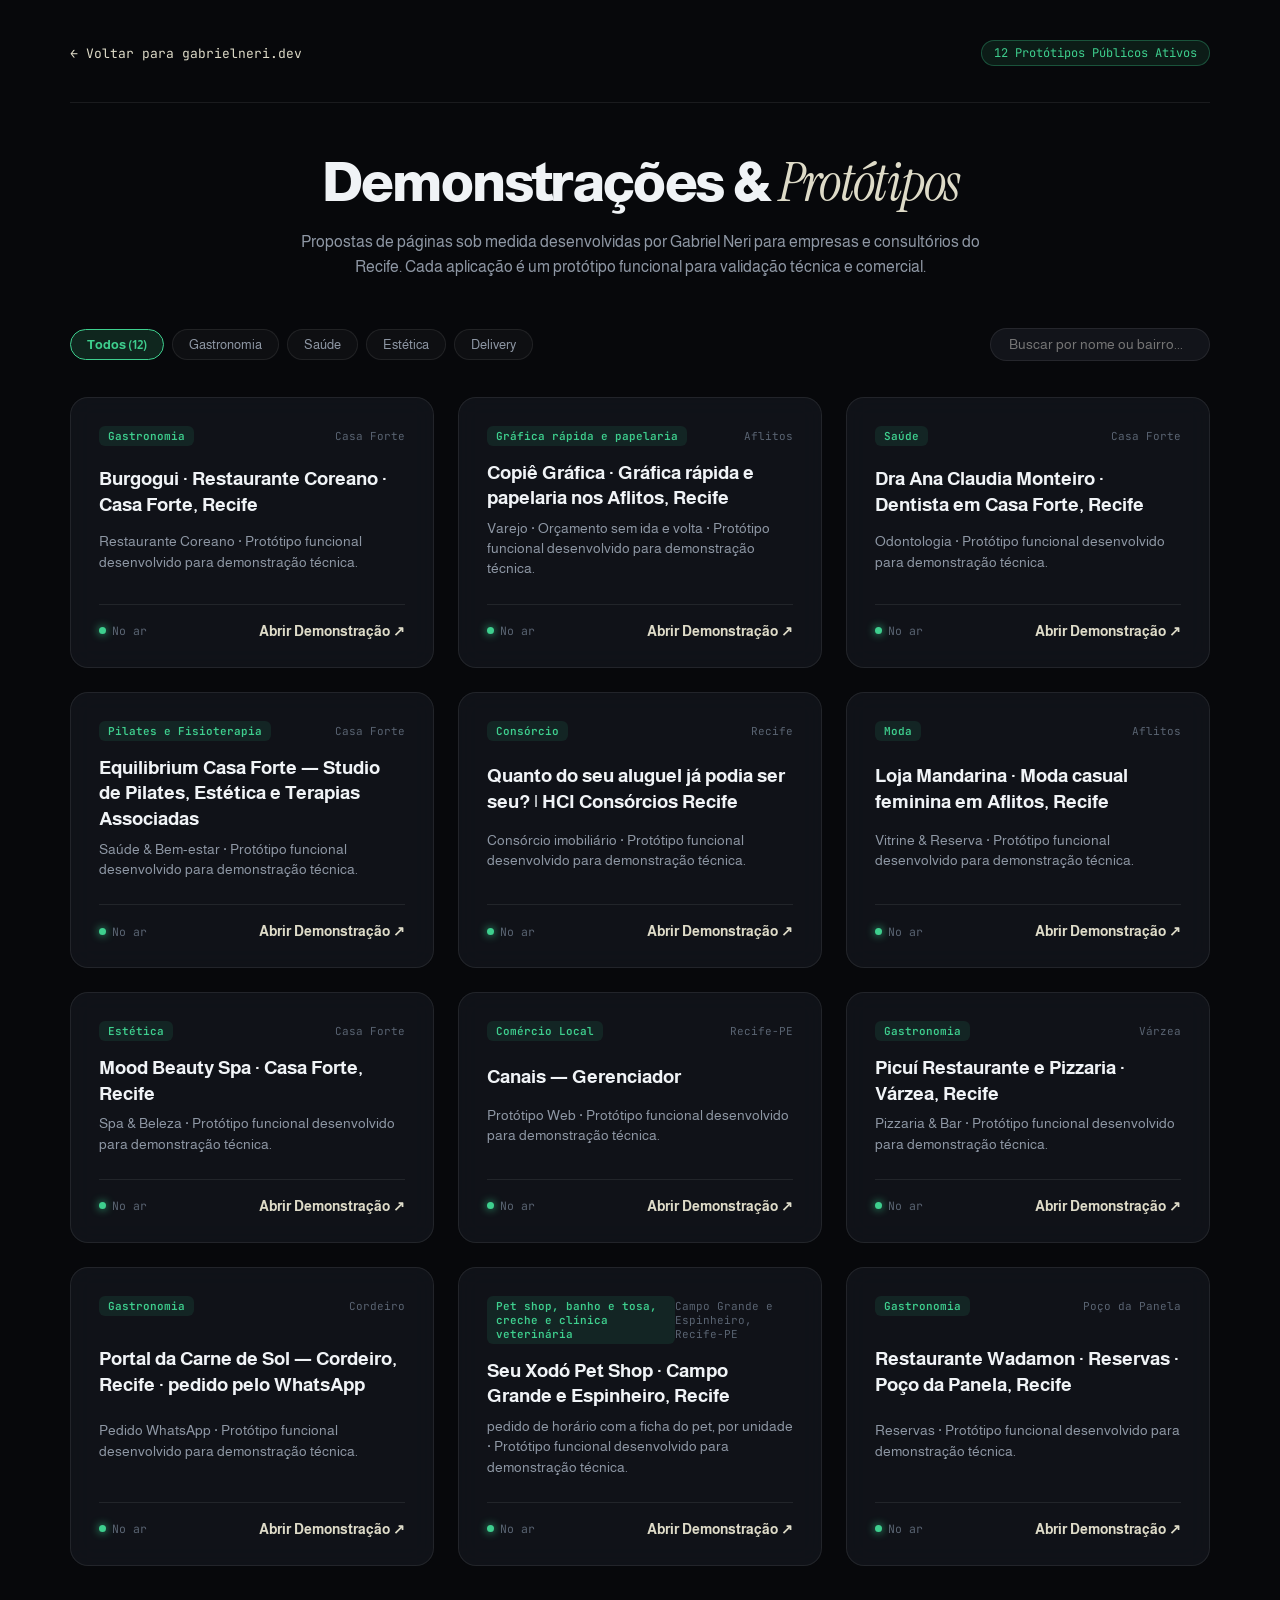
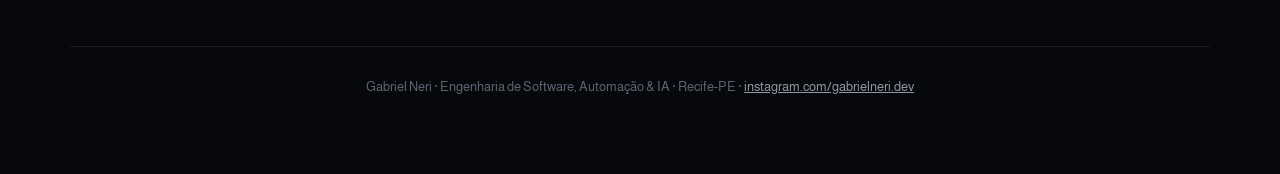
<file: index.html>
<!doctype html>
<html lang="pt-BR">
<head>
  <meta charset="utf-8">
  <meta name="viewport" content="width=device-width, initial-scale=1">
  <title>Demonstrações &amp; Protótipos · Gabriel Neri</title>
  <meta name="description" content="Índice de protótipos de sites e sistemas desenvolvidos por Gabriel Neri para empresas no Recife.">
  <meta name="robots" content="noindex">
  <link rel="preconnect" href="https://fonts.googleapis.com">
  <link rel="preconnect" href="https://fonts.gstatic.com" crossorigin>
  <link href="https://fonts.googleapis.com/css2?family=Almarai:wght@300;400;700;800&family=Instrument+Serif:ital@1&family=JetBrains+Mono:wght@400;500;600&display=swap" rel="stylesheet">
  <style>
    :root {
      --bg: #07080b;
      --bg-card: rgba(18, 21, 28, 0.85);
      --bg-card-hover: rgba(26, 31, 42, 0.95);
      --border: rgba(255, 255, 255, 0.08);
      --border-focus: #3ecf8e;
      --primary: #DEDBC8;
      --emerald: #3ECF8E;
      --emerald-glow: rgba(62, 207, 142, 0.25);
      --text: #f0f3f6;
      --text-muted: #8e97a4;
      --text-dim: #5a6472;
      --font-almarai: 'Almarai', sans-serif;
      --font-serif: 'Instrument Serif', serif;
      --font-mono: 'JetBrains Mono', monospace;
    }
    * { box-sizing: border-box; margin: 0; padding: 0; font-family: var(--font-almarai); }
    body { background-color: var(--bg); color: var(--text); min-height: 100vh; padding: 40px 20px 80px; -webkit-font-smoothing: antialiased; }
    .wrap { max-width: 1140px; margin: 0 auto; }
    
    header { display: flex; flex-wrap: wrap; justify-content: space-between; align-items: center; gap: 20px; padding-bottom: 36px; border-bottom: 1px solid var(--border); margin-bottom: 44px; }
    .back-link { display: inline-flex; align-items: center; gap: 8px; font-family: var(--font-mono); font-size: 13px; color: var(--primary); text-decoration: none; transition: transform 0.2s; }
    .back-link:hover { transform: translateX(-4px); }
    .header-badge { font-family: var(--font-mono); font-size: 12px; color: var(--emerald); background: rgba(62, 207, 142, 0.1); border: 1px solid rgba(62, 207, 142, 0.3); padding: 4px 12px; border-radius: 100px; }
    
    .hero-title-area { text-align: center; max-width: 720px; margin: 0 auto 48px; }
    h1 { font-size: clamp(2rem, 4.5vw, 3.4rem); font-weight: 800; letter-spacing: -0.03em; margin-bottom: 12px; color: var(--text); }
    h1 .serif-accent { font-family: var(--font-serif); font-style: italic; font-weight: 400; color: var(--primary); }
    .hero-desc { color: var(--text-muted); font-size: 15.5px; line-height: 1.6; }

    .search-filter-bar { display: flex; flex-wrap: wrap; gap: 12px; justify-content: space-between; align-items: center; margin-bottom: 36px; }
    .filter-pills { display: flex; flex-wrap: wrap; gap: 8px; }
    .filter-btn { background: rgba(255, 255, 255, 0.03); border: 1px solid var(--border); color: var(--text-muted); padding: 7px 16px; border-radius: 100px; font-size: 13px; cursor: pointer; transition: all 0.2s; }
    .filter-btn:hover { color: var(--text); background: rgba(255, 255, 255, 0.08); }
    .filter-btn.active { background: rgba(62, 207, 142, 0.15); border-color: var(--emerald); color: var(--emerald); font-weight: 700; }
    
    .search-box input { background: #12141a; border: 1px solid var(--border); border-radius: 100px; padding: 8px 18px; color: var(--text); font-size: 13.5px; width: 220px; outline: none; }
    .search-box input:focus { border-color: var(--emerald); }

    .demos-grid { display: grid; grid-template-columns: repeat(auto-fill, minmax(330px, 1fr)); gap: 24px; }
    .demo-card { background: var(--bg-card); border: 1px solid var(--border); border-radius: 18px; padding: 28px; display: flex; flex-direction: column; justify-content: space-between; transition: all 0.25s ease; backdrop-filter: blur(12px); }
    .demo-card:hover { background: var(--bg-card-hover); border-color: var(--border-focus); transform: translateY(-4px); box-shadow: 0 16px 40px rgba(0, 0, 0, 0.6); }
    
    .demo-card-top { display: flex; justify-content: space-between; align-items: center; margin-bottom: 14px; }
    .niche-pill { font-family: var(--font-mono); font-size: 11px; font-weight: 600; color: var(--emerald); background: rgba(62, 207, 142, 0.1); padding: 3px 9px; border-radius: 6px; }
    .local-pill { font-family: var(--font-mono); font-size: 11px; color: var(--text-dim); }
    
    .demo-title { font-size: 19px; font-weight: 700; color: var(--text); line-height: 1.35; margin-bottom: 8px; }
    .demo-sub { font-size: 13.5px; color: var(--text-muted); line-height: 1.5; margin-bottom: 24px; }
    
    .demo-card-foot { display: flex; justify-content: space-between; align-items: center; padding-top: 18px; border-top: 1px solid var(--border); }
    .live-dot-wrap { display: inline-flex; align-items: center; gap: 6px; font-family: var(--font-mono); font-size: 11.5px; color: var(--text-dim); }
    .live-dot { width: 7px; height: 7px; background: var(--emerald); border-radius: 50%; box-shadow: 0 0 8px var(--emerald); }
    .open-btn { color: var(--primary); font-size: 14px; font-weight: 700; text-decoration: none; display: inline-flex; align-items: center; gap: 4px; transition: gap 0.2s; }
    .open-btn:hover { gap: 8px; text-decoration: underline; color: #ffffff; }

    footer { margin-top: 80px; padding-top: 32px; border-top: 1px solid var(--border); text-align: center; font-size: 13px; color: var(--text-dim); }
  </style>
</head>
<body>
  <div class="wrap">
    <header>
      <a class="back-link" href="https://gabrielhenriqueneri.github.io/">← Voltar para gabrielneri.dev</a>
      <span class="header-badge">12 Protótipos Públicos Ativos</span>
    </header>

    <div class="hero-title-area">
      <h1>Demonstrações &amp; <span class="serif-accent font-serif-italic">Protótipos</span></h1>
      <p class="hero-desc">Propostas de páginas sob medida desenvolvidas por Gabriel Neri para empresas e consultórios do Recife. Cada aplicação é um protótipo funcional para validação técnica e comercial.</p>
    </div>

    <div class="search-filter-bar">
      <div class="filter-pills">
        <button class="filter-btn active" data-filter="all">Todos (12)</button>
        <button class="filter-btn" data-filter="gastronomia">Gastronomia</button>
        <button class="filter-btn" data-filter="saúde">Saúde</button>
        <button class="filter-btn" data-filter="estética">Estética</button>
        <button class="filter-btn" data-filter="delivery">Delivery</button>
      </div>
      <div class="search-box">
        <input type="text" id="searchInput" placeholder="Buscar por nome ou bairro...">
      </div>
    </div>

    <div class="demos-grid" id="demosGrid">
      
      <div class="demo-card" data-niche="gastronomia">
        <div class="demo-card-top">
          <span class="niche-pill">Gastronomia</span>
          <span class="local-pill">Casa Forte</span>
        </div>
        <h3 class="demo-title">Burgogui · Restaurante Coreano · Casa Forte, Recife</h3>
        <p class="demo-sub">Restaurante Coreano · Protótipo funcional desenvolvido para demonstração técnica.</p>
        <div class="demo-card-foot">
          <span class="live-dot-wrap"><span class="live-dot"></span> No ar</span>
          <a class="open-btn" href="burgogui/">Abrir Demonstração ↗</a>
        </div>
      </div>

      <div class="demo-card" data-niche="gráfica rápida e papelaria">
        <div class="demo-card-top">
          <span class="niche-pill">Gráfica rápida e papelaria</span>
          <span class="local-pill">Aflitos</span>
        </div>
        <h3 class="demo-title">Copiê Gráfica · Gráfica rápida e papelaria nos Aflitos, Recife</h3>
        <p class="demo-sub">Varejo · Orçamento sem ida e volta · Protótipo funcional desenvolvido para demonstração técnica.</p>
        <div class="demo-card-foot">
          <span class="live-dot-wrap"><span class="live-dot"></span> No ar</span>
          <a class="open-btn" href="copie-grafica/">Abrir Demonstração ↗</a>
        </div>
      </div>

      <div class="demo-card" data-niche="saúde">
        <div class="demo-card-top">
          <span class="niche-pill">Saúde</span>
          <span class="local-pill">Casa Forte</span>
        </div>
        <h3 class="demo-title">Dra Ana Claudia Monteiro · Dentista em Casa Forte, Recife</h3>
        <p class="demo-sub">Odontologia · Protótipo funcional desenvolvido para demonstração técnica.</p>
        <div class="demo-card-foot">
          <span class="live-dot-wrap"><span class="live-dot"></span> No ar</span>
          <a class="open-btn" href="dra-ana-claudia-monteiro/">Abrir Demonstração ↗</a>
        </div>
      </div>

      <div class="demo-card" data-niche="pilates e fisioterapia">
        <div class="demo-card-top">
          <span class="niche-pill">Pilates e Fisioterapia</span>
          <span class="local-pill">Casa Forte</span>
        </div>
        <h3 class="demo-title">Equilibrium Casa Forte — Studio de Pilates, Estética e Terapias Associadas</h3>
        <p class="demo-sub">Saúde & Bem-estar · Protótipo funcional desenvolvido para demonstração técnica.</p>
        <div class="demo-card-foot">
          <span class="live-dot-wrap"><span class="live-dot"></span> No ar</span>
          <a class="open-btn" href="equilibrium-casa-forte/">Abrir Demonstração ↗</a>
        </div>
      </div>

      <div class="demo-card" data-niche="consórcio">
        <div class="demo-card-top">
          <span class="niche-pill">Consórcio</span>
          <span class="local-pill">Recife</span>
        </div>
        <h3 class="demo-title">Quanto do seu aluguel já podia ser seu? | HCI Consórcios Recife</h3>
        <p class="demo-sub">Consórcio imobiliário · Protótipo funcional desenvolvido para demonstração técnica.</p>
        <div class="demo-card-foot">
          <span class="live-dot-wrap"><span class="live-dot"></span> No ar</span>
          <a class="open-btn" href="hci-consorcios/">Abrir Demonstração ↗</a>
        </div>
      </div>

      <div class="demo-card" data-niche="moda">
        <div class="demo-card-top">
          <span class="niche-pill">Moda</span>
          <span class="local-pill">Aflitos</span>
        </div>
        <h3 class="demo-title">Loja Mandarina · Moda casual feminina em Aflitos, Recife</h3>
        <p class="demo-sub">Vitrine & Reserva · Protótipo funcional desenvolvido para demonstração técnica.</p>
        <div class="demo-card-foot">
          <span class="live-dot-wrap"><span class="live-dot"></span> No ar</span>
          <a class="open-btn" href="loja-mandarina/">Abrir Demonstração ↗</a>
        </div>
      </div>

      <div class="demo-card" data-niche="estética">
        <div class="demo-card-top">
          <span class="niche-pill">Estética</span>
          <span class="local-pill">Casa Forte</span>
        </div>
        <h3 class="demo-title">Mood Beauty Spa · Casa Forte, Recife</h3>
        <p class="demo-sub">Spa & Beleza · Protótipo funcional desenvolvido para demonstração técnica.</p>
        <div class="demo-card-foot">
          <span class="live-dot-wrap"><span class="live-dot"></span> No ar</span>
          <a class="open-btn" href="mood-beauty-spa/">Abrir Demonstração ↗</a>
        </div>
      </div>

      <div class="demo-card" data-niche="comércio local">
        <div class="demo-card-top">
          <span class="niche-pill">Comércio Local</span>
          <span class="local-pill">Recife-PE</span>
        </div>
        <h3 class="demo-title">Canais — Gerenciador</h3>
        <p class="demo-sub">Protótipo Web · Protótipo funcional desenvolvido para demonstração técnica.</p>
        <div class="demo-card-foot">
          <span class="live-dot-wrap"><span class="live-dot"></span> No ar</span>
          <a class="open-btn" href="notion-app/">Abrir Demonstração ↗</a>
        </div>
      </div>

      <div class="demo-card" data-niche="gastronomia">
        <div class="demo-card-top">
          <span class="niche-pill">Gastronomia</span>
          <span class="local-pill">Várzea</span>
        </div>
        <h3 class="demo-title">Picuí Restaurante e Pizzaria · Várzea, Recife</h3>
        <p class="demo-sub">Pizzaria & Bar · Protótipo funcional desenvolvido para demonstração técnica.</p>
        <div class="demo-card-foot">
          <span class="live-dot-wrap"><span class="live-dot"></span> No ar</span>
          <a class="open-btn" href="picui/">Abrir Demonstração ↗</a>
        </div>
      </div>

      <div class="demo-card" data-niche="gastronomia">
        <div class="demo-card-top">
          <span class="niche-pill">Gastronomia</span>
          <span class="local-pill">Cordeiro</span>
        </div>
        <h3 class="demo-title">Portal da Carne de Sol — Cordeiro, Recife · pedido pelo WhatsApp</h3>
        <p class="demo-sub">Pedido WhatsApp · Protótipo funcional desenvolvido para demonstração técnica.</p>
        <div class="demo-card-foot">
          <span class="live-dot-wrap"><span class="live-dot"></span> No ar</span>
          <a class="open-btn" href="portal-da-carne-de-sol/">Abrir Demonstração ↗</a>
        </div>
      </div>

      <div class="demo-card" data-niche="pet shop, banho e tosa, creche e clínica veterinária">
        <div class="demo-card-top">
          <span class="niche-pill">Pet shop, banho e tosa, creche e clínica veterinária</span>
          <span class="local-pill">Campo Grande e Espinheiro, Recife-PE</span>
        </div>
        <h3 class="demo-title">Seu Xodó Pet Shop · Campo Grande e Espinheiro, Recife</h3>
        <p class="demo-sub">pedido de horário com a ficha do pet, por unidade · Protótipo funcional desenvolvido para demonstração técnica.</p>
        <div class="demo-card-foot">
          <span class="live-dot-wrap"><span class="live-dot"></span> No ar</span>
          <a class="open-btn" href="seu-xodo-pet-shop/">Abrir Demonstração ↗</a>
        </div>
      </div>

      <div class="demo-card" data-niche="gastronomia">
        <div class="demo-card-top">
          <span class="niche-pill">Gastronomia</span>
          <span class="local-pill">Poço da Panela</span>
        </div>
        <h3 class="demo-title">Restaurante Wadamon · Reservas · Poço da Panela, Recife</h3>
        <p class="demo-sub">Reservas · Protótipo funcional desenvolvido para demonstração técnica.</p>
        <div class="demo-card-foot">
          <span class="live-dot-wrap"><span class="live-dot"></span> No ar</span>
          <a class="open-btn" href="wadamon/">Abrir Demonstração ↗</a>
        </div>
      </div>
    </div>

    <footer>
      Gabriel Neri · Engenharia de Software, Automação &amp; IA · Recife-PE · <a href="https://www.instagram.com/gabrielneri.dev" target="_blank" style="color:var(--text-muted);">instagram.com/gabrielneri.dev</a>
    </footer>
  </div>

  <script>
    const filterBtns = document.querySelectorAll('.filter-btn');
    const cards = document.querySelectorAll('.demo-card');
    const searchInput = document.getElementById('searchInput');

    function filterItems() {
      const activeFilter = document.querySelector('.filter-btn.active').getAttribute('data-filter');
      const searchVal = searchInput.value.toLowerCase().trim();

      cards.forEach(card => {
        const niche = card.getAttribute('data-niche') || '';
        const text = card.textContent.toLowerCase();
        const matchesFilter = activeFilter === 'all' || niche.includes(activeFilter);
        const matchesSearch = text.includes(searchVal);

        if (matchesFilter && matchesSearch) {
          card.style.display = 'flex';
        } else {
          card.style.display = 'none';
        }
      });
    }

    filterBtns.forEach(btn => {
      btn.addEventListener('click', () => {
        filterBtns.forEach(b => b.classList.remove('active'));
        btn.classList.add('active');
        filterItems();
      });
    });

    searchInput.addEventListener('input', filterItems);
  </script>
</body>
</html>
</file>
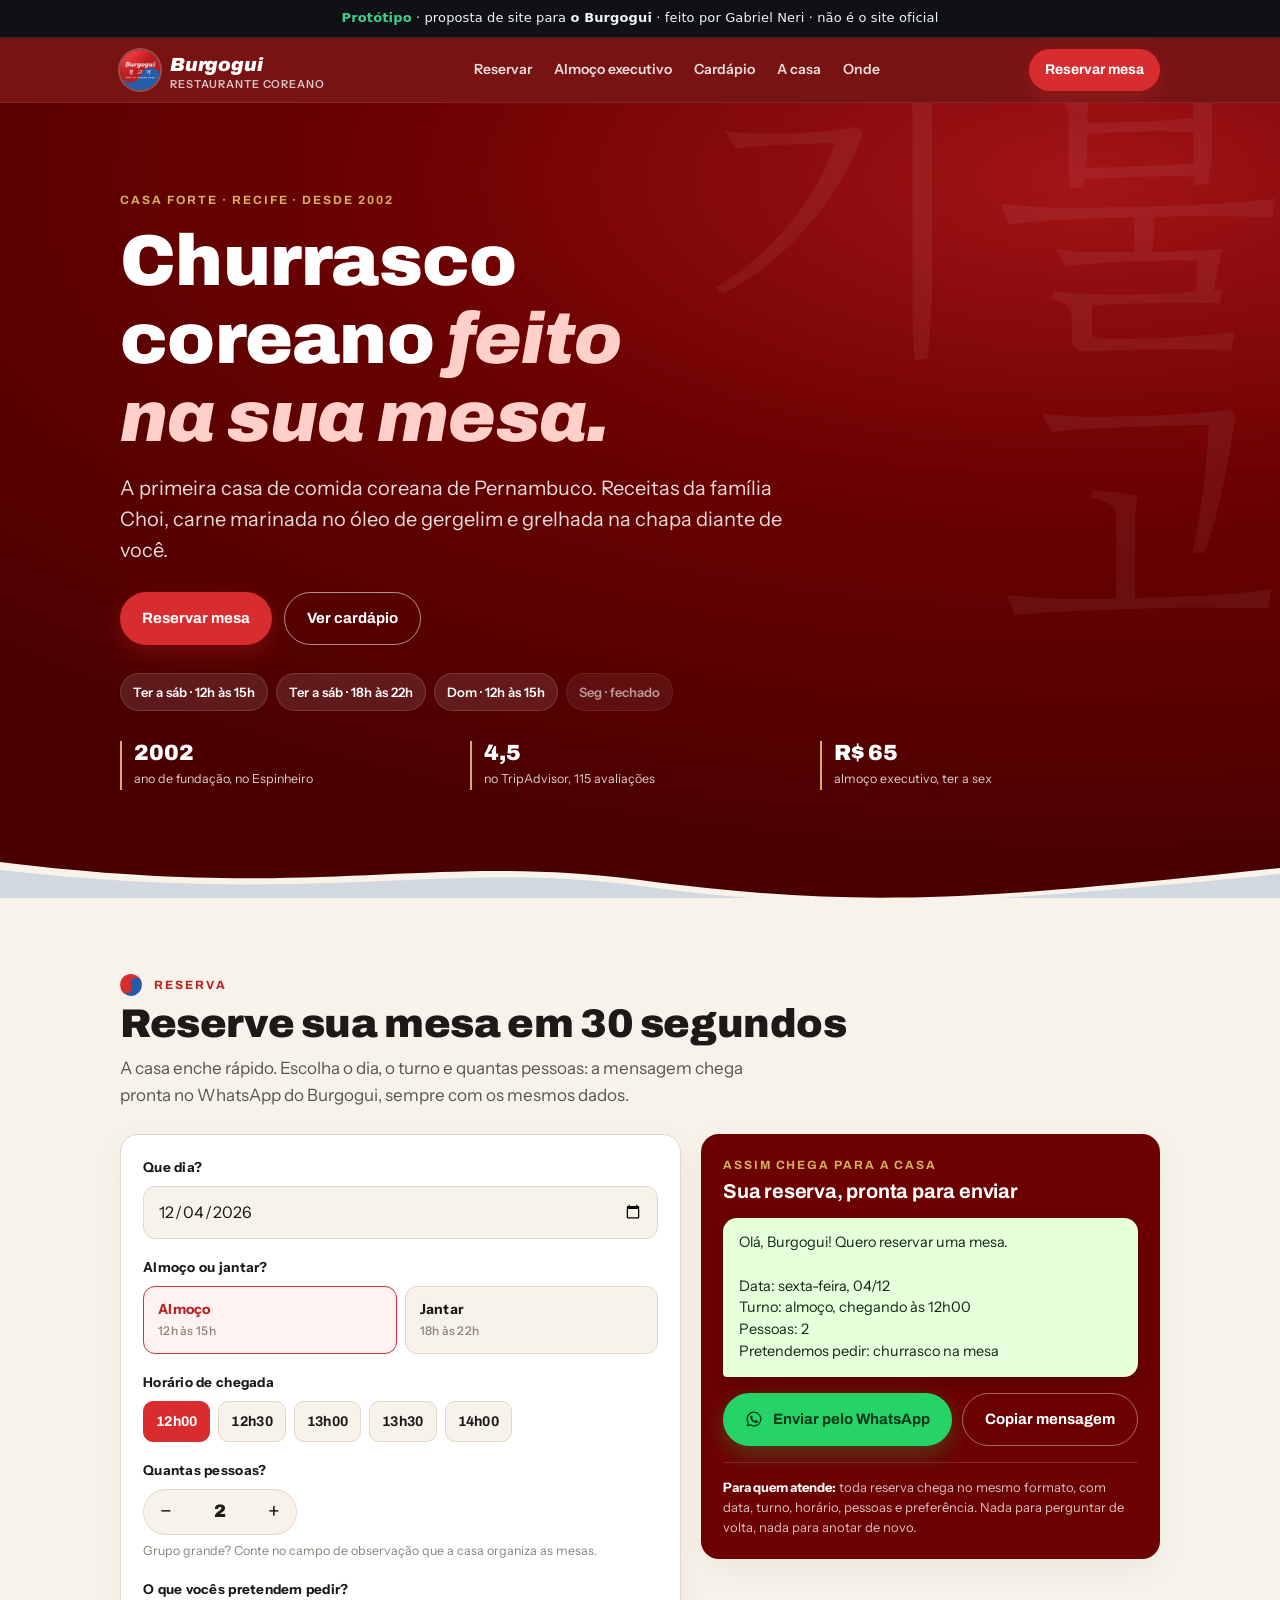
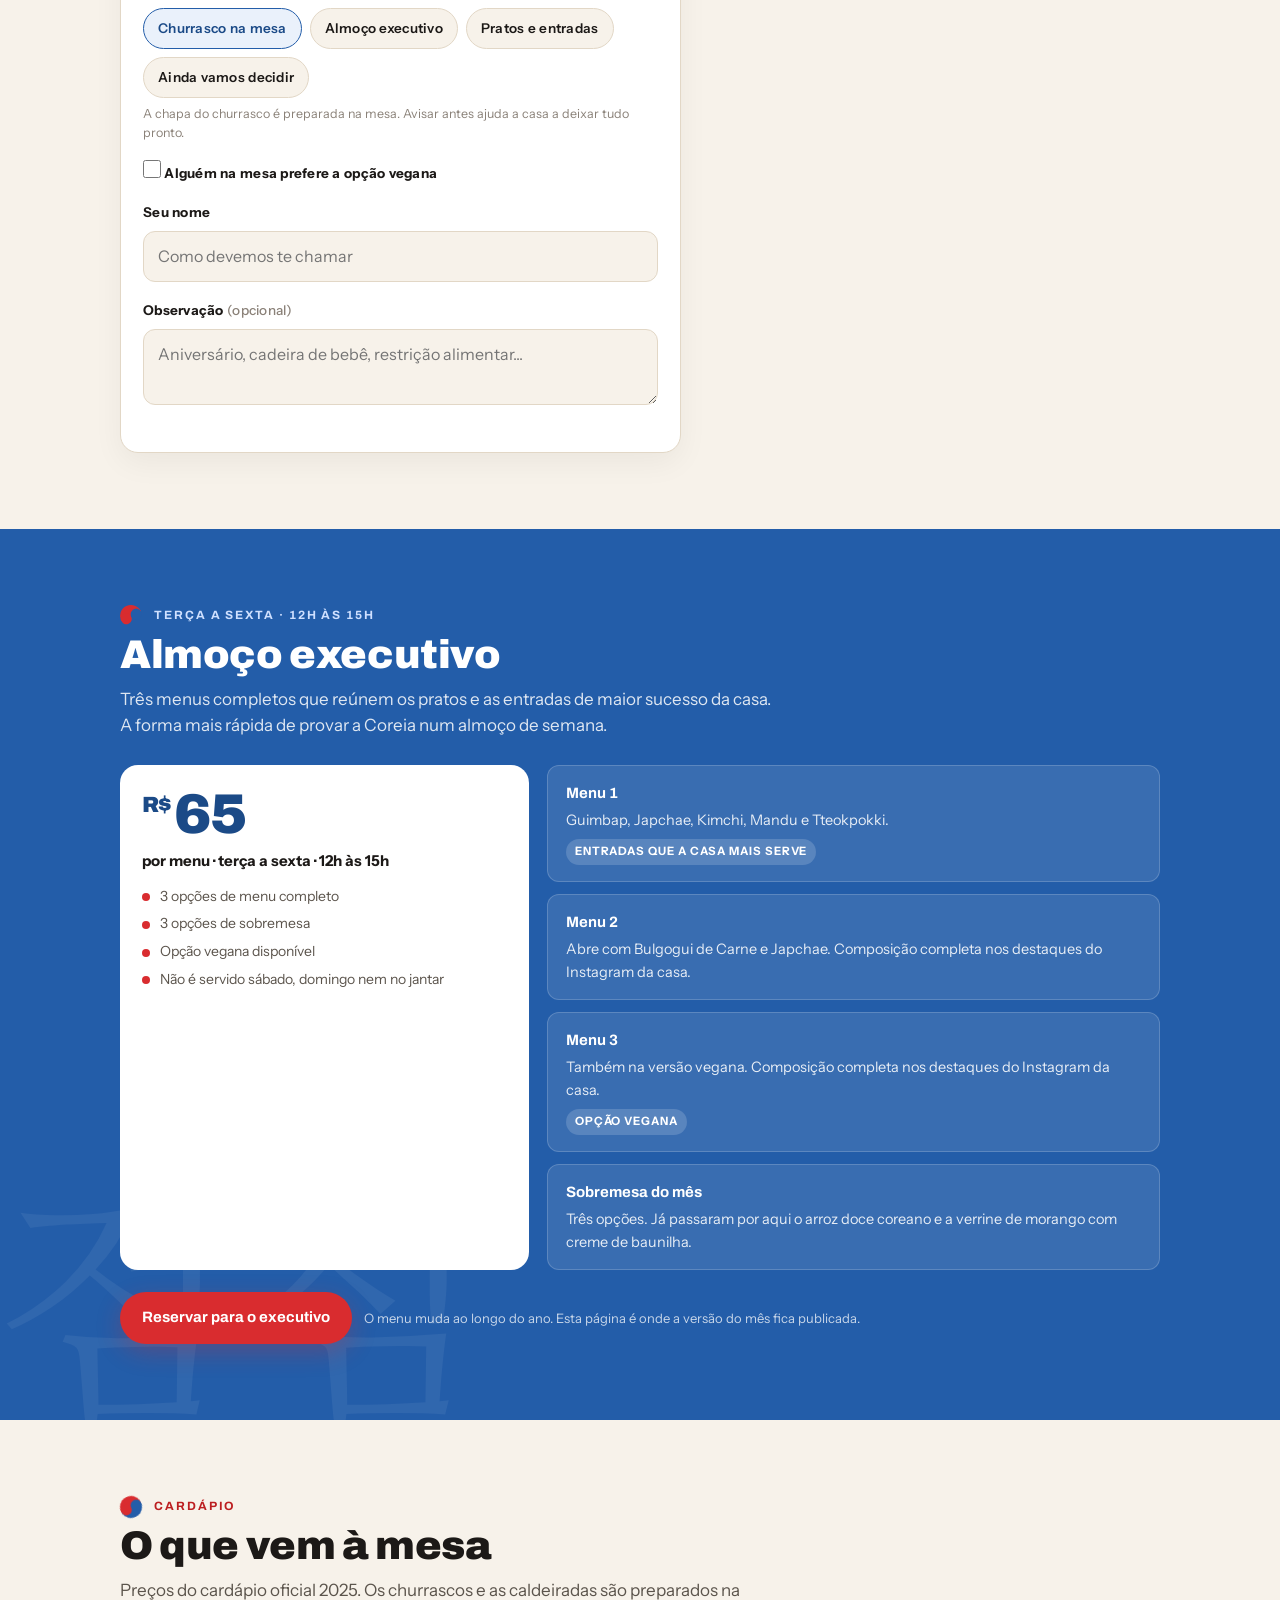
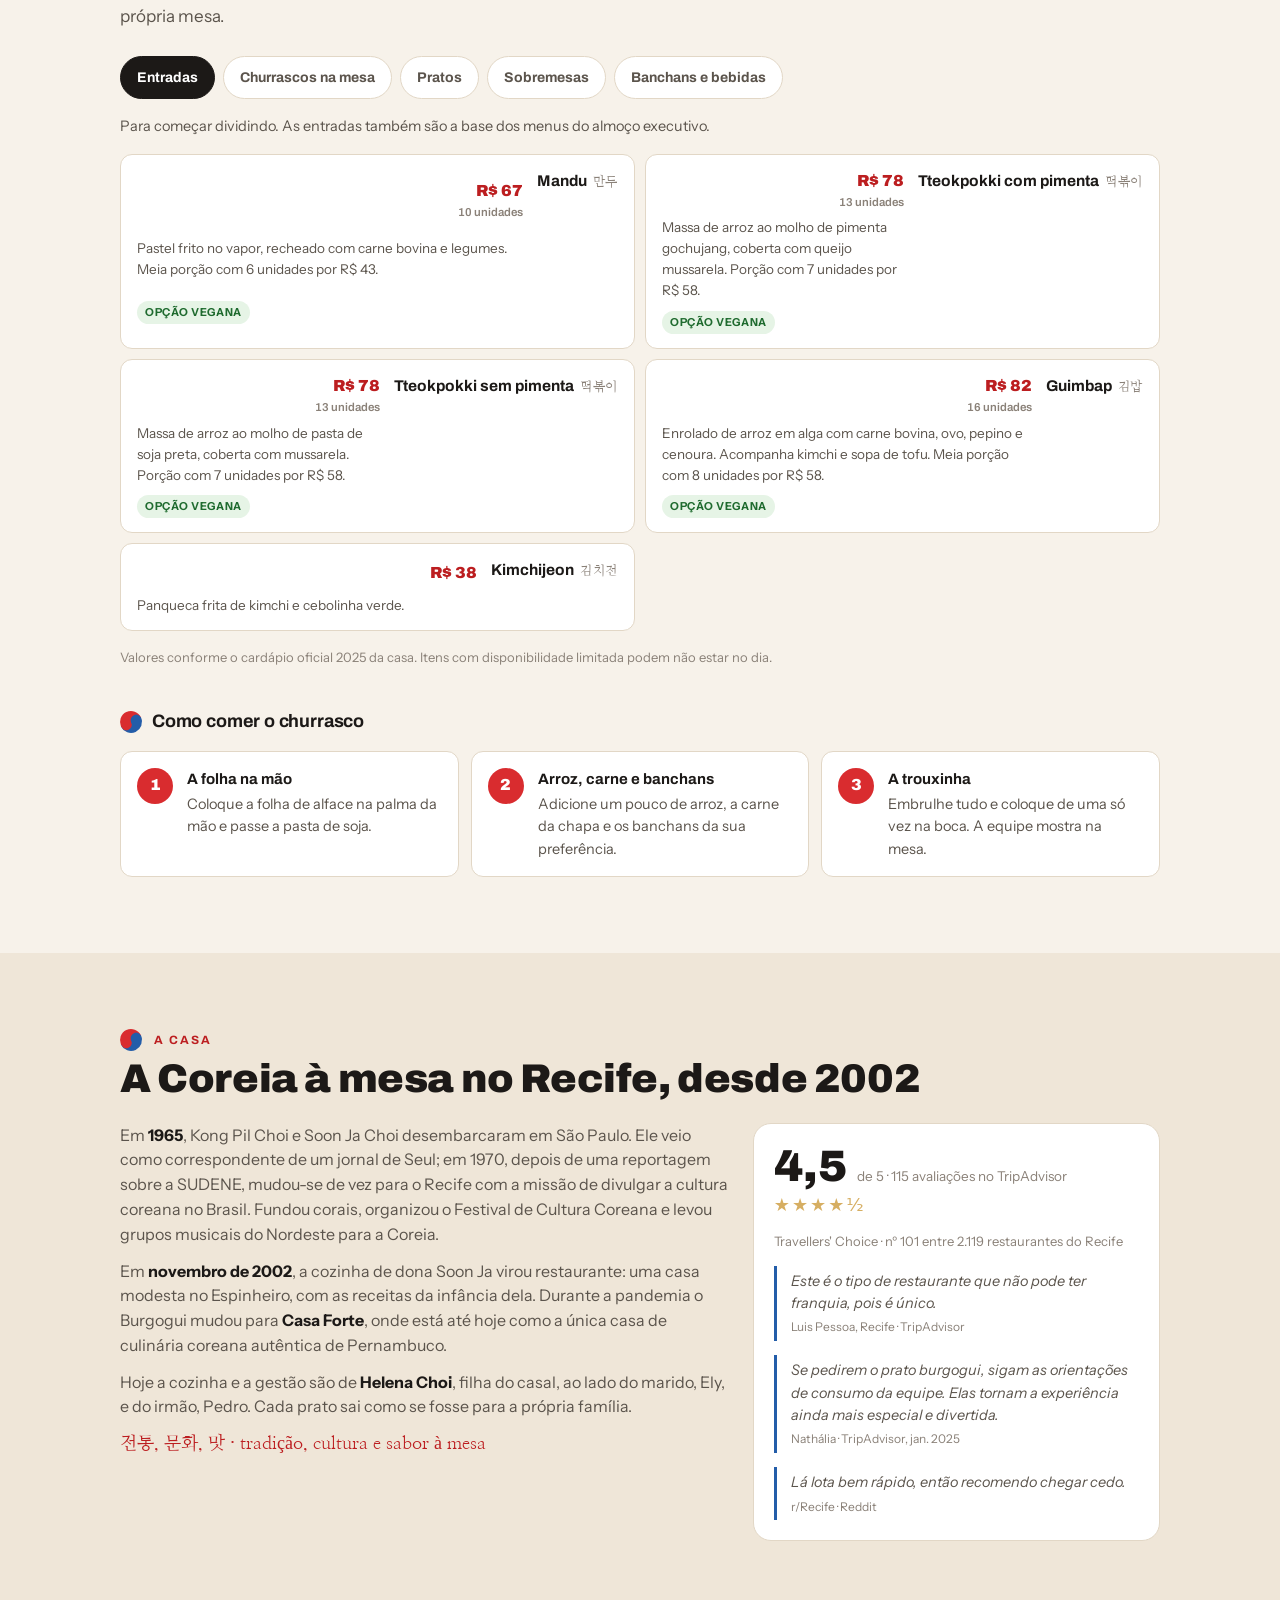
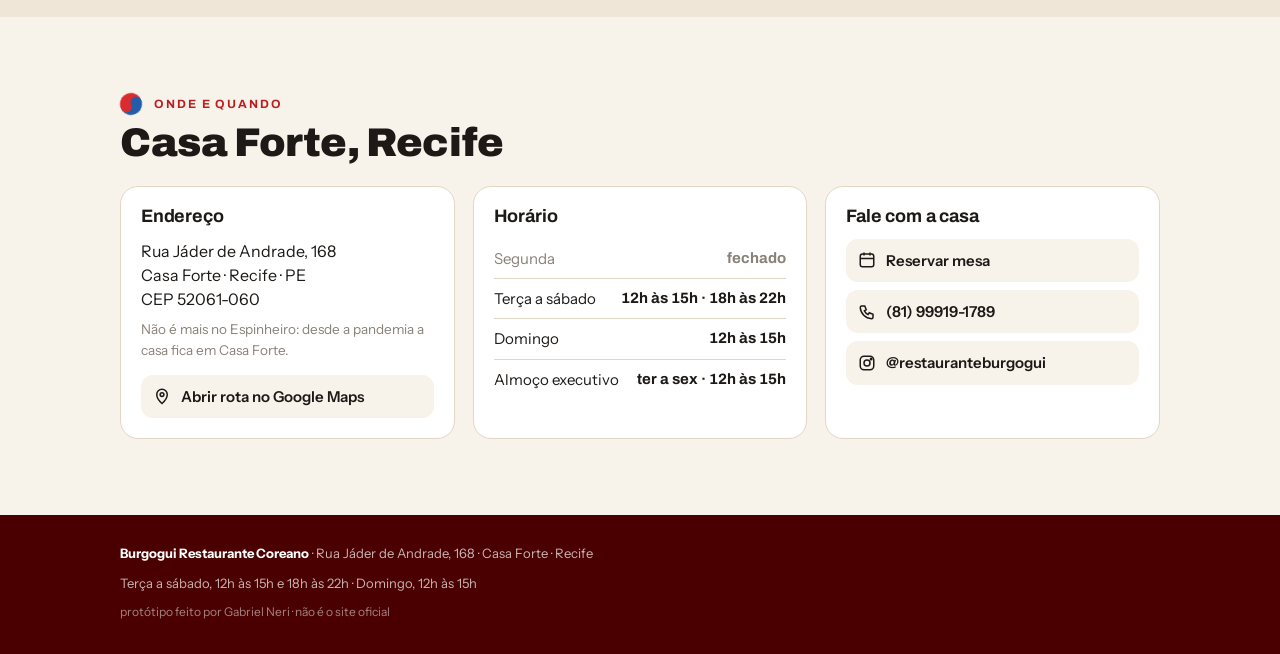
<file: burgogui/index.html>
<!doctype html>
<html lang="pt-BR">
<head>
<meta charset="utf-8">
<meta name="viewport" content="width=device-width, initial-scale=1">
<title>Burgogui · Restaurante Coreano · Casa Forte, Recife</title>
<meta name="description" content="Churrasco coreano feito na sua mesa, em Casa Forte, Recife, desde 2002. Reserve sua mesa pelo WhatsApp em 30 segundos.">
<link rel="preconnect" href="https://fonts.googleapis.com">
<link rel="preconnect" href="https://fonts.gstatic.com" crossorigin>
<link href="https://fonts.googleapis.com/css2?family=Archivo:ital,wght@0,500;0,700;0,900;1,700;1,900&family=Instrument+Sans:ital,wght@0,400;0,500;0,600;0,700;1,400&family=Nanum+Myeongjo:wght@400;700&display=swap" rel="stylesheet">
<style>
  :root{
    --red:#d92c2f; --red-deep:#bc1e20; --wine:#6c0101; --wine-deep:#4a0000;
    --blue:#235da9; --blue-deep:#1b4a87;
    --paper:#f7f2ea; --paper-2:#efe6d8; --line:#e2d7c6;
    --ink:#1c1917; --ink-soft:#5b544c; --ink-mute:#8a8178;
    --gold:#d6ae62; --white:#ffffff;
    --wa:#25d366;
    --radius:18px; --radius-s:12px;
    --font-display:"Archivo","Instrument Sans",system-ui,sans-serif;
    --font-body:"Instrument Sans",system-ui,-apple-system,"Segoe UI",sans-serif;
    --font-kr:"Nanum Myeongjo","Apple SD Gothic Neo","Malgun Gothic",serif;
  }
  *{box-sizing:border-box;margin:0;padding:0}
  html{scroll-behavior:smooth;-webkit-text-size-adjust:100%}
  body{font-family:var(--font-body);color:var(--ink);background:var(--paper);line-height:1.55;font-size:16px;padding-bottom:84px}
  img{max-width:100%;display:block}
  a{color:inherit}
  button,input,select,textarea{font:inherit;color:inherit}
  .wrap{width:min(100% - 32px,1040px);margin-inline:auto}
  .kr{font-family:var(--font-kr);font-weight:700;letter-spacing:.04em}
  .eyebrow{font-family:var(--font-display);font-weight:700;font-size:12px;letter-spacing:.16em;text-transform:uppercase}
  h1,h2,h3{font-family:var(--font-display);line-height:1.08;letter-spacing:-.01em}
  h2{font-size:clamp(28px,5vw,40px);font-weight:900}
  h3{font-size:18px;font-weight:700}
  .sub{color:var(--ink-soft);max-width:60ch;margin-top:10px;font-size:17px}
  section{padding:56px 0}
  .btn{display:inline-flex;align-items:center;justify-content:center;gap:10px;border:0;cursor:pointer;border-radius:999px;padding:14px 22px;font-family:var(--font-display);font-weight:700;font-size:15px;text-decoration:none;transition:transform .12s ease,background .15s ease,box-shadow .15s ease;white-space:nowrap}
  .btn:active{transform:translateY(1px)}
  .btn-red{background:var(--red);color:var(--white);box-shadow:0 8px 24px rgba(217,44,47,.28)}
  .btn-red:hover{background:var(--red-deep)}
  .btn-ghost{background:transparent;color:var(--white);border:1.5px solid rgba(255,255,255,.55)}
  .btn-ghost:hover{border-color:var(--white);background:rgba(255,255,255,.08)}
  .btn-wa{background:var(--wa);color:#073b1b;box-shadow:0 8px 24px rgba(37,211,102,.28)}
  .btn-wa:hover{background:#1fc45a}
  .btn-line{background:transparent;color:var(--ink);border:1.5px solid var(--line)}
  .btn-line:hover{border-color:var(--ink)}

  /* taegeuk marker: red on top, blue below, S-curve */
  .tg{position:relative;display:inline-block;width:22px;height:22px;border-radius:50%;overflow:hidden;background:linear-gradient(180deg,var(--red) 50%,var(--blue) 50%);transform:rotate(-25deg);flex:none;vertical-align:middle}
  .tg::before,.tg::after{content:"";position:absolute;top:25%;width:50%;height:50%;border-radius:50%}
  .tg::before{left:0;background:var(--red)}
  .tg::after{right:0;background:var(--blue)}
  .sec-head{display:flex;align-items:center;gap:12px;margin-bottom:6px}
  .sec-head .eyebrow{color:var(--red-deep)}

  /* top bar */
  .topbar{position:sticky;top:0;z-index:20;background:rgba(108,1,1,.92);backdrop-filter:blur(10px);-webkit-backdrop-filter:blur(10px);color:var(--white);border-bottom:1px solid rgba(255,255,255,.08)}
  .topbar .wrap{display:flex;align-items:center;justify-content:space-between;gap:12px;height:64px}
  .brand{display:flex;align-items:center;gap:10px;text-decoration:none}
  .brand img{width:40px;height:40px;border-radius:50%;box-shadow:0 0 0 2px rgba(255,255,255,.25)}
  .brand b{font-family:var(--font-display);font-style:italic;font-weight:900;font-size:19px;letter-spacing:-.01em}
  .brand small{display:block;font-size:11px;opacity:.75;letter-spacing:.08em;text-transform:uppercase;font-weight:600;font-style:normal;line-height:1}
  .nav{display:none;gap:22px;font-size:14px;font-weight:600}
  .nav a{text-decoration:none;opacity:.85}
  .nav a:hover{opacity:1}
  .topbar .btn{padding:10px 16px;font-size:14px}

  /* hero */
  .hero{background:radial-gradient(120% 90% at 85% 10%,#a31417 0%,var(--wine) 45%,var(--wine-deep) 100%);color:var(--white);padding:52px 0 44px;position:relative;overflow:hidden}
  .hero .kr-bg{position:absolute;right:-8px;top:-18px;font-size:clamp(150px,34vw,300px);line-height:1;color:rgba(255,255,255,.055);font-family:var(--font-kr);writing-mode:vertical-rl;pointer-events:none;user-select:none}
  .hero .wrap{position:relative}
  .hero .eyebrow{color:var(--gold)}
  .hero h1{font-size:clamp(38px,8.5vw,72px);font-weight:900;margin:14px 0 16px;max-width:12ch}
  .hero h1 em{font-style:italic;color:#ffd0c9}
  .hero p.lead{font-size:clamp(17px,2.4vw,20px);max-width:52ch;color:rgba(255,255,255,.86)}
  .hero .ctas{display:flex;flex-wrap:wrap;gap:12px;margin-top:26px}
  .hours{display:flex;flex-wrap:wrap;gap:8px;margin-top:28px}
  .hours span{font-size:13px;font-weight:600;padding:8px 12px;border-radius:999px;background:rgba(255,255,255,.1);border:1px solid rgba(255,255,255,.14)}
  .hours span.closed{opacity:.6}
  .facts{display:grid;grid-template-columns:repeat(3,1fr);gap:10px;margin-top:30px}
  .fact{border-left:2px solid var(--gold);padding-left:12px}
  .fact b{display:block;font-family:var(--font-display);font-size:22px;font-weight:900;line-height:1.1}
  .fact span{font-size:12.5px;opacity:.8}

  /* wave divider */
  .wave{display:block;width:100%;height:36px;background:var(--wine-deep)}
  .wave svg{display:block;width:100%;height:100%}

  /* reserva */
  .reserva{background:var(--paper)}
  .grid-res{display:grid;gap:20px;margin-top:26px}
  .card{background:var(--white);border:1px solid var(--line);border-radius:var(--radius);padding:22px;box-shadow:0 10px 30px rgba(28,25,23,.05)}
  .field{margin-bottom:18px}
  .field label,.field .lbl{display:block;font-weight:700;font-size:13.5px;letter-spacing:.02em;margin-bottom:8px;color:var(--ink)}
  .field .hint{font-size:12.5px;color:var(--ink-mute);margin-top:6px}
  .field .hint.warn{color:var(--red-deep);font-weight:600}
  input[type=date],input[type=text],select,textarea{width:100%;border:1.5px solid var(--line);background:var(--paper);border-radius:var(--radius-s);padding:12px 14px;outline:none;transition:border .15s}
  input:focus,select:focus,textarea:focus{border-color:var(--blue)}
  textarea{min-height:76px;resize:vertical}
  .seg{display:grid;grid-template-columns:1fr 1fr;gap:8px}
  .seg input{position:absolute;opacity:0;pointer-events:none}
  .seg label{display:flex;flex-direction:column;align-items:flex-start;gap:2px;border:1.5px solid var(--line);border-radius:var(--radius-s);padding:12px 14px;cursor:pointer;background:var(--paper);font-weight:700;font-size:14px;margin:0;transition:all .15s}
  .seg label small{font-weight:500;color:var(--ink-mute);font-size:12px}
  .seg input:checked + label{border-color:var(--red);background:#fff3f2;color:var(--red-deep)}
  .seg input:disabled + label{opacity:.45;cursor:not-allowed}
  .chips{display:flex;flex-wrap:wrap;gap:8px}
  .chips input{position:absolute;opacity:0;pointer-events:none}
  .chips label{border:1.5px solid var(--line);border-radius:999px;padding:9px 14px;font-size:13.5px;font-weight:600;cursor:pointer;background:var(--paper);margin:0;transition:all .15s}
  .chips input:checked + label{border-color:var(--blue);background:#eaf1fb;color:var(--blue-deep)}
  .chips input:disabled + label{opacity:.45;cursor:not-allowed;text-decoration:line-through}
  .stepper{display:inline-flex;align-items:center;border:1.5px solid var(--line);border-radius:999px;background:var(--paper);overflow:hidden}
  .stepper button{width:44px;height:44px;border:0;background:transparent;font-size:22px;cursor:pointer;color:var(--ink)}
  .stepper button:hover{background:var(--paper-2)}
  .stepper output{min-width:64px;text-align:center;font-family:var(--font-display);font-weight:900;font-size:18px}
  .slots{display:flex;flex-wrap:wrap;gap:8px}
  .slots input{position:absolute;opacity:0;pointer-events:none}
  .slots label{border:1.5px solid var(--line);border-radius:10px;padding:9px 12px;font-family:var(--font-display);font-weight:700;font-size:14px;cursor:pointer;background:var(--paper);margin:0;min-width:64px;text-align:center}
  .slots input:checked + label{border-color:var(--red);background:var(--red);color:var(--white)}
  .check{display:flex;align-items:center;gap:10px;font-weight:600;font-size:14px;cursor:pointer}
  .check input{width:18px;height:18px;accent-color:var(--blue)}

  .preview{background:var(--wine);color:var(--white);border:0;position:relative}
  .preview .eyebrow{color:var(--gold)}
  .preview h3{margin-top:6px;font-size:20px}
  .bubble{margin-top:16px;background:#e7ffdb;color:#0c2a14;border-radius:14px 14px 14px 4px;padding:14px 16px;font-size:14.5px;line-height:1.5;white-space:pre-wrap;font-family:var(--font-body);box-shadow:0 6px 18px rgba(0,0,0,.18)}
  .bubble b{font-weight:700}
  .preview .actions{display:flex;flex-wrap:wrap;gap:10px;margin-top:16px}
  .preview .note{margin-top:16px;font-size:13px;color:rgba(255,255,255,.75);border-top:1px solid rgba(255,255,255,.14);padding-top:14px}
  .preview .note b{color:var(--white)}
  .toast{position:fixed;left:50%;bottom:100px;transform:translateX(-50%) translateY(20px);background:var(--ink);color:var(--white);padding:10px 16px;border-radius:999px;font-size:14px;opacity:0;pointer-events:none;transition:all .25s;z-index:50}
  .toast.on{opacity:1;transform:translateX(-50%) translateY(0)}

  /* executivo */
  .exec{background:var(--blue);color:var(--white);position:relative;overflow:hidden}
  .exec .eyebrow{color:#cfe0ff}
  .exec .kr-bg{position:absolute;left:-10px;bottom:-30px;font-size:clamp(140px,30vw,260px);line-height:1;color:rgba(255,255,255,.06);font-family:var(--font-kr);pointer-events:none;user-select:none}
  .exec .wrap{position:relative}
  .exec-grid{display:grid;gap:18px;margin-top:26px}
  .price{background:var(--white);color:var(--ink);border-radius:var(--radius);padding:22px;display:flex;flex-direction:column;gap:6px}
  .price .big{font-family:var(--font-display);font-weight:900;font-size:56px;line-height:1;color:var(--blue-deep);letter-spacing:-.02em}
  .price .big sup{font-size:22px;vertical-align:top;top:.35em;position:relative;margin-right:4px}
  .price .when{font-weight:700;font-size:15px}
  .price ul{list-style:none;margin-top:8px;display:grid;gap:6px;font-size:14px;color:var(--ink-soft)}
  .price li::before{content:"";display:inline-block;width:8px;height:8px;border-radius:50%;background:var(--red);margin-right:10px;vertical-align:middle}
  .menus{display:grid;gap:12px}
  .menu{background:rgba(255,255,255,.1);border:1px solid rgba(255,255,255,.18);border-radius:var(--radius-s);padding:16px 18px}
  .menu b{font-family:var(--font-display);font-size:15px;display:block;margin-bottom:4px}
  .menu p{font-size:14.5px;color:rgba(255,255,255,.88)}
  .menu .tag{display:inline-block;margin-top:8px;font-size:11.5px;font-weight:700;letter-spacing:.08em;text-transform:uppercase;padding:4px 9px;border-radius:999px;background:rgba(255,255,255,.16)}
  .exec .cta{margin-top:22px;display:flex;flex-wrap:wrap;gap:12px;align-items:center}
  .exec .cta small{font-size:13px;color:rgba(255,255,255,.75)}

  /* cardápio */
  .tabs{display:flex;gap:8px;overflow-x:auto;padding:4px 0 10px;margin-top:22px;scrollbar-width:none}
  .tabs::-webkit-scrollbar{display:none}
  .tabs button{flex:none;border:1.5px solid var(--line);background:var(--white);border-radius:999px;padding:10px 16px;font-family:var(--font-display);font-weight:700;font-size:14px;cursor:pointer;color:var(--ink-soft)}
  .tabs button.on{background:var(--ink);color:var(--white);border-color:var(--ink)}
  .panel{display:none}
  .panel.on{display:block}
  .panel .intro{font-size:14.5px;color:var(--ink-soft);margin:6px 0 16px;max-width:64ch}
  .items{display:grid;gap:10px}
  .item{background:var(--white);border:1px solid var(--line);border-radius:var(--radius-s);padding:14px 16px;display:grid;grid-template-columns:1fr auto;gap:6px 14px;align-items:start}
  .item .n{font-family:var(--font-display);font-weight:700;font-size:15.5px}
  .item .n .kr{font-weight:400;color:var(--ink-mute);font-size:13px;margin-left:6px}
  .item .d{grid-column:1;font-size:13.5px;color:var(--ink-soft)}
  .item .p{font-family:var(--font-display);font-weight:900;font-size:16px;color:var(--red-deep);white-space:nowrap;grid-row:1 / span 2;align-self:center;text-align:right}
  .item .p small{display:block;font-size:11.5px;color:var(--ink-mute);font-weight:600}
  .item .badges{grid-column:1;display:flex;flex-wrap:wrap;gap:6px;margin-top:4px}
  .badge{font-size:11px;font-weight:700;letter-spacing:.06em;text-transform:uppercase;padding:3px 8px;border-radius:999px;background:var(--paper-2);color:var(--ink-soft)}
  .badge.veg{background:#e6f4e6;color:#1f6b2f}
  .badge.mesa{background:#fff0ee;color:var(--red-deep)}
  .badge.lim{background:#f4efe3;color:#7a5a12}
  .menu-foot{margin-top:16px;font-size:13px;color:var(--ink-mute)}

  /* como comer */
  .steps{display:grid;gap:12px;margin-top:18px}
  .step{background:var(--white);border:1px solid var(--line);border-radius:var(--radius-s);padding:16px;display:flex;gap:14px}
  .step .num{flex:none;width:36px;height:36px;border-radius:50%;background:var(--red);color:var(--white);display:grid;place-items:center;font-family:var(--font-display);font-weight:900}
  .step p{font-size:14.5px;color:var(--ink-soft)}
  .step b{display:block;font-family:var(--font-display);font-size:15px;color:var(--ink);margin-bottom:2px}

  /* casa */
  .casa{background:var(--paper-2)}
  .casa-grid{display:grid;gap:22px;margin-top:22px}
  .story p{margin-bottom:12px;font-size:16px;color:var(--ink-soft)}
  .story p b{color:var(--ink)}
  .story .sig{font-family:var(--font-kr);font-size:18px;color:var(--red-deep);margin-top:8px}
  .rating{background:var(--white);border:1px solid var(--line);border-radius:var(--radius);padding:20px}
  .rating .score{display:flex;align-items:baseline;gap:10px}
  .rating .score b{font-family:var(--font-display);font-weight:900;font-size:44px;line-height:1;color:var(--ink)}
  .rating .score span{font-size:13.5px;color:var(--ink-mute)}
  .rating .stars{color:var(--gold);letter-spacing:2px;font-size:18px;margin:4px 0 12px}
  .quote{border-left:3px solid var(--blue);padding:4px 0 4px 14px;margin-top:14px}
  .quote p{font-size:14.5px;font-style:italic;color:var(--ink-soft)}
  .quote small{display:block;margin-top:4px;font-size:12px;color:var(--ink-mute);font-style:normal}

  /* onde */
  .onde-grid{display:grid;gap:18px;margin-top:22px}
  .info{background:var(--white);border:1px solid var(--line);border-radius:var(--radius);padding:20px}
  .info h3{display:flex;align-items:center;gap:10px;margin-bottom:12px}
  .info address{font-style:normal;font-size:16px;line-height:1.5}
  .info .muted{font-size:13.5px;color:var(--ink-mute);margin-top:8px}
  .htable{width:100%;border-collapse:collapse;font-size:15px}
  .htable td{padding:8px 0;border-bottom:1px solid var(--line)}
  .htable tr:last-child td{border-bottom:0}
  .htable td:last-child{text-align:right;font-family:var(--font-display);font-weight:700}
  .htable tr.closed td{color:var(--ink-mute)}
  .contacts{display:grid;gap:8px;margin-top:6px}
  .contacts a{display:flex;align-items:center;gap:10px;text-decoration:none;font-weight:600;font-size:15px;padding:10px 12px;border-radius:var(--radius-s);background:var(--paper)}
  .contacts a:hover{background:var(--paper-2)}
  .contacts svg{width:18px;height:18px;flex:none}

  /* footer */
  footer{background:var(--wine-deep);color:rgba(255,255,255,.7);padding:28px 0 32px;font-size:13px}
  footer .wrap{display:flex;flex-direction:column;gap:10px}
  footer b{color:var(--white)}
  footer .demo{color:rgba(255,255,255,.5);font-size:12px}

  /* sticky mobile bar */
  .stickybar{position:fixed;left:0;right:0;bottom:0;z-index:30;background:rgba(247,242,234,.94);backdrop-filter:blur(10px);-webkit-backdrop-filter:blur(10px);border-top:1px solid var(--line);padding:10px 16px calc(10px + env(safe-area-inset-bottom))}
  .stickybar .wrap{display:flex;align-items:center;justify-content:space-between;gap:12px}
  .stickybar .t{font-size:13px;color:var(--ink-soft);line-height:1.3}
  .stickybar .t b{display:block;color:var(--ink);font-family:var(--font-display);font-size:14px}
  .stickybar .btn{padding:12px 18px;font-size:14px}

  @media (min-width:760px){
    body{padding-bottom:0}
    .stickybar{display:none}
    .nav{display:flex}
    section{padding:76px 0}
    .grid-res{grid-template-columns:1.1fr .9fr;align-items:start}
    .preview{position:sticky;top:84px}
    .exec-grid{grid-template-columns:.8fr 1.2fr}
    .casa-grid{grid-template-columns:1.2fr .8fr}
    .onde-grid{grid-template-columns:1fr 1fr 1fr}
    .steps{grid-template-columns:repeat(3,1fr)}
    .items{grid-template-columns:1fr 1fr}
    .hero{padding:88px 0 72px}
  }
</style>
</head>
<body>
<div id="faixa-prototipo" style="background:#0f1115;color:#f2f5f7;font:13px/1.45 system-ui,sans-serif;text-align:center;padding:9px 14px;letter-spacing:.01em;border-bottom:1px solid #2a2e36"><strong style="color:#3ecf8e">Protótipo</strong> · proposta de site para <strong>o Burgogui</strong> · feito por Gabriel Neri · não é o site oficial</div>

<header class="topbar">
  <div class="wrap">
    <a class="brand" href="#top">
      <img src="[data-uri]" alt="Burgogui Restaurante Coreano" width="40" height="40">
      <span><b>Burgogui</b><small>Restaurante coreano</small></span>
    </a>
    <nav class="nav">
      <a href="#reserva">Reservar</a>
      <a href="#executivo">Almoço executivo</a>
      <a href="#cardapio">Cardápio</a>
      <a href="#casa">A casa</a>
      <a href="#onde">Onde</a>
    </nav>
    <a class="btn btn-red" href="#reserva">Reservar mesa</a>
  </div>
</header>

<section class="hero" id="top">
  <div class="kr-bg" aria-hidden="true">불고기</div>
  <div class="wrap">
    <div class="eyebrow">Casa Forte · Recife · desde 2002</div>
    <h1>Churrasco coreano <em>feito na sua mesa.</em></h1>
    <p class="lead">A primeira casa de comida coreana de Pernambuco. Receitas da família Choi, carne marinada no óleo de gergelim e grelhada na chapa diante de você.</p>
    <div class="ctas">
      <a class="btn btn-red" href="#reserva">Reservar mesa</a>
      <a class="btn btn-ghost" href="#cardapio">Ver cardápio</a>
    </div>
    <div class="hours" aria-label="Horário de funcionamento">
      <span>Ter a sáb · 12h às 15h</span>
      <span>Ter a sáb · 18h às 22h</span>
      <span>Dom · 12h às 15h</span>
      <span class="closed">Seg · fechado</span>
    </div>
    <div class="facts">
      <div class="fact"><b>2002</b><span>ano de fundação, no Espinheiro</span></div>
      <div class="fact"><b>4,5</b><span>no TripAdvisor, 115 avaliações</span></div>
      <div class="fact"><b>R$ 65</b><span>almoço executivo, ter a sex</span></div>
    </div>
  </div>
</section>
<div class="wave" aria-hidden="true">
  <svg viewBox="0 0 1200 36" preserveAspectRatio="none"><path d="M0 0 C 300 40 400 -10 600 18 S 900 40 1200 6 L1200 36 L0 36 Z" fill="#f7f2ea"/><path d="M0 8 C 300 44 420 -2 600 24 S 900 44 1200 12 L1200 36 L0 36 Z" fill="#235da9" opacity=".18"/></svg>
</div>

<section class="reserva" id="reserva">
  <div class="wrap">
    <div class="sec-head"><span class="tg" aria-hidden="true"></span><span class="eyebrow">Reserva</span></div>
    <h2>Reserve sua mesa em 30 segundos</h2>
    <p class="sub">A casa enche rápido. Escolha o dia, o turno e quantas pessoas: a mensagem chega pronta no WhatsApp do Burgogui, sempre com os mesmos dados.</p>

    <div class="grid-res">
      <form class="card" id="form" autocomplete="off" onsubmit="return false">
        <div class="field">
          <label for="data">Que dia?</label>
          <input type="date" id="data" name="data">
          <div class="hint" id="data-hint"></div>
        </div>

        <div class="field">
          <span class="lbl">Almoço ou jantar?</span>
          <div class="seg">
            <input type="radio" name="turno" id="t-almoco" value="almoco" checked>
            <label for="t-almoco">Almoço <small>12h às 15h</small></label>
            <input type="radio" name="turno" id="t-jantar" value="jantar">
            <label for="t-jantar">Jantar <small>18h às 22h</small></label>
          </div>
          <div class="hint" id="turno-hint"></div>
        </div>

        <div class="field">
          <span class="lbl">Horário de chegada</span>
          <div class="slots" id="slots"></div>
        </div>

        <div class="field">
          <span class="lbl">Quantas pessoas?</span>
          <div class="stepper">
            <button type="button" id="menos" aria-label="menos uma pessoa">−</button>
            <output id="pessoas">2</output>
            <button type="button" id="mais" aria-label="mais uma pessoa">+</button>
          </div>
          <div class="hint">Grupo grande? Conte no campo de observação que a casa organiza as mesas.</div>
        </div>

        <div class="field">
          <span class="lbl">O que vocês pretendem pedir?</span>
          <div class="chips">
            <input type="radio" name="pref" id="p-churrasco" value="churrasco na mesa" checked>
            <label for="p-churrasco">Churrasco na mesa</label>
            <input type="radio" name="pref" id="p-exec" value="almoço executivo">
            <label for="p-exec">Almoço executivo</label>
            <input type="radio" name="pref" id="p-pratos" value="pratos e entradas">
            <label for="p-pratos">Pratos e entradas</label>
            <input type="radio" name="pref" id="p-decidir" value="ainda vamos decidir">
            <label for="p-decidir">Ainda vamos decidir</label>
          </div>
          <div class="hint" id="pref-hint">A chapa do churrasco é preparada na mesa. Avisar antes ajuda a casa a deixar tudo pronto.</div>
        </div>

        <div class="field">
          <label class="check"><input type="checkbox" id="vegano"> Alguém na mesa prefere a opção vegana</label>
        </div>

        <div class="field">
          <label for="nome">Seu nome</label>
          <input type="text" id="nome" placeholder="Como devemos te chamar">
        </div>

        <div class="field">
          <label for="obs">Observação <span style="font-weight:500;color:var(--ink-mute)">(opcional)</span></label>
          <textarea id="obs" placeholder="Aniversário, cadeira de bebê, restrição alimentar..."></textarea>
        </div>
      </form>

      <aside class="card preview" aria-live="polite">
        <div class="eyebrow">Assim chega para a casa</div>
        <h3>Sua reserva, pronta para enviar</h3>
        <div class="bubble" id="bubble"></div>
        <div class="actions">
          <a class="btn btn-wa" id="enviar" href="#" target="_blank" rel="noopener">
            <svg width="18" height="18" viewBox="0 0 24 24" fill="currentColor" aria-hidden="true"><path d="M12 2a10 10 0 0 0-8.6 15.1L2 22l5-1.3A10 10 0 1 0 12 2zm0 18.2a8.2 8.2 0 0 1-4.2-1.2l-.3-.2-3 .8.8-2.9-.2-.3A8.2 8.2 0 1 1 12 20.2zm4.5-6.1c-.2-.1-1.5-.7-1.7-.8-.2-.1-.4-.1-.6.1l-.8 1c-.1.2-.3.2-.5.1a6.7 6.7 0 0 1-3.3-2.9c-.3-.4.2-.4.7-1.3.1-.2 0-.3 0-.5l-.8-1.8c-.2-.5-.4-.4-.6-.4h-.5a1 1 0 0 0-.7.3 3 3 0 0 0-.9 2.2 5.2 5.2 0 0 0 1.1 2.8 12 12 0 0 0 4.6 4c1.7.7 2.1.6 2.8.5.7-.1 1.5-.6 1.7-1.2.2-.6.2-1.1.1-1.2l-.5-.3z"/></svg>
            Enviar pelo WhatsApp
          </a>
          <button class="btn btn-line" type="button" id="copiar" style="color:var(--white);border-color:rgba(255,255,255,.4)">Copiar mensagem</button>
        </div>
        <p class="note"><b>Para quem atende:</b> toda reserva chega no mesmo formato, com data, turno, horário, pessoas e preferência. Nada para perguntar de volta, nada para anotar de novo.</p>
      </aside>
    </div>
  </div>
</section>

<section class="exec" id="executivo">
  <div class="kr-bg" aria-hidden="true">점심</div>
  <div class="wrap">
    <div class="sec-head"><span class="tg" aria-hidden="true"></span><span class="eyebrow">Terça a sexta · 12h às 15h</span></div>
    <h2>Almoço executivo</h2>
    <p class="sub" style="color:rgba(255,255,255,.85)">Três menus completos que reúnem os pratos e as entradas de maior sucesso da casa. A forma mais rápida de provar a Coreia num almoço de semana.</p>

    <div class="exec-grid">
      <div class="price">
        <div class="big"><sup>R$</sup>65</div>
        <div class="when">por menu · terça a sexta · 12h às 15h</div>
        <ul>
          <li>3 opções de menu completo</li>
          <li>3 opções de sobremesa</li>
          <li>Opção vegana disponível</li>
          <li>Não é servido sábado, domingo nem no jantar</li>
        </ul>
      </div>
      <div class="menus">
        <div class="menu">
          <b>Menu 1</b>
          <p>Guimbap, Japchae, Kimchi, Mandu e Tteokpokki.</p>
          <span class="tag">entradas que a casa mais serve</span>
        </div>
        <div class="menu">
          <b>Menu 2</b>
          <p>Abre com Bulgogui de Carne e Japchae. Composição completa nos destaques do Instagram da casa.</p>
        </div>
        <div class="menu">
          <b>Menu 3</b>
          <p>Também na versão vegana. Composição completa nos destaques do Instagram da casa.</p>
          <span class="tag">opção vegana</span>
        </div>
        <div class="menu">
          <b>Sobremesa do mês</b>
          <p>Três opções. Já passaram por aqui o arroz doce coreano e a verrine de morango com creme de baunilha.</p>
        </div>
      </div>
    </div>
    <div class="cta">
      <a class="btn btn-red" href="#reserva" data-exec="1">Reservar para o executivo</a>
      <small>O menu muda ao longo do ano. Esta página é onde a versão do mês fica publicada.</small>
    </div>
  </div>
</section>

<section id="cardapio">
  <div class="wrap">
    <div class="sec-head"><span class="tg" aria-hidden="true"></span><span class="eyebrow">Cardápio</span></div>
    <h2>O que vem à mesa</h2>
    <p class="sub">Preços do cardápio oficial 2025. Os churrascos e as caldeiradas são preparados na própria mesa.</p>

    <div class="tabs" role="tablist" id="tabs">
      <button class="on" data-tab="entradas" role="tab">Entradas</button>
      <button data-tab="churrascos" role="tab">Churrascos na mesa</button>
      <button data-tab="pratos" role="tab">Pratos</button>
      <button data-tab="sobremesas" role="tab">Sobremesas</button>
      <button data-tab="extras" role="tab">Banchans e bebidas</button>
    </div>

    <div class="panel on" data-panel="entradas">
      <p class="intro">Para começar dividindo. As entradas também são a base dos menus do almoço executivo.</p>
      <div class="items">
        <div class="item"><div class="n">Mandu<span class="kr">만두</span></div><div class="p">R$ 67<small>10 unidades</small></div><div class="d">Pastel frito no vapor, recheado com carne bovina e legumes. Meia porção com 6 unidades por R$ 43.</div><div class="badges"><span class="badge veg">opção vegana</span></div></div>
        <div class="item"><div class="n">Tteokpokki com pimenta<span class="kr">떡볶이</span></div><div class="p">R$ 78<small>13 unidades</small></div><div class="d">Massa de arroz ao molho de pimenta gochujang, coberta com queijo mussarela. Porção com 7 unidades por R$ 58.</div><div class="badges"><span class="badge veg">opção vegana</span></div></div>
        <div class="item"><div class="n">Tteokpokki sem pimenta<span class="kr">떡볶이</span></div><div class="p">R$ 78<small>13 unidades</small></div><div class="d">Massa de arroz ao molho de pasta de soja preta, coberta com mussarela. Porção com 7 unidades por R$ 58.</div><div class="badges"><span class="badge veg">opção vegana</span></div></div>
        <div class="item"><div class="n">Guimbap<span class="kr">김밥</span></div><div class="p">R$ 82<small>16 unidades</small></div><div class="d">Enrolado de arroz em alga com carne bovina, ovo, pepino e cenoura. Acompanha kimchi e sopa de tofu. Meia porção com 8 unidades por R$ 58.</div><div class="badges"><span class="badge veg">opção vegana</span></div></div>
        <div class="item"><div class="n">Kimchijeon<span class="kr">김치전</span></div><div class="p">R$ 38</div><div class="d">Panqueca frita de kimchi e cebolinha verde.</div></div>
      </div>
    </div>

    <div class="panel" data-panel="churrascos">
      <p class="intro">Grelhados na chapa, na sua mesa. Todos acompanham banchans, arroz, sopa de tofu, folhas de alface para embrulhar e pasta de soja.</p>
      <div class="items">
        <div class="item"><div class="n">Burgogui de Carne<span class="kr">불고기</span></div><div class="p">R$ 190</div><div class="d">Finas fatias de contrafilé marinadas em molho especial com óleo de gergelim e especiarias. O prato que dá nome à casa.</div><div class="badges"><span class="badge mesa">preparado na mesa</span></div></div>
        <div class="item"><div class="n">Los Gui<span class="kr">로스구이</span></div><div class="p">R$ 199</div><div class="d">Finíssimas fatias de contrafilé sem marinada, assadas na mesa. Acompanha cebolinha temperada com sal e gergelim.</div><div class="badges"><span class="badge mesa">preparado na mesa</span></div></div>
        <div class="item"><div class="n">Samgyeopsal<span class="kr">삼겹살</span></div><div class="p">R$ 199</div><div class="d">Fatias de barriga de porco grelhadas na mesa, com molho especial de shoyu temperado.</div><div class="badges"><span class="badge mesa">preparado na mesa</span></div></div>
        <div class="item"><div class="n">Burgogui de Shitake<span class="kr">표고버섯</span></div><div class="p">R$ 197</div><div class="d">Cogumelo shitake marinado em molho especial com gergelim, pimentões vermelhos, cebola e cebolinha.</div><div class="badges"><span class="badge mesa">preparado na mesa</span><span class="badge veg">sem carne</span></div></div>
        <div class="item"><div class="n">Burgogui de Camarão<span class="kr">새우</span></div><div class="p">R$ 210</div><div class="d">Camarões frescos inteiros marinados em molho especial com gergelim, pimentões, cebola e cebolinha.</div><div class="badges"><span class="badge mesa">preparado na mesa</span></div></div>
        <div class="item"><div class="n">Burgogui de Salmão<span class="kr">연어</span></div><div class="p">R$ 210</div><div class="d">Salmão fresco marinado em molho especial com gergelim, pimentões, cebola e cebolinha.</div><div class="badges"><span class="badge mesa">preparado na mesa</span><span class="badge lim">disponibilidade limitada</span></div></div>
        <div class="item"><div class="n">Burgogui de Frango<span class="kr">닭고기</span></div><div class="p">R$ 167</div><div class="d">Fatias de frango marinadas em molho especial com gergelim e especiarias da casa.</div><div class="badges"><span class="badge mesa">preparado na mesa</span><span class="badge lim">disponibilidade limitada</span></div></div>
        <div class="item"><div class="n">Dak Tteokbokki<span class="kr">닭떡볶이</span></div><div class="p">R$ 198</div><div class="d">Peito de frango refogado com tteokbokki apimentado e coberto com mussarela. Acompanha arroz, sopa de tofu e amendoim caramelado.</div><div class="badges"><span class="badge lim">disponibilidade limitada</span></div></div>
      </div>
    </div>

    <div class="panel" data-panel="pratos">
      <p class="intro">Pratos individuais e caldeiradas para dividir.</p>
      <div class="items">
        <div class="item"><div class="n">Dolsot Bibimbap<span class="kr">돌솥비빔밥</span></div><div class="p">R$ 82</div><div class="d">Arroz, vegetais refogados, carne bovina, shitake e ovo na tigela de pedra quente. Acompanha gochujang, óleo de gergelim, kimchi e sopa de tofu.</div></div>
        <div class="item"><div class="n">Japchae<span class="kr">잡채</span></div><div class="p">R$ 120</div><div class="d">Macarrão transparente de batata doce com legumes, carne bovina e shitake. Acompanha kimchi.</div><div class="badges"><span class="badge veg">opção vegana</span></div></div>
        <div class="item"><div class="n">Jjajangmyeon<span class="kr">자장면</span></div><div class="p">R$ 82</div><div class="d">Macarrão com molho à base de soja preta, carne bovina e cebola. Acompanha kimchi.</div></div>
        <div class="item"><div class="n">Kimchi Jjigae<span class="kr">김치찌개</span></div><div class="p">R$ 86</div><div class="d">Sopa de kimchi com tofu e barriga de porco. Acompanha arroz.</div></div>
        <div class="item"><div class="n">Seu Thwi Gim<span class="kr">새우튀김</span></div><div class="p">R$ 197</div><div class="d">Camarões graúdos, anéis de cebola e legumes empanados em massa especial.</div></div>
        <div class="item"><div class="n">Jeongol de carne<span class="kr">고기전골</span></div><div class="p">R$ 220</div><div class="d">Caldeirada com legumes, tofu, macarrão de batata doce e carne bovina. Acompanha banchans e arroz.</div><div class="badges"><span class="badge mesa">preparada na mesa</span></div></div>
        <div class="item"><div class="n">Jeongol de frutos do mar<span class="kr">해물전골</span></div><div class="p">R$ 235</div><div class="d">Caldeirada com legumes, tofu, macarrão de batata doce e frutos do mar. Acompanha banchans e arroz.</div><div class="badges"><span class="badge mesa">preparada na mesa</span></div></div>
        <div class="item"><div class="n">Mandu Guk<span class="kr">만두국</span></div><div class="p">R$ 82</div><div class="d">Sopa de mandu à base de shoyu. Acompanha arroz e kimchi.</div><div class="badges"><span class="badge lim">disponibilidade limitada</span></div></div>
        <div class="item"><div class="n">Lámen na panelinha<span class="kr">라면</span></div><div class="p">R$ 72</div><div class="d">Lámen à moda coreana com carne bovina, tteokpokki, ovo e cebolinha. Acompanha arroz e kimchi.</div><div class="badges"><span class="badge lim">disponibilidade limitada</span></div></div>
      </div>
    </div>

    <div class="panel" data-panel="sobremesas">
      <p class="intro">Cada sobremesa leva o nome de um k-drama.</p>
      <div class="items">
        <div class="item"><div class="n">Pretendente Surpresa<span class="kr">사내맞선</span></div><div class="p">R$ 30</div><div class="d">Choco Pie com sorvete de creme, calda de chocolate e crumble de amendoim.</div></div>
        <div class="item"><div class="n">Sorriso Real<span class="kr">킹더랜드</span></div><div class="p">R$ 30</div><div class="d">Petit gateau de chocolate com sorvete de creme, calda de chocolate e crumble de amendoim.</div></div>
        <div class="item"><div class="n">Pousando no Amor<span class="kr">사랑의 불시착</span></div><div class="p">R$ 29</div><div class="d">Brownie de chocolate com sorvete de creme, calda de doce de leite e crumble de amendoim.</div></div>
        <div class="item"><div class="n">Vincenzo<span class="kr">빈센조</span></div><div class="p">R$ 29</div><div class="d">Queijadinha de colher com mousse de maracujá.</div></div>
        <div class="item"><div class="n">Beleza Verdadeira<span class="kr">여신강림</span></div><div class="p">R$ 19</div><div class="d">Pudim de leite condensado com calda de caramelo.</div></div>
      </div>
    </div>

    <div class="panel" data-panel="extras">
      <p class="intro">Banchans são os acompanhamentos servidos em pequenas porções junto ao prato principal. Os da casa: kimchi, moyashi, batata caramelada e amendoim caramelado.</p>
      <div class="items">
        <div class="item"><div class="n">Kimchi<span class="kr">김치</span></div><div class="p">R$ 17</div><div class="d">Acelga fermentada com temperos tradicionais coreanos.</div></div>
        <div class="item"><div class="n">Moyashi<span class="kr">모야시</span></div><div class="p">R$ 17</div><div class="d">Broto de feijão levemente temperado, servido frio.</div></div>
        <div class="item"><div class="n">Batata caramelada<span class="kr">감자조림</span></div><div class="p">R$ 17</div><div class="d">Batata cozida e caramelada à base de shoyu.</div></div>
        <div class="item"><div class="n">Amendoim caramelado<span class="kr">땅콩조림</span></div><div class="p">R$ 17</div><div class="d">Porção extra.</div></div>
        <div class="item"><div class="n">Combo 4 banchans</div><div class="p">R$ 60</div><div class="d">Os quatro acompanhamentos da casa.</div></div>
        <div class="item"><div class="n">Sopa de tofu</div><div class="p">R$ 12</div><div class="d">Porção extra.</div></div>
        <div class="item"><div class="n">Soju<span class="kr">소주</span></div><div class="p">R$ 78<small>garrafa</small></div><div class="d">Destilado coreano. Dose por R$ 17.</div></div>
        <div class="item"><div class="n">Chás coreanos</div><div class="p">R$ 8</div><div class="d">Ginseng, jasmim ou arroz.</div></div>
        <div class="item"><div class="n">Refrigerantes</div><div class="p">R$ 9</div><div class="d">Coca-Cola, Guaraná, Sprite, Fanta, Schweppes e versões zero.</div></div>
        <div class="item"><div class="n">Heineken</div><div class="p">R$ 15</div><div class="d">Long neck.</div></div>
      </div>
    </div>
    <p class="menu-foot">Valores conforme o cardápio oficial 2025 da casa. Itens com disponibilidade limitada podem não estar no dia.</p>

    <h3 style="margin-top:44px;display:flex;align-items:center;gap:10px"><span class="tg" aria-hidden="true"></span>Como comer o churrasco</h3>
    <div class="steps">
      <div class="step"><div class="num">1</div><div><b>A folha na mão</b><p>Coloque a folha de alface na palma da mão e passe a pasta de soja.</p></div></div>
      <div class="step"><div class="num">2</div><div><b>Arroz, carne e banchans</b><p>Adicione um pouco de arroz, a carne da chapa e os banchans da sua preferência.</p></div></div>
      <div class="step"><div class="num">3</div><div><b>A trouxinha</b><p>Embrulhe tudo e coloque de uma só vez na boca. A equipe mostra na mesa.</p></div></div>
    </div>
  </div>
</section>

<section class="casa" id="casa">
  <div class="wrap">
    <div class="sec-head"><span class="tg" aria-hidden="true"></span><span class="eyebrow">A casa</span></div>
    <h2>A Coreia à mesa no Recife, desde 2002</h2>
    <div class="casa-grid">
      <div class="story">
        <p>Em <b>1965</b>, Kong Pil Choi e Soon Ja Choi desembarcaram em São Paulo. Ele veio como correspondente de um jornal de Seul; em 1970, depois de uma reportagem sobre a SUDENE, mudou-se de vez para o Recife com a missão de divulgar a cultura coreana no Brasil. Fundou corais, organizou o Festival de Cultura Coreana e levou grupos musicais do Nordeste para a Coreia.</p>
        <p>Em <b>novembro de 2002</b>, a cozinha de dona Soon Ja virou restaurante: uma casa modesta no Espinheiro, com as receitas da infância dela. Durante a pandemia o Burgogui mudou para <b>Casa Forte</b>, onde está até hoje como a única casa de culinária coreana autêntica de Pernambuco.</p>
        <p>Hoje a cozinha e a gestão são de <b>Helena Choi</b>, filha do casal, ao lado do marido, Ely, e do irmão, Pedro. Cada prato sai como se fosse para a própria família.</p>
        <p class="sig">전통, 문화, 맛 · tradição, cultura e sabor à mesa</p>
      </div>
      <div class="rating">
        <div class="score"><b>4,5</b><span>de 5 · 115 avaliações no TripAdvisor</span></div>
        <div class="stars" aria-hidden="true">★★★★½</div>
        <div style="font-size:13px;color:var(--ink-mute)">Travellers' Choice · nº 101 entre 2.119 restaurantes do Recife</div>
        <div class="quote"><p>Este é o tipo de restaurante que não pode ter franquia, pois é único.</p><small>Luis Pessoa, Recife · TripAdvisor</small></div>
        <div class="quote"><p>Se pedirem o prato burgogui, sigam as orientações de consumo da equipe. Elas tornam a experiência ainda mais especial e divertida.</p><small>Nathália · TripAdvisor, jan. 2025</small></div>
        <div class="quote"><p>Lá lota bem rápido, então recomendo chegar cedo.</p><small>r/Recife · Reddit</small></div>
      </div>
    </div>
  </div>
</section>

<section id="onde">
  <div class="wrap">
    <div class="sec-head"><span class="tg" aria-hidden="true"></span><span class="eyebrow">Onde e quando</span></div>
    <h2>Casa Forte, Recife</h2>
    <div class="onde-grid">
      <div class="info">
        <h3>Endereço</h3>
        <address>Rua Jáder de Andrade, 168<br>Casa Forte · Recife · PE<br>CEP 52061-060</address>
        <p class="muted">Não é mais no Espinheiro: desde a pandemia a casa fica em Casa Forte.</p>
        <div class="contacts" style="margin-top:14px">
          <a href="https://www.google.com/maps/search/?api=1&query=Rua+J%C3%A1der+de+Andrade+168+Casa+Forte+Recife" target="_blank" rel="noopener">
            <svg viewBox="0 0 24 24" fill="none" stroke="currentColor" stroke-width="2" aria-hidden="true"><path d="M12 22s7-6.2 7-12a7 7 0 0 0-14 0c0 5.8 7 12 7 12z"/><circle cx="12" cy="10" r="2.5"/></svg>
            Abrir rota no Google Maps
          </a>
        </div>
      </div>
      <div class="info">
        <h3>Horário</h3>
        <table class="htable">
          <tr class="closed"><td>Segunda</td><td>fechado</td></tr>
          <tr><td>Terça a sábado</td><td>12h às 15h · 18h às 22h</td></tr>
          <tr><td>Domingo</td><td>12h às 15h</td></tr>
          <tr><td>Almoço executivo</td><td>ter a sex · 12h às 15h</td></tr>
        </table>
      </div>
      <div class="info">
        <h3>Fale com a casa</h3>
        <div class="contacts">
          <a href="#reserva">
            <svg viewBox="0 0 24 24" fill="none" stroke="currentColor" stroke-width="2" aria-hidden="true"><rect x="3" y="4" width="18" height="17" rx="3"/><path d="M8 2v4M16 2v4M3 10h18"/></svg>
            Reservar mesa
          </a>
          <a href="tel:+5581999191789">
            <svg viewBox="0 0 24 24" fill="none" stroke="currentColor" stroke-width="2" aria-hidden="true"><path d="M5 4h4l2 5-2.5 1.5a11 11 0 0 0 5 5L15 13l5 2v4a2 2 0 0 1-2 2A16 16 0 0 1 3 6a2 2 0 0 1 2-2z"/></svg>
            (81) 99919-1789
          </a>
          <a href="https://www.instagram.com/restauranteburgogui/" target="_blank" rel="noopener">
            <svg viewBox="0 0 24 24" fill="none" stroke="currentColor" stroke-width="2" aria-hidden="true"><rect x="3" y="3" width="18" height="18" rx="5"/><circle cx="12" cy="12" r="4"/><circle cx="17.5" cy="6.5" r="1" fill="currentColor"/></svg>
            @restauranteburgogui
          </a>
        </div>
      </div>
    </div>
  </div>
</section>

<footer>
  <div class="wrap">
    <div><b>Burgogui Restaurante Coreano</b> · Rua Jáder de Andrade, 168 · Casa Forte · Recife</div>
    <div>Terça a sábado, 12h às 15h e 18h às 22h · Domingo, 12h às 15h</div>
    <div class="demo">protótipo feito por Gabriel Neri · não é o site oficial</div>
  </div>
</footer>

<div class="stickybar">
  <div class="wrap">
    <div class="t"><b>A casa enche rápido</b>Reserve em 30 segundos</div>
    <a class="btn btn-red" href="#reserva">Reservar mesa</a>
  </div>
</div>
<div class="toast" id="toast">Mensagem copiada</div>

<script>
(function(){
  var WA_NUMERO = '5581998591789';
  var DIAS = ['domingo','segunda-feira','terça-feira','quarta-feira','quinta-feira','sexta-feira','sábado'];
  var TURNOS = {
    almoco: { nome:'Almoço', slots:['12:00','12:30','13:00','13:30','14:00'] },
    jantar: { nome:'Jantar', slots:['18:00','18:30','19:00','19:30','20:00','20:30','21:00'] }
  };
  var $ = function(s){ return document.querySelector(s); };
  var $$ = function(s){ return Array.prototype.slice.call(document.querySelectorAll(s)); };

  var elData = $('#data'), elDataHint = $('#data-hint'), elTurnoHint = $('#turno-hint'),
      elSlots = $('#slots'), elPessoas = $('#pessoas'), elBubble = $('#bubble'),
      elEnviar = $('#enviar'), elNome = $('#nome'), elObs = $('#obs'), elVeg = $('#vegano'),
      elPrefHint = $('#pref-hint');
  var pessoas = 2;

  function pad(n){ return (n<10?'0':'')+n; }
  function isoLocal(d){ return d.getFullYear()+'-'+pad(d.getMonth()+1)+'-'+pad(d.getDate()); }
  function parseISO(s){ var p=s.split('-'); return new Date(+p[0], +p[1]-1, +p[2]); }

  var hoje = new Date(); hoje.setHours(0,0,0,0);
  var inicial = new Date(hoje);
  if (inicial.getDay() === 1) inicial.setDate(inicial.getDate()+1);
  elData.min = isoLocal(hoje);
  elData.value = isoLocal(inicial);

  function turnoSel(){ var r=$('input[name=turno]:checked'); return r ? r.value : 'almoco'; }
  function prefSel(){ var r=$('input[name=pref]:checked'); return r ? r.value : ''; }

  function renderSlots(){
    var t = TURNOS[turnoSel()];
    elSlots.innerHTML = '';
    t.slots.forEach(function(h, i){
      var id = 'slot-'+h.replace(':','');
      var inp = document.createElement('input'); inp.type='radio'; inp.name='slot'; inp.id=id; inp.value=h; if(i===0) inp.checked=true;
      var lab = document.createElement('label'); lab.htmlFor=id; lab.textContent=h.replace(':','h');
      elSlots.appendChild(inp); elSlots.appendChild(lab);
      inp.addEventListener('change', render);
    });
  }

  function aplicarRegras(){
    var d = elData.value ? parseISO(elData.value) : inicial;
    var dow = d.getDay();
    var almoco = $('#t-almoco'), jantar = $('#t-jantar'), exec = $('#p-exec');
    almoco.disabled = false; jantar.disabled = false; exec.disabled = false;
    elDataHint.textContent = ''; elDataHint.className='hint'; elTurnoHint.textContent=''; elTurnoHint.className='hint';

    if (dow === 1) {
      elDataHint.textContent = 'A casa não abre às segundas. Escolha outro dia.';
      elDataHint.className = 'hint warn';
      almoco.disabled = true; jantar.disabled = true; exec.disabled = true;
    } else if (dow === 0) {
      jantar.disabled = true;
      if (jantar.checked) almoco.checked = true;
      elTurnoHint.textContent = 'Aos domingos a casa abre só no almoço, das 12h às 15h.';
    }
    var execOk = (dow >= 2 && dow <= 5) && turnoSel() === 'almoco';
    if (!execOk) {
      exec.disabled = true;
      if (exec.checked) { $('#p-decidir').checked = true; }
      elPrefHint.textContent = 'O almoço executivo é servido de terça a sexta, só no almoço.';
    } else {
      elPrefHint.textContent = 'A chapa do churrasco é preparada na mesa. Avisar antes ajuda a casa a deixar tudo pronto.';
    }
  }

  function montarMensagem(){
    var d = elData.value ? parseISO(elData.value) : inicial;
    var dow = d.getDay();
    var slot = $('input[name=slot]:checked');
    var t = TURNOS[turnoSel()];
    var linhas = [];
    linhas.push('Olá, Burgogui! Quero reservar uma mesa.');
    linhas.push('');
    linhas.push('Data: ' + DIAS[dow] + ', ' + pad(d.getDate()) + '/' + pad(d.getMonth()+1));
    if (dow === 1) { linhas.push('Atenção: a casa fecha às segundas.'); }
    linhas.push('Turno: ' + t.nome.toLowerCase() + (slot ? ', chegando às ' + slot.value.replace(':','h') : ''));
    linhas.push('Pessoas: ' + pessoas);
    var pref = prefSel();
    if (pref) linhas.push('Pretendemos pedir: ' + pref);
    if (elVeg.checked) linhas.push('Opção vegana: sim');
    if (elNome.value.trim()) linhas.push('Nome: ' + elNome.value.trim());
    if (elObs.value.trim()) linhas.push('Obs: ' + elObs.value.trim());
    return linhas.join('\n');
  }

  function render(){
    aplicarRegras();
    var msg = montarMensagem();
    elBubble.textContent = msg;
    elEnviar.href = 'https://wa.me/' + WA_NUMERO + '?text=' + encodeURIComponent(msg);
  }

  elData.addEventListener('change', function(){ render(); });
  $$('input[name=turno]').forEach(function(r){ r.addEventListener('change', function(){ renderSlots(); render(); }); });
  $$('input[name=pref]').forEach(function(r){ r.addEventListener('change', render); });
  [elNome, elObs].forEach(function(el){ el.addEventListener('input', render); });
  elVeg.addEventListener('change', render);
  $('#menos').addEventListener('click', function(){ if (pessoas > 1) pessoas--; elPessoas.value = pessoas; render(); });
  $('#mais').addEventListener('click', function(){ if (pessoas < 20) pessoas++; elPessoas.value = pessoas; render(); });

  $('#copiar').addEventListener('click', function(){
    var msg = montarMensagem();
    function ok(){ var t=$('#toast'); t.classList.add('on'); setTimeout(function(){ t.classList.remove('on'); }, 1800); }
    if (navigator.clipboard && navigator.clipboard.writeText) { navigator.clipboard.writeText(msg).then(ok, ok); }
    else { var ta=document.createElement('textarea'); ta.value=msg; document.body.appendChild(ta); ta.select(); try{document.execCommand('copy');}catch(e){} document.body.removeChild(ta); ok(); }
  });

  // atalho: "Reservar para o executivo" já marca a preferência
  $$('[data-exec]').forEach(function(a){ a.addEventListener('click', function(){ $('#t-almoco').checked = true; renderSlots(); $('#p-exec').checked = true; render(); }); });

  // abas do cardápio
  $$('#tabs button').forEach(function(b){
    b.addEventListener('click', function(){
      $$('#tabs button').forEach(function(x){ x.classList.remove('on'); });
      $$('.panel').forEach(function(p){ p.classList.remove('on'); });
      b.classList.add('on');
      var p = document.querySelector('.panel[data-panel="'+b.getAttribute('data-tab')+'"]');
      if (p) p.classList.add('on');
    });
  });

  renderSlots();
  render();
})();
</script>
</body>
</html>
</file>
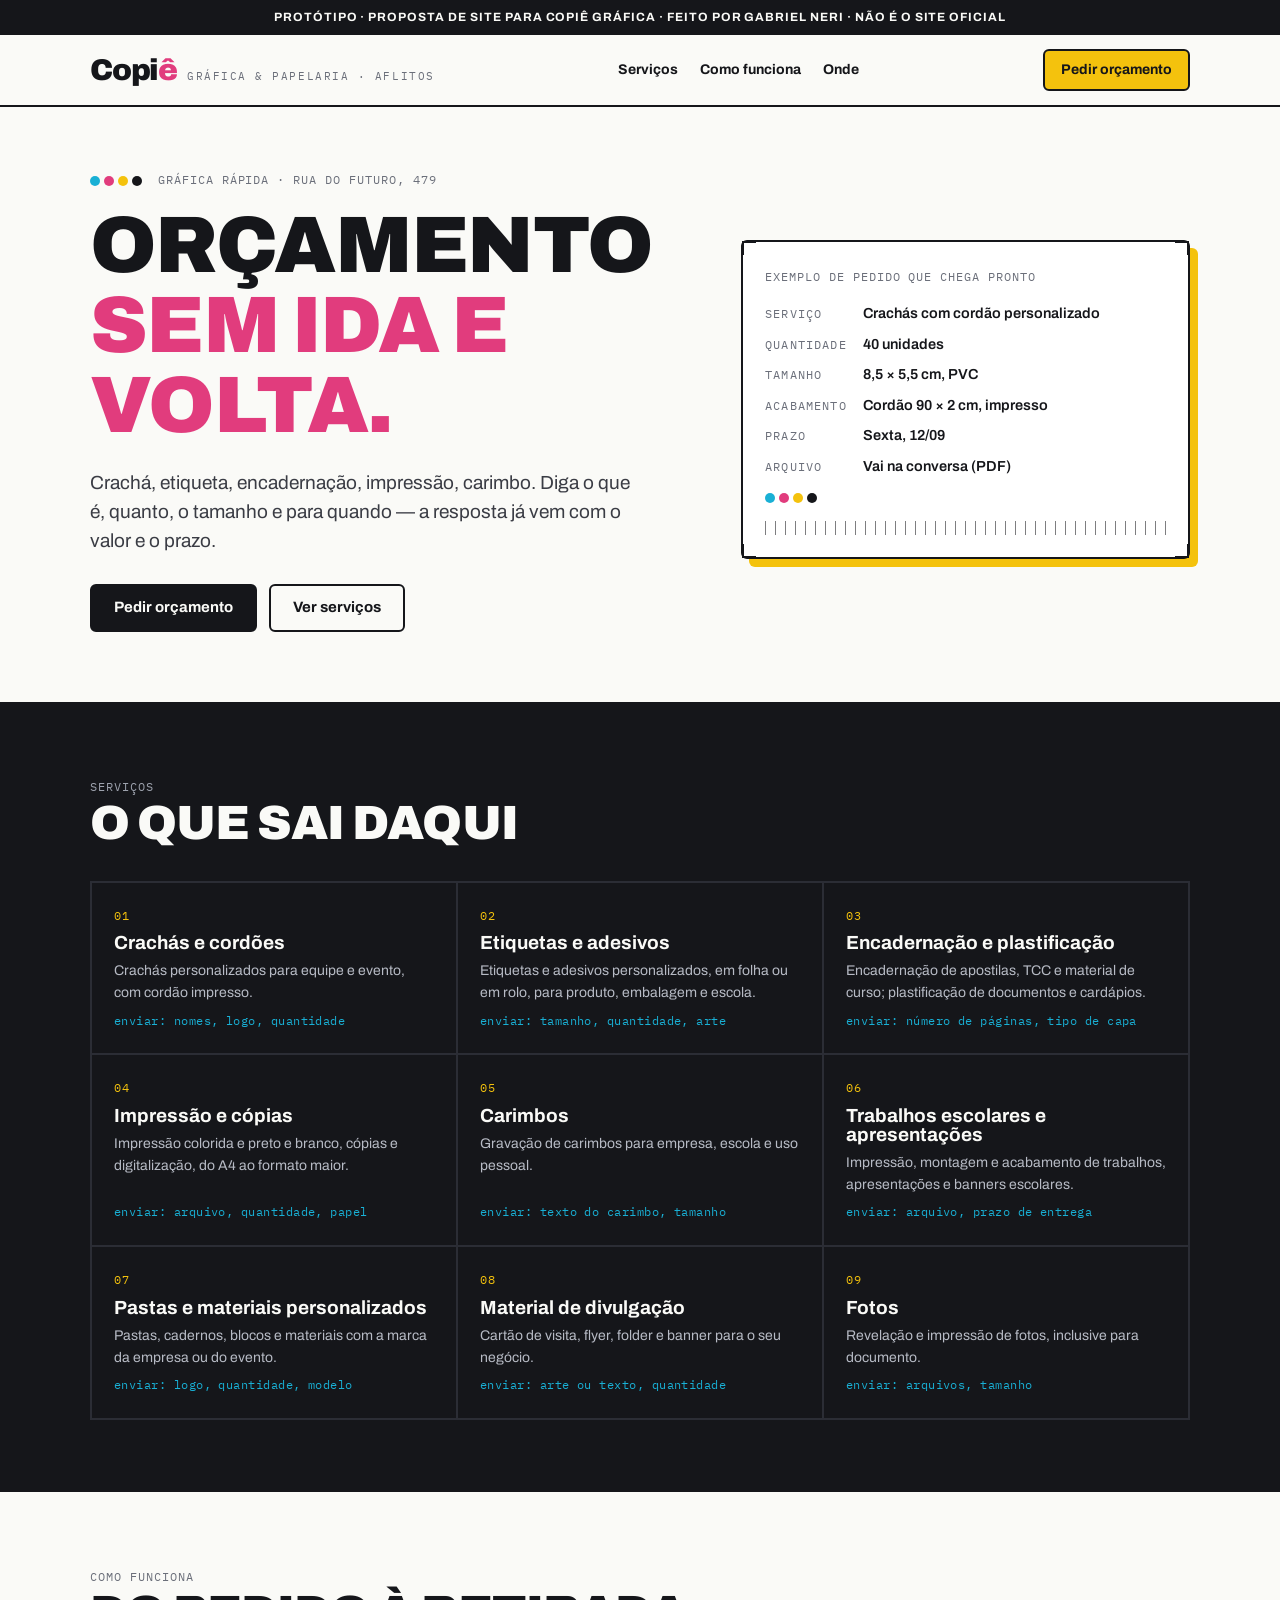
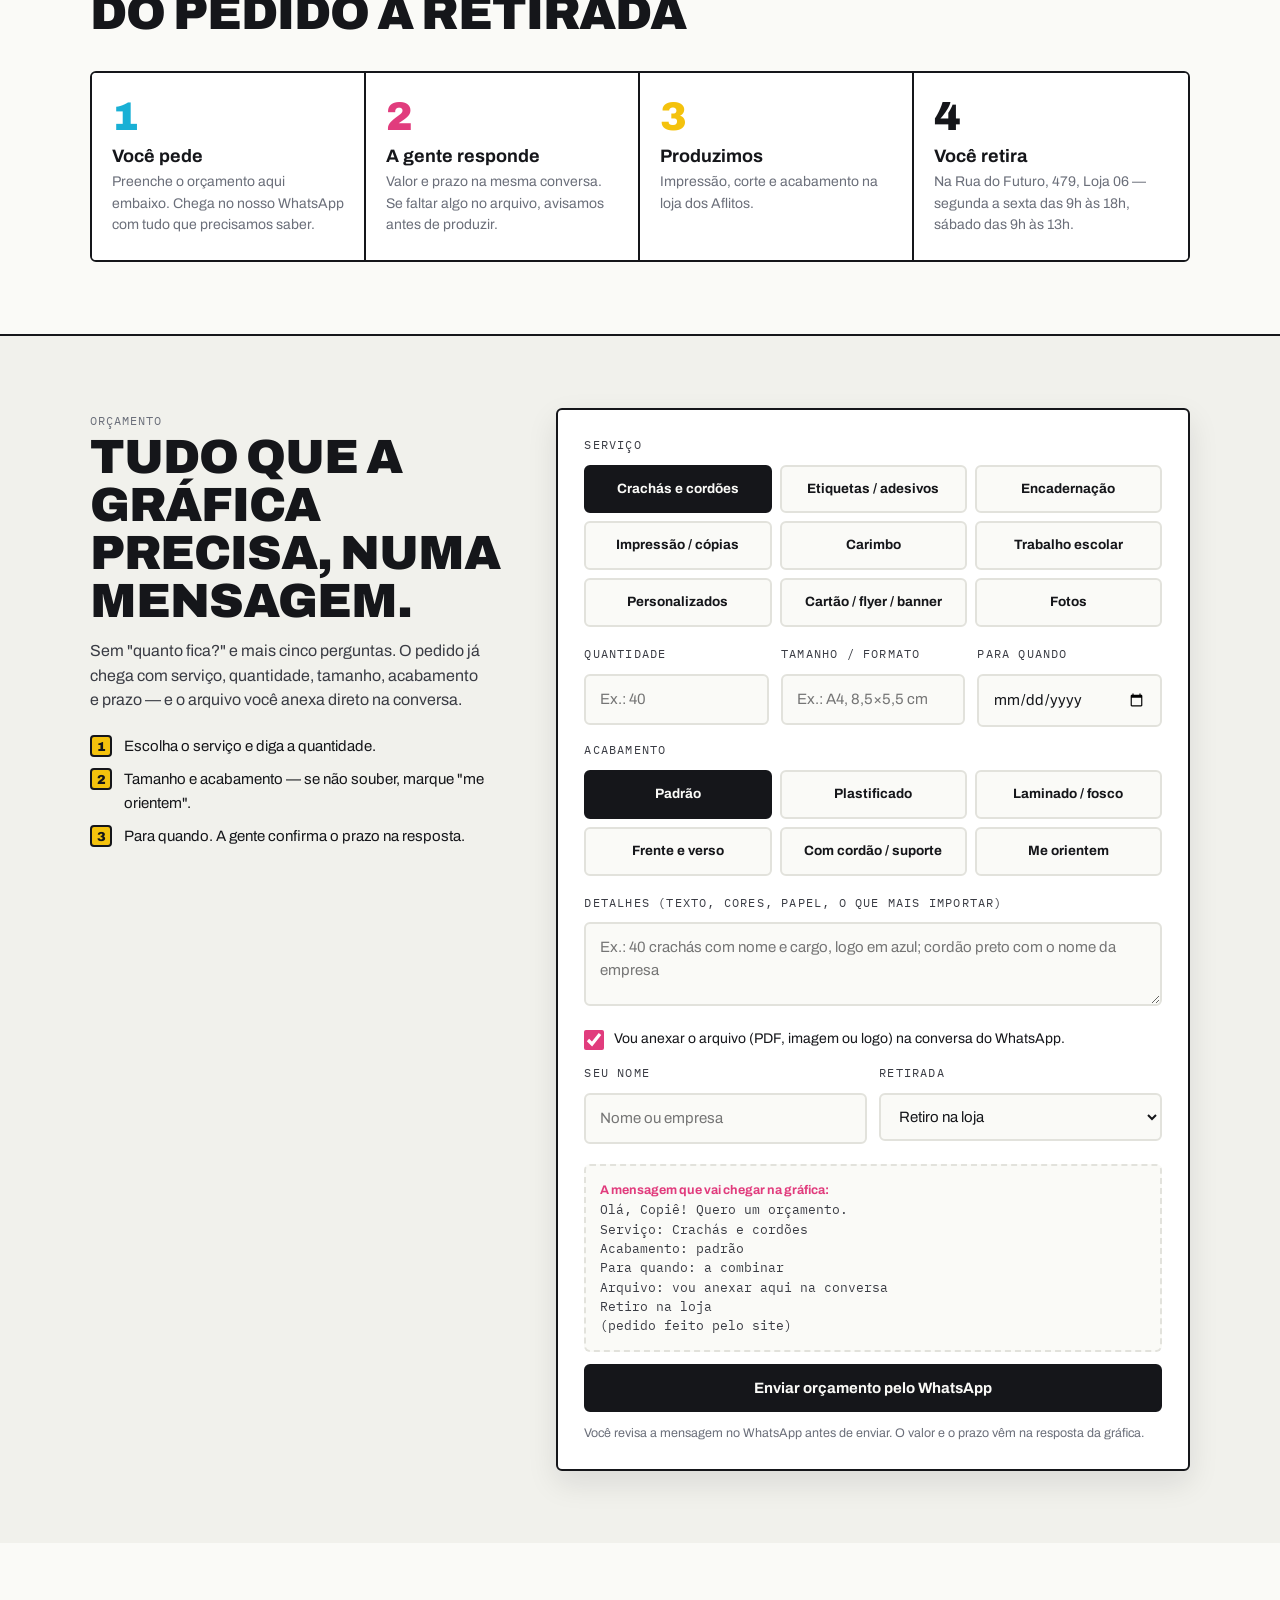
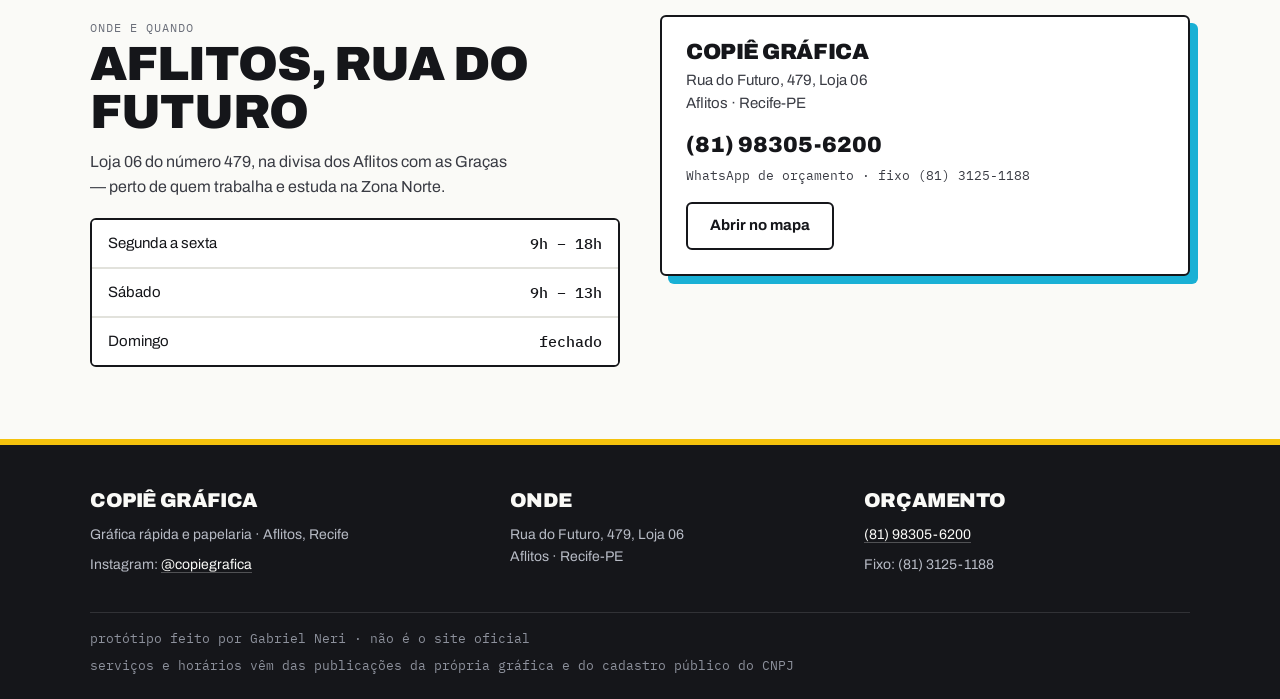
<file: copie-grafica/index.html>
<!DOCTYPE html>
<html lang="pt-BR">
<head>
<meta charset="utf-8">
<meta name="viewport" content="width=device-width, initial-scale=1">
<title>Copiê Gráfica · Gráfica rápida e papelaria nos Aflitos, Recife</title>
<meta name="description" content="Crachás, etiquetas, encadernação, impressão, carimbos e personalizados nos Aflitos. Peça o orçamento com tudo que a gráfica precisa saber e receba o valor sem ida e volta.">
<link rel="preconnect" href="https://fonts.googleapis.com">
<link rel="preconnect" href="https://fonts.gstatic.com" crossorigin>
<link href="https://fonts.googleapis.com/css2?family=Archivo:wght@400;600;700;900&family=IBM+Plex+Mono:wght@400;500&display=swap" rel="stylesheet">
<style>
  :root{
    --papel:#fafaf7; --papel-2:#f1f1ec; --branco:#ffffff;
    --tinta:#15161a; --tinta-2:#3a3c44; --cinza:#6b6f7a; --linha:#e2e2dc;
    --ciano:#19b0d5; --magenta:#e13c7d; --amarelo:#f4c20d; --preto:#15161a;
    --display:'Archivo','Arial Black',Arial,sans-serif; --mono:'IBM Plex Mono',Consolas,monospace;
    --raio:6px; --sombra:0 12px 30px rgba(21,22,26,.10);
  }
  *{box-sizing:border-box;margin:0;padding:0}
  html{scroll-behavior:smooth;-webkit-text-size-adjust:100%}
  body{font-family:var(--display);color:var(--tinta);background:var(--papel);line-height:1.55;font-size:16px}
  a{color:inherit}
  h1,h2,h3{font-weight:900;line-height:1;letter-spacing:-.02em;text-transform:uppercase}
  h1{font-size:clamp(40px,7vw,80px)}
  h2{font-size:clamp(28px,4.4vw,48px)}
  h3{font-size:18px;letter-spacing:0;text-transform:none;font-weight:700}
  .mono{font-family:var(--mono);font-size:12px;letter-spacing:.08em;text-transform:uppercase;color:var(--cinza)}
  .wrap{width:min(1100px,100% - 40px);margin-inline:auto}
  @media(max-width:600px){.wrap{width:min(1100px,100% - 28px)}}
  .secao{padding:72px 0}
  @media(max-width:700px){.secao{padding:50px 0}}
  .cmyk{display:inline-flex;gap:4px;vertical-align:middle}
  .cmyk i{width:10px;height:10px;border-radius:50%;display:block}
  .cmyk i:nth-child(1){background:var(--ciano)}.cmyk i:nth-child(2){background:var(--magenta)}.cmyk i:nth-child(3){background:var(--amarelo)}.cmyk i:nth-child(4){background:var(--preto)}

  .topo{position:sticky;top:0;z-index:20;background:rgba(250,250,247,.94);backdrop-filter:blur(8px);border-bottom:2px solid var(--tinta)}
  .topo .wrap{display:flex;align-items:center;justify-content:space-between;gap:16px;height:70px}
  .marca{text-decoration:none;display:flex;align-items:baseline;gap:10px}
  .marca b{font-size:30px;font-weight:900;letter-spacing:-.04em;line-height:1}
  .marca b em{font-style:normal;color:var(--magenta)}
  .marca small{font-family:var(--mono);font-size:11px;letter-spacing:.14em;text-transform:uppercase;color:var(--cinza)}
  @media(max-width:520px){.marca small{display:none}}
  nav{display:flex;gap:22px;font-size:14px;font-weight:700}
  nav a{text-decoration:none}
  nav a:hover{color:var(--magenta)}
  @media(max-width:820px){nav{display:none}}
  .btn{display:inline-flex;align-items:center;justify-content:center;gap:10px;min-height:48px;padding:0 22px;border-radius:var(--raio);font-weight:700;font-size:15px;text-decoration:none;border:2px solid var(--tinta);cursor:pointer;transition:transform .12s,box-shadow .12s,background .12s;font-family:var(--display)}
  .btn:hover{transform:translate(-2px,-2px);box-shadow:4px 4px 0 var(--tinta)}
  .btn-preto{background:var(--tinta);color:var(--papel)}
  .btn-amarelo{background:var(--amarelo);color:var(--tinta)}
  .btn-linha{background:transparent}
  .btn-p{min-height:42px;padding:0 16px;font-size:14px}

  /* hero com marcas de corte */
  .hero{position:relative;padding:60px 0 70px;overflow:hidden}
  .hero .wrap{display:grid;grid-template-columns:1.15fr .85fr;gap:44px;align-items:center}
  @media(max-width:860px){.hero .wrap{grid-template-columns:1fr;gap:30px}.hero{padding:36px 0 50px}}
  .hero h1 span{color:var(--magenta)}
  .hero p.lead{font-size:19px;color:var(--tinta-2);max-width:50ch;margin:22px 0 28px;font-weight:400}
  .hero .acoes{display:flex;flex-wrap:wrap;gap:12px}
  .ficha{background:var(--branco);border:2px solid var(--tinta);border-radius:var(--raio);padding:22px;position:relative;box-shadow:8px 8px 0 var(--amarelo)}
  .ficha .corte{position:absolute;width:14px;height:14px;border-color:var(--tinta);border-style:solid;border-width:0}
  .ficha .corte.a{left:-1px;top:-1px;border-left-width:2px;border-top-width:2px}
  .ficha .corte.b{right:-1px;top:-1px;border-right-width:2px;border-top-width:2px}
  .ficha .corte.c{left:-1px;bottom:-1px;border-left-width:2px;border-bottom-width:2px}
  .ficha .corte.d{right:-1px;bottom:-1px;border-right-width:2px;border-bottom-width:2px}
  .ficha dl{display:grid;grid-template-columns:auto 1fr;gap:8px 16px;font-size:14.5px}
  .ficha dt{font-family:var(--mono);font-size:11.5px;letter-spacing:.1em;text-transform:uppercase;color:var(--cinza);padding-top:3px}
  .ficha dd{font-weight:600}
  .ficha .cmyk{margin-top:16px}
  .regua{height:14px;margin-top:18px;background:repeating-linear-gradient(90deg,var(--tinta) 0 1px,transparent 1px 10px);position:relative;opacity:.55}
  .regua::after{content:"";position:absolute;inset:0;background:repeating-linear-gradient(90deg,var(--tinta) 0 1px,transparent 1px 50px);height:14px}

  /* serviços */
  .servicos{background:var(--tinta);color:var(--papel)}
  .servicos h2{color:var(--papel)}
  .servicos .mono{color:#9da2ad}
  .grade{display:grid;grid-template-columns:repeat(3,1fr);gap:2px;margin-top:34px;background:#2b2d35;border:2px solid #2b2d35}
  @media(max-width:900px){.grade{grid-template-columns:repeat(2,1fr)}}
  @media(max-width:560px){.grade{grid-template-columns:1fr}}
  .grade article{background:var(--tinta);padding:24px 22px;min-height:170px;display:flex;flex-direction:column;gap:8px}
  .grade article:hover{background:#1d1f25}
  .grade .n{font-family:var(--mono);font-size:12px;color:var(--amarelo);letter-spacing:.1em}
  .grade h3{color:var(--papel);font-size:19px}
  .grade p{font-size:14px;color:#b7bbc5;flex:1}
  .grade .env{font-family:var(--mono);font-size:11.5px;color:var(--ciano);letter-spacing:.04em}

  /* como funciona */
  .fluxo{display:grid;grid-template-columns:repeat(4,1fr);gap:0;margin-top:34px;border:2px solid var(--tinta);border-radius:var(--raio);overflow:hidden}
  @media(max-width:860px){.fluxo{grid-template-columns:1fr 1fr}}
  @media(max-width:520px){.fluxo{grid-template-columns:1fr}}
  .fluxo div{padding:24px 20px;border-right:2px solid var(--tinta);background:var(--branco)}
  .fluxo div:last-child{border-right:0}
  @media(max-width:860px){.fluxo div{border-bottom:2px solid var(--tinta)}.fluxo div:nth-child(2n){border-right:0}.fluxo div:nth-last-child(-n+2){border-bottom:0}}
  @media(max-width:520px){.fluxo div{border-right:0!important;border-bottom:2px solid var(--tinta)!important}.fluxo div:last-child{border-bottom:0!important}}
  .fluxo b{display:block;font-size:40px;font-weight:900;line-height:1;margin-bottom:10px}
  .fluxo b.c{color:var(--ciano)}.fluxo b.m{color:var(--magenta)}.fluxo b.y{color:var(--amarelo)}.fluxo b.k{color:var(--tinta)}
  .fluxo h3{margin-bottom:6px}
  .fluxo p{font-size:14px;color:var(--cinza)}

  /* orçamento */
  .orc{background:var(--papel-2);border-top:2px solid var(--tinta)}
  .orc .wrap{display:grid;grid-template-columns:.8fr 1.2fr;gap:44px;align-items:start}
  @media(max-width:900px){.orc .wrap{grid-template-columns:1fr}}
  .orc p.exp{color:var(--tinta-2);margin-top:14px;max-width:44ch;font-weight:400}
  .lista-env{list-style:none;margin-top:22px;display:grid;gap:10px}
  .lista-env li{display:flex;gap:12px;font-size:15px;align-items:flex-start}
  .lista-env li i{flex:none;width:22px;height:22px;border:2px solid var(--tinta);border-radius:4px;display:grid;place-items:center;font-style:normal;font-size:13px;font-weight:900;background:var(--amarelo)}
  form{background:var(--branco);border:2px solid var(--tinta);border-radius:var(--raio);padding:26px;box-shadow:var(--sombra)}
  @media(max-width:600px){form{padding:18px}}
  fieldset{border:0;margin-bottom:18px}
  legend,label.l{display:block;font-family:var(--mono);font-size:12px;letter-spacing:.1em;text-transform:uppercase;margin-bottom:10px;color:var(--tinta-2)}
  .seg{display:grid;grid-template-columns:repeat(3,1fr);gap:8px}
  @media(max-width:560px){.seg{grid-template-columns:1fr 1fr}}
  .seg input{position:absolute;opacity:0;pointer-events:none}
  .seg label{display:block;text-align:center;padding:12px 8px;border:2px solid var(--linha);border-radius:var(--raio);cursor:pointer;font-size:13.5px;font-weight:700;background:var(--papel);transition:all .12s}
  .seg input:checked+label{border-color:var(--tinta);background:var(--tinta);color:var(--papel)}
  .seg input:focus-visible+label{outline:2px solid var(--magenta);outline-offset:2px}
  input[type=text],input[type=number],input[type=date],select,textarea{width:100%;min-height:48px;padding:12px 14px;border:2px solid var(--linha);border-radius:var(--raio);font:inherit;font-size:15px;background:var(--papel);color:var(--tinta)}
  textarea{min-height:84px;resize:vertical}
  input:focus,select:focus,textarea:focus{outline:2px solid var(--magenta);outline-offset:1px;border-color:var(--magenta)}
  .linha2{display:grid;grid-template-columns:1fr 1fr;gap:12px}
  .linha3{display:grid;grid-template-columns:1fr 1fr 1fr;gap:12px}
  @media(max-width:560px){.linha2,.linha3{grid-template-columns:1fr}}
  .campo{margin-bottom:14px}
  .check{display:flex;gap:10px;align-items:flex-start;font-size:14px;margin-bottom:14px}
  .check input{width:20px;height:20px;margin-top:2px;accent-color:var(--magenta)}
  .enviar{display:flex;flex-direction:column;gap:12px;margin-top:6px}
  .enviar .btn{width:100%}
  .previa{background:var(--papel);border:2px dashed var(--linha);border-radius:var(--raio);padding:14px;font-family:var(--mono);font-size:12.5px;color:var(--tinta-2);white-space:pre-wrap;line-height:1.55}
  .previa b{color:var(--magenta);font-family:var(--display)}
  .aviso{font-size:12.5px;color:var(--cinza);font-weight:400}

  /* onde */
  .onde .wrap{display:grid;grid-template-columns:1fr 1fr;gap:40px;align-items:start}
  @media(max-width:860px){.onde .wrap{grid-template-columns:1fr}}
  .horas{list-style:none;margin-top:18px;display:grid;gap:0;border:2px solid var(--tinta);border-radius:var(--raio);overflow:hidden}
  .horas li{display:flex;justify-content:space-between;padding:12px 16px;background:var(--branco);border-bottom:2px solid var(--linha);font-size:15px}
  .horas li:last-child{border-bottom:0}
  .horas li b{font-family:var(--mono);font-weight:500}
  .contato{background:var(--branco);border:2px solid var(--tinta);border-radius:var(--raio);padding:24px;box-shadow:8px 8px 0 var(--ciano)}
  .contato h3{font-size:22px;font-weight:900;text-transform:uppercase;letter-spacing:-.02em;margin-bottom:6px}
  .contato p{font-size:15px;color:var(--tinta-2)}
  .contato .tel{display:block;font-size:22px;font-weight:900;margin-top:12px;text-decoration:none}
  .contato .btn{margin-top:16px}

  footer.pe{background:var(--tinta);color:#b7bbc5;padding:40px 0 24px;font-size:14px;border-top:6px solid var(--amarelo)}
  footer.pe .wrap{display:grid;grid-template-columns:1.2fr 1fr 1fr;gap:28px}
  @media(max-width:860px){footer.pe .wrap{grid-template-columns:1fr}}
  footer.pe h4{font-size:20px;font-weight:900;text-transform:uppercase;letter-spacing:-.02em;color:var(--papel);margin-bottom:8px}
  footer.pe a{color:var(--papel);text-decoration:none;border-bottom:1px solid rgba(255,255,255,.25)}
  footer.pe .fim{grid-column:1/-1;border-top:1px solid rgba(255,255,255,.12);padding-top:16px;margin-top:8px;font-size:12.5px;color:#8d919c;display:flex;flex-wrap:wrap;justify-content:space-between;gap:8px;font-family:var(--mono)}
  .zap-fixo{position:fixed;right:16px;bottom:16px;z-index:30;box-shadow:4px 4px 0 var(--magenta)}
  @media(min-width:861px){.zap-fixo{display:none}}
  @media(prefers-reduced-motion:reduce){*{transition:none!important;scroll-behavior:auto!important}}
</style>
</head>
<body>

<div style="background:#15161a;color:#fafaf7;text-align:center;font:700 12px/1.4 'Archivo',Arial,sans-serif;letter-spacing:.08em;text-transform:uppercase;padding:9px 14px">Protótipo · proposta de site para Copiê Gráfica · feito por Gabriel Neri · não é o site oficial</div>

<header class="topo">
  <div class="wrap">
    <a class="marca" href="#"><b>Copi<em>ê</em></b><small>gráfica &amp; papelaria · Aflitos</small></a>
    <nav aria-label="Seções">
      <a href="#servicos">Serviços</a>
      <a href="#como">Como funciona</a>
      <a href="#onde">Onde</a>
    </nav>
    <a class="btn btn-amarelo btn-p" href="#orcamento">Pedir orçamento</a>
  </div>
</header>

<section class="hero">
  <div class="wrap">
    <div>
      <span class="mono"><span class="cmyk"><i></i><i></i><i></i><i></i></span>&nbsp; Gráfica rápida · Rua do Futuro, 479</span>
      <h1 style="margin-top:14px">Orçamento <span>sem ida e volta.</span></h1>
      <p class="lead">Crachá, etiqueta, encadernação, impressão, carimbo. Diga o que é, quanto, o tamanho e para quando — a resposta já vem com o valor e o prazo.</p>
      <div class="acoes">
        <a class="btn btn-preto" href="#orcamento">Pedir orçamento</a>
        <a class="btn btn-linha" href="#servicos">Ver serviços</a>
      </div>
    </div>
    <div class="ficha" aria-label="Exemplo de pedido">
      <i class="corte a"></i><i class="corte b"></i><i class="corte c"></i><i class="corte d"></i>
      <span class="mono">Exemplo de pedido que chega pronto</span>
      <dl style="margin-top:14px">
        <dt>Serviço</dt><dd>Crachás com cordão personalizado</dd>
        <dt>Quantidade</dt><dd>40 unidades</dd>
        <dt>Tamanho</dt><dd>8,5 × 5,5 cm, PVC</dd>
        <dt>Acabamento</dt><dd>Cordão 90 × 2 cm, impresso</dd>
        <dt>Prazo</dt><dd>Sexta, 12/09</dd>
        <dt>Arquivo</dt><dd>Vai na conversa (PDF)</dd>
      </dl>
      <div class="cmyk"><i></i><i></i><i></i><i></i></div>
      <div class="regua" aria-hidden="true"></div>
    </div>
  </div>
</section>

<section class="servicos secao" id="servicos">
  <div class="wrap">
    <span class="mono">Serviços</span>
    <h2>O que sai daqui</h2>
    <div class="grade">
      <article><span class="n">01</span><h3>Crachás e cordões</h3><p>Crachás personalizados para equipe e evento, com cordão impresso.</p><span class="env">enviar: nomes, logo, quantidade</span></article>
      <article><span class="n">02</span><h3>Etiquetas e adesivos</h3><p>Etiquetas e adesivos personalizados, em folha ou em rolo, para produto, embalagem e escola.</p><span class="env">enviar: tamanho, quantidade, arte</span></article>
      <article><span class="n">03</span><h3>Encadernação e plastificação</h3><p>Encadernação de apostilas, TCC e material de curso; plastificação de documentos e cardápios.</p><span class="env">enviar: número de páginas, tipo de capa</span></article>
      <article><span class="n">04</span><h3>Impressão e cópias</h3><p>Impressão colorida e preto e branco, cópias e digitalização, do A4 ao formato maior.</p><span class="env">enviar: arquivo, quantidade, papel</span></article>
      <article><span class="n">05</span><h3>Carimbos</h3><p>Gravação de carimbos para empresa, escola e uso pessoal.</p><span class="env">enviar: texto do carimbo, tamanho</span></article>
      <article><span class="n">06</span><h3>Trabalhos escolares e apresentações</h3><p>Impressão, montagem e acabamento de trabalhos, apresentações e banners escolares.</p><span class="env">enviar: arquivo, prazo de entrega</span></article>
      <article><span class="n">07</span><h3>Pastas e materiais personalizados</h3><p>Pastas, cadernos, blocos e materiais com a marca da empresa ou do evento.</p><span class="env">enviar: logo, quantidade, modelo</span></article>
      <article><span class="n">08</span><h3>Material de divulgação</h3><p>Cartão de visita, flyer, folder e banner para o seu negócio.</p><span class="env">enviar: arte ou texto, quantidade</span></article>
      <article><span class="n">09</span><h3>Fotos</h3><p>Revelação e impressão de fotos, inclusive para documento.</p><span class="env">enviar: arquivos, tamanho</span></article>
    </div>
  </div>
</section>

<section class="secao" id="como">
  <div class="wrap">
    <span class="mono">Como funciona</span>
    <h2>Do pedido à retirada</h2>
    <div class="fluxo">
      <div><b class="c">1</b><h3>Você pede</h3><p>Preenche o orçamento aqui embaixo. Chega no nosso WhatsApp com tudo que precisamos saber.</p></div>
      <div><b class="m">2</b><h3>A gente responde</h3><p>Valor e prazo na mesma conversa. Se faltar algo no arquivo, avisamos antes de produzir.</p></div>
      <div><b class="y">3</b><h3>Produzimos</h3><p>Impressão, corte e acabamento na loja dos Aflitos.</p></div>
      <div><b class="k">4</b><h3>Você retira</h3><p>Na Rua do Futuro, 479, Loja 06 — segunda a sexta das 9h às 18h, sábado das 9h às 13h.</p></div>
    </div>
  </div>
</section>

<section class="orc secao" id="orcamento">
  <div class="wrap">
    <div>
      <span class="mono">Orçamento</span>
      <h2>Tudo que a gráfica precisa, numa mensagem.</h2>
      <p class="exp">Sem "quanto fica?" e mais cinco perguntas. O pedido já chega com serviço, quantidade, tamanho, acabamento e prazo — e o arquivo você anexa direto na conversa.</p>
      <ul class="lista-env">
        <li><i>1</i>Escolha o serviço e diga a quantidade.</li>
        <li><i>2</i>Tamanho e acabamento — se não souber, marque "me orientem".</li>
        <li><i>3</i>Para quando. A gente confirma o prazo na resposta.</li>
      </ul>
    </div>
    <form id="form" onsubmit="return enviar(event)">
      <fieldset>
        <legend>Serviço</legend>
        <div class="seg">
          <input type="radio" name="serv" id="s1" value="Crachás e cordões" checked><label for="s1">Crachás e cordões</label>
          <input type="radio" name="serv" id="s2" value="Etiquetas e adesivos"><label for="s2">Etiquetas / adesivos</label>
          <input type="radio" name="serv" id="s3" value="Encadernação / plastificação"><label for="s3">Encadernação</label>
          <input type="radio" name="serv" id="s4" value="Impressão e cópias"><label for="s4">Impressão / cópias</label>
          <input type="radio" name="serv" id="s5" value="Carimbo"><label for="s5">Carimbo</label>
          <input type="radio" name="serv" id="s6" value="Trabalho escolar / apresentação"><label for="s6">Trabalho escolar</label>
          <input type="radio" name="serv" id="s7" value="Pastas e personalizados"><label for="s7">Personalizados</label>
          <input type="radio" name="serv" id="s8" value="Cartão, flyer ou banner"><label for="s8">Cartão / flyer / banner</label>
          <input type="radio" name="serv" id="s9" value="Fotos"><label for="s9">Fotos</label>
        </div>
      </fieldset>
      <div class="linha3">
        <div class="campo"><label class="l" for="qtd">Quantidade</label><input type="number" id="qtd" min="1" placeholder="Ex.: 40"></div>
        <div class="campo"><label class="l" for="tam">Tamanho / formato</label><input type="text" id="tam" placeholder="Ex.: A4, 8,5×5,5 cm"></div>
        <div class="campo"><label class="l" for="prazo">Para quando</label><input type="date" id="prazo"></div>
      </div>
      <fieldset>
        <legend>Acabamento</legend>
        <div class="seg">
          <input type="radio" name="acab" id="ac1" value="padrão" checked><label for="ac1">Padrão</label>
          <input type="radio" name="acab" id="ac2" value="plastificado"><label for="ac2">Plastificado</label>
          <input type="radio" name="acab" id="ac3" value="laminado / fosco"><label for="ac3">Laminado / fosco</label>
          <input type="radio" name="acab" id="ac4" value="colorido frente e verso"><label for="ac4">Frente e verso</label>
          <input type="radio" name="acab" id="ac5" value="com cordão / suporte"><label for="ac5">Com cordão / suporte</label>
          <input type="radio" name="acab" id="ac6" value="não sei — me orientem"><label for="ac6">Me orientem</label>
        </div>
      </fieldset>
      <div class="campo"><label class="l" for="det">Detalhes (texto, cores, papel, o que mais importar)</label><textarea id="det" placeholder="Ex.: 40 crachás com nome e cargo, logo em azul; cordão preto com o nome da empresa"></textarea></div>
      <label class="check"><input type="checkbox" id="arq" checked><span>Vou anexar o arquivo (PDF, imagem ou logo) na conversa do WhatsApp.</span></label>
      <div class="linha2">
        <div class="campo"><label class="l" for="nome">Seu nome</label><input type="text" id="nome" placeholder="Nome ou empresa" autocomplete="name" required></div>
        <div class="campo"><label class="l" for="retira">Retirada</label><select id="retira"><option>Retiro na loja</option><option>Preciso combinar entrega</option></select></div>
      </div>
      <div class="enviar">
        <div class="previa" id="previa" aria-live="polite"></div>
        <button class="btn btn-preto" type="submit">Enviar orçamento pelo WhatsApp</button>
        <p class="aviso">Você revisa a mensagem no WhatsApp antes de enviar. O valor e o prazo vêm na resposta da gráfica.</p>
      </div>
    </form>
  </div>
</section>

<section class="onde secao" id="onde">
  <div class="wrap">
    <div>
      <span class="mono">Onde e quando</span>
      <h2>Aflitos, Rua do Futuro</h2>
      <p style="margin-top:14px;color:var(--tinta-2);max-width:48ch;font-weight:400">Loja 06 do número 479, na divisa dos Aflitos com as Graças — perto de quem trabalha e estuda na Zona Norte.</p>
      <ul class="horas">
        <li><span>Segunda a sexta</span><b>9h – 18h</b></li>
        <li><span>Sábado</span><b>9h – 13h</b></li>
        <li><span>Domingo</span><b>fechado</b></li>
      </ul>
    </div>
    <div class="contato">
      <h3>Copiê Gráfica</h3>
      <p>Rua do Futuro, 479, Loja 06<br>Aflitos · Recife-PE</p>
      <a class="tel" href="https://wa.me/5581983056200">(81) 98305-6200</a>
      <p style="font-family:var(--mono);font-size:13px;margin-top:4px">WhatsApp de orçamento · fixo (81) 3125-1188</p>
      <a class="btn btn-linha" href="https://www.google.com/maps/search/?api=1&query=Rua+do+Futuro+479+Aflitos+Recife">Abrir no mapa</a>
    </div>
  </div>
</section>

<footer class="pe">
  <div class="wrap">
    <div>
      <h4>Copiê Gráfica</h4>
      <p>Gráfica rápida e papelaria · Aflitos, Recife</p>
      <p style="margin-top:8px">Instagram: <a href="https://instagram.com/copiegrafica">@copiegrafica</a></p>
    </div>
    <div>
      <h4>Onde</h4>
      <p>Rua do Futuro, 479, Loja 06<br>Aflitos · Recife-PE</p>
    </div>
    <div>
      <h4>Orçamento</h4>
      <p><a href="https://wa.me/5581983056200">(81) 98305-6200</a></p>
      <p style="margin-top:8px">Fixo: (81) 3125-1188</p>
    </div>
    <div class="fim"><span>protótipo feito por Gabriel Neri · não é o site oficial</span><span>serviços e horários vêm das publicações da própria gráfica e do cadastro público do CNPJ</span></div>
  </div>
</footer>

<a class="btn btn-amarelo zap-fixo" href="#orcamento">Pedir orçamento</a>

<script>
  const ZAP = '5581983056200'; /* "Orçamento" na bio do @copiegrafica; bate com o cadastro do CNPJ */
  const f = document.getElementById('form');
  const previa = document.getElementById('previa');
  const val = (n) => (f.querySelector(`input[name="${n}"]:checked`) || {}).value || '';
  function montar() {
    const prazo = f.prazo.value ? f.prazo.value.split('-').reverse().join('/') : 'a combinar';
    let m = `Olá, Copiê! Quero um orçamento.\n`;
    m += `Serviço: ${val('serv')}\n`;
    if (f.qtd.value) m += `Quantidade: ${f.qtd.value}\n`;
    if (f.tam.value.trim()) m += `Tamanho/formato: ${f.tam.value.trim()}\n`;
    m += `Acabamento: ${val('acab')}\n`;
    m += `Para quando: ${prazo}\n`;
    if (f.det.value.trim()) m += `Detalhes: ${f.det.value.trim()}\n`;
    m += f.arq.checked ? `Arquivo: vou anexar aqui na conversa\n` : `Arquivo: ainda não tenho\n`;
    m += `${f.retira.value}\n`;
    if (f.nome.value.trim()) m += `Nome: ${f.nome.value.trim()}\n`;
    m += `(pedido feito pelo site)`;
    return m;
  }
  function atualizar() { previa.innerHTML = '<b>A mensagem que vai chegar na gráfica:</b>\n' + montar().replace(/</g, '&lt;'); }
  f.addEventListener('input', atualizar);
  f.addEventListener('change', atualizar);
  atualizar();
  function enviar(e) {
    e.preventDefault();
    if (!f.nome.value.trim()) { f.nome.focus(); return false; }
    window.open('https://wa.me/' + ZAP + '?text=' + encodeURIComponent(montar()), '_blank');
    return false;
  }
</script>
</body>
</html>
</file>
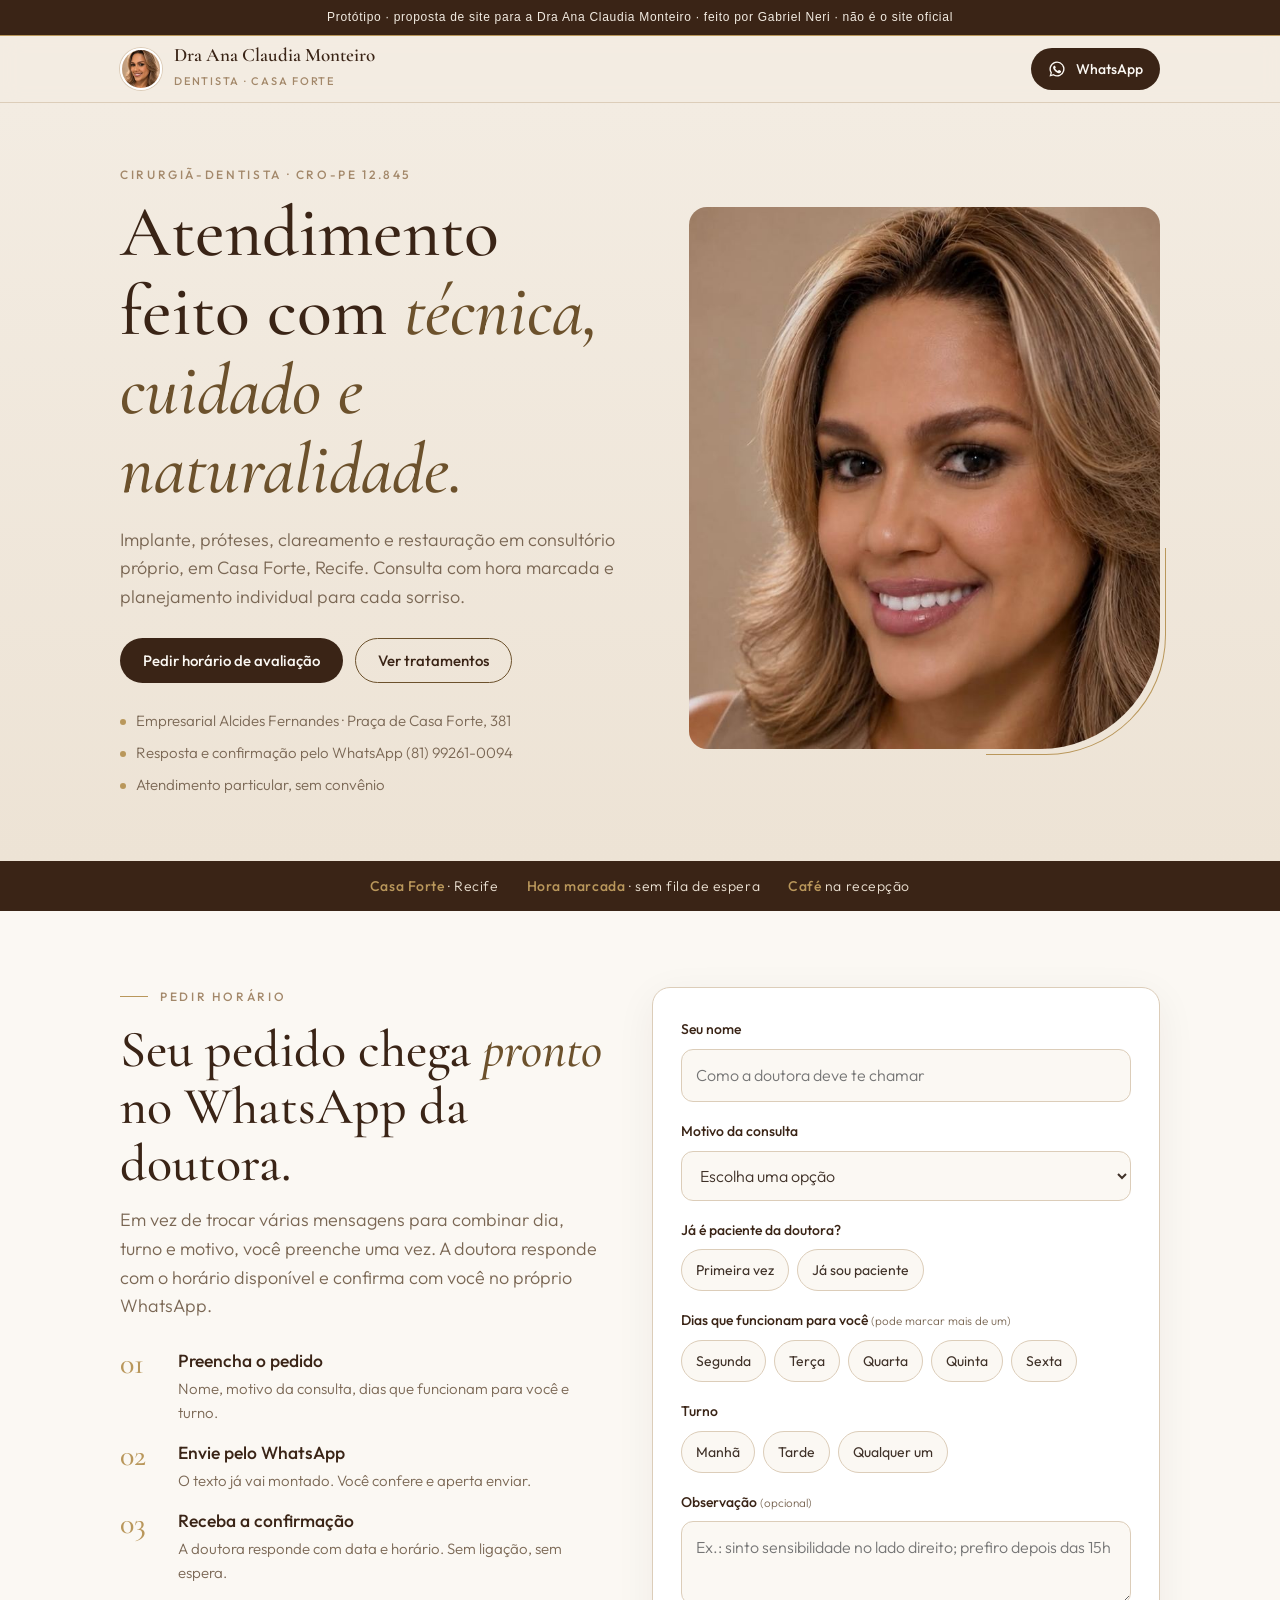
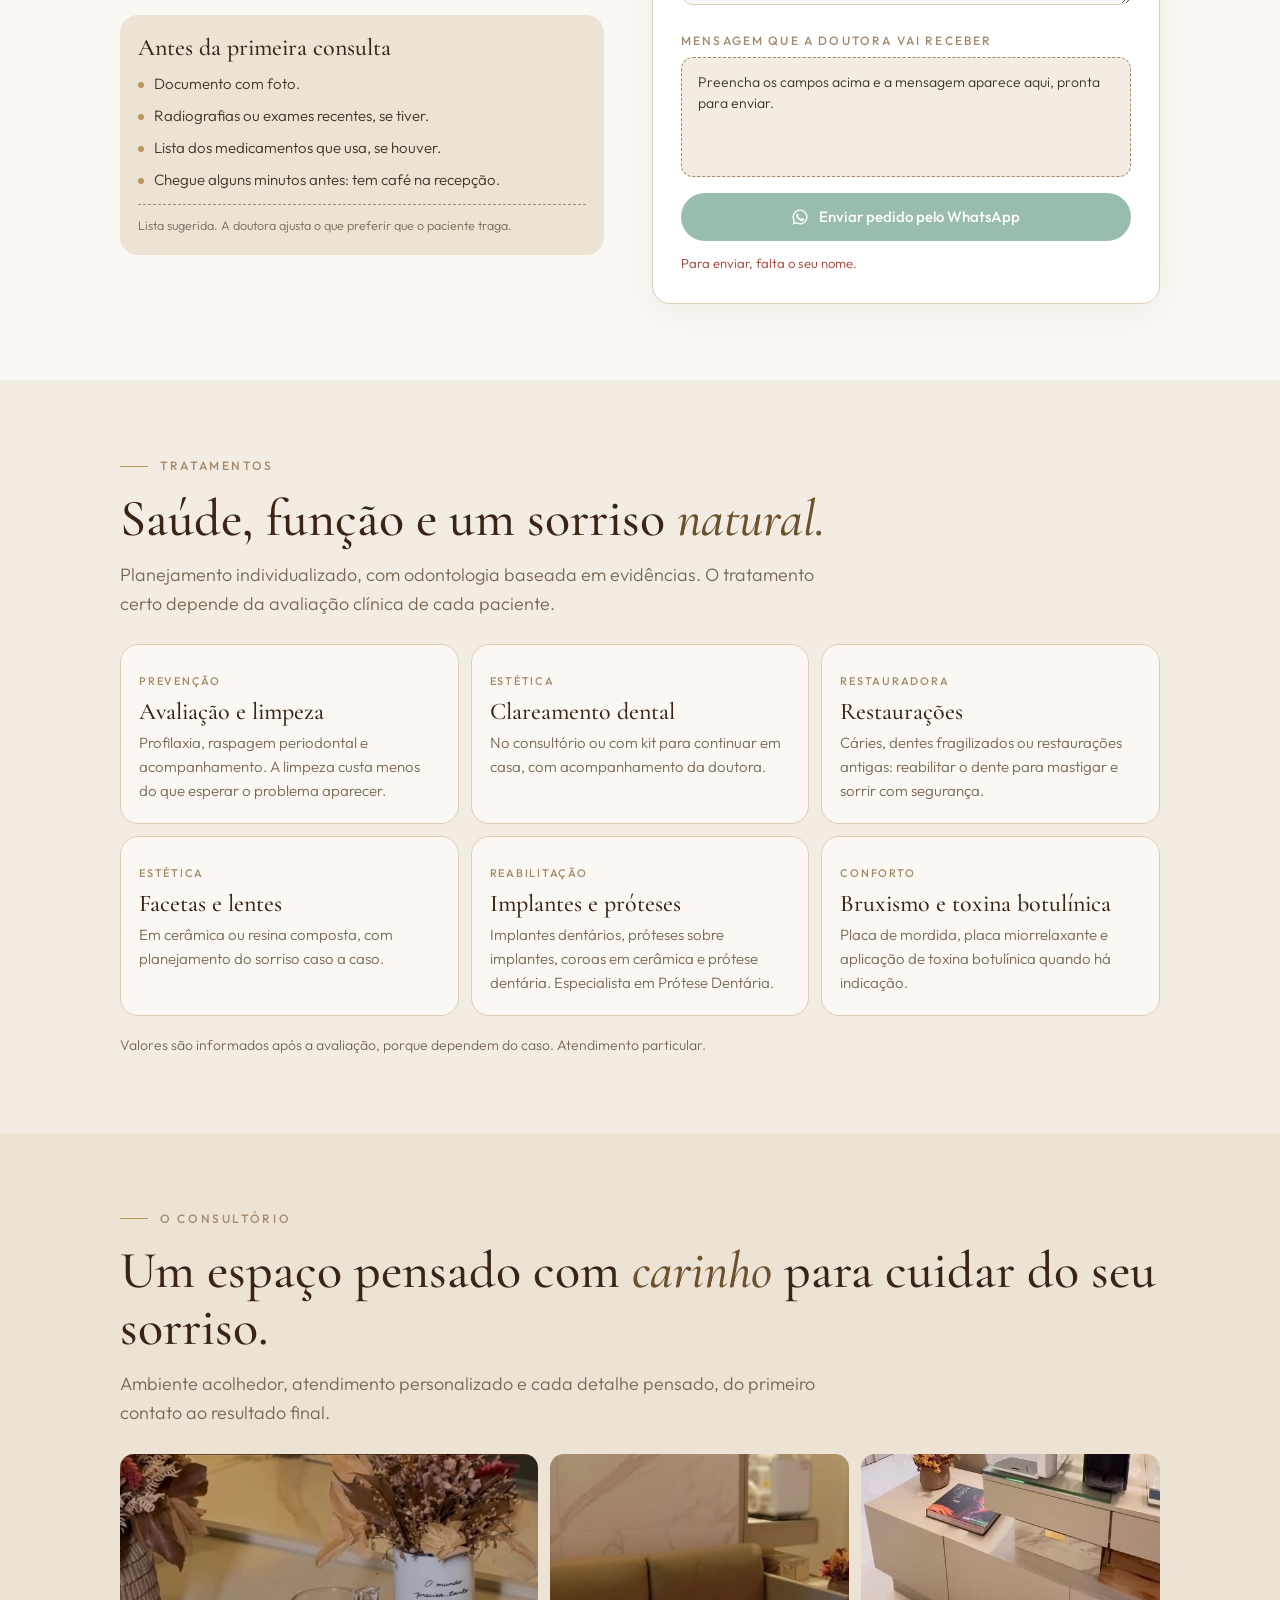
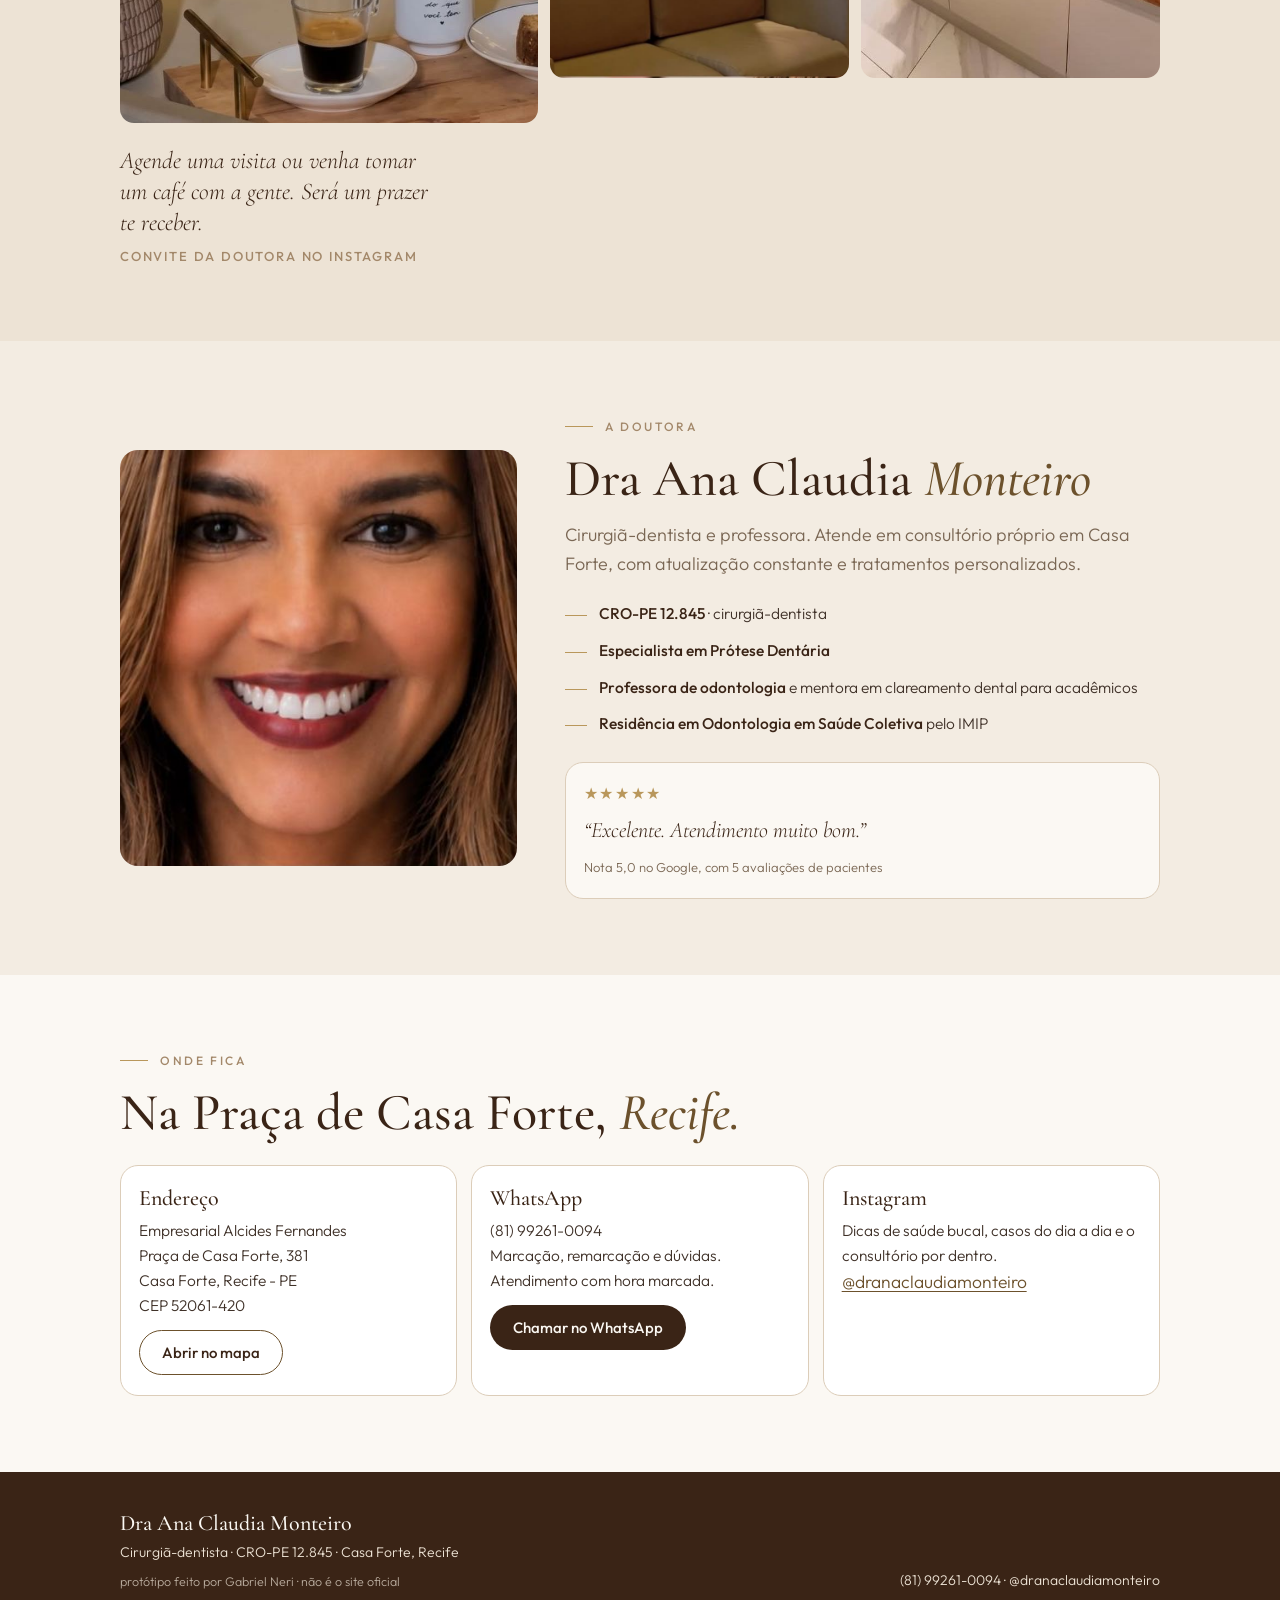
<file: dra-ana-claudia-monteiro/index.html>
<!DOCTYPE html>
<html lang="pt-BR">
<head>
<meta charset="utf-8">
<meta name="viewport" content="width=device-width, initial-scale=1">
<title>Dra Ana Claudia Monteiro · Dentista em Casa Forte, Recife</title>
<meta name="description" content="Consultório odontológico da Dra Ana Claudia Monteiro (CRO-PE 12.845) em Casa Forte, Recife. Implante, próteses, clareamento e restauração. Peça seu horário de avaliação pelo WhatsApp.">
<link rel="preconnect" href="https://fonts.googleapis.com">
<link rel="preconnect" href="https://fonts.gstatic.com" crossorigin>
<link href="https://fonts.googleapis.com/css2?family=Cormorant+Garamond:ital,wght@0,500;0,600;1,500;1,600&family=Outfit:wght@300;400;500;600&display=swap" rel="stylesheet">
<style>
  :root{
    --areia:#f3ece2;
    --papel:#fbf8f3;
    --creme:#ede3d5;
    --linha:#dccdb9;
    --taupe:#a3886a;
    --caramelo:#6c512c;
    --cafe:#3a2416;
    --dourado:#b9975b;
    --texto:#3f3128;
    --texto-suave:#7a6754;
    --verde:#1f6f4a;
    --branco:#ffffff;
    --raio:18px;
    --serif:"Cormorant Garamond",Georgia,"Times New Roman",serif;
    --sans:"Outfit","Segoe UI",Roboto,Helvetica,Arial,sans-serif;
  }
  *{box-sizing:border-box;margin:0;padding:0}
  html{scroll-behavior:smooth;-webkit-text-size-adjust:100%}
  body{font-family:var(--sans);font-weight:300;color:var(--texto);background:var(--areia);line-height:1.6;font-size:17px}
  img{max-width:100%;display:block}
  a{color:inherit}
  h1,h2,h3{font-family:var(--serif);font-weight:500;line-height:1.1;color:var(--cafe)}
  em{font-style:italic}
  .wrap{width:100%;max-width:1080px;margin:0 auto;padding:0 20px}
  .sec{padding:56px 0}
  .rotulo{font-family:var(--sans);font-weight:500;font-size:12px;letter-spacing:.22em;text-transform:uppercase;color:var(--taupe);display:flex;align-items:center;gap:12px;margin-bottom:14px}
  .rotulo::before{content:"";width:28px;height:1px;background:var(--dourado)}
  .t2{font-size:clamp(34px,5.5vw,52px);margin-bottom:14px}
  .t2 em{color:var(--caramelo)}
  .lead{font-size:18px;color:var(--texto-suave);max-width:60ch}

  /* header */
  .topo{position:sticky;top:0;z-index:20;background:rgba(243,236,226,.92);backdrop-filter:blur(10px);-webkit-backdrop-filter:blur(10px);border-bottom:1px solid var(--linha)}
  .topo .wrap{display:flex;align-items:center;justify-content:space-between;gap:14px;height:66px}
  .marca{display:flex;align-items:center;gap:12px;text-decoration:none}
  .marca img{width:42px;height:42px;border-radius:50%;object-fit:cover;border:2px solid var(--branco);box-shadow:0 0 0 1px var(--linha)}
  .marca b{font-family:var(--serif);font-weight:600;font-size:19px;color:var(--cafe);display:block;line-height:1.05}
  .marca small{font-size:11px;letter-spacing:.16em;text-transform:uppercase;color:var(--taupe);font-weight:500}
  .btn{display:inline-flex;align-items:center;justify-content:center;gap:10px;padding:14px 22px;border-radius:999px;font-family:var(--sans);font-weight:500;font-size:15px;text-decoration:none;border:1px solid transparent;cursor:pointer;transition:transform .15s ease,background .15s ease,box-shadow .15s ease;line-height:1}
  .btn:active{transform:translateY(1px)}
  .btn-cafe{background:var(--cafe);color:var(--papel)}
  .btn-cafe:hover{background:#2b1a10}
  .btn-linha{background:transparent;color:var(--cafe);border-color:var(--caramelo)}
  .btn-linha:hover{background:var(--creme)}
  .btn-verde{background:var(--verde);color:#fff}
  .btn-verde:hover{background:#185a3c}
  .btn-verde[aria-disabled="true"]{opacity:.45;pointer-events:none}
  .btn svg{width:18px;height:18px;flex:none}
  .topo .btn{padding:11px 16px;font-size:14px}
  .topo .btn span{display:none}

  /* capa */
  .capa{padding:40px 0 48px;background:linear-gradient(180deg,var(--areia) 0%,var(--creme) 100%)}
  .capa .wrap{display:grid;gap:28px}
  .capa-foto{position:relative}
  .capa-foto img{width:100%;aspect-ratio:4/4.6;object-fit:cover;object-position:50% 20%;border-radius:var(--raio) var(--raio) 120px var(--raio)}
  .capa-foto::after{content:"";position:absolute;inset:auto -6px -6px auto;width:38%;height:38%;border-right:1px solid var(--dourado);border-bottom:1px solid var(--dourado);border-radius:0 0 120px 0;pointer-events:none}
  .capa h1{font-size:clamp(40px,8.6vw,72px);font-weight:500;margin:6px 0 16px}
  .capa h1 em{color:var(--caramelo)}
  .capa .quem{font-size:12px;letter-spacing:.22em;text-transform:uppercase;color:var(--taupe);font-weight:500}
  .capa p.lead{margin-bottom:26px}
  .capa .acoes{display:flex;flex-wrap:wrap;gap:12px}
  .capa .acoes .btn{width:100%}
  .capa .lista-rapida{list-style:none;margin-top:26px;display:grid;gap:8px;font-size:15px;color:var(--texto-suave)}
  .capa .lista-rapida li{display:flex;gap:10px;align-items:flex-start}
  .capa .lista-rapida li::before{content:"";width:6px;height:6px;border-radius:50%;background:var(--dourado);margin-top:10px;flex:none}

  /* faixa */
  .faixa{background:var(--cafe);color:var(--creme);font-size:14px;letter-spacing:.04em}
  .faixa .wrap{display:flex;flex-wrap:wrap;gap:8px 28px;justify-content:center;padding:14px 20px}
  .faixa span{white-space:nowrap}
  .faixa b{color:var(--dourado);font-weight:500}

  /* pedido */
  .pedido{background:var(--papel)}
  .pedido .wrap{display:grid;gap:30px}
  .form{background:var(--branco);border:1px solid var(--linha);border-radius:var(--raio);padding:22px 18px;box-shadow:0 10px 40px rgba(58,36,22,.06)}
  .campo{margin-bottom:18px}
  .campo label,.campo .lbl{display:block;font-weight:500;font-size:14px;color:var(--cafe);margin-bottom:8px}
  .campo label small,.campo .lbl small{font-weight:300;color:var(--texto-suave)}
  .campo input[type=text],.campo select,.campo textarea{width:100%;font:inherit;font-size:16px;font-weight:300;color:var(--texto);background:var(--papel);border:1px solid var(--linha);border-radius:12px;padding:13px 14px;outline:none;transition:border-color .15s}
  .campo input:focus,.campo select:focus,.campo textarea:focus{border-color:var(--taupe);box-shadow:0 0 0 3px rgba(163,136,106,.18)}
  .campo textarea{min-height:84px;resize:vertical}
  .chips{display:flex;flex-wrap:wrap;gap:8px}
  .chip{font:inherit;font-size:14px;font-weight:400;padding:9px 14px;border-radius:999px;border:1px solid var(--linha);background:var(--papel);color:var(--texto);cursor:pointer;transition:all .12s}
  .chip[aria-pressed="true"]{background:var(--cafe);color:var(--papel);border-color:var(--cafe)}
  .previa{background:var(--areia);border:1px dashed var(--taupe);border-radius:12px;padding:14px 16px;font-size:14px;white-space:pre-wrap;color:var(--texto);font-family:var(--sans);line-height:1.55;margin:6px 0 16px;min-height:120px}
  .previa-titulo{font-size:12px;letter-spacing:.18em;text-transform:uppercase;color:var(--taupe);font-weight:500;margin-bottom:6px}
  .aviso{font-size:13px;color:var(--texto-suave);margin-top:12px}
  .aviso.erro{color:#9a3b2e}
  .form .btn{width:100%}
  .passos{list-style:none;display:grid;gap:14px;counter-reset:p}
  .passos li{display:grid;grid-template-columns:44px 1fr;gap:14px;align-items:start}
  .passos li::before{counter-increment:p;content:counter(p,decimal-leading-zero);font-family:var(--serif);font-size:30px;line-height:1;color:var(--dourado);font-weight:500;padding-top:2px}
  .passos b{display:block;font-weight:500;color:var(--cafe);margin-bottom:2px}
  .passos p{font-size:15px;color:var(--texto-suave)}
  .levar{margin-top:30px;background:var(--creme);border-radius:var(--raio);padding:20px 18px}
  .levar h3{font-size:24px;margin-bottom:10px}
  .levar ul{list-style:none;display:grid;gap:8px;font-size:15px}
  .levar li{display:flex;gap:10px}
  .levar li::before{content:"";width:6px;height:6px;border-radius:50%;background:var(--dourado);margin-top:10px;flex:none}
  .nota-editar{margin-top:12px;font-size:12.5px;color:var(--texto-suave);border-top:1px dashed var(--taupe);padding-top:10px}

  /* tratamentos */
  .trat .grid{display:grid;gap:12px;margin-top:26px}
  .card{background:var(--papel);border:1px solid var(--linha);border-radius:var(--raio);padding:20px 18px}
  .card h3{font-size:24px;margin-bottom:6px}
  .card p{font-size:15px;color:var(--texto-suave)}
  .card .tag{display:inline-block;font-size:11px;letter-spacing:.16em;text-transform:uppercase;color:var(--taupe);font-weight:500;margin-bottom:8px}
  .trat .obs{margin-top:18px;font-size:14px;color:var(--texto-suave)}

  /* consultorio */
  .consultorio{background:var(--creme)}
  .galeria{display:grid;gap:12px;margin-top:26px;grid-template-columns:1fr 1fr}
  .galeria figure{margin:0;border-radius:14px;overflow:hidden;background:var(--areia)}
  .galeria img{width:100%;height:100%;object-fit:cover;aspect-ratio:4/3}
  .galeria figure:first-child{grid-column:1/-1}
  .galeria figure:first-child img{aspect-ratio:16/10}
  .cita{margin-top:22px;font-family:var(--serif);font-size:24px;line-height:1.3;color:var(--cafe);font-style:italic;max-width:32ch}
  .cita small{display:block;font-family:var(--sans);font-style:normal;font-size:13px;letter-spacing:.14em;text-transform:uppercase;color:var(--taupe);margin-top:10px;font-weight:500}

  /* doutora */
  .doutora .wrap{display:grid;gap:26px}
  .doutora .foto img{border-radius:var(--raio);aspect-ratio:4/4.2;object-fit:cover;object-position:50% 15%}
  .cred{list-style:none;display:grid;gap:12px;margin-top:22px}
  .cred li{display:grid;grid-template-columns:22px 1fr;gap:12px;font-size:15.5px}
  .cred li::before{content:"";width:22px;height:1px;background:var(--dourado);margin-top:14px}
  .cred b{font-weight:500;color:var(--cafe)}
  .avaliacao{margin-top:26px;background:var(--papel);border:1px solid var(--linha);border-radius:var(--raio);padding:18px}
  .avaliacao .estrelas{color:var(--dourado);letter-spacing:.1em;font-size:16px}
  .avaliacao q{font-family:var(--serif);font-size:22px;font-style:italic;color:var(--cafe);display:block;margin:6px 0 4px;quotes:"“" "”"}
  .avaliacao small{font-size:13px;color:var(--texto-suave)}

  /* onde */
  .onde{background:var(--papel)}
  .onde .grid{display:grid;gap:14px;margin-top:24px}
  .info{background:var(--branco);border:1px solid var(--linha);border-radius:var(--raio);padding:20px 18px}
  .info h3{font-size:22px;margin-bottom:8px}
  .info p{font-size:15.5px}
  .info a.link{color:var(--caramelo);text-decoration:underline;text-underline-offset:3px}
  .info .btn{margin-top:12px}

  /* rodape */
  footer{background:var(--cafe);color:var(--creme);padding:34px 0 30px;font-size:14px}
  footer .wrap{display:grid;gap:10px}
  footer b{font-family:var(--serif);font-weight:500;font-size:22px;color:var(--papel)}
  footer .fino{opacity:.7;font-size:12.5px;margin-top:8px}

  @media (min-width:760px){
    body{font-size:17.5px}
    .sec{padding:76px 0}
    .capa{padding:56px 0 64px}
    .capa .wrap{grid-template-columns:1.05fr .95fr;align-items:center;gap:48px}
    .capa-foto{order:2}
    .capa .acoes .btn{width:auto}
    .topo .btn span{display:inline}
    .pedido .wrap{grid-template-columns:1fr 1.05fr;gap:48px;align-items:start}
    .form{padding:30px 28px}
    .trat .grid{grid-template-columns:repeat(3,1fr)}
    .galeria{grid-template-columns:1.4fr 1fr 1fr}
    .galeria figure:first-child{grid-column:auto;grid-row:1/3}
    .galeria figure:first-child img{aspect-ratio:auto;height:100%}
    .doutora .wrap{grid-template-columns:.8fr 1.2fr;gap:48px;align-items:center}
    .onde .grid{grid-template-columns:repeat(3,1fr)}
    footer .wrap{grid-template-columns:1fr auto;align-items:end}
  }
</style>
</head>
<body>

<div style="background:#3a2416;color:#f3ece2;font:500 12px/1.4 'Segoe UI',Roboto,Helvetica,Arial,sans-serif;letter-spacing:.06em;text-align:center;padding:9px 14px;border-bottom:1px solid #b9975b">Protótipo · proposta de site para a Dra Ana Claudia Monteiro · feito por Gabriel Neri · não é o site oficial</div>

<header class="topo">
  <div class="wrap">
    <a class="marca" href="#topo" aria-label="Dra Ana Claudia Monteiro">
      <img src="[data-uri]" alt="Dra Ana Claudia Monteiro">
      <span><b>Dra Ana Claudia Monteiro</b><small>Dentista · Casa Forte</small></span>
    </a>
    <a class="btn btn-cafe" href="https://wa.me/5581992610094?text=Ol%C3%A1%2C%20Dra%20Ana%20Claudia.%20Vim%20pelo%20site%20e%20gostaria%20de%20informa%C3%A7%C3%B5es%20sobre%20uma%20consulta." target="_blank" rel="noopener">
      <svg viewBox="0 0 24 24" fill="currentColor" aria-hidden="true"><path d="M12 2a10 10 0 0 0-8.6 15.1L2 22l5.1-1.3A10 10 0 1 0 12 2zm0 18.2a8.2 8.2 0 0 1-4.2-1.2l-.3-.2-3 .8.8-2.9-.2-.3A8.2 8.2 0 1 1 12 20.2zm4.5-6.1c-.2-.1-1.5-.7-1.7-.8s-.4-.1-.6.1-.6.8-.8 1-.3.2-.5.1a6.7 6.7 0 0 1-3.3-2.9c-.3-.4.2-.4.7-1.3.1-.2 0-.3 0-.4l-.8-1.8c-.2-.5-.4-.4-.6-.4h-.5a1 1 0 0 0-.7.3 3 3 0 0 0-.9 2.2 5.2 5.2 0 0 0 1.1 2.7 11.9 11.9 0 0 0 4.5 4c1.7.7 2.3.8 3.1.6a2.6 2.6 0 0 0 1.7-1.2 2.1 2.1 0 0 0 .2-1.2c-.1-.1-.3-.2-.5-.3z"/></svg>
      <span>WhatsApp</span>
    </a>
  </div>
</header>

<section class="capa" id="topo">
  <div class="wrap">
    <div class="capa-texto">
      <span class="quem">Cirurgiã-dentista · CRO-PE 12.845</span>
      <h1>Atendimento feito com <em>técnica, cuidado e naturalidade.</em></h1>
      <p class="lead">Implante, próteses, clareamento e restauração em consultório próprio, em Casa Forte, Recife. Consulta com hora marcada e planejamento individual para cada sorriso.</p>
      <div class="acoes">
        <a class="btn btn-cafe" href="#pedir">Pedir horário de avaliação</a>
        <a class="btn btn-linha" href="#tratamentos">Ver tratamentos</a>
      </div>
      <ul class="lista-rapida">
        <li>Empresarial Alcides Fernandes · Praça de Casa Forte, 381</li>
        <li>Resposta e confirmação pelo WhatsApp (81) 99261-0094</li>
        <li>Atendimento particular, sem convênio</li>
      </ul>
    </div>
    <div class="capa-foto">
      <img src="[data-uri]" alt="Dra Ana Claudia Monteiro sorrindo, em tons de bege">
    </div>
  </div>
</section>

<div class="faixa">
  <div class="wrap">
    <span><b>Casa Forte</b> · Recife</span>
    <span><b>Hora marcada</b> · sem fila de espera</span>
    <span><b>Café</b> na recepção</span>
  </div>
</div>

<section class="sec pedido" id="pedir">
  <div class="wrap">
    <div>
      <div class="rotulo">Pedir horário</div>
      <h2 class="t2">Seu pedido chega <em>pronto</em> no WhatsApp da doutora.</h2>
      <p class="lead">Em vez de trocar várias mensagens para combinar dia, turno e motivo, você preenche uma vez. A doutora responde com o horário disponível e confirma com você no próprio WhatsApp.</p>
      <ol class="passos" style="margin-top:26px">
        <li><div><b>Preencha o pedido</b><p>Nome, motivo da consulta, dias que funcionam para você e turno.</p></div></li>
        <li><div><b>Envie pelo WhatsApp</b><p>O texto já vai montado. Você confere e aperta enviar.</p></div></li>
        <li><div><b>Receba a confirmação</b><p>A doutora responde com data e horário. Sem ligação, sem espera.</p></div></li>
      </ol>
      <div class="levar">
        <h3>Antes da primeira consulta</h3>
        <ul>
          <li>Documento com foto.</li>
          <li>Radiografias ou exames recentes, se tiver.</li>
          <li>Lista dos medicamentos que usa, se houver.</li>
          <li>Chegue alguns minutos antes: tem café na recepção.</li>
        </ul>
        <div class="nota-editar">Lista sugerida. A doutora ajusta o que preferir que o paciente traga.</div>
      </div>
    </div>

    <form class="form" id="formPedido" novalidate>
      <div class="campo">
        <label for="nome">Seu nome</label>
        <input type="text" id="nome" name="nome" placeholder="Como a doutora deve te chamar" autocomplete="name">
      </div>
      <div class="campo">
        <label for="motivo">Motivo da consulta</label>
        <select id="motivo" name="motivo">
          <option value="">Escolha uma opção</option>
          <option>Avaliação e limpeza</option>
          <option>Clareamento dental</option>
          <option>Restauração ou dente quebrado</option>
          <option>Facetas ou lentes</option>
          <option>Implante ou prótese</option>
          <option>Placa para bruxismo</option>
          <option>Toxina botulínica</option>
          <option>Dor ou urgência</option>
          <option>Outro assunto</option>
        </select>
      </div>
      <div class="campo">
        <span class="lbl">Já é paciente da doutora?</span>
        <div class="chips" data-grupo="paciente" data-modo="um">
          <button type="button" class="chip" aria-pressed="false">Primeira vez</button>
          <button type="button" class="chip" aria-pressed="false">Já sou paciente</button>
        </div>
      </div>
      <div class="campo">
        <span class="lbl">Dias que funcionam para você <small>(pode marcar mais de um)</small></span>
        <div class="chips" data-grupo="dias" data-modo="varios">
          <button type="button" class="chip" aria-pressed="false">Segunda</button>
          <button type="button" class="chip" aria-pressed="false">Terça</button>
          <button type="button" class="chip" aria-pressed="false">Quarta</button>
          <button type="button" class="chip" aria-pressed="false">Quinta</button>
          <button type="button" class="chip" aria-pressed="false">Sexta</button>
        </div>
      </div>
      <div class="campo">
        <span class="lbl">Turno</span>
        <div class="chips" data-grupo="turno" data-modo="um">
          <button type="button" class="chip" aria-pressed="false">Manhã</button>
          <button type="button" class="chip" aria-pressed="false">Tarde</button>
          <button type="button" class="chip" aria-pressed="false">Qualquer um</button>
        </div>
      </div>
      <div class="campo">
        <label for="obs">Observação <small>(opcional)</small></label>
        <textarea id="obs" name="obs" placeholder="Ex.: sinto sensibilidade no lado direito; prefiro depois das 15h"></textarea>
      </div>

      <div class="previa-titulo">Mensagem que a doutora vai receber</div>
      <div class="previa" id="previa" aria-live="polite">Preencha os campos acima e a mensagem aparece aqui, pronta para enviar.</div>

      <a class="btn btn-verde" id="btnEnviar" href="#" target="_blank" rel="noopener" aria-disabled="true">
        <svg viewBox="0 0 24 24" fill="currentColor" aria-hidden="true"><path d="M12 2a10 10 0 0 0-8.6 15.1L2 22l5.1-1.3A10 10 0 1 0 12 2zm0 18.2a8.2 8.2 0 0 1-4.2-1.2l-.3-.2-3 .8.8-2.9-.2-.3A8.2 8.2 0 1 1 12 20.2zm4.5-6.1c-.2-.1-1.5-.7-1.7-.8s-.4-.1-.6.1-.6.8-.8 1-.3.2-.5.1a6.7 6.7 0 0 1-3.3-2.9c-.3-.4.2-.4.7-1.3.1-.2 0-.3 0-.4l-.8-1.8c-.2-.5-.4-.4-.6-.4h-.5a1 1 0 0 0-.7.3 3 3 0 0 0-.9 2.2 5.2 5.2 0 0 0 1.1 2.7 11.9 11.9 0 0 0 4.5 4c1.7.7 2.3.8 3.1.6a2.6 2.6 0 0 0 1.7-1.2 2.1 2.1 0 0 0 .2-1.2c-.1-.1-.3-.2-.5-.3z"/></svg>
        Enviar pedido pelo WhatsApp
      </a>
      <p class="aviso" id="aviso">Abre o WhatsApp (81) 99261-0094 com a mensagem pronta. Nada é enviado sem você apertar enviar.</p>
    </form>
  </div>
</section>

<section class="sec trat" id="tratamentos">
  <div class="wrap">
    <div class="rotulo">Tratamentos</div>
    <h2 class="t2">Saúde, função e um sorriso <em>natural.</em></h2>
    <p class="lead">Planejamento individualizado, com odontologia baseada em evidências. O tratamento certo depende da avaliação clínica de cada paciente.</p>
    <div class="grid">
      <div class="card"><span class="tag">Prevenção</span><h3>Avaliação e limpeza</h3><p>Profilaxia, raspagem periodontal e acompanhamento. A limpeza custa menos do que esperar o problema aparecer.</p></div>
      <div class="card"><span class="tag">Estética</span><h3>Clareamento dental</h3><p>No consultório ou com kit para continuar em casa, com acompanhamento da doutora.</p></div>
      <div class="card"><span class="tag">Restauradora</span><h3>Restaurações</h3><p>Cáries, dentes fragilizados ou restaurações antigas: reabilitar o dente para mastigar e sorrir com segurança.</p></div>
      <div class="card"><span class="tag">Estética</span><h3>Facetas e lentes</h3><p>Em cerâmica ou resina composta, com planejamento do sorriso caso a caso.</p></div>
      <div class="card"><span class="tag">Reabilitação</span><h3>Implantes e próteses</h3><p>Implantes dentários, próteses sobre implantes, coroas em cerâmica e prótese dentária. Especialista em Prótese Dentária.</p></div>
      <div class="card"><span class="tag">Conforto</span><h3>Bruxismo e toxina botulínica</h3><p>Placa de mordida, placa miorrelaxante e aplicação de toxina botulínica quando há indicação.</p></div>
    </div>
    <p class="obs">Valores são informados após a avaliação, porque dependem do caso. Atendimento particular.</p>
  </div>
</section>

<section class="sec consultorio" id="consultorio">
  <div class="wrap">
    <div class="rotulo">O consultório</div>
    <h2 class="t2">Um espaço pensado com <em>carinho</em> para cuidar do seu sorriso.</h2>
    <p class="lead">Ambiente acolhedor, atendimento personalizado e cada detalhe pensado, do primeiro contato ao resultado final.</p>
    <div class="galeria">
      <figure><img src="[data-uri]" alt="Café e bolo servidos na recepção do consultório"></figure>
      <figure><img src="[data-uri]" alt="Sofá da sala de espera com parede de mármore"></figure>
      <figure><img src="[data-uri]" alt="Balcão da recepção com máquina de café"></figure>
    </div>
    <p class="cita">Agende uma visita ou venha tomar um café com a gente. Será um prazer te receber.<small>Convite da doutora no Instagram</small></p>
  </div>
</section>

<section class="sec doutora" id="doutora">
  <div class="wrap">
    <div class="foto"><img src="[data-uri]" alt="Dra Ana Claudia Monteiro"></div>
    <div>
      <div class="rotulo">A doutora</div>
      <h2 class="t2">Dra Ana Claudia <em>Monteiro</em></h2>
      <p class="lead">Cirurgiã-dentista e professora. Atende em consultório próprio em Casa Forte, com atualização constante e tratamentos personalizados.</p>
      <ul class="cred">
        <li><span><b>CRO-PE 12.845</b> · cirurgiã-dentista</span></li>
        <li><span><b>Especialista em Prótese Dentária</b></span></li>
        <li><span><b>Professora de odontologia</b> e mentora em clareamento dental para acadêmicos</span></li>
        <li><span><b>Residência em Odontologia em Saúde Coletiva</b> pelo IMIP</span></li>
      </ul>
      <div class="avaliacao">
        <div class="estrelas" aria-label="5 de 5 estrelas">★★★★★</div>
        <q>Excelente. Atendimento muito bom.</q>
        <small>Nota 5,0 no Google, com 5 avaliações de pacientes</small>
      </div>
    </div>
  </div>
</section>

<section class="sec onde" id="onde">
  <div class="wrap">
    <div class="rotulo">Onde fica</div>
    <h2 class="t2">Na Praça de Casa Forte, <em>Recife.</em></h2>
    <div class="grid">
      <div class="info">
        <h3>Endereço</h3>
        <p>Empresarial Alcides Fernandes<br>Praça de Casa Forte, 381<br>Casa Forte, Recife - PE<br>CEP 52061-420</p>
        <a class="btn btn-linha" href="https://www.google.com/maps/search/?api=1&query=Empresarial+Alcides+Fernandes%2C+Pra%C3%A7a+de+Casa+Forte%2C+381%2C+Casa+Forte%2C+Recife+-+PE" target="_blank" rel="noopener">Abrir no mapa</a>
      </div>
      <div class="info">
        <h3>WhatsApp</h3>
        <p>(81) 99261-0094<br>Marcação, remarcação e dúvidas. Atendimento com hora marcada.</p>
        <a class="btn btn-cafe" href="https://wa.me/5581992610094?text=Ol%C3%A1%2C%20Dra%20Ana%20Claudia.%20Vim%20pelo%20site%20e%20gostaria%20de%20informa%C3%A7%C3%B5es%20sobre%20uma%20consulta." target="_blank" rel="noopener">Chamar no WhatsApp</a>
      </div>
      <div class="info">
        <h3>Instagram</h3>
        <p>Dicas de saúde bucal, casos do dia a dia e o consultório por dentro.</p>
        <a class="link" href="https://www.instagram.com/dranaclaudiamonteiro/" target="_blank" rel="noopener">@dranaclaudiamonteiro</a>
      </div>
    </div>
  </div>
</section>

<footer>
  <div class="wrap">
    <div>
      <b>Dra Ana Claudia Monteiro</b>
      <div>Cirurgiã-dentista · CRO-PE 12.845 · Casa Forte, Recife</div>
      <div class="fino">protótipo feito por Gabriel Neri · não é o site oficial</div>
    </div>
    <div>(81) 99261-0094 · @dranaclaudiamonteiro</div>
  </div>
</footer>

<script>
(function(){
  var NUMERO = '5581992610094';
  var form = document.getElementById('formPedido');
  var previa = document.getElementById('previa');
  var btn = document.getElementById('btnEnviar');
  var aviso = document.getElementById('aviso');
  var CHAVE = 'pedido-dra-ana-claudia';

  function grupo(nome){
    var el = form.querySelector('[data-grupo="'+nome+'"]');
    var marcados = [].slice.call(el.querySelectorAll('.chip[aria-pressed="true"]')).map(function(c){return c.textContent.trim();});
    return marcados;
  }

  form.querySelectorAll('.chips').forEach(function(box){
    var modo = box.getAttribute('data-modo');
    box.querySelectorAll('.chip').forEach(function(chip){
      chip.addEventListener('click', function(){
        var ligado = chip.getAttribute('aria-pressed') === 'true';
        if (modo === 'um') {
          box.querySelectorAll('.chip').forEach(function(c){ c.setAttribute('aria-pressed','false'); });
          chip.setAttribute('aria-pressed', ligado ? 'false' : 'true');
        } else {
          chip.setAttribute('aria-pressed', ligado ? 'false' : 'true');
        }
        atualizar();
      });
    });
  });

  function dados(){
    return {
      nome: form.nome.value.trim(),
      motivo: form.motivo.value,
      paciente: grupo('paciente')[0] || '',
      dias: grupo('dias'),
      turno: grupo('turno')[0] || '',
      obs: form.obs.value.trim()
    };
  }

  function mensagem(d){
    var linhas = [];
    linhas.push('Olá, Dra Ana Claudia. Gostaria de marcar uma consulta.');
    linhas.push('');
    linhas.push('Nome: ' + d.nome);
    linhas.push('Motivo: ' + d.motivo);
    if (d.paciente) linhas.push(d.paciente === 'Já sou paciente' ? 'Já sou paciente da doutora.' : 'É minha primeira consulta com a doutora.');
    if (d.dias.length) linhas.push('Dias que funcionam para mim: ' + d.dias.join(', ').toLowerCase());
    if (d.turno) linhas.push('Turno: ' + d.turno.toLowerCase());
    if (d.obs) linhas.push('Observação: ' + d.obs);
    linhas.push('');
    linhas.push('Pedido feito pelo site. Aguardo a confirmação do horário.');
    return linhas.join('\n');
  }

  function atualizar(){
    var d = dados();
    var completo = d.nome.length > 1 && d.motivo;
    if (!d.nome && !d.motivo && !d.dias.length && !d.turno && !d.obs && !d.paciente) {
      previa.textContent = 'Preencha os campos acima e a mensagem aparece aqui, pronta para enviar.';
    } else {
      previa.textContent = mensagem({
        nome: d.nome || '(seu nome)',
        motivo: d.motivo || '(motivo da consulta)',
        paciente: d.paciente, dias: d.dias, turno: d.turno, obs: d.obs
      });
    }
    if (completo) {
      btn.setAttribute('aria-disabled','false');
      btn.href = 'https://wa.me/' + NUMERO + '?text=' + encodeURIComponent(mensagem(d));
      aviso.textContent = 'Abre o WhatsApp (81) 99261-0094 com a mensagem pronta. Nada é enviado sem você apertar enviar.';
      aviso.classList.remove('erro');
    } else {
      btn.setAttribute('aria-disabled','true');
      btn.href = '#';
      aviso.textContent = 'Para enviar, falta ' + (!d.nome ? 'o seu nome' : 'escolher o motivo da consulta') + '.';
      aviso.classList.add('erro');
    }
    try {
      localStorage.setItem(CHAVE, JSON.stringify({nome:d.nome, motivo:d.motivo, obs:d.obs}));
    } catch (e) {}
  }

  try {
    var salvo = JSON.parse(localStorage.getItem(CHAVE) || 'null');
    if (salvo) {
      if (salvo.nome) form.nome.value = salvo.nome;
      if (salvo.motivo) form.motivo.value = salvo.motivo;
      if (salvo.obs) form.obs.value = salvo.obs;
    }
  } catch (e) {}

  ['input','change'].forEach(function(ev){ form.addEventListener(ev, atualizar); });
  form.addEventListener('submit', function(e){ e.preventDefault(); if (btn.getAttribute('aria-disabled') === 'false') window.open(btn.href, '_blank'); });
  atualizar();
})();
</script>
</body>
</html>
</file>
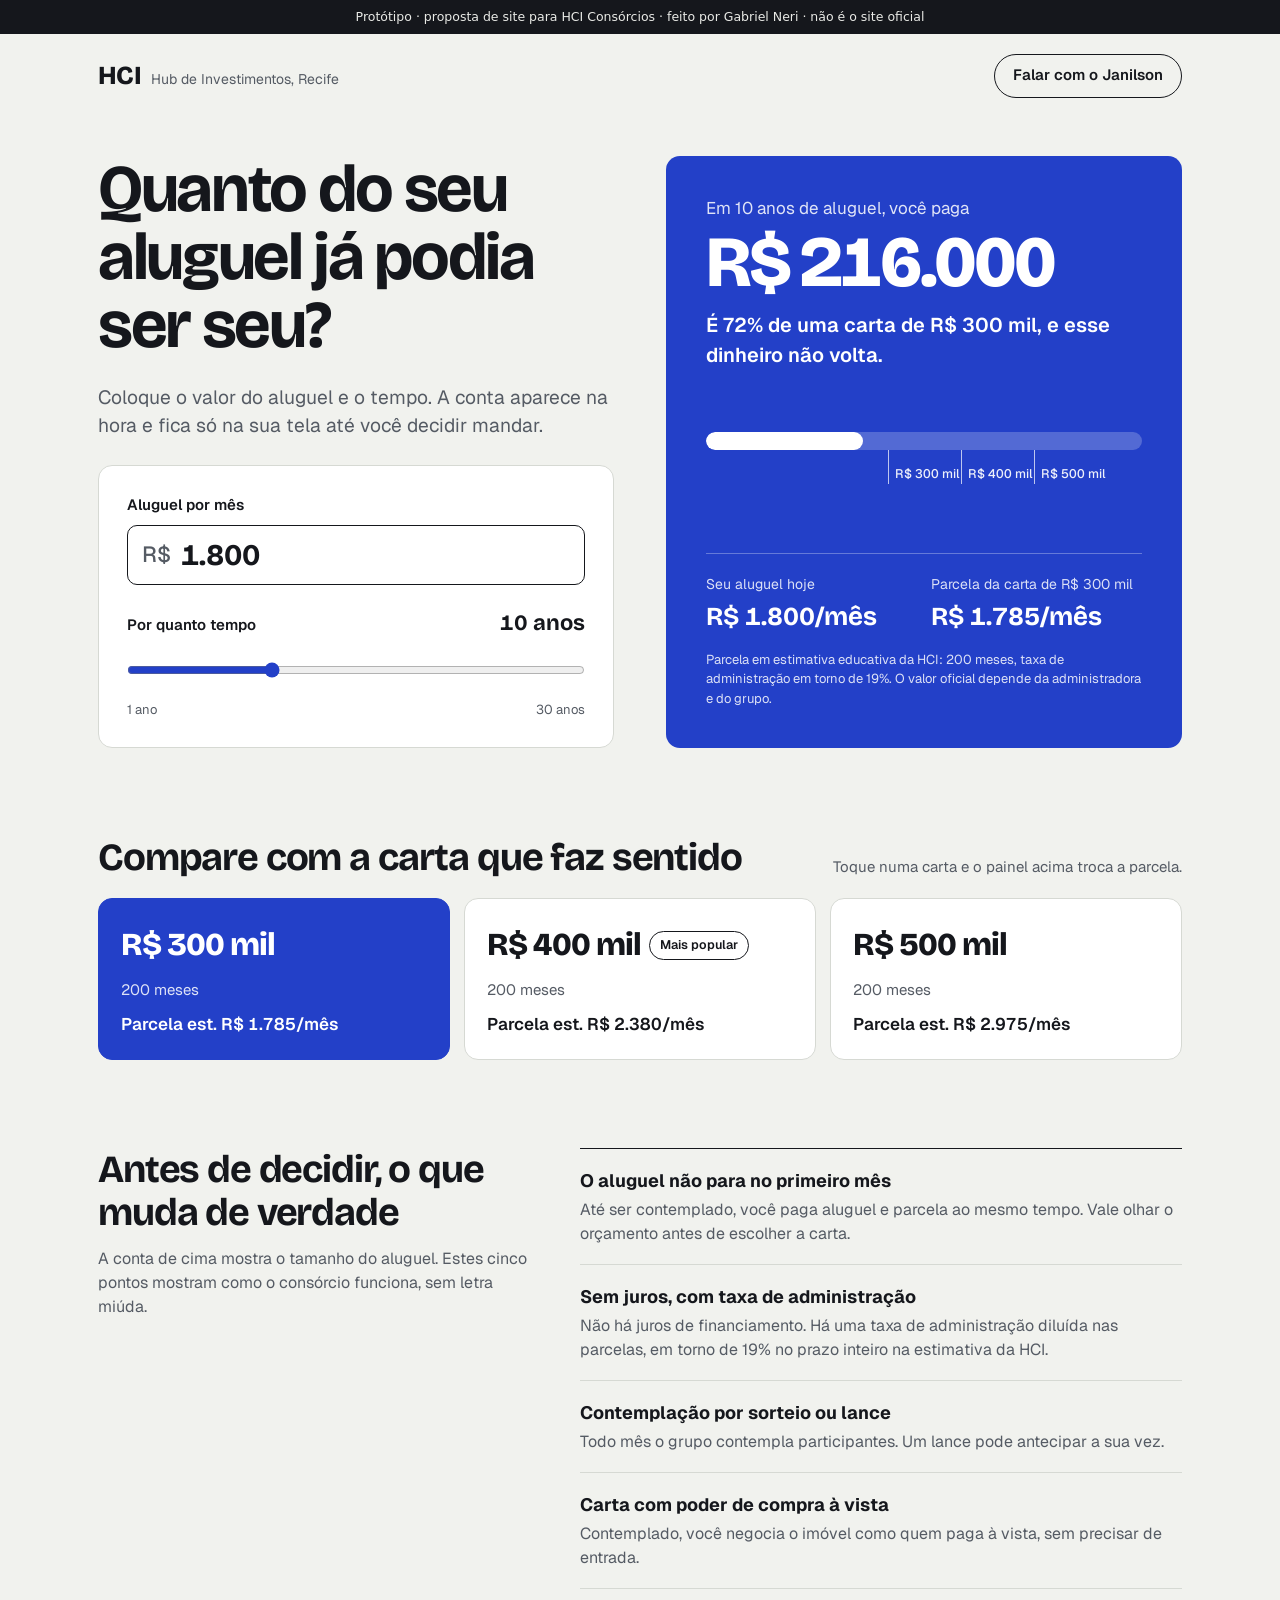
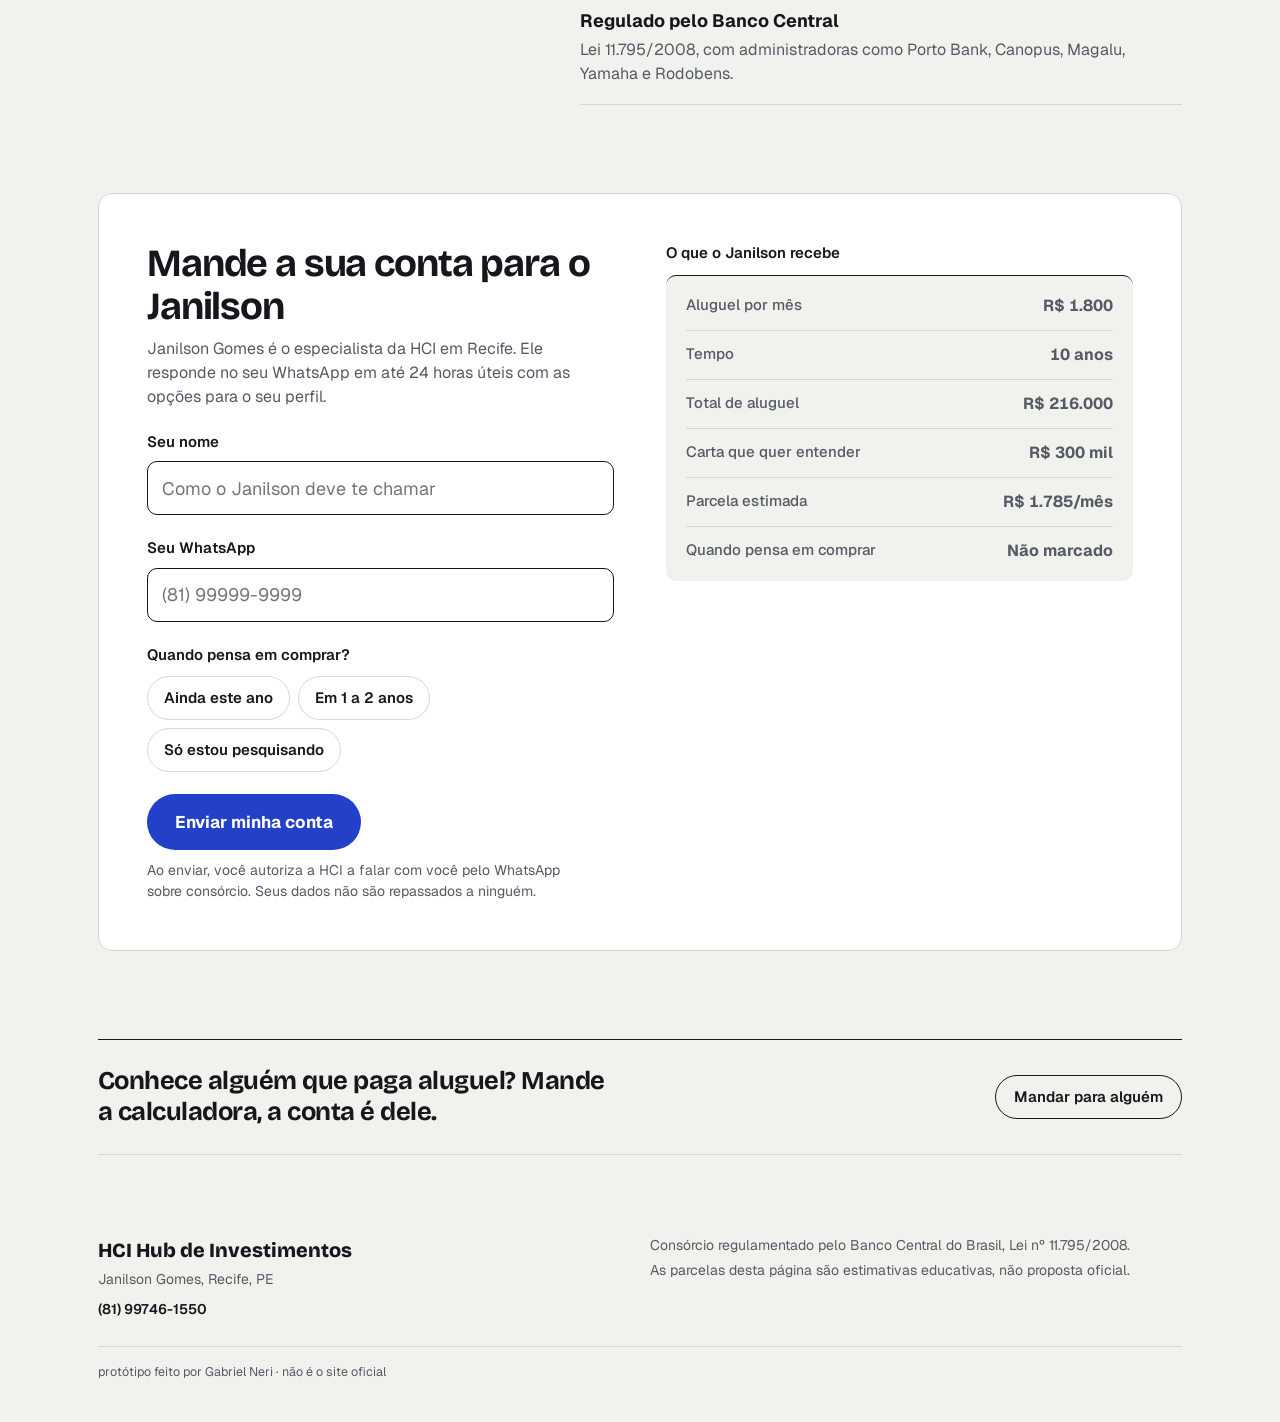
<file: hci-consorcios/index.html>
<!doctype html>
<html lang="pt-BR">
<head>
<meta charset="utf-8">
<meta name="viewport" content="width=device-width, initial-scale=1">
<title>Quanto do seu aluguel já podia ser seu? | HCI Consórcios Recife</title>
<meta name="description" content="Coloque o valor do seu aluguel e veja quanto ele soma com os anos, comparado às cartas de consórcio da HCI, em Recife.">
<meta property="og:title" content="Quanto do seu aluguel já podia ser seu?">
<meta property="og:description" content="Faça a conta em 20 segundos e compare com uma carta de consórcio imobiliário. HCI, Recife.">
<meta property="og:type" content="website">
<meta property="og:locale" content="pt_BR">
<meta name="theme-color" content="#2340C8">
<link rel="preconnect" href="https://fonts.googleapis.com">
<link rel="preconnect" href="https://fonts.gstatic.com" crossorigin>
<link rel="stylesheet" href="https://fonts.googleapis.com/css2?family=Bricolage+Grotesque:opsz,wght@12..96,500..800&family=Geist:wght@400..700&display=swap">
<style>
:root{
  --papel:#F1F2EE;
  --tinta:#15171C;
  --cobalto:#2340C8;
  --cobalto-fundo:#1B33A6;
  --linha:#D6D9D3;
  --cinza:#555B64;
  --branco:#FFFFFF;
  --raio:14px;
  --raio-campo:10px;
  --display:'Bricolage Grotesque', system-ui, sans-serif;
  --texto:'Geist', system-ui, sans-serif;
  --borda-lateral:clamp(16px, 4vw, 48px);
}
*{box-sizing:border-box}
html{-webkit-text-size-adjust:100%}
body{margin:0;background:var(--papel);color:var(--tinta);font-family:var(--texto);font-size:16px;line-height:1.5}
a{color:inherit}
:focus-visible{outline:3px solid var(--cobalto);outline-offset:3px;border-radius:4px}
.painel :focus-visible{outline-color:var(--branco)}
.num{font-variant-numeric:tabular-nums}
.largura{max-width:1180px;margin:0 auto;padding-left:var(--borda-lateral);padding-right:var(--borda-lateral)}
h1,h2{font-family:var(--display);font-weight:700;letter-spacing:-0.03em;margin:0}
h2{font-size:clamp(1.7rem, 3vw, 2.4rem);line-height:1.1}
p{margin:0}

/* topo */
.topo{display:flex;align-items:center;justify-content:space-between;gap:16px;flex-wrap:wrap;padding-top:20px;padding-bottom:20px}
.marca{display:flex;align-items:baseline;gap:10px;text-decoration:none}
.marca b{font-family:var(--display);font-weight:800;font-size:26px;letter-spacing:-0.02em}
.marca span{font-size:14px;color:var(--cinza)}
.botao-linha{display:inline-flex;align-items:center;min-height:44px;padding:0 18px;border:1.5px solid var(--tinta);border-radius:999px;text-decoration:none;font-weight:600;font-size:15px;white-space:nowrap}
.botao-linha:hover{background:var(--tinta);color:var(--branco)}

/* conta */
.conta{display:grid;grid-template-columns:minmax(0,1fr);gap:clamp(28px, 4vw, 56px);padding-top:clamp(12px, 3vw, 40px)}
.conta-texto{display:flex;flex-direction:column;gap:24px}
h1{font-size:clamp(2.4rem, 5.2vw, 4.4rem);line-height:1.02;letter-spacing:-0.035em;max-width:13ch}
.lead{font-size:clamp(1.05rem, 1.6vw, 1.2rem);color:var(--cinza);max-width:44ch}
.campos{display:flex;flex-direction:column;gap:22px;background:var(--branco);border:1px solid var(--linha);border-radius:var(--raio);padding:clamp(18px, 3vw, 28px)}
.campo{display:flex;flex-direction:column;gap:8px}
.campo label,.rotulo{font-weight:600;font-size:15px}
.moeda{display:flex;align-items:center;gap:10px;border:1.5px solid var(--tinta);border-radius:var(--raio-campo);padding:0 14px;min-height:60px;background:var(--branco)}
.moeda:focus-within{box-shadow:0 0 0 3px rgba(35,64,200,.25)}
.moeda span{font-size:22px;color:var(--cinza);font-weight:500}
.moeda input{flex:1;min-width:0;width:100%;border:0;outline:0;background:transparent;font-family:var(--display);font-weight:700;font-size:30px;color:var(--tinta);padding:8px 0}
.linha-anos{display:flex;justify-content:space-between;align-items:baseline;gap:12px}
.linha-anos output{font-family:var(--display);font-weight:700;font-size:22px}
input[type=range]{width:100%;height:44px;margin:0;accent-color:var(--cobalto);cursor:pointer}
.extremos{display:flex;justify-content:space-between;font-size:13px;color:var(--cinza)}

.painel{container-type:inline-size;min-width:0;background:var(--cobalto);color:var(--branco);border-radius:var(--raio);padding:clamp(22px, 3.5vw, 40px);display:flex;flex-direction:column;gap:26px;justify-content:space-between}
.painel .suave{color:rgba(255,255,255,.86)}
.total{font-family:var(--display);font-weight:800;font-size:clamp(2.2rem, 12.5cqi, 6rem);line-height:1;letter-spacing:-0.045em;white-space:nowrap;padding:4px 0}
.frase{margin-top:8px;font-size:clamp(1.05rem, 1.7vw, 1.25rem);font-weight:600;max-width:30ch}
.trilho{position:relative;height:18px;background:rgba(255,255,255,.22);border-radius:999px;overflow:hidden}
.trilho i{position:absolute;left:0;top:0;bottom:0;width:0;background:var(--branco);border-radius:999px;transition:width 280ms cubic-bezier(.2,.7,.2,1)}
.marcas{position:relative;height:40px;font-size:12.5px;color:rgba(255,255,255,.92)}
.marcas span{position:absolute;top:0;height:34px;display:flex;align-items:flex-end;white-space:nowrap;transform:translateX(-50%);border-left:1.5px solid rgba(255,255,255,.7);padding-left:6px}
.marcas .curto{display:none}
.comparar{display:grid;grid-template-columns:1fr 1fr;gap:14px;border-top:1px solid rgba(255,255,255,.3);padding-top:20px}
.comparar div{display:flex;flex-direction:column;gap:2px}
.comparar small{font-size:14px;color:rgba(255,255,255,.84)}
.comparar strong{font-family:var(--display);font-weight:700;font-size:26px}
.comparar p{grid-column:1/-1;font-size:13px;color:rgba(255,255,255,.84)}

/* cartas */
.secao{padding-top:clamp(48px, 7vw, 88px)}
.cabeca{display:flex;justify-content:space-between;align-items:flex-end;gap:16px;flex-wrap:wrap;margin-bottom:20px}
.cabeca p{font-size:15px;color:var(--cinza);max-width:40ch}
.cartas{display:grid;grid-template-columns:repeat(auto-fit, minmax(min(100%, 260px), 1fr));gap:14px}
.carta{text-align:left;cursor:pointer;font:inherit;color:var(--tinta);display:flex;flex-direction:column;gap:10px;min-height:150px;padding:22px;border-radius:var(--raio);border:1.5px solid var(--linha);background:var(--branco);transition:background 160ms ease,color 160ms ease,border-color 160ms ease}
.carta:hover{border-color:var(--tinta)}
.carta:active{transform:translateY(1px)}
.carta[aria-pressed=true]{background:var(--cobalto);border-color:var(--cobalto);color:var(--branco)}
.carta-topo{display:flex;justify-content:space-between;align-items:center;gap:8px}
.carta-valor{font-family:var(--display);font-weight:800;font-size:32px;letter-spacing:-0.03em}
.selo{font-size:12.5px;font-weight:600;padding:4px 10px;border-radius:999px;border:1px solid currentColor}
.carta .sub{font-size:15px;color:var(--cinza)}
.carta[aria-pressed=true] .sub{color:rgba(255,255,255,.85)}
.carta .parc{font-size:17px;font-weight:600}

/* saber */
.saber{display:grid;grid-template-columns:minmax(0,1fr);gap:clamp(20px, 4vw, 56px);align-items:start}
.saber-intro{display:flex;flex-direction:column;gap:14px}
.saber-intro h2{max-width:16ch}
.saber-intro p{color:var(--cinza);max-width:40ch}
dl{margin:0;border-top:1.5px solid var(--tinta)}
dl div{padding:18px 0;border-bottom:1px solid var(--linha)}
dt{font-weight:700;font-size:18px}
dd{margin:4px 0 0;color:var(--cinza);max-width:60ch}

/* enviar */
.enviar{background:var(--branco);border:1px solid var(--linha);border-radius:var(--raio);padding:clamp(22px, 4vw, 48px);display:grid;grid-template-columns:minmax(0,1fr);gap:clamp(24px, 4vw, 56px)}
.enviar-form{display:flex;flex-direction:column;gap:22px}
.enviar-form > div:first-child{display:flex;flex-direction:column;gap:10px}
.enviar-form > div:first-child p{color:var(--cinza);max-width:46ch}
.texto-campo{min-height:54px;border:1.5px solid var(--tinta);border-radius:var(--raio-campo);padding:0 14px;font:inherit;font-size:18px;color:var(--tinta);background:var(--branco);width:100%}
fieldset{margin:0;padding:0;border:0}
legend{font-weight:600;font-size:15px;padding:0;margin-bottom:10px}
.chips{display:flex;flex-wrap:wrap;gap:8px}
.chip{cursor:pointer;font:inherit;font-size:15px;font-weight:600;min-height:44px;padding:0 16px;border-radius:999px;border:1.5px solid var(--linha);background:var(--branco);color:var(--tinta)}
.chip:hover{border-color:var(--tinta)}
.chip[aria-pressed=true]{background:var(--tinta);border-color:var(--tinta);color:var(--branco)}
.acoes{display:flex;flex-direction:column;gap:10px;align-items:flex-start}
.botao{display:inline-flex;align-items:center;justify-content:center;min-height:56px;padding:0 28px;border-radius:999px;background:var(--cobalto);color:var(--branco);text-decoration:none;font-weight:700;font-size:17px;white-space:nowrap;transition:background 160ms ease}
.botao:hover{background:var(--cobalto-fundo)}
.botao:active{transform:translateY(1px)}
.nota{font-size:14px;color:var(--cinza);max-width:46ch}
.previa{display:flex;flex-direction:column;gap:10px}
.previa p:first-child{font-weight:600;font-size:15px}
.mensagem{background:var(--papel);border-radius:var(--raio-campo);padding:18px 20px;font-size:16px;line-height:1.6;white-space:pre-line}

/* indicar */
.indicar{display:flex;flex-wrap:wrap;align-items:center;justify-content:space-between;gap:16px 32px;border-top:1.5px solid var(--tinta);border-bottom:1px solid var(--linha);padding:26px 0}
.indicar p{font-family:var(--display);font-weight:700;font-size:clamp(1.25rem, 2.2vw, 1.6rem);letter-spacing:-0.02em;max-width:30ch;line-height:1.2}

/* rodape */
.rodape{display:grid;grid-template-columns:minmax(0,1fr);gap:20px;padding-top:clamp(48px, 7vw, 80px);padding-bottom:40px;font-size:14px;color:var(--cinza)}
.rodape div{display:flex;flex-direction:column;gap:4px}
.rodape b{font-family:var(--display);font-weight:800;font-size:20px;color:var(--tinta)}
.rodape a{color:var(--tinta);font-weight:600;text-decoration:none;min-height:32px;display:inline-flex;align-items:center}
.assina{grid-column:1/-1;border-top:1px solid var(--linha);padding-top:16px;font-size:12.5px}

.isca{position:absolute;left:-9999px;width:1px;height:1px;overflow:hidden}
.erro{margin:0;color:#A3251B;font-weight:600;font-size:15px}
.erro a{color:#A3251B}
.texto-campo[aria-invalid=true]{border-color:#A3251B;box-shadow:0 0 0 3px rgba(163,37,27,.15)}
.botao[disabled]{opacity:.7;cursor:progress}
button.botao{border:0;font-family:inherit;cursor:pointer}
.resumo{margin:0;background:var(--papel);border-radius:var(--raio-campo);padding:6px 20px}
.resumo div{display:flex;justify-content:space-between;gap:16px;padding:12px 0;border-bottom:1px solid var(--linha)}
.resumo div:last-child{border-bottom:0}
.resumo dt{font-weight:500;font-size:15px;color:var(--cinza)}
.resumo dd{margin:0;font-weight:700;text-align:right}
.pronto{grid-column:1/-1;display:flex;flex-direction:column;gap:14px;outline:0}
.pronto[hidden],.enviar-form[hidden],.previa[hidden]{display:none}
.pronto h2{font-size:clamp(1.9rem, 3.4vw, 2.8rem)}
.pronto p{color:var(--cinza);max-width:52ch;font-size:17px}
.acoes-linha{display:flex;flex-wrap:wrap;gap:12px;margin-top:6px}
@media (max-width:520px){
  .marcas .longo{display:none}
  .marcas .curto{display:inline}
  .comparar strong{font-size:22px}
  .acoes,.botao,.acoes-linha .botao-linha{width:100%}
  .acoes-linha .botao-linha{justify-content:center}
  .botao{white-space:normal;text-align:center}
}
@media (min-width:960px){
  .conta{grid-template-columns:minmax(0,1fr) minmax(0,1fr);align-items:stretch}
  .saber{grid-template-columns:minmax(0,5fr) minmax(0,7fr)}
  .enviar{grid-template-columns:minmax(0,1fr) minmax(0,1fr)}
  .rodape{grid-template-columns:minmax(0,1fr) minmax(0,1fr)}
}
@media (prefers-reduced-motion:reduce){
  *{transition:none !important}
}
</style>
</head>
<body>
<div style="background:#15171C;color:#E9EAE6;font:12.5px/1.4 system-ui,sans-serif;text-align:center;padding:8px 16px;">Protótipo · proposta de site para HCI Consórcios · feito por Gabriel Neri · não é o site oficial</div>

<header class="topo largura">
  <a class="marca" href="https://hciconsorcios.com.br/"><b>HCI</b><span>Hub de Investimentos, Recife</span></a>
  <a class="botao-linha" id="falar" href="https://wa.me/5581997461550" target="_blank" rel="noopener">Falar com o Janilson</a>
</header>

<main>
<section class="conta largura" aria-labelledby="titulo">
  <div class="conta-texto">
    <h1 id="titulo">Quanto do seu aluguel já podia ser seu?</h1>
    <p class="lead">Coloque o valor do aluguel e o tempo. A conta aparece na hora e fica só na sua tela até você decidir mandar.</p>
    <div class="campos">
      <div class="campo">
        <label for="aluguel">Aluguel por mês</label>
        <div class="moeda"><span>R$</span><input id="aluguel" class="num" type="text" inputmode="numeric" autocomplete="off" value="1.800" placeholder="1.800" aria-describedby="titulo"></div>
      </div>
      <div class="campo">
        <div class="linha-anos"><label for="anos">Por quanto tempo</label><output id="anos-saida" for="anos" class="num">10 anos</output></div>
        <input id="anos" type="range" min="1" max="30" step="1" value="10">
        <div class="extremos"><span>1 ano</span><span>30 anos</span></div>
      </div>
    </div>
  </div>

  <div class="painel">
    <div>
      <p class="suave" style="font-size:17px">Em <span id="anos-texto">10 anos</span> de aluguel, você paga</p>
      <p class="total num" id="total" aria-live="polite">R$ 216.000</p>
      <p class="frase" id="frase">É 72% de uma carta de R$ 300 mil, e esse dinheiro não volta.</p>
    </div>
    <div>
      <div class="trilho" aria-hidden="true"><i id="barra"></i></div>
      <div class="marcas num" aria-hidden="true">
        <span style="left:50%"><b class="longo" style="font-weight:500">R$ 300 mil</b><b class="curto" style="font-weight:500">300 mil</b></span>
        <span style="left:66.67%"><b class="longo" style="font-weight:500">R$ 400 mil</b><b class="curto" style="font-weight:500">400 mil</b></span>
        <span style="left:83.33%"><b class="longo" style="font-weight:500">R$ 500 mil</b><b class="curto" style="font-weight:500">500 mil</b></span>
      </div>
    </div>
    <div class="comparar">
      <div><small>Seu aluguel hoje</small><strong class="num" id="aluguel-mes">R$ 1.800/mês</strong></div>
      <div><small>Parcela da carta de <span id="carta-nome">R$ 300 mil</span></small><strong class="num" id="parcela-mes">R$ 1.785/mês</strong></div>
      <p>Parcela em estimativa educativa da HCI: 200 meses, taxa de administração em torno de 19%. O valor oficial depende da administradora e do grupo.</p>
    </div>
  </div>
</section>

<section class="secao largura" aria-labelledby="t-cartas">
  <div class="cabeca">
    <h2 id="t-cartas">Compare com a carta que faz sentido</h2>
    <p>Toque numa carta e o painel acima troca a parcela.</p>
  </div>
  <div class="cartas" id="cartas">
    <button type="button" class="carta" data-carta="300" aria-pressed="true"><span class="carta-topo"><span class="carta-valor num">R$ 300 mil</span></span><span class="sub">200 meses</span><span class="parc num">Parcela est. R$ 1.785/mês</span></button>
    <button type="button" class="carta" data-carta="400" aria-pressed="false"><span class="carta-topo"><span class="carta-valor num">R$ 400 mil</span><span class="selo">Mais popular</span></span><span class="sub">200 meses</span><span class="parc num">Parcela est. R$ 2.380/mês</span></button>
    <button type="button" class="carta" data-carta="500" aria-pressed="false"><span class="carta-topo"><span class="carta-valor num">R$ 500 mil</span></span><span class="sub">200 meses</span><span class="parc num">Parcela est. R$ 2.975/mês</span></button>
  </div>
</section>

<section class="secao largura saber" aria-labelledby="t-saber">
  <div class="saber-intro">
    <h2 id="t-saber">Antes de decidir, o que muda de verdade</h2>
    <p>A conta de cima mostra o tamanho do aluguel. Estes cinco pontos mostram como o consórcio funciona, sem letra miúda.</p>
  </div>
  <dl>
    <div><dt>O aluguel não para no primeiro mês</dt><dd>Até ser contemplado, você paga aluguel e parcela ao mesmo tempo. Vale olhar o orçamento antes de escolher a carta.</dd></div>
    <div><dt>Sem juros, com taxa de administração</dt><dd>Não há juros de financiamento. Há uma taxa de administração diluída nas parcelas, em torno de 19% no prazo inteiro na estimativa da HCI.</dd></div>
    <div><dt>Contemplação por sorteio ou lance</dt><dd>Todo mês o grupo contempla participantes. Um lance pode antecipar a sua vez.</dd></div>
    <div><dt>Carta com poder de compra à vista</dt><dd>Contemplado, você negocia o imóvel como quem paga à vista, sem precisar de entrada.</dd></div>
    <div><dt>Regulado pelo Banco Central</dt><dd>Lei 11.795/2008, com administradoras como Porto Bank, Canopus, Magalu, Yamaha e Rodobens.</dd></div>
  </dl>
</section>

<section class="secao largura" aria-labelledby="t-enviar">
  <div class="enviar" id="enviar-caixa">
    <form class="enviar-form" id="form" novalidate>
      <div>
        <h2 id="t-enviar">Mande a sua conta para o Janilson</h2>
        <p>Janilson Gomes é o especialista da HCI em Recife. Ele responde no seu WhatsApp em até 24 horas úteis com as opções para o seu perfil.</p>
      </div>
      <div class="campo">
        <label for="nome">Seu nome</label>
        <input id="nome" name="nome" class="texto-campo" type="text" autocomplete="given-name" maxlength="60" placeholder="Como o Janilson deve te chamar" required>
      </div>
      <div class="campo">
        <label for="whatsapp">Seu WhatsApp</label>
        <input id="whatsapp" name="whatsapp" class="texto-campo num" type="tel" inputmode="tel" autocomplete="tel-national" maxlength="16" placeholder="(81) 99999-9999" required>
      </div>
      <div class="isca" aria-hidden="true"><label for="site">Deixe em branco</label><input id="site" name="site" type="text" tabindex="-1" autocomplete="off"></div>
      <fieldset>
        <legend>Quando pensa em comprar?</legend>
        <div class="chips" id="quando">
          <button type="button" class="chip" data-quando="este-ano" aria-pressed="false">Ainda este ano</button>
          <button type="button" class="chip" data-quando="1-2" aria-pressed="false">Em 1 a 2 anos</button>
          <button type="button" class="chip" data-quando="pesquisando" aria-pressed="false">Só estou pesquisando</button>
        </div>
      </fieldset>
      <p class="erro" id="erro" role="alert" hidden></p>
      <div class="acoes">
        <button class="botao" id="enviar" type="submit">Enviar minha conta</button>
        <p class="nota">Ao enviar, você autoriza a HCI a falar com você pelo WhatsApp sobre consórcio. Seus dados não são repassados a ninguém.</p>
      </div>
    </form>
    <div class="previa" id="previa">
      <p>O que o Janilson recebe</p>
      <dl class="resumo num">
        <div><dt>Aluguel por mês</dt><dd id="r-aluguel">R$ 1.800</dd></div>
        <div><dt>Tempo</dt><dd id="r-anos">10 anos</dd></div>
        <div><dt>Total de aluguel</dt><dd id="r-total">R$ 216.000</dd></div>
        <div><dt>Carta que quer entender</dt><dd id="r-carta">R$ 300 mil</dd></div>
        <div><dt>Parcela estimada</dt><dd id="r-parcela">R$ 1.785/mês</dd></div>
        <div><dt>Quando pensa em comprar</dt><dd id="r-quando">Não marcado</dd></div>
      </dl>
    </div>
    <div class="pronto" id="pronto" hidden tabindex="-1">
      <h2>Pronto, <span id="pronto-nome"></span>.</h2>
      <p>O Janilson recebeu a sua conta e responde no seu WhatsApp em até 24 horas úteis. Se preferir, já pode chamar agora.</p>
      <div class="acoes-linha">
        <a class="botao" id="falar-agora" href="https://wa.me/5581997461550" target="_blank" rel="noopener">Falar agora pelo WhatsApp</a>
        <a class="botao-linha" id="indicar-pronto" href="https://wa.me/" target="_blank" rel="noopener">Mandar a calculadora para alguém</a>
      </div>
    </div>
  </div>
</section>

<section class="secao largura" aria-label="Indicar">
  <div class="indicar">
    <p>Conhece alguém que paga aluguel? Mande a calculadora, a conta é dele.</p>
    <a class="botao-linha" id="indicar" href="https://wa.me/" target="_blank" rel="noopener">Mandar para alguém</a>
  </div>
</section>
</main>

<footer class="rodape largura">
  <div>
    <b>HCI Hub de Investimentos</b>
    <span>Janilson Gomes, Recife, PE</span>
    <a href="tel:+5581997461550">(81) 99746-1550</a>
  </div>
  <div>
    <span>Consórcio regulamentado pelo Banco Central do Brasil, Lei nº 11.795/2008.</span>
    <span>As parcelas desta página são estimativas educativas, não proposta oficial.</span>
  </div>
  <p class="assina">protótipo feito por Gabriel Neri · não é o site oficial</p>
</footer>

<script>
(function(){
  var FONE = '5581997461550';
  // A calculadora roda em dois lugares (o sistema no Netlify e a demo no GitHub Pages) e grava no mesmo sistema.
  var SISTEMA = 'https://hci-captacao.netlify.app';
  var API = /netlify\.app$|^localhost$|^127\.0\.0\.1$/.test(location.hostname) ? '/api/lead' : SISTEMA + '/api/lead';
  var CARTAS = { 300: 1785, 400: 2380, 500: 2975 };
  var QUANDO = {
    'este-ano': { rotulo: 'Ainda este ano', linha: 'Penso em comprar ainda este ano.' },
    '1-2': { rotulo: 'Em 1 a 2 anos', linha: 'Penso em comprar em 1 a 2 anos.' },
    'pesquisando': { rotulo: 'Só pesquisando', linha: 'Por enquanto estou pesquisando.' }
  };
  var estado = { aluguel: 1800, anos: 10, carta: 300, quando: '', codigo: '' };

  var params = new URLSearchParams(location.search);
  var limpa = function(v){ return (v || '').toLowerCase().replace(/[^a-z0-9-]/g, '').slice(0, 20); };
  var origem = limpa(params.get('origem'));
  var ref = limpa(params.get('ref'));

  var $ = function(id){ return document.getElementById(id); };
  var reais = function(n){ return 'R$ ' + Math.round(n).toLocaleString('pt-BR'); };
  var anosTexto = function(n){ return n === 1 ? '1 ano' : n + ' anos'; };
  var base = location.protocol.indexOf('http') === 0 ? location.origin + location.pathname : SISTEMA + '/';

  function frase(total){
    if (estado.aluguel === 0) return 'Digite quanto você paga de aluguel por mês.';
    if (total >= 500000) return 'Passa do valor da maior carta da HCI, de R$ 500 mil.';
    if (total >= 400000) return 'Já é mais do que uma carta de R$ 400 mil inteira.';
    if (total >= 300000) return 'Já é mais do que uma carta de R$ 300 mil inteira.';
    return 'É ' + Math.round(total / 3000) + '% de uma carta de R$ 300 mil, e esse dinheiro não volta.';
  }

  function mensagem(){
    var total = estado.aluguel * 12 * estado.anos;
    var nome = $('nome').value.trim();
    var l = ['Olá, Janilson.' + (nome ? ' Aqui é ' + nome + '.' : '')];
    if (estado.aluguel > 0) l.push('Fiz a conta na página da HCI: pago ' + reais(estado.aluguel) + ' de aluguel por mês, o que dá ' + reais(total) + ' em ' + anosTexto(estado.anos) + '.');
    l.push('Quero entender a carta de R$ ' + estado.carta + ' mil, com parcela estimada de ' + reais(CARTAS[estado.carta]) + ' por mês.');
    if (estado.quando) l.push(QUANDO[estado.quando].linha);
    return l.join('\n');
  }
  var linkWhats = function(){ return 'https://wa.me/' + FONE + '?text=' + encodeURIComponent(mensagem()); };
  function linkIndicar(){
    var url = base + '?origem=indicacao' + (estado.codigo ? '&ref=' + estado.codigo : '');
    return 'https://wa.me/?text=' + encodeURIComponent('Fiz a conta de quanto o aluguel soma em alguns anos. Faz a sua, leva 20 segundos: ' + url);
  }

  function atualizar(){
    var total = estado.aluguel * 12 * estado.anos;
    var parc = CARTAS[estado.carta];
    var totalTexto = reais(total);
    $('anos-saida').textContent = anosTexto(estado.anos);
    $('anos-texto').textContent = anosTexto(estado.anos);
    $('total').textContent = totalTexto;
    $('total').style.fontSize = 'clamp(2.2rem, ' + (165 / totalTexto.length).toFixed(2) + 'cqi, 6.5rem)';
    $('frase').textContent = frase(total);
    $('barra').style.width = Math.min(total / 600000, 1) * 100 + '%';
    $('aluguel-mes').textContent = reais(estado.aluguel) + '/mês';
    $('carta-nome').textContent = 'R$ ' + estado.carta + ' mil';
    $('parcela-mes').textContent = reais(parc) + '/mês';
    $('r-aluguel').textContent = reais(estado.aluguel);
    $('r-anos').textContent = anosTexto(estado.anos);
    $('r-total').textContent = totalTexto;
    $('r-carta').textContent = 'R$ ' + estado.carta + ' mil';
    $('r-parcela').textContent = reais(parc) + '/mês';
    $('r-quando').textContent = estado.quando ? QUANDO[estado.quando].rotulo : 'Não marcado';
    $('indicar').href = linkIndicar();
  }

  $('aluguel').addEventListener('input', function(e){
    var dig = e.target.value.replace(/\D/g, '').slice(0, 5);
    estado.aluguel = parseInt(dig || '0', 10);
    e.target.value = dig ? estado.aluguel.toLocaleString('pt-BR') : '';
    atualizar();
  });
  $('anos').addEventListener('input', function(e){
    estado.anos = parseInt(e.target.value, 10) || 1;
    atualizar();
  });
  $('whatsapp').addEventListener('input', function(e){
    var d = e.target.value.replace(/\D/g, '').slice(0, 11);
    var f = d;
    if (d.length > 2) f = '(' + d.slice(0, 2) + ') ' + d.slice(2);
    if (d.length > 7) f = '(' + d.slice(0, 2) + ') ' + d.slice(2, d.length - 4) + '-' + d.slice(d.length - 4);
    e.target.value = f;
    e.target.removeAttribute('aria-invalid');
  });
  $('nome').addEventListener('input', function(e){ e.target.removeAttribute('aria-invalid'); });

  document.querySelectorAll('.carta').forEach(function(b){
    b.addEventListener('click', function(){
      estado.carta = parseInt(b.dataset.carta, 10);
      document.querySelectorAll('.carta').forEach(function(o){ o.setAttribute('aria-pressed', o === b ? 'true' : 'false'); });
      atualizar();
    });
  });
  document.querySelectorAll('.chip').forEach(function(b){
    b.addEventListener('click', function(){
      var ja = estado.quando === b.dataset.quando;
      estado.quando = ja ? '' : b.dataset.quando;
      document.querySelectorAll('.chip').forEach(function(o){ o.setAttribute('aria-pressed', !ja && o === b ? 'true' : 'false'); });
      atualizar();
    });
  });

  function mostrarErro(texto, campo, comWhats){
    var p = $('erro');
    p.textContent = texto;
    if (comWhats) {
      var a = document.createElement('a');
      a.href = linkWhats(); a.target = '_blank'; a.rel = 'noopener';
      a.textContent = 'Mandar pelo WhatsApp';
      p.appendChild(document.createTextNode(' '));
      p.appendChild(a);
    }
    p.hidden = false;
    if (campo && $(campo)) { $(campo).setAttribute('aria-invalid', 'true'); $(campo).focus(); }
  }

  $('form').addEventListener('submit', function(e){
    e.preventDefault();
    $('erro').hidden = true;
    var nome = $('nome').value.trim();
    var fone = $('whatsapp').value.replace(/\D/g, '');
    if (nome.length < 2) return mostrarErro('Escreva o seu nome.', 'nome');
    if (fone.length < 10) return mostrarErro('Escreva o WhatsApp com DDD, por exemplo (81) 99999-9999.', 'whatsapp');
    var botao = $('enviar');
    botao.disabled = true;
    botao.textContent = 'Enviando...';
    fetch(API, {
      method: 'POST',
      headers: { 'Content-Type': 'application/json' },
      body: JSON.stringify({ nome: nome, whatsapp: fone, aluguel: estado.aluguel, anos: estado.anos, carta: estado.carta, quando: estado.quando, origem: origem, ref: ref, site: $('site').value })
    }).then(function(r){
      return r.json().catch(function(){ return {}; }).then(function(j){ return { ok: r.ok, j: j }; });
    }).then(function(res){
      if (!res.ok) throw { campo: res.j.campo, texto: res.j.erro };
      estado.codigo = res.j.codigo || '';
      $('form').hidden = true;
      $('previa').hidden = true;
      $('pronto-nome').textContent = nome.split(' ')[0];
      $('falar-agora').href = linkWhats();
      $('indicar-pronto').href = linkIndicar();
      $('indicar').href = linkIndicar();
      $('pronto').hidden = false;
      $('pronto').focus();
    }).catch(function(err){
      if (err && err.texto) mostrarErro(err.texto, err.campo);
      else mostrarErro('Não consegui enviar agora. A sua conta vai escrita por aqui:', null, true);
    }).then(function(){
      botao.disabled = false;
      botao.textContent = 'Enviar minha conta';
    });
  });

  var oi = 'Olá, Janilson. Vim pela página da calculadora de aluguel.';
  $('falar').href = 'https://wa.me/' + FONE + '?text=' + encodeURIComponent(oi);

  atualizar();
})();
</script>
</body>
</html>
</file>
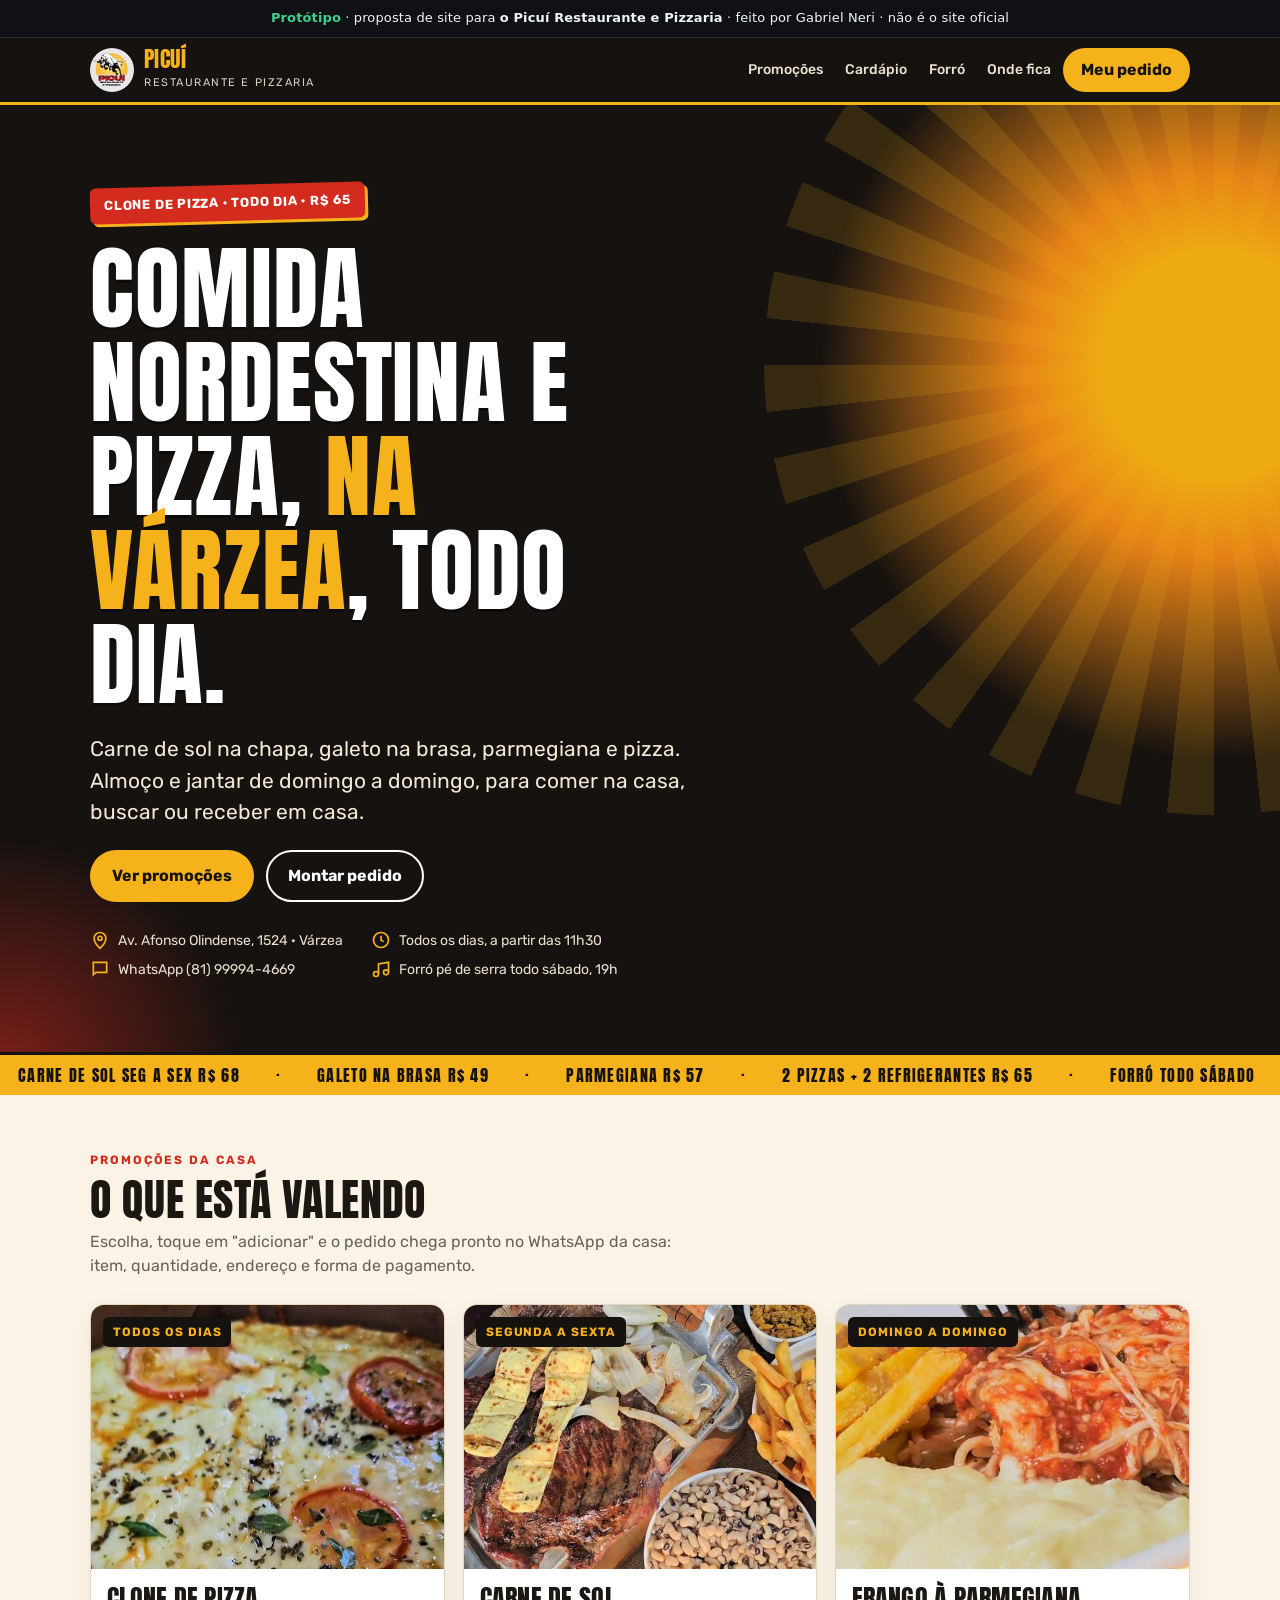
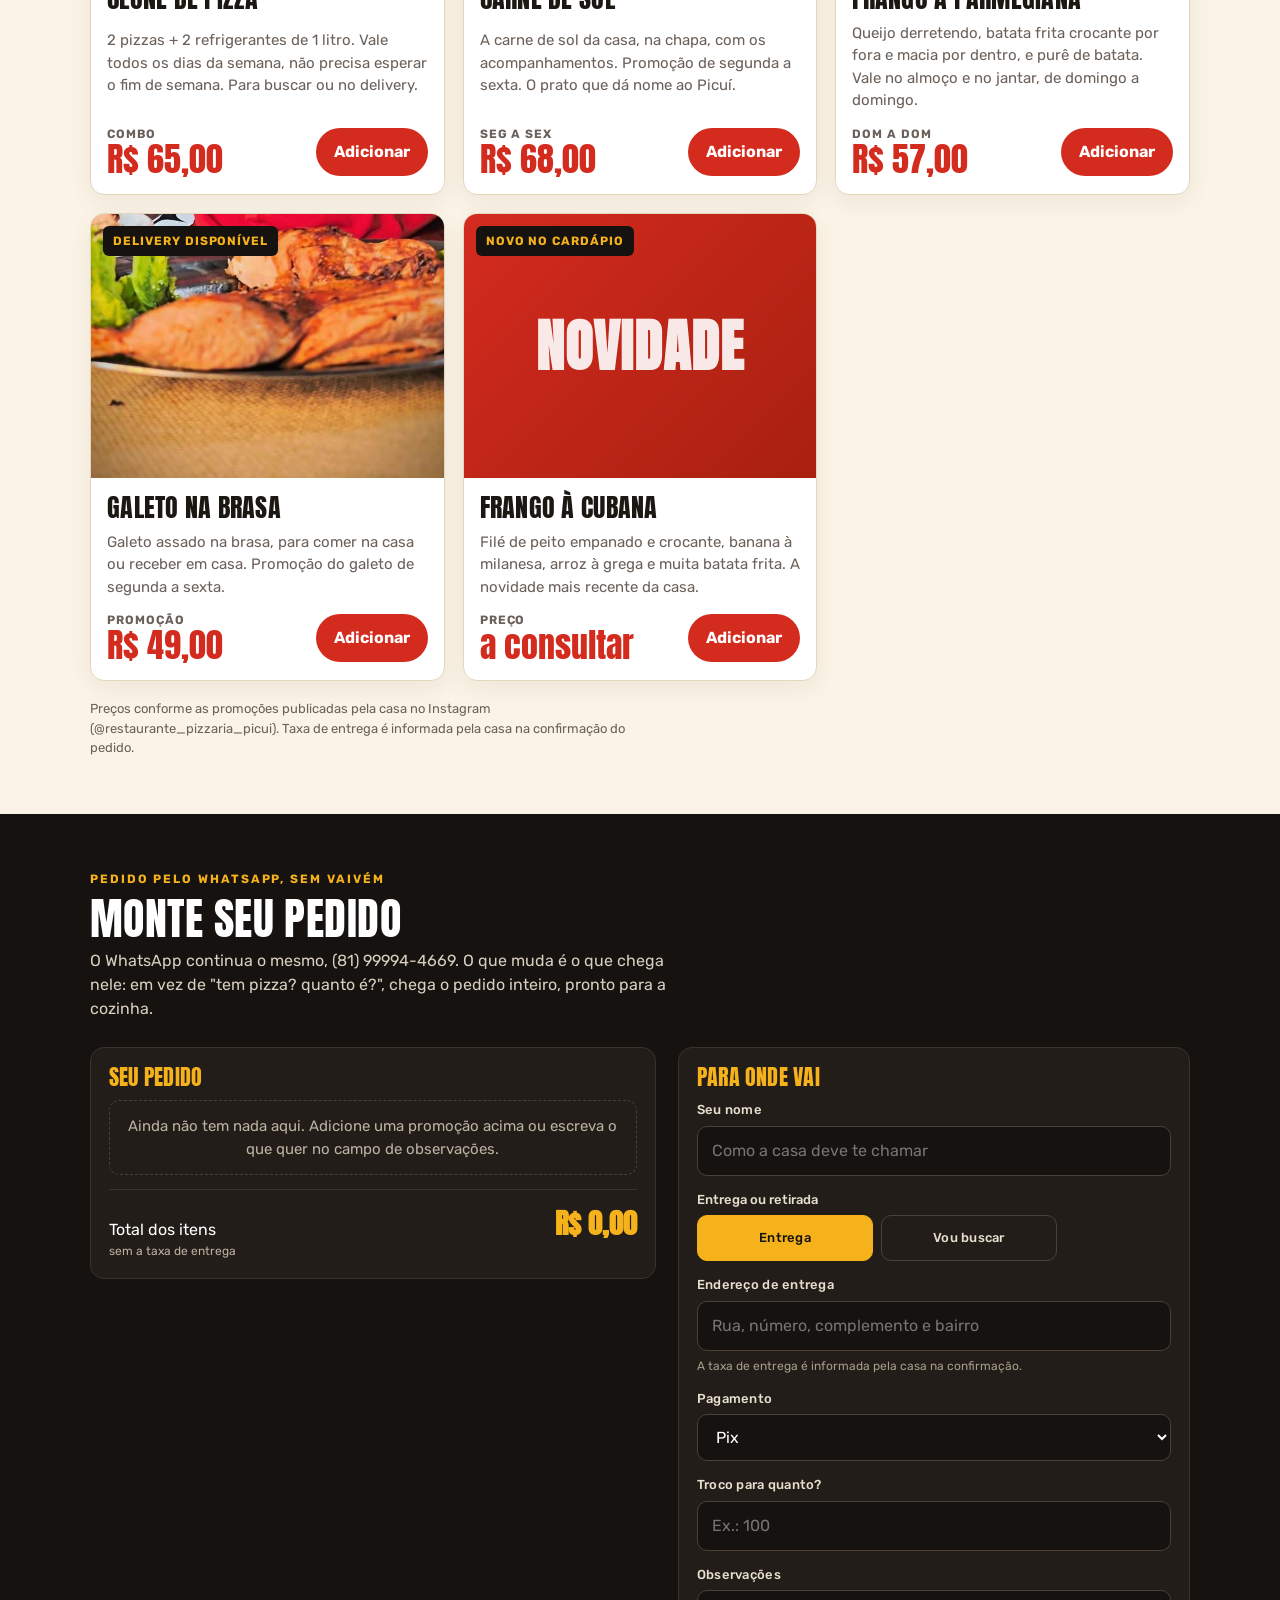
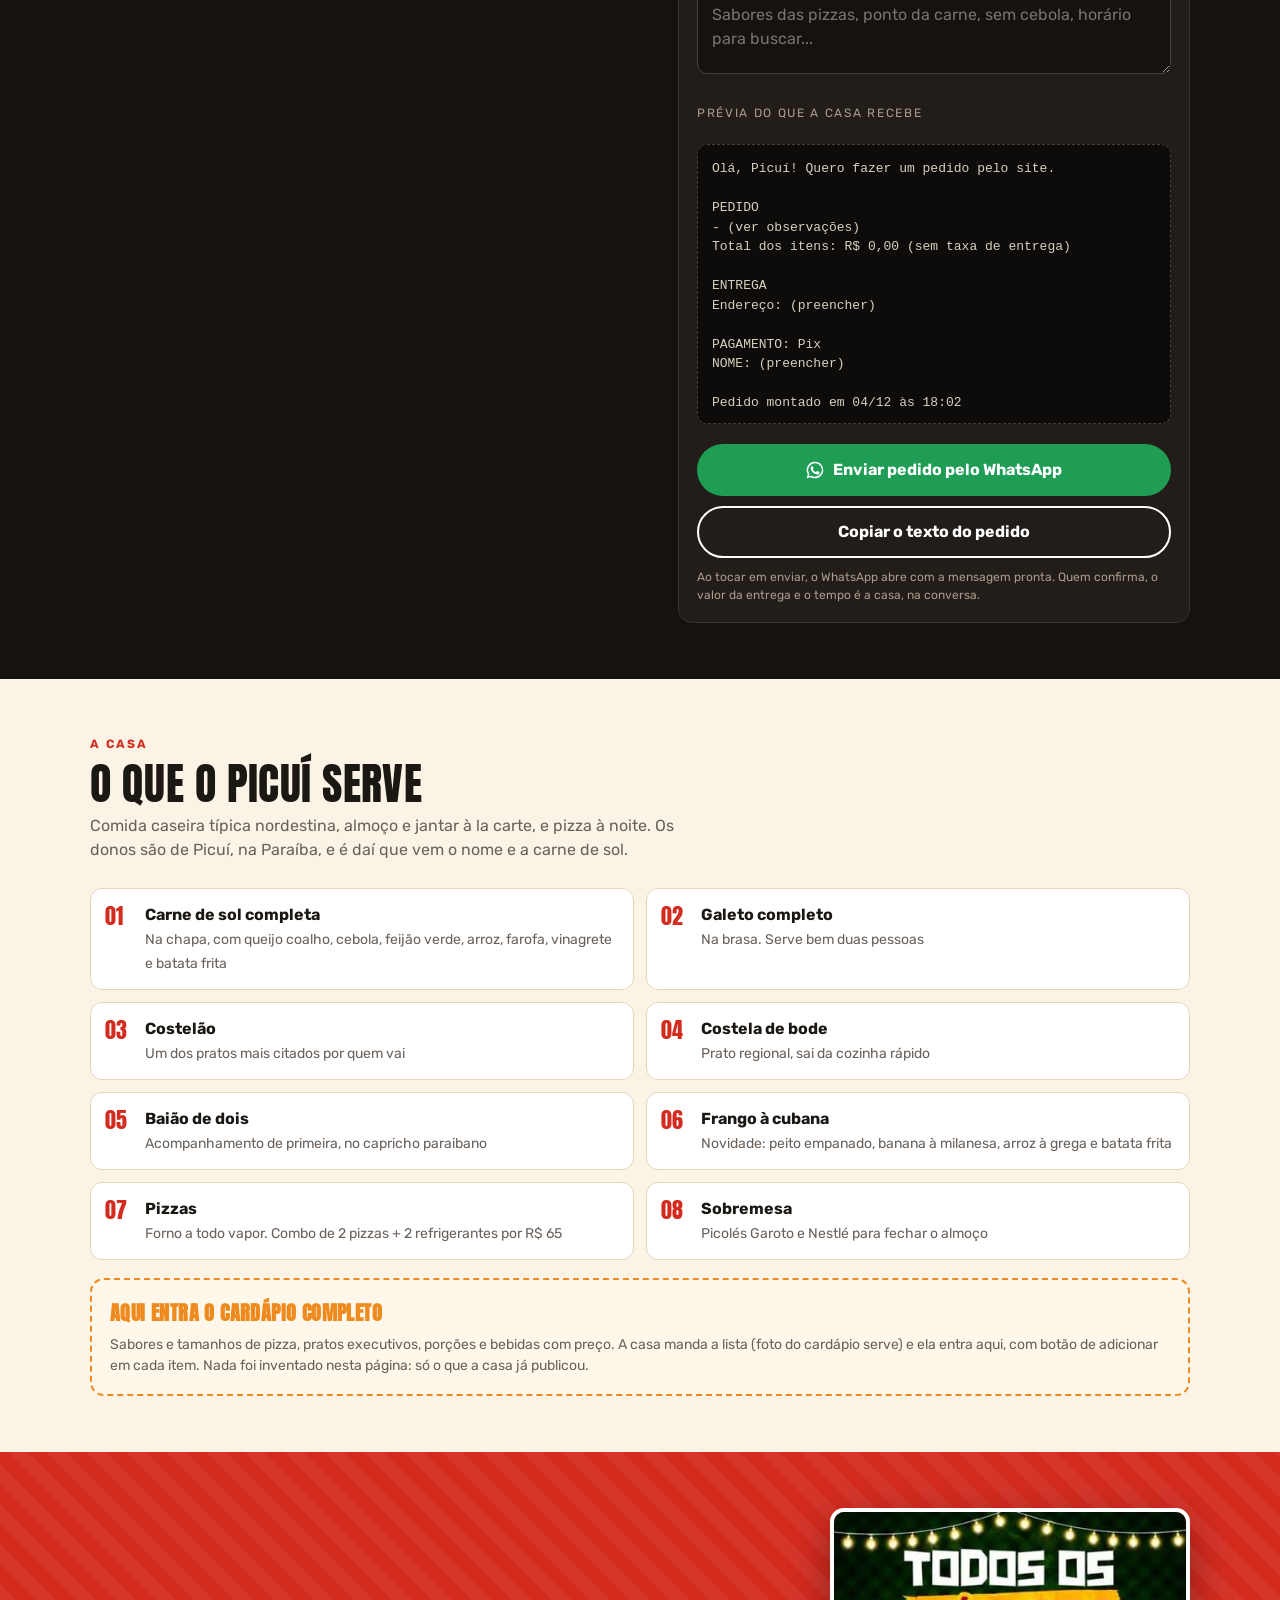
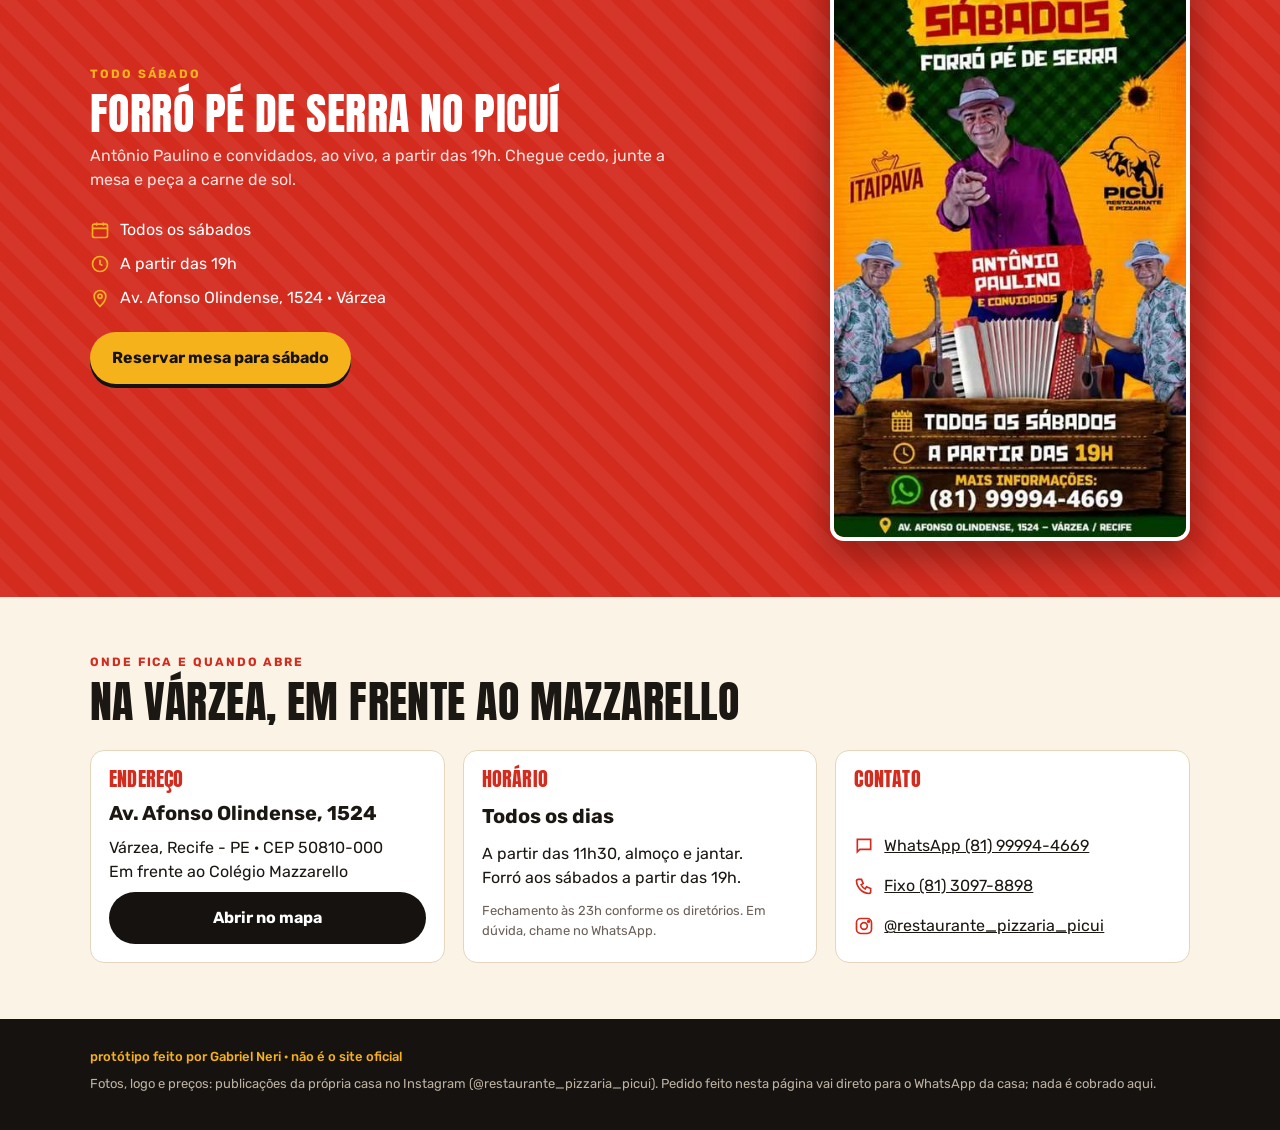
<file: picui/index.html>
<!DOCTYPE html>
<html lang="pt-BR">
<head>
<meta charset="utf-8">
<meta name="viewport" content="width=device-width, initial-scale=1">
<title>Picuí Restaurante e Pizzaria · Várzea, Recife</title>
<meta name="description" content="Comida nordestina e pizza na Várzea, todos os dias a partir das 11h30. Promoções da casa, pedido pelo WhatsApp e forró todo sábado. Av. Afonso Olindense, 1524.">
<link rel="preconnect" href="https://fonts.googleapis.com">
<link rel="preconnect" href="https://fonts.gstatic.com" crossorigin>
<link href="https://fonts.googleapis.com/css2?family=Anton&family=Rubik:ital,wght@0,400;0,500;0,700;1,400&display=swap" rel="stylesheet">
<style>
  :root{
    --preto:#151210;
    --carvao:#221d19;
    --vermelho:#d42b1f;
    --vermelho-escuro:#a8200f;
    --sol:#f6b21b;
    --laranja:#ee8a1e;
    --creme:#fbf4e6;
    --areia:#f0e3c9;
    --texto:#1b1713;
    --cinza:#6b615a;
    --linha:#e4d6bd;
    --zap:#1f9d55;
    --raio:14px;
    --display:'Anton', Impact, 'Arial Narrow Bold', sans-serif;
    --corpo:'Rubik', system-ui, -apple-system, 'Segoe UI', Roboto, sans-serif;
  }
  *{box-sizing:border-box;margin:0;padding:0}
  html{scroll-behavior:smooth;-webkit-text-size-adjust:100%}
  body{font-family:var(--corpo);color:var(--texto);background:var(--creme);line-height:1.5;font-size:16px}
  img{max-width:100%;display:block}
  a{color:inherit}
  button{font:inherit;cursor:pointer}
  .envelope{width:min(100% - 32px, 1100px);margin-inline:auto}
  h1,h2,h3,.display{font-family:var(--display);font-weight:400;letter-spacing:.01em;text-transform:uppercase;line-height:1.02}
  h2{font-size:clamp(30px,5vw,44px)}
  .sub{color:var(--cinza);max-width:60ch}
  .visually-hidden{position:absolute;width:1px;height:1px;overflow:hidden;clip:rect(0 0 0 0);white-space:nowrap}

  /* botões */
  .btn{display:inline-flex;align-items:center;justify-content:center;gap:8px;min-height:48px;padding:12px 20px;border-radius:999px;border:2px solid transparent;font-weight:700;text-decoration:none;transition:transform .12s ease,background .15s ease,color .15s ease;white-space:nowrap}
  .btn:active{transform:scale(.98)}
  .btn-sol{background:var(--sol);color:var(--preto)}
  .btn-sol:hover{background:#ffc23a}
  .btn-vermelho{background:var(--vermelho);color:#fff}
  .btn-vermelho:hover{background:var(--vermelho-escuro)}
  .btn-zap{background:var(--zap);color:#fff}
  .btn-zap:hover{background:#177f44}
  .btn-contorno{background:transparent;border-color:currentColor;color:#fff}
  .btn-contorno:hover{background:rgba(255,255,255,.08)}
  .btn-preto{background:var(--preto);color:#fff}
  .btn-preto:hover{background:#000}
  .btn[disabled]{opacity:.45;cursor:not-allowed}
  .ico{width:20px;height:20px;flex:none}

  /* topo */
  .topo{position:sticky;top:0;z-index:30;background:var(--preto);color:#fff;border-bottom:3px solid var(--sol)}
  .topo .envelope{display:flex;align-items:center;gap:12px;min-height:64px}
  .marca{display:flex;align-items:center;gap:10px;text-decoration:none;flex:1;min-width:0}
  .marca img{width:44px;height:44px;border-radius:50%;flex:none}
  .marca b{font-family:var(--display);font-weight:400;font-size:22px;letter-spacing:.02em;color:var(--sol);line-height:1}
  .marca small{display:block;font-size:11px;letter-spacing:.14em;text-transform:uppercase;color:#d9cfbf}
  .topo nav{display:none;gap:22px;font-size:14px;font-weight:500}
  .topo nav a{text-decoration:none;color:#eae0cf}
  .topo nav a:hover{color:var(--sol)}
  .topo .btn{min-height:42px;padding:8px 16px}
  .topo .btn .contador{background:var(--preto);color:#fff;font-size:12px;min-width:22px;height:22px;border-radius:999px;display:none;align-items:center;justify-content:center;padding:0 6px}
  .topo .btn .contador.on{display:inline-flex}

  /* capa */
  .capa{position:relative;overflow:hidden;background:var(--preto);color:#fff;isolation:isolate}
  .capa::before{content:"";position:absolute;inset:-20% -30% auto auto;width:min(140vw,900px);aspect-ratio:1;border-radius:50%;z-index:-1;
    background:
      repeating-conic-gradient(from 0deg, rgba(246,178,27,.16) 0 6deg, rgba(246,178,27,0) 6deg 12deg),
      radial-gradient(circle, var(--sol) 0 18%, var(--laranja) 30%, rgba(238,138,30,0) 62%);
    opacity:.95;filter:saturate(1.05)}
  .capa::after{content:"";position:absolute;inset:auto auto -30% -20%;width:60vw;max-width:520px;aspect-ratio:1;border-radius:50%;z-index:-1;background:radial-gradient(circle, rgba(212,43,31,.55), rgba(212,43,31,0) 65%)}
  .capa .envelope{padding:44px 0 40px;display:grid;grid-template-columns:minmax(0,1fr);gap:22px}
  .selo{display:inline-flex;align-items:center;gap:8px;background:var(--vermelho);color:#fff;font-weight:700;font-size:13px;letter-spacing:.06em;text-transform:uppercase;padding:8px 14px;border-radius:6px;transform:rotate(-1.5deg);width:max-content;box-shadow:3px 3px 0 var(--sol)}
  .capa h1{font-size:clamp(44px,10vw,92px);max-width:11ch;text-shadow:0 3px 0 rgba(0,0,0,.35)}
  .capa h1 em{font-style:normal;color:var(--sol)}
  .capa p.lead{font-size:clamp(17px,2.2vw,21px);color:#f2e9d8;max-width:46ch}
  .capa .acoes{display:flex;flex-wrap:wrap;gap:12px}
  .capa .fatos{display:grid;gap:8px;margin-top:6px;font-size:14px;color:#e8dfcf}
  .capa .fatos span{display:flex;align-items:center;gap:8px}
  .capa .fatos .ico{color:var(--sol)}
  .fita{background:var(--sol);color:var(--preto);font-family:var(--display);font-size:16px;letter-spacing:.08em;text-transform:uppercase;overflow:hidden;white-space:nowrap;padding:8px 0;border-top:3px solid var(--preto)}
  .fita span{display:inline-block;padding-inline:18px}

  /* seções */
  section.bloco{padding:56px 0}
  .cabeca{display:grid;gap:8px;margin-bottom:26px}
  .cabeca .rotulo{font-size:12px;font-weight:700;letter-spacing:.16em;text-transform:uppercase;color:var(--vermelho)}

  /* promoções */
  .promos{display:grid;gap:18px;grid-template-columns:minmax(0,1fr)}
  .card{min-width:0;background:#fff;border-radius:var(--raio);overflow:hidden;border:1px solid var(--linha);display:flex;flex-direction:column;box-shadow:0 8px 24px rgba(27,23,19,.06)}
  .card .foto{aspect-ratio:4/3;background:var(--areia);position:relative;overflow:hidden}
  .card .foto img{width:100%;height:100%;object-fit:cover}
  .card .foto .quando{position:absolute;left:12px;top:12px;background:var(--preto);color:var(--sol);font-size:12px;font-weight:700;letter-spacing:.08em;text-transform:uppercase;padding:6px 10px;border-radius:6px}
  .card .foto.semfoto{display:flex;align-items:center;justify-content:center;background:linear-gradient(135deg,var(--vermelho),var(--vermelho-escuro));color:#fff}
  .card .foto.semfoto b{font-family:var(--display);font-size:56px;letter-spacing:.02em;text-transform:uppercase;opacity:.9;text-align:center;line-height:1}
  .card .corpo{padding:16px 16px 18px;display:grid;gap:10px;flex:1}
  .card h3{font-size:26px}
  .card p{color:var(--cinza);font-size:15px}
  .card .rodape{display:flex;align-items:end;justify-content:space-between;gap:12px;margin-top:auto;padding-top:6px}
  .preco{font-family:var(--display);font-size:34px;color:var(--vermelho);line-height:1}
  .preco small{font-family:var(--corpo);font-size:12px;font-weight:700;color:var(--cinza);display:block;letter-spacing:.08em;text-transform:uppercase;margin-bottom:2px}
  .card .btn{min-height:44px;padding:10px 16px}
  .nota{font-size:13px;color:var(--cinza);margin-top:18px;max-width:70ch}

  /* pedido */
  .pedido-bloco{background:var(--preto);color:#fff}
  .pedido-bloco .cabeca .rotulo{color:var(--sol)}
  .pedido-bloco .sub{color:#d9cfbf}
  .pedido{display:grid;grid-template-columns:minmax(0,1fr);gap:22px}
  .painel{background:var(--carvao);border:1px solid #3a322b;border-radius:var(--raio);padding:18px}
  .painel h3{font-size:22px;color:var(--sol);margin-bottom:12px}
  .vazio{color:#bdb2a2;font-size:15px;padding:14px;border:1px dashed #4a4038;border-radius:10px;text-align:center}
  .itens{display:grid;gap:10px}
  .item{display:grid;grid-template-columns:1fr auto;gap:8px 12px;align-items:center;padding:12px;background:#2b2520;border-radius:10px}
  .item .nome{font-weight:500}
  .item .desc{font-size:13px;color:#bdb2a2}
  .item .val{font-family:var(--display);font-size:20px;color:var(--sol);text-align:right}
  .qtd{display:inline-flex;align-items:center;gap:0;border:1px solid #4a4038;border-radius:999px;overflow:hidden;grid-column:1 / -1;width:max-content}
  .qtd button{background:transparent;color:#fff;border:0;width:40px;height:36px;font-size:20px;line-height:1}
  .qtd button:hover{background:#3a322b}
  .qtd output{min-width:36px;text-align:center;font-weight:700}
  .qtd .rm{width:auto;padding:0 12px;font-size:13px;color:#e8a29b;border-left:1px solid #4a4038}
  .total{display:flex;flex-wrap:wrap;gap:6px 12px;justify-content:space-between;align-items:baseline;border-top:1px solid #3a322b;margin-top:14px;padding-top:12px}
  .total b{font-family:var(--display);font-size:clamp(20px,5vw,28px);color:var(--sol);text-align:right;margin-left:auto}
  .total small{display:block;font-size:12px;color:#bdb2a2}
  form.dados{display:grid;gap:14px}
  .campo{display:grid;gap:6px}
  .campo label{font-size:13px;font-weight:500;color:#e8dfcf;letter-spacing:.02em}
  .campo input,.campo select,.campo textarea{width:100%;background:#151210;color:#fff;border:1px solid #4a4038;border-radius:10px;padding:12px 14px;font:inherit;min-height:46px}
  .campo textarea{min-height:84px;resize:vertical}
  .campo input:focus,.campo select:focus,.campo textarea:focus{outline:2px solid var(--sol);outline-offset:1px;border-color:var(--sol)}
  .campo .dica{font-size:12px;color:#a89d8c}
  .alternador{display:grid;grid-template-columns:1fr 1fr;gap:8px}
  .alternador label{position:relative}
  .alternador input{position:absolute;opacity:0;inset:0}
  .alternador span{display:flex;align-items:center;justify-content:center;gap:8px;min-height:46px;border:1px solid #4a4038;border-radius:10px;font-weight:500;color:#e8dfcf}
  .alternador input:checked + span{background:var(--sol);color:var(--preto);border-color:var(--sol)}
  .alternador input:focus-visible + span{outline:2px solid #fff}
  .previa{background:#0e0c0a;border:1px dashed #4a4038;border-radius:10px;padding:14px;font-family:ui-monospace,SFMono-Regular,Menlo,Consolas,monospace;font-size:13px;white-space:pre-wrap;color:#d9cfbf;max-height:280px;overflow:auto}
  .previa-rotulo{font-size:12px;letter-spacing:.14em;text-transform:uppercase;color:#a89d8c;margin:16px 0 8px}
  .enviar{display:grid;gap:10px;margin-top:6px}
  .enviar .btn{width:100%}
  .miudo{font-size:12px;color:#a89d8c}

  /* cardápio */
  .lista-casa{display:grid;grid-template-columns:minmax(0,1fr);gap:12px}
  .prato{display:grid;grid-template-columns:auto 1fr;gap:12px;align-items:start;background:#fff;border:1px solid var(--linha);border-radius:12px;padding:14px}
  .prato .n{font-family:var(--display);font-size:22px;color:var(--vermelho);line-height:1;padding-top:2px;min-width:28px}
  .prato b{display:block;font-weight:700}
  .prato span{font-size:14px;color:var(--cinza)}
  .caixa-tracejada{margin-top:18px;border:2px dashed var(--laranja);border-radius:var(--raio);padding:18px;background:#fff8ea;display:grid;gap:6px}
  .caixa-tracejada b{font-family:var(--display);font-size:20px;letter-spacing:.02em;text-transform:uppercase;color:var(--laranja)}
  .caixa-tracejada p{font-size:14px;color:var(--cinza)}

  /* forró */
  .forro{background:var(--vermelho);color:#fff;position:relative;overflow:hidden}
  .forro::before{content:"";position:absolute;inset:0;background:repeating-linear-gradient(45deg,rgba(255,255,255,.05) 0 14px,rgba(255,255,255,0) 14px 28px)}
  .forro .envelope{position:relative;display:grid;grid-template-columns:minmax(0,1fr);gap:24px}
  .forro .cabeca .rotulo{color:var(--sol)}
  .forro h2{color:#fff}
  .forro .sub{color:#ffe1dc}
  .forro .detalhes{display:grid;gap:10px;font-size:16px}
  .forro .detalhes span{display:flex;align-items:center;gap:10px}
  .forro .detalhes .ico{color:var(--sol)}
  .forro .flyer{width:100%;height:auto;border-radius:var(--raio);overflow:hidden;box-shadow:0 14px 40px rgba(0,0,0,.35);max-width:360px;border:4px solid #fff}
  .forro .acoes{display:flex;flex-wrap:wrap;gap:12px}
  .forro .btn-sol{box-shadow:0 4px 0 var(--preto)}

  /* onde */
  .onde{display:grid;grid-template-columns:minmax(0,1fr);gap:18px}
  .info{background:#fff;border:1px solid var(--linha);border-radius:var(--raio);padding:18px;display:grid;gap:8px}
  .info h3{font-size:20px;color:var(--vermelho)}
  .info a:not(.btn){color:var(--texto)}
  .info .grande{font-size:20px;font-weight:700}
  .info ul{list-style:none;display:grid;gap:6px}
  .info li{display:flex;gap:10px;align-items:center}
  .info .ico{color:var(--vermelho)}

  /* rodapé */
  footer{background:var(--preto);color:#bdb2a2;padding:28px 0 36px;font-size:13px}
  footer .envelope{display:grid;gap:8px}
  footer .demo{color:var(--sol);font-weight:500}

  /* flutuante */
  .flutua{position:fixed;right:14px;bottom:14px;z-index:25;display:none}
  .flutua .btn{box-shadow:0 10px 24px rgba(0,0,0,.3)}
  .flutua.on{display:block}
  .flutua.escondido{display:none}

  @media (min-width:640px){
    .promos{grid-template-columns:repeat(2,minmax(0,1fr))}
    .lista-casa{grid-template-columns:repeat(2,minmax(0,1fr))}
    .onde{grid-template-columns:repeat(3,minmax(0,1fr))}
    .capa .fatos{grid-template-columns:repeat(2,max-content);gap:8px 28px}
    .alternador{max-width:360px}
  }
  @media (min-width:840px){
    .topo nav{display:flex}
    .pedido{grid-template-columns:minmax(0,1.05fr) minmax(0,.95fr);align-items:start}
    .forro .envelope{grid-template-columns:minmax(0,1.2fr) minmax(0,.8fr);align-items:center}
    .forro .flyer{justify-self:end}
    .capa .envelope{padding:80px 0 72px}
    .item{grid-template-columns:1fr auto auto}
    .qtd{grid-column:auto}
  }
  @media (min-width:1000px){
    .promos{grid-template-columns:repeat(3,minmax(0,1fr))}
  }
  @media (prefers-reduced-motion:reduce){
    html{scroll-behavior:auto}
    .btn{transition:none}
  }
</style>
</head>
<body>
<div id="faixa-prototipo" style="background:#0f1115;color:#f2f5f7;font:13px/1.45 system-ui,sans-serif;text-align:center;padding:9px 14px;letter-spacing:.01em;border-bottom:1px solid #2a2e36"><strong style="color:#3ecf8e">Protótipo</strong> · proposta de site para <strong>o Picuí Restaurante e Pizzaria</strong> · feito por Gabriel Neri · não é o site oficial</div>

<header class="topo">
  <div class="envelope">
    <a class="marca" href="#topo" aria-label="Picuí Restaurante e Pizzaria — início">
      <img src="[data-uri]" alt="Logo do Picuí: touro sobre um sol amarelo" width="44" height="44">
      <span><b>PICUÍ</b><small>Restaurante e Pizzaria</small></span>
    </a>
    <nav aria-label="Seções">
      <a href="#promocoes">Promoções</a>
      <a href="#cardapio">Cardápio</a>
      <a href="#forro">Forró</a>
      <a href="#onde">Onde fica</a>
    </nav>
    <a class="btn btn-sol" href="#pedido">Meu pedido <span class="contador" id="contador-topo">0</span></a>
  </div>
</header>

<main id="topo">

  <section class="capa" aria-labelledby="titulo">
    <div class="envelope">
      <span class="selo">Clone de pizza · todo dia · R$ 65</span>
      <h1 id="titulo">Comida nordestina e pizza, <em>na Várzea</em>, todo dia.</h1>
      <p class="lead">Carne de sol na chapa, galeto na brasa, parmegiana e pizza. Almoço e jantar de domingo a domingo, para comer na casa, buscar ou receber em casa.</p>
      <div class="acoes">
        <a class="btn btn-sol" href="#promocoes">Ver promoções</a>
        <a class="btn btn-contorno" href="#pedido">Montar pedido</a>
      </div>
      <div class="fatos">
        <span><svg class="ico" viewBox="0 0 24 24" fill="none" stroke="currentColor" stroke-width="2" aria-hidden="true"><path d="M12 22s7-6.2 7-12a7 7 0 1 0-14 0c0 5.8 7 12 7 12z"/><circle cx="12" cy="10" r="2.5"/></svg>Av. Afonso Olindense, 1524 · Várzea</span>
        <span><svg class="ico" viewBox="0 0 24 24" fill="none" stroke="currentColor" stroke-width="2" aria-hidden="true"><circle cx="12" cy="12" r="9"/><path d="M12 7v5l3 2"/></svg>Todos os dias, a partir das 11h30</span>
        <span><svg class="ico" viewBox="0 0 24 24" fill="none" stroke="currentColor" stroke-width="2" aria-hidden="true"><path d="M4 4h16v12H7l-3 3z"/></svg>WhatsApp (81) 99994-4669</span>
        <span><svg class="ico" viewBox="0 0 24 24" fill="none" stroke="currentColor" stroke-width="2" aria-hidden="true"><path d="M9 18V6l12-2v12"/><circle cx="6" cy="18" r="3"/><circle cx="18" cy="16" r="3"/></svg>Forró pé de serra todo sábado, 19h</span>
      </div>
    </div>
  </section>

  <div class="fita" aria-hidden="true"><span>Carne de sol seg a sex R$ 68</span><span>·</span><span>Galeto na brasa R$ 49</span><span>·</span><span>Parmegiana R$ 57</span><span>·</span><span>2 pizzas + 2 refrigerantes R$ 65</span><span>·</span><span>Forró todo sábado</span></div>

  <section class="bloco" id="promocoes" aria-labelledby="t-promos">
    <div class="envelope">
      <div class="cabeca">
        <span class="rotulo">Promoções da casa</span>
        <h2 id="t-promos">O que está valendo</h2>
        <p class="sub">Escolha, toque em "adicionar" e o pedido chega pronto no WhatsApp da casa: item, quantidade, endereço e forma de pagamento.</p>
      </div>

      <div class="promos">
        <article class="card">
          <div class="foto"><img src="[data-uri]" alt="Pizza de mussarela com tomate e manjericão, na caixa de entrega" loading="lazy"><span class="quando">Todos os dias</span></div>
          <div class="corpo">
            <h3>Clone de pizza</h3>
            <p>2 pizzas + 2 refrigerantes de 1 litro. Vale todos os dias da semana, não precisa esperar o fim de semana. Para buscar ou no delivery.</p>
            <div class="rodape">
              <span class="preco"><small>Combo</small>R$ 65,00</span>
              <button class="btn btn-vermelho add" data-id="clone" data-nome="Clone de pizza (2 pizzas + 2 refrigerantes 1 L)" data-preco="65">Adicionar</button>
            </div>
          </div>
        </article>

        <article class="card">
          <div class="foto"><img src="[data-uri]" alt="Carne de sol na chapa com queijo coalho, cebola, feijão verde, arroz, farofa, vinagrete e batata frita" loading="lazy"><span class="quando">Segunda a sexta</span></div>
          <div class="corpo">
            <h3>Carne de sol</h3>
            <p>A carne de sol da casa, na chapa, com os acompanhamentos. Promoção de segunda a sexta. O prato que dá nome ao Picuí.</p>
            <div class="rodape">
              <span class="preco"><small>Seg a sex</small>R$ 68,00</span>
              <button class="btn btn-vermelho add" data-id="carne" data-nome="Carne de sol (promoção seg a sex)" data-preco="68">Adicionar</button>
            </div>
          </div>
        </article>

        <article class="card">
          <div class="foto"><img src="[data-uri]" alt="Frango à parmegiana com queijo derretido, batata frita e purê de batata" loading="lazy"><span class="quando">Domingo a domingo</span></div>
          <div class="corpo">
            <h3>Frango à parmegiana</h3>
            <p>Queijo derretendo, batata frita crocante por fora e macia por dentro, e purê de batata. Vale no almoço e no jantar, de domingo a domingo.</p>
            <div class="rodape">
              <span class="preco"><small>Dom a dom</small>R$ 57,00</span>
              <button class="btn btn-vermelho add" data-id="parmegiana" data-nome="Frango à parmegiana" data-preco="57">Adicionar</button>
            </div>
          </div>
        </article>

        <article class="card">
          <div class="foto"><img src="[data-uri]" alt="Galeto na brasa servido na bandeja com alface" loading="lazy"><span class="quando">Delivery disponível</span></div>
          <div class="corpo">
            <h3>Galeto na brasa</h3>
            <p>Galeto assado na brasa, para comer na casa ou receber em casa. Promoção do galeto de segunda a sexta.</p>
            <div class="rodape">
              <span class="preco"><small>Promoção</small>R$ 49,00</span>
              <button class="btn btn-vermelho add" data-id="galeto" data-nome="Galeto na brasa" data-preco="49">Adicionar</button>
            </div>
          </div>
        </article>

        <article class="card">
          <div class="foto semfoto"><b>Novidade</b><span class="quando">Novo no cardápio</span></div>
          <div class="corpo">
            <h3>Frango à cubana</h3>
            <p>Filé de peito empanado e crocante, banana à milanesa, arroz à grega e muita batata frita. A novidade mais recente da casa.</p>
            <div class="rodape">
              <span class="preco"><small>Preço</small>a consultar</span>
              <button class="btn btn-vermelho add" data-id="cubana" data-nome="Frango à cubana (novidade)" data-preco="">Adicionar</button>
            </div>
          </div>
        </article>
      </div>

      <p class="nota">Preços conforme as promoções publicadas pela casa no Instagram (@restaurante_pizzaria_picui). Taxa de entrega é informada pela casa na confirmação do pedido.</p>
    </div>
  </section>

  <section class="bloco pedido-bloco" id="pedido" aria-labelledby="t-pedido">
    <div class="envelope">
      <div class="cabeca">
        <span class="rotulo">Pedido pelo WhatsApp, sem vaivém</span>
        <h2 id="t-pedido">Monte seu pedido</h2>
        <p class="sub">O WhatsApp continua o mesmo, (81) 99994-4669. O que muda é o que chega nele: em vez de "tem pizza? quanto é?", chega o pedido inteiro, pronto para a cozinha.</p>
      </div>

      <div class="pedido">
        <div class="painel" aria-live="polite">
          <h3>Seu pedido</h3>
          <div id="lista-itens" class="itens"></div>
          <p id="vazio" class="vazio">Ainda não tem nada aqui. Adicione uma promoção acima ou escreva o que quer no campo de observações.</p>
          <div class="total">
            <span>Total dos itens<small>sem a taxa de entrega</small></span>
            <b id="total">R$ 0,00</b>
          </div>
        </div>

        <div class="painel">
          <h3>Para onde vai</h3>
          <form class="dados" id="form-pedido" novalidate>
            <div class="campo">
              <label for="nome">Seu nome</label>
              <input id="nome" name="nome" type="text" autocomplete="name" placeholder="Como a casa deve te chamar">
            </div>
            <div class="campo">
              <span class="campo" style="display:block;font-size:13px;font-weight:500;color:#e8dfcf">Entrega ou retirada</span>
              <div class="alternador" role="radiogroup" aria-label="Entrega ou retirada">
                <label><input type="radio" name="modo" value="entrega" checked><span>Entrega</span></label>
                <label><input type="radio" name="modo" value="retirada"><span>Vou buscar</span></label>
              </div>
            </div>
            <div class="campo" id="campo-endereco">
              <label for="endereco">Endereço de entrega</label>
              <input id="endereco" name="endereco" type="text" autocomplete="street-address" placeholder="Rua, número, complemento e bairro">
              <span class="dica">A taxa de entrega é informada pela casa na confirmação.</span>
            </div>
            <div class="campo">
              <label for="pagamento">Pagamento</label>
              <select id="pagamento" name="pagamento">
                <option value="Pix">Pix</option>
                <option value="Cartão na entrega">Cartão na entrega</option>
                <option value="Dinheiro">Dinheiro</option>
              </select>
            </div>
            <div class="campo" id="campo-troco" hidden>
              <label for="troco">Troco para quanto?</label>
              <input id="troco" name="troco" type="text" inputmode="decimal" placeholder="Ex.: 100">
            </div>
            <div class="campo">
              <label for="obs">Observações</label>
              <textarea id="obs" name="obs" placeholder="Sabores das pizzas, ponto da carne, sem cebola, horário para buscar..."></textarea>
            </div>

            <p class="previa-rotulo">Prévia do que a casa recebe</p>
            <pre class="previa" id="previa" aria-label="Prévia da mensagem"></pre>

            <div class="enviar">
              <a class="btn btn-zap" id="enviar" href="#" target="_blank" rel="noopener">
                <svg class="ico" viewBox="0 0 24 24" fill="currentColor" aria-hidden="true"><path d="M12 2a10 10 0 0 0-8.6 15.1L2 22l5-1.3A10 10 0 1 0 12 2zm0 18.2a8.2 8.2 0 0 1-4.2-1.2l-.3-.2-3 .8.8-2.9-.2-.3A8.2 8.2 0 1 1 12 20.2zm4.5-6.1c-.2-.1-1.5-.7-1.7-.8-.2-.1-.4-.1-.6.1l-.8 1c-.1.2-.3.2-.5.1a6.7 6.7 0 0 1-3.3-2.9c-.3-.4.2-.4.7-1.3.1-.2 0-.3 0-.5l-.8-1.8c-.2-.5-.4-.4-.6-.4h-.5a1 1 0 0 0-.7.3 3 3 0 0 0-.9 2.2c0 1.3.9 2.5 1.1 2.7.1.2 1.9 2.9 4.6 4 1.7.7 2.3.8 3.1.6.5-.1 1.5-.6 1.7-1.2.2-.6.2-1.1.1-1.2l-.5-.3z"/></svg>
                Enviar pedido pelo WhatsApp
              </a>
              <button class="btn btn-contorno" type="button" id="copiar">Copiar o texto do pedido</button>
              <p class="miudo">Ao tocar em enviar, o WhatsApp abre com a mensagem pronta. Quem confirma, o valor da entrega e o tempo é a casa, na conversa.</p>
            </div>
          </form>
        </div>
      </div>
    </div>
  </section>

  <section class="bloco" id="cardapio" aria-labelledby="t-cardapio">
    <div class="envelope">
      <div class="cabeca">
        <span class="rotulo">A casa</span>
        <h2 id="t-cardapio">O que o Picuí serve</h2>
        <p class="sub">Comida caseira típica nordestina, almoço e jantar à la carte, e pizza à noite. Os donos são de Picuí, na Paraíba, e é daí que vem o nome e a carne de sol.</p>
      </div>
      <div class="lista-casa">
        <div class="prato"><span class="n">01</span><div><b>Carne de sol completa</b><span>Na chapa, com queijo coalho, cebola, feijão verde, arroz, farofa, vinagrete e batata frita</span></div></div>
        <div class="prato"><span class="n">02</span><div><b>Galeto completo</b><span>Na brasa. Serve bem duas pessoas</span></div></div>
        <div class="prato"><span class="n">03</span><div><b>Costelão</b><span>Um dos pratos mais citados por quem vai</span></div></div>
        <div class="prato"><span class="n">04</span><div><b>Costela de bode</b><span>Prato regional, sai da cozinha rápido</span></div></div>
        <div class="prato"><span class="n">05</span><div><b>Baião de dois</b><span>Acompanhamento de primeira, no capricho paraibano</span></div></div>
        <div class="prato"><span class="n">06</span><div><b>Frango à cubana</b><span>Novidade: peito empanado, banana à milanesa, arroz à grega e batata frita</span></div></div>
        <div class="prato"><span class="n">07</span><div><b>Pizzas</b><span>Forno a todo vapor. Combo de 2 pizzas + 2 refrigerantes por R$ 65</span></div></div>
        <div class="prato"><span class="n">08</span><div><b>Sobremesa</b><span>Picolés Garoto e Nestlé para fechar o almoço</span></div></div>
      </div>
      <div class="caixa-tracejada">
        <b>Aqui entra o cardápio completo</b>
        <p>Sabores e tamanhos de pizza, pratos executivos, porções e bebidas com preço. A casa manda a lista (foto do cardápio serve) e ela entra aqui, com botão de adicionar em cada item. Nada foi inventado nesta página: só o que a casa já publicou.</p>
      </div>
    </div>
  </section>

  <section class="bloco forro" id="forro" aria-labelledby="t-forro">
    <div class="envelope">
      <div>
        <div class="cabeca">
          <span class="rotulo">Todo sábado</span>
          <h2 id="t-forro">Forró pé de serra no Picuí</h2>
          <p class="sub">Antônio Paulino e convidados, ao vivo, a partir das 19h. Chegue cedo, junte a mesa e peça a carne de sol.</p>
        </div>
        <div class="detalhes">
          <span><svg class="ico" viewBox="0 0 24 24" fill="none" stroke="currentColor" stroke-width="2" aria-hidden="true"><rect x="3" y="5" width="18" height="16" rx="2"/><path d="M3 10h18M8 3v4M16 3v4"/></svg>Todos os sábados</span>
          <span><svg class="ico" viewBox="0 0 24 24" fill="none" stroke="currentColor" stroke-width="2" aria-hidden="true"><circle cx="12" cy="12" r="9"/><path d="M12 7v5l3 2"/></svg>A partir das 19h</span>
          <span><svg class="ico" viewBox="0 0 24 24" fill="none" stroke="currentColor" stroke-width="2" aria-hidden="true"><path d="M12 22s7-6.2 7-12a7 7 0 1 0-14 0c0 5.8 7 12 7 12z"/><circle cx="12" cy="10" r="2.5"/></svg>Av. Afonso Olindense, 1524 · Várzea</span>
        </div>
        <div class="acoes" style="margin-top:22px">
          <a class="btn btn-sol" id="reservar" href="#" target="_blank" rel="noopener">Reservar mesa para sábado</a>
        </div>
      </div>
      <img class="flyer" src="[data-uri]" alt="Cartaz do forró pé de serra do Picuí: todos os sábados, Antônio Paulino e convidados, a partir das 19h" loading="lazy" width="420" height="746">
    </div>
  </section>

  <section class="bloco" id="onde" aria-labelledby="t-onde">
    <div class="envelope">
      <div class="cabeca">
        <span class="rotulo">Onde fica e quando abre</span>
        <h2 id="t-onde">Na Várzea, em frente ao Mazzarello</h2>
      </div>
      <div class="onde">
        <div class="info">
          <h3>Endereço</h3>
          <p class="grande">Av. Afonso Olindense, 1524</p>
          <p>Várzea, Recife - PE · CEP 50810-000<br>Em frente ao Colégio Mazzarello</p>
          <a class="btn btn-preto" href="https://www.google.com/maps/search/?api=1&query=Av.+Afonso+Olindense,+1524+-+V%C3%A1rzea,+Recife+-+PE,+50810-000" target="_blank" rel="noopener">Abrir no mapa</a>
        </div>
        <div class="info">
          <h3>Horário</h3>
          <p class="grande">Todos os dias</p>
          <p>A partir das 11h30, almoço e jantar.<br>Forró aos sábados a partir das 19h.</p>
          <p style="font-size:13px;color:var(--cinza)">Fechamento às 23h conforme os diretórios. Em dúvida, chame no WhatsApp.</p>
        </div>
        <div class="info">
          <h3>Contato</h3>
          <ul>
            <li><svg class="ico" viewBox="0 0 24 24" fill="none" stroke="currentColor" stroke-width="2" aria-hidden="true"><path d="M4 4h16v12H7l-3 3z"/></svg><a href="https://wa.me/5581999944669" target="_blank" rel="noopener">WhatsApp (81) 99994-4669</a></li>
            <li><svg class="ico" viewBox="0 0 24 24" fill="none" stroke="currentColor" stroke-width="2" aria-hidden="true"><path d="M5 4h4l2 5-2.5 1.5a11 11 0 0 0 5 5L15 13l5 2v4a2 2 0 0 1-2 2A16 16 0 0 1 3 6a2 2 0 0 1 2-2z"/></svg><a href="tel:+558130978898">Fixo (81) 3097-8898</a></li>
            <li><svg class="ico" viewBox="0 0 24 24" fill="none" stroke="currentColor" stroke-width="2" aria-hidden="true"><rect x="3" y="3" width="18" height="18" rx="5"/><circle cx="12" cy="12" r="4"/><circle cx="17.5" cy="6.5" r="1" fill="currentColor"/></svg><a href="https://www.instagram.com/restaurante_pizzaria_picui/" target="_blank" rel="noopener">@restaurante_pizzaria_picui</a></li>
          </ul>
        </div>
      </div>
    </div>
  </section>

</main>

<footer>
  <div class="envelope">
    <p class="demo">protótipo feito por Gabriel Neri · não é o site oficial</p>
    <p>Fotos, logo e preços: publicações da própria casa no Instagram (@restaurante_pizzaria_picui). Pedido feito nesta página vai direto para o WhatsApp da casa; nada é cobrado aqui.</p>
  </div>
</footer>

<div class="flutua" id="flutua">
  <a class="btn btn-sol" href="#pedido">Ver pedido <span class="contador on" id="contador-flutua">0</span></a>
</div>

<script>
(function(){
  var ZAP = '5581999944669';
  var CHAVE = 'picui-demo-pedido';
  var carrinho = {};

  function salvar(){ try{ localStorage.setItem(CHAVE, JSON.stringify(carrinho)); }catch(e){} }
  function carregar(){ try{ var v = localStorage.getItem(CHAVE); if(v) carrinho = JSON.parse(v) || {}; }catch(e){ carrinho = {}; } }

  function real(n){ return 'R$ ' + n.toFixed(2).replace('.', ','); }
  function qtdTotal(){ var t=0; for(var k in carrinho) t += carrinho[k].qtd; return t; }

  var $ = function(s){ return document.querySelector(s); };
  var lista = $('#lista-itens'), vazio = $('#vazio'), totalEl = $('#total');
  var contTopo = $('#contador-topo'), contFlu = $('#contador-flutua'), flutua = $('#flutua');
  var previa = $('#previa'), enviar = $('#enviar'), copiar = $('#copiar');
  var form = $('#form-pedido');

  function render(){
    lista.innerHTML = '';
    var total = 0, temSemPreco = false, n = qtdTotal();
    for(var id in carrinho){
      var it = carrinho[id];
      var div = document.createElement('div'); div.className = 'item';
      var sub = it.preco ? real(it.preco * it.qtd) : 'a consultar';
      if(it.preco) total += it.preco * it.qtd; else temSemPreco = true;
      div.innerHTML =
        '<div><div class="nome">'+it.nome+'</div><div class="desc">'+(it.preco ? real(it.preco)+' cada' : 'preço confirmado pela casa')+'</div></div>' +
        '<div class="val">'+sub+'</div>' +
        '<div class="qtd"><button type="button" data-acao="menos" data-id="'+id+'" aria-label="Tirar um">−</button><output>'+it.qtd+'</output><button type="button" data-acao="mais" data-id="'+id+'" aria-label="Pôr mais um">+</button><button type="button" class="rm" data-acao="remover" data-id="'+id+'">tirar</button></div>';
      lista.appendChild(div);
    }
    vazio.hidden = n > 0;
    totalEl.textContent = real(total) + (temSemPreco ? ' + item a consultar' : '');
    contTopo.textContent = n; contFlu.textContent = n;
    contTopo.classList.toggle('on', n > 0);
    flutua.classList.toggle('on', n > 0);
    atualizarMensagem();
    salvar();
  }

  function dadosForm(){
    var fd = new FormData(form);
    return {
      nome: (fd.get('nome')||'').trim(),
      modo: fd.get('modo') || 'entrega',
      endereco: (fd.get('endereco')||'').trim(),
      pagamento: fd.get('pagamento') || 'Pix',
      troco: (fd.get('troco')||'').trim(),
      obs: (fd.get('obs')||'').trim()
    };
  }

  function mensagem(){
    var d = dadosForm(), linhas = [], total = 0, semPreco = false;
    linhas.push('Olá, Picuí! Quero fazer um pedido pelo site.');
    linhas.push('');
    linhas.push('PEDIDO');
    var tem = false;
    for(var id in carrinho){
      var it = carrinho[id]; tem = true;
      if(it.preco){ total += it.preco*it.qtd; linhas.push('- '+it.qtd+'x '+it.nome+' - '+real(it.preco*it.qtd)); }
      else { semPreco = true; linhas.push('- '+it.qtd+'x '+it.nome+' - preço a confirmar'); }
    }
    if(!tem) linhas.push('- (ver observações)');
    linhas.push('Total dos itens: '+real(total)+(semPreco?' + item a confirmar':'')+' (sem taxa de entrega)');
    linhas.push('');
    if(d.modo === 'entrega'){
      linhas.push('ENTREGA');
      linhas.push('Endereço: '+(d.endereco || '(preencher)'));
    } else {
      linhas.push('RETIRADA');
      linhas.push('Vou buscar na Av. Afonso Olindense, 1524');
    }
    linhas.push('');
    linhas.push('PAGAMENTO: '+d.pagamento+(d.pagamento==='Dinheiro' && d.troco ? ' (troco para R$ '+d.troco+')' : ''));
    linhas.push('NOME: '+(d.nome || '(preencher)'));
    if(d.obs){ linhas.push('OBSERVAÇÕES: '+d.obs); }
    var agora = new Date();
    var p2 = function(x){ return (x<10?'0':'')+x; };
    linhas.push('');
    linhas.push('Pedido montado em '+p2(agora.getDate())+'/'+p2(agora.getMonth()+1)+' às '+p2(agora.getHours())+':'+p2(agora.getMinutes()));
    return linhas.join('\n');
  }

  function atualizarMensagem(){
    var m = mensagem();
    previa.textContent = m;
    enviar.href = 'https://wa.me/'+ZAP+'?text='+encodeURIComponent(m);
  }

  document.addEventListener('click', function(e){
    var b = e.target.closest('button.add');
    if(b){
      var id = b.getAttribute('data-id');
      var preco = parseFloat(b.getAttribute('data-preco')) || 0;
      if(!carrinho[id]) carrinho[id] = { nome: b.getAttribute('data-nome'), preco: preco, qtd: 0 };
      carrinho[id].qtd += 1;
      b.textContent = 'Adicionado'; setTimeout(function(){ b.textContent = 'Adicionar'; }, 900);
      render();
      return;
    }
    var q = e.target.closest('button[data-acao]');
    if(q){
      var id2 = q.getAttribute('data-id'), acao = q.getAttribute('data-acao');
      if(!carrinho[id2]) return;
      if(acao === 'mais') carrinho[id2].qtd += 1;
      if(acao === 'menos') carrinho[id2].qtd -= 1;
      if(acao === 'remover' || carrinho[id2].qtd <= 0) delete carrinho[id2];
      render();
    }
  });

  form.addEventListener('input', function(){
    var d = dadosForm();
    $('#campo-endereco').hidden = d.modo !== 'entrega';
    $('#campo-troco').hidden = d.pagamento !== 'Dinheiro';
    atualizarMensagem();
  });
  form.addEventListener('submit', function(e){ e.preventDefault(); });

  copiar.addEventListener('click', function(){
    var m = mensagem();
    var ok = function(){ copiar.textContent = 'Copiado'; setTimeout(function(){ copiar.textContent = 'Copiar o texto do pedido'; }, 1200); };
    if(navigator.clipboard && navigator.clipboard.writeText){ navigator.clipboard.writeText(m).then(ok, function(){ window.prompt('Copie o pedido:', m); }); }
    else { window.prompt('Copie o pedido:', m); }
  });

  var reservar = $('#reservar');
  reservar.href = 'https://wa.me/'+ZAP+'?text='+encodeURIComponent('Olá, Picuí! Quero reservar uma mesa para o forró de sábado.\nNome: \nQuantas pessoas: \nHorário de chegada: ');

  var secPedido = $('#pedido');
  if('IntersectionObserver' in window && secPedido){
    new IntersectionObserver(function(es){ flutua.classList.toggle('escondido', es[0].isIntersecting); }, {threshold:.05}).observe(secPedido);
  }

  carregar();
  render();
})();
</script>
</body>
</html>
</file>
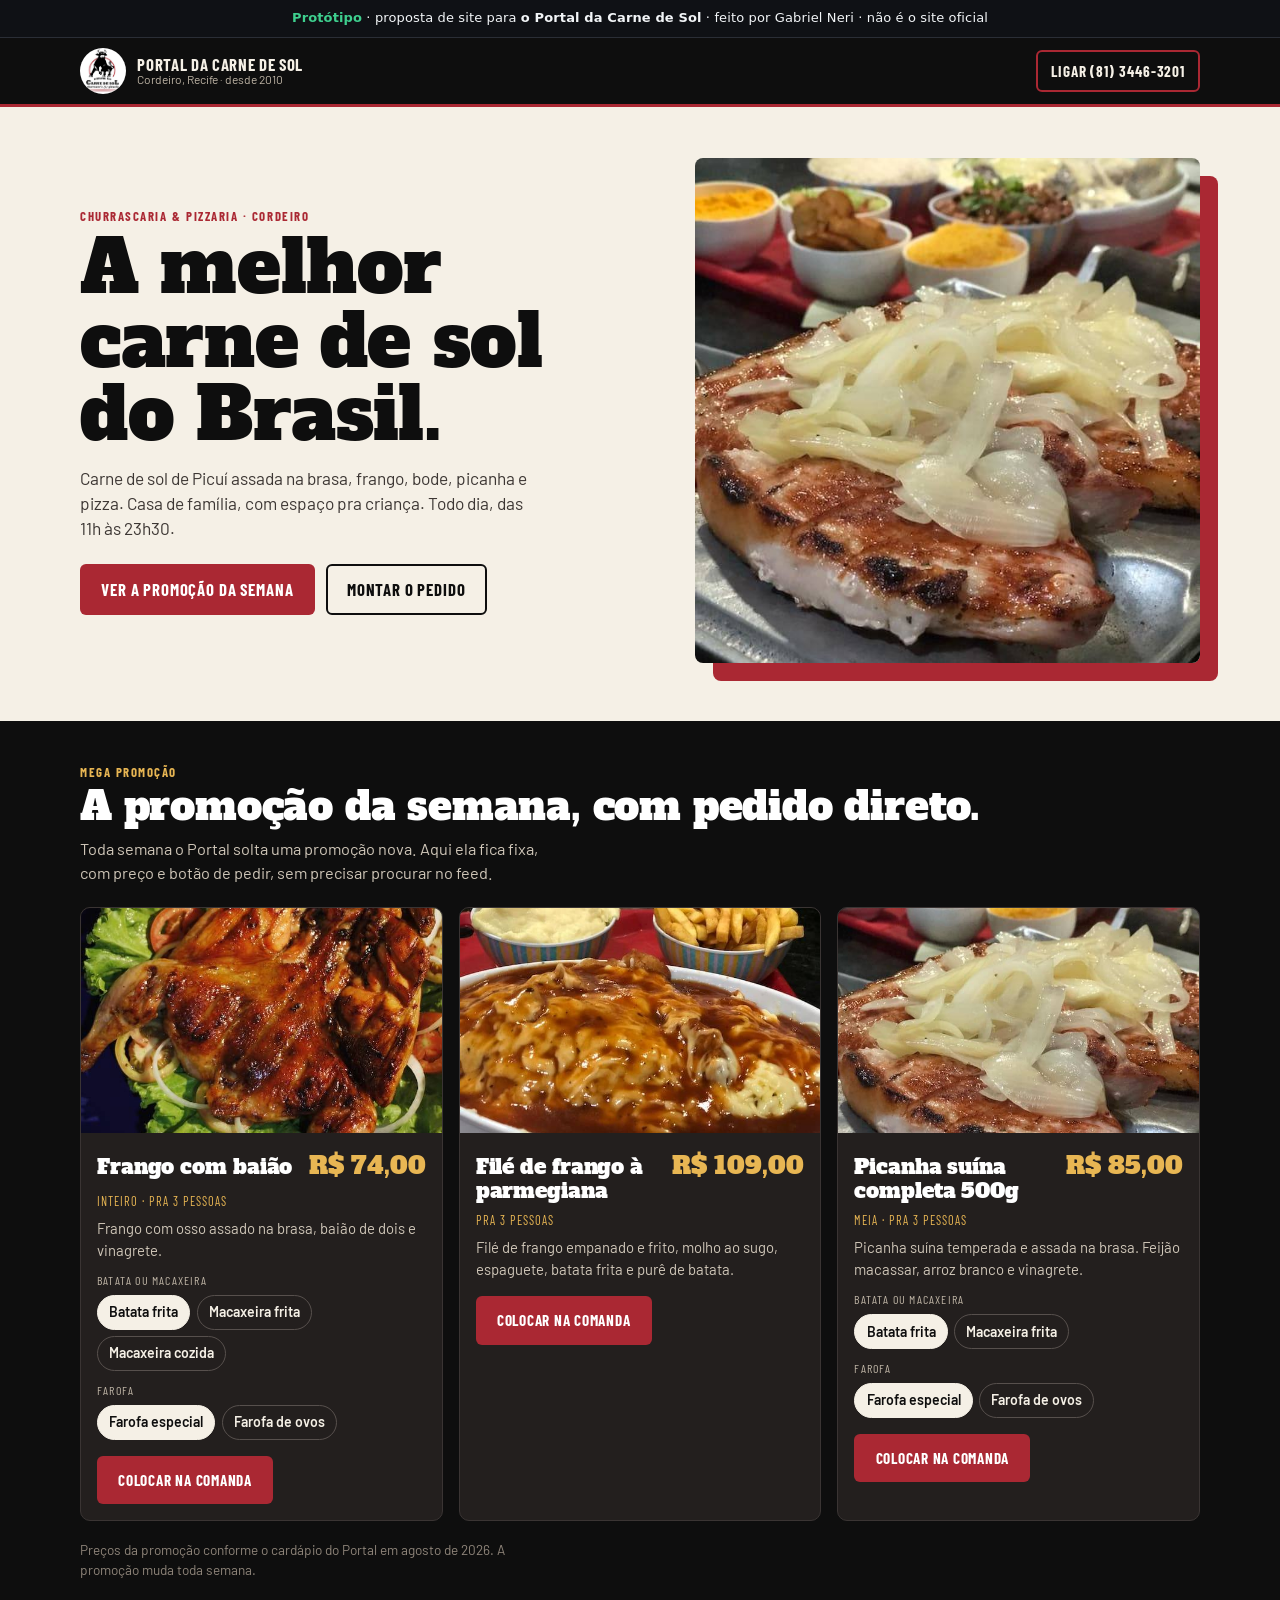
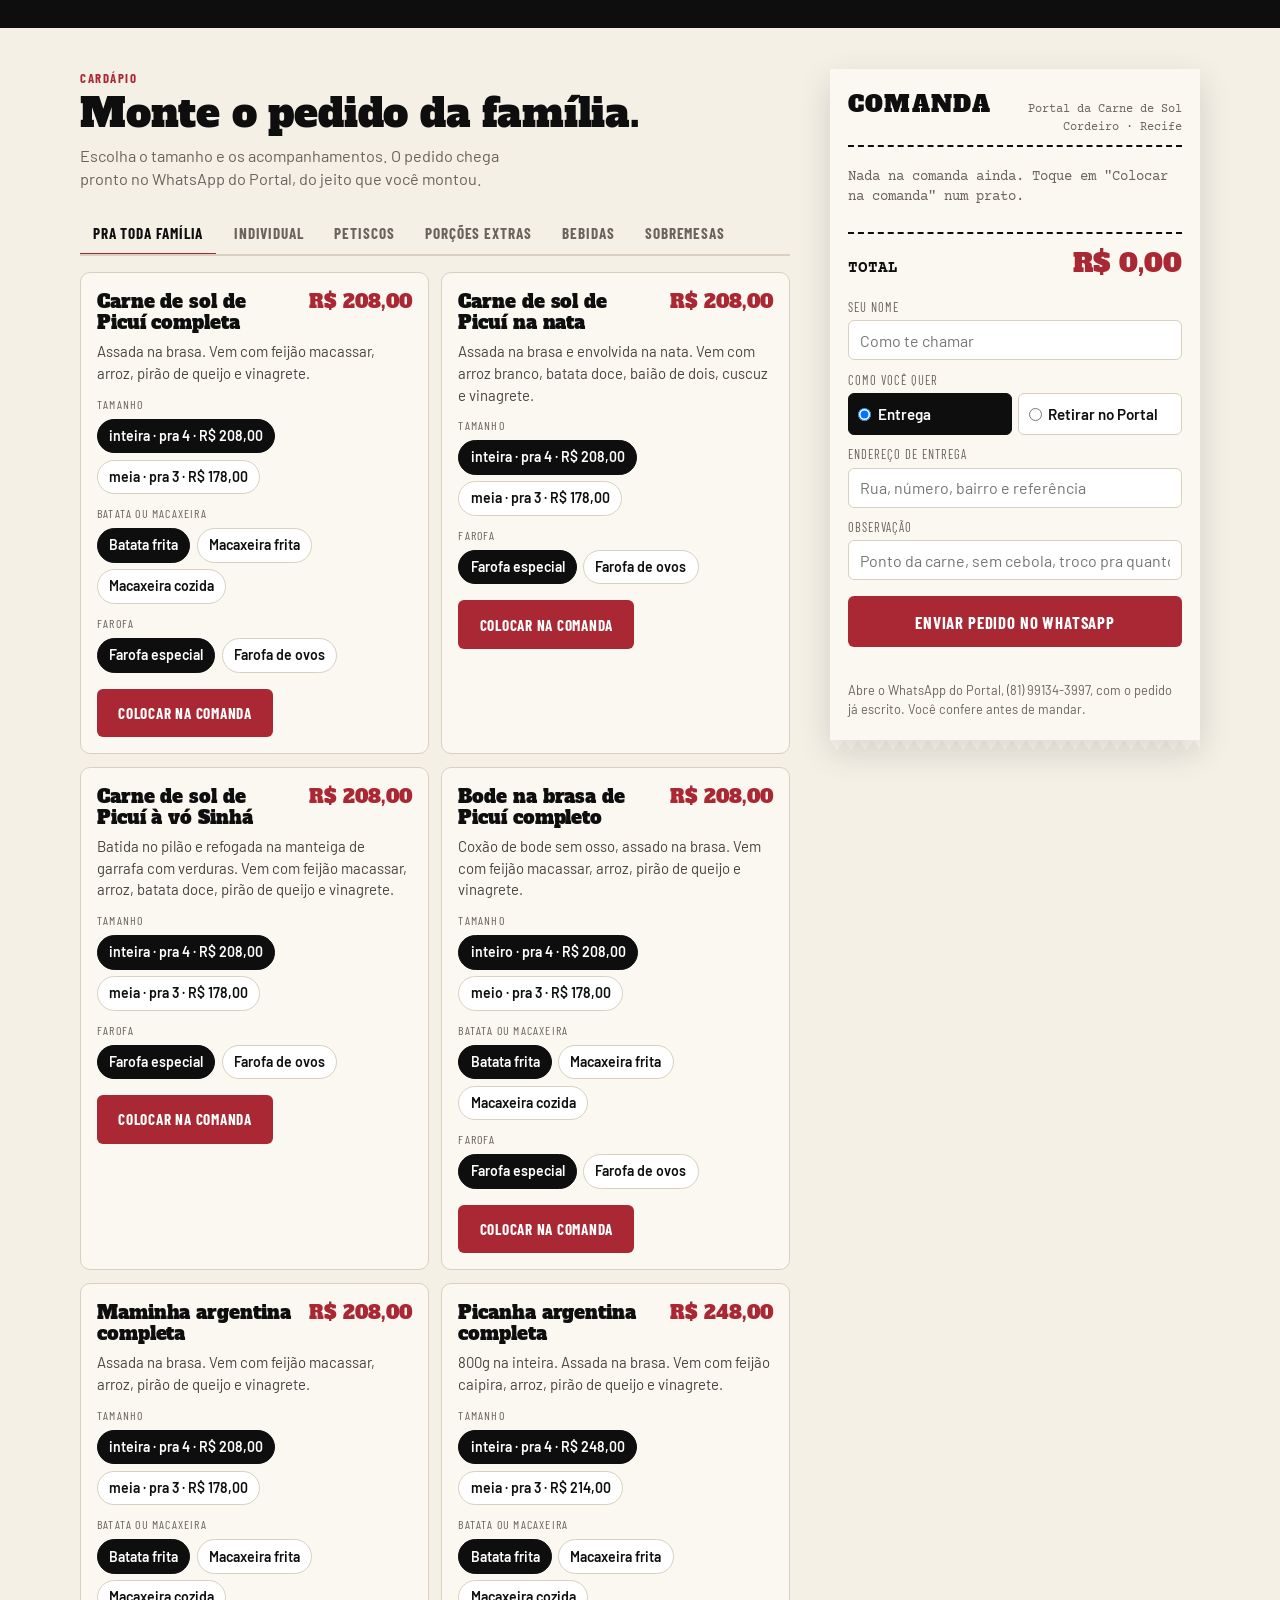
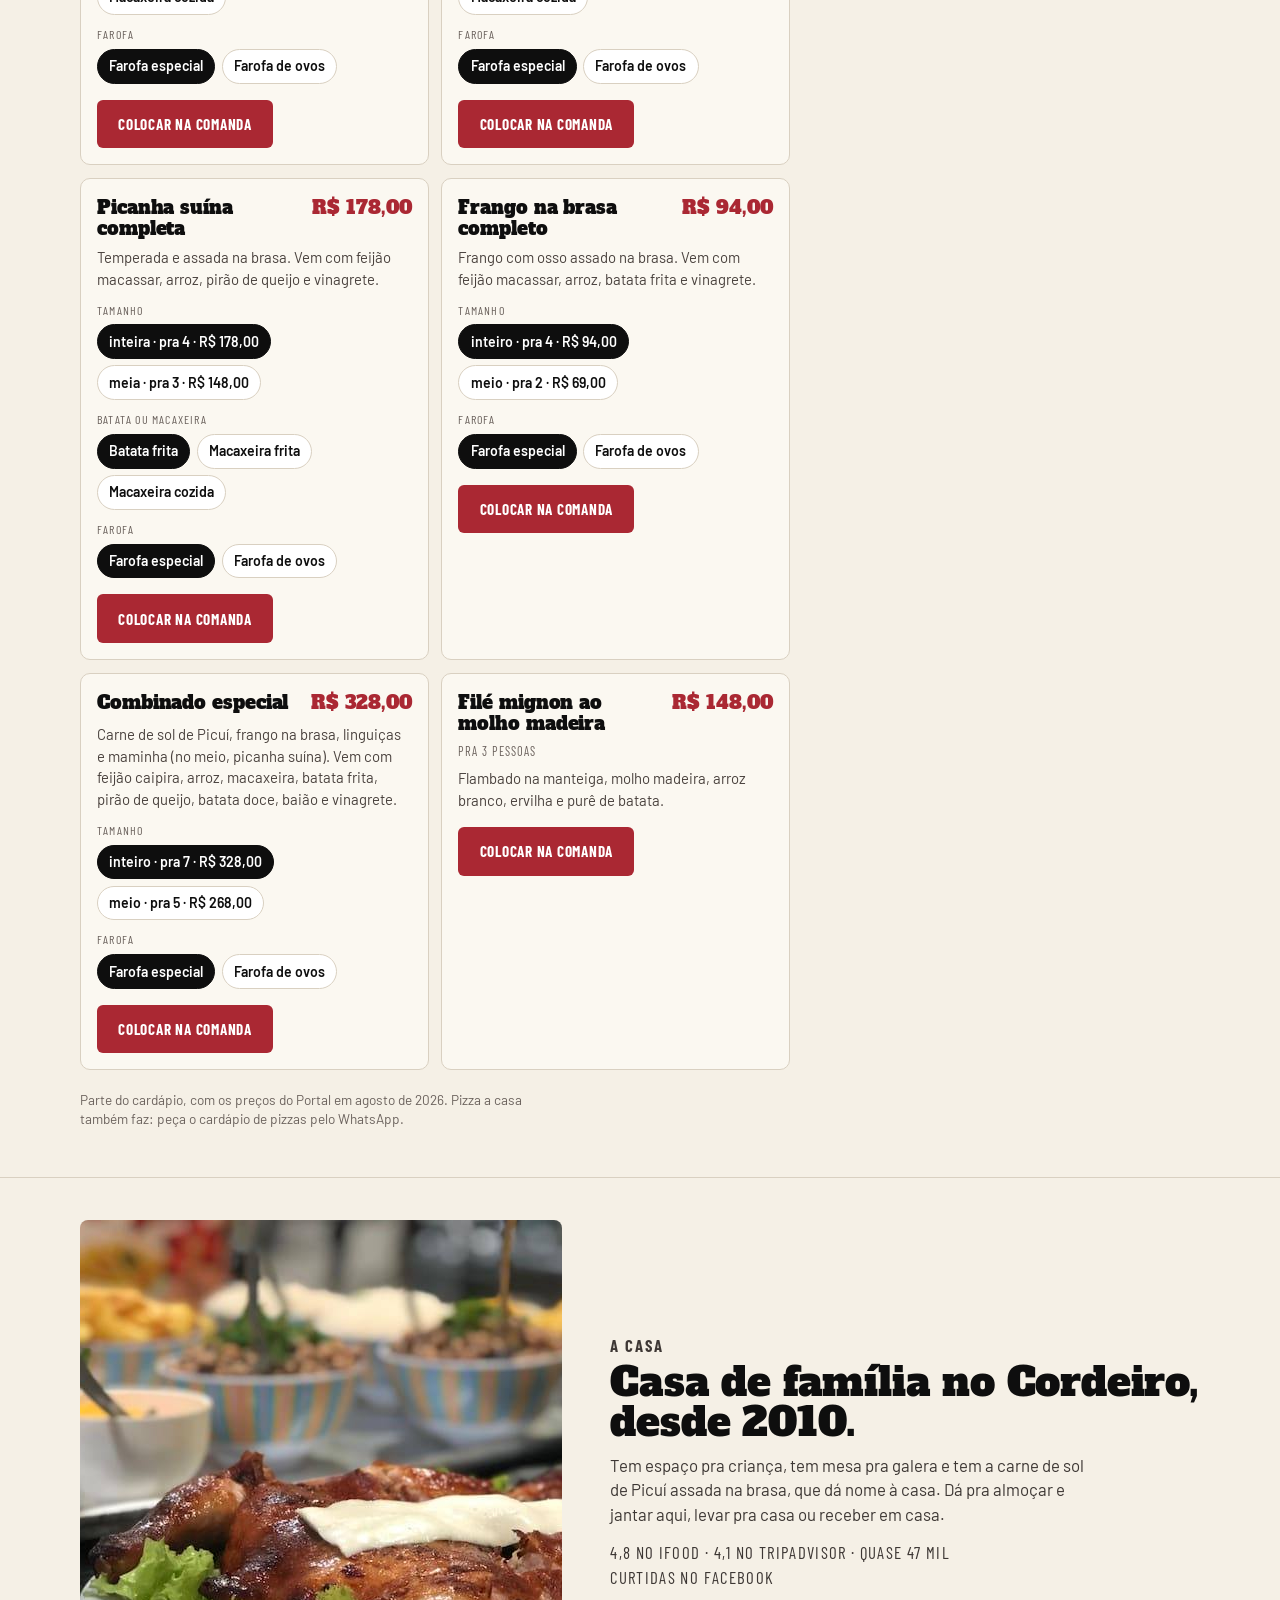
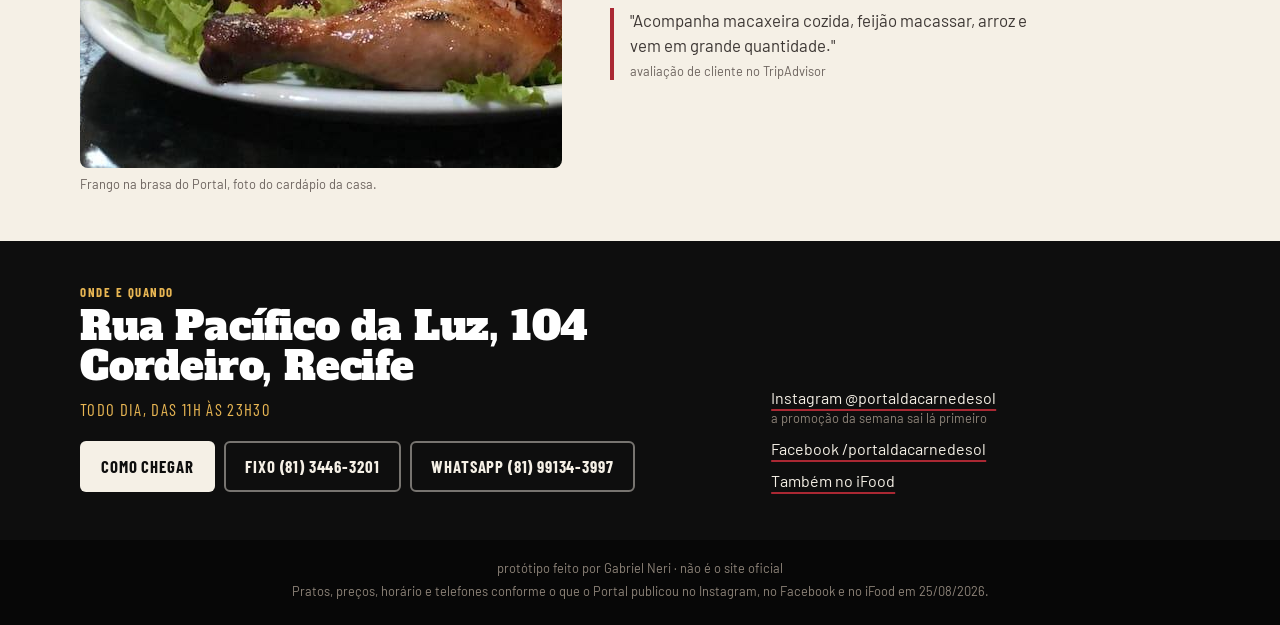
<file: portal-da-carne-de-sol/index.html>
<!doctype html>
<html lang="pt-BR">
<head>
<meta charset="utf-8">
<meta name="viewport" content="width=device-width, initial-scale=1">
<title>Portal da Carne de Sol — Cordeiro, Recife · pedido pelo WhatsApp</title>
<meta name="description" content="Churrascaria e pizzaria no Cordeiro desde 2010. Carne de sol de Picuí assada na brasa. Veja a promoção da semana, monte o pedido da família e mande pronto pelo WhatsApp.">
<meta name="theme-color" content="#0e0e0e">
<link rel="preconnect" href="https://fonts.googleapis.com">
<link rel="preconnect" href="https://fonts.gstatic.com" crossorigin>
<link href="https://fonts.googleapis.com/css2?family=Alfa+Slab+One&family=Barlow:wght@400;600;700&family=Barlow+Condensed:wght@600;700&family=Courier+Prime:wght@400;700&display=swap" rel="stylesheet">
<style>
:root{
  --carvao:#0e0e0e;
  --chapa:#231f1e;
  --brasa:#aa2833;
  --brasa-viva:#c9333f;
  --osso:#f5f0e6;
  --papel:#fbf8f1;
  --farofa:#e8b653;
  --fumo:#6b625d;
  --linha:#d9d0c1;
  --tinta-suave:#3d3734;
  --display:'Alfa Slab One','Rockwell','Roboto Slab',Georgia,serif;
  --corpo:'Barlow','Segoe UI',system-ui,-apple-system,sans-serif;
  --rotulo:'Barlow Condensed','Barlow','Arial Narrow',sans-serif;
  --comanda:'Courier Prime','Courier New',monospace;
}
*{box-sizing:border-box;margin:0;padding:0}
html{-webkit-text-size-adjust:100%;scroll-behavior:smooth}
body{font-family:var(--corpo);background:var(--osso);color:var(--carvao);line-height:1.45;font-size:16px;padding-bottom:88px}
img{max-width:100%;display:block}
button{font:inherit;cursor:pointer;border:0;background:none;color:inherit}
a{color:inherit}
ul{list-style:none}
:focus-visible{outline:3px solid var(--farofa);outline-offset:2px}
.container{width:min(100% - 32px,1120px);margin-inline:auto}
section[id]{scroll-margin-top:76px}

.rotulo{font-family:var(--rotulo);font-weight:700;text-transform:uppercase;letter-spacing:.12em;font-size:.8rem;color:var(--brasa)}
.rotulo--farofa{color:var(--farofa)}
h1,h2,h3{font-family:var(--display);font-weight:400;line-height:1;letter-spacing:-.005em}
h1{font-size:clamp(2.35rem,9.5vw,4.6rem);margin:.35rem 0 .9rem}
h2{font-size:clamp(1.7rem,5.5vw,2.5rem);margin:.3rem 0 .7rem}
.secao__sub{max-width:52ch;color:var(--fumo);font-size:1.02rem}

.btn{display:inline-flex;align-items:center;justify-content:center;gap:.5rem;min-height:48px;padding:.7rem 1.2rem;border-radius:6px;font-family:var(--rotulo);font-weight:700;font-size:1.05rem;letter-spacing:.05em;text-transform:uppercase;text-decoration:none;border:2px solid transparent;transition:transform .12s ease,background .15s ease,border-color .15s ease}
.btn:active{transform:translateY(1px)}
.btn--brasa{background:var(--brasa);color:#fff}
.btn--brasa:hover{background:var(--brasa-viva)}
.btn--linha{border-color:var(--carvao);color:var(--carvao)}
.btn--linha:hover{background:var(--carvao);color:#fff}
.btn--osso{background:var(--osso);color:var(--carvao)}
.btn--osso:hover{background:#fff}
.btn--linha-osso{border-color:rgba(245,240,230,.45);color:var(--osso)}
.btn--linha-osso:hover{border-color:var(--osso)}
.btn--largo{width:100%}

/* topo */
.topo{background:var(--carvao);color:var(--osso);position:sticky;top:0;z-index:20;border-bottom:3px solid var(--brasa)}
.topo__linha{display:flex;align-items:center;justify-content:space-between;gap:1rem;min-height:66px}
.marca{display:flex;align-items:center;gap:.7rem;text-decoration:none}
.marca img{width:46px;height:46px;border-radius:50%;background:#fff;object-fit:cover;flex:0 0 auto}
.marca__txt{display:flex;flex-direction:column;line-height:1.1}
.marca__txt strong{font-family:var(--rotulo);font-size:1.05rem;letter-spacing:.04em;text-transform:uppercase}
.marca__txt small{font-size:.75rem;color:#bdb3a4}
.topo__tel{font-family:var(--rotulo);font-weight:700;text-transform:uppercase;letter-spacing:.06em;text-decoration:none;font-size:.95rem;padding:.5rem .8rem;border:2px solid var(--brasa);border-radius:6px;white-space:nowrap}
.topo__tel span{display:none}
@media(min-width:600px){.topo__tel span{display:inline}}

/* hero */
.hero{padding-bottom:2.4rem}
.hero__grade{display:flex;flex-direction:column}
.hero__foto{order:-1;margin:0 -16px;aspect-ratio:4/3;max-height:64vh;overflow:hidden}
.hero__foto img{width:100%;height:100%;object-fit:cover}
.hero__texto{position:relative;margin-top:-36px;background:var(--osso);padding:1.4rem 1.1rem 0;border-top:8px solid var(--brasa)}
.hero__sub{max-width:46ch;font-size:1.08rem;color:var(--tinta-suave);margin-bottom:1.4rem}
.hero__acoes{display:flex;flex-wrap:wrap;gap:.7rem}
@media(min-width:880px){
  .hero{padding:3.2rem 0 3.6rem}
  .hero__grade{display:grid;grid-template-columns:1.05fr .95fr;gap:3.5rem;align-items:center}
  .hero__foto{order:0;margin:0;aspect-ratio:1;max-height:none;border-radius:8px;box-shadow:18px 18px 0 var(--brasa)}
  .hero__texto{margin:0;padding:0;border:0}
}

/* pratos (cartão de item, usado no cardápio e na promoção) */
.prato{background:var(--papel);border:1px solid var(--linha);border-radius:10px;overflow:hidden;display:flex;flex-direction:column}
.prato__foto{aspect-ratio:16/10;overflow:hidden}
.prato__foto img{width:100%;height:100%;object-fit:cover}
.prato__corpo{padding:1rem;display:flex;flex-direction:column;gap:.5rem;flex:1}
.prato__cab{display:flex;justify-content:space-between;align-items:baseline;gap:.8rem}
.prato__nome{font-size:1.15rem;line-height:1.15}
.prato__preco{font-family:var(--display);font-size:1.15rem;white-space:nowrap;color:var(--brasa)}
.prato__sub{font-family:var(--rotulo);text-transform:uppercase;letter-spacing:.08em;font-size:.78rem;color:var(--fumo)}
.prato__desc{font-size:.93rem;color:#4a423e}
.escolha{display:flex;flex-direction:column;gap:.35rem;margin-top:.2rem}
.escolha__rotulo{font-family:var(--rotulo);font-size:.75rem;letter-spacing:.1em;text-transform:uppercase;color:var(--fumo)}
.pilulas{display:flex;flex-wrap:wrap;gap:.4rem}
.pilula{position:relative}
.pilula input{position:absolute;opacity:0;width:0;height:0}
.pilula span{display:inline-block;padding:.38rem .7rem;border:1.5px solid var(--linha);border-radius:999px;font-size:.88rem;font-weight:600;background:#fff;cursor:pointer;transition:background .12s,color .12s}
.pilula input:checked+span{background:var(--carvao);color:#fff;border-color:var(--carvao)}
.pilula input:focus-visible+span{outline:3px solid var(--farofa);outline-offset:2px}
.escolha select{font:inherit;padding:.5rem .6rem;border:1.5px solid var(--linha);border-radius:6px;background:#fff;color:var(--carvao);max-width:100%}
.prato__add{margin-top:.5rem;align-self:flex-start;font-size:.95rem;min-height:44px}
.prato.is-adicionado .prato__add{background:var(--carvao)}

/* promoção */
.promo{background:var(--carvao);color:var(--osso);padding:2.6rem 0 3rem}
.promo h2{color:#fff}
.promo .secao__sub{color:#cfc6b8}
.promo__grade{display:grid;gap:1rem;margin-top:1.4rem}
@media(min-width:720px){.promo__grade{grid-template-columns:repeat(3,1fr)}}
.promo .prato{background:var(--chapa);border-color:#3a3433;color:var(--osso)}
.promo .prato__nome{color:#fff;font-size:1.3rem}
.promo .prato__preco{color:var(--farofa);font-size:1.5rem}
.promo .prato__sub{color:var(--farofa)}
.promo .prato__desc{color:#cfc6b8}
.promo .escolha__rotulo{color:#bdb3a4}
.promo .pilula span{background:transparent;color:var(--osso);border-color:#57504d}
.promo .pilula input:checked+span{background:var(--osso);color:var(--carvao);border-color:var(--osso)}
.promo .escolha select{background:var(--chapa);color:var(--osso);border-color:#57504d}
.promo__aviso{margin-top:1.2rem;font-size:.85rem;color:#8f857a;max-width:60ch}

/* cardápio */
.cardapio{padding:2.6rem 0 3rem}
.cardapio__grade{display:grid;gap:2rem}
.cardapio__menu{min-width:0}
@media(min-width:900px){.cardapio__grade{grid-template-columns:minmax(0,1fr) 370px;align-items:start;gap:2.5rem}}
.abas{display:flex;gap:.3rem;overflow-x:auto;padding:.2rem 0 0;margin:1.2rem 0 1rem;scrollbar-width:none;border-bottom:2px solid var(--linha)}
.abas::-webkit-scrollbar{display:none}
.aba{flex:0 0 auto;font-family:var(--rotulo);font-weight:700;text-transform:uppercase;letter-spacing:.06em;font-size:.95rem;padding:.55rem .8rem;color:var(--fumo);border-bottom:3px solid transparent;margin-bottom:-2px;transition:color .12s}
.aba:hover{color:var(--carvao)}
.aba.is-ativa{color:var(--carvao);border-bottom-color:var(--brasa)}
.lista{display:grid;gap:.8rem}
.lista[hidden]{display:none}
@media(min-width:640px){.lista{grid-template-columns:repeat(2,1fr)}}
.nota{margin-top:1.2rem;font-size:.85rem;color:var(--fumo);max-width:60ch}

/* comanda */
.comanda{position:relative}
.comanda__papel{background:var(--papel);padding:1.2rem 1.1rem 1.4rem;box-shadow:0 12px 32px rgba(14,14,14,.14);font-family:var(--comanda);position:relative}
.comanda__fechar{display:none;position:absolute;top:.6rem;right:.6rem;width:36px;height:36px;border-radius:50%;border:1.5px solid var(--linha);font-family:var(--corpo);font-size:1.2rem;line-height:1;background:#fff}
.comanda__cab{border-bottom:2px dashed var(--carvao);padding-bottom:.6rem;margin-bottom:.4rem;display:flex;justify-content:space-between;align-items:baseline;gap:.6rem}
.comanda__titulo{font-family:var(--display);font-size:1.4rem;letter-spacing:.06em}
.comanda__meta{font-size:.74rem;color:var(--fumo);text-align:right}
.linha{display:grid;grid-template-columns:auto 1fr auto;gap:.55rem;padding:.55rem 0;border-bottom:1px dotted var(--linha);font-size:.88rem;align-items:start}
.linha.is-nova{animation:imprimir .25s ease-out}
@keyframes imprimir{from{opacity:0;transform:translateY(-6px)}to{opacity:1;transform:none}}
.linha__qtd{display:flex;align-items:center;gap:.15rem}
.linha__qtd button{width:24px;height:24px;border:1px solid var(--carvao);border-radius:4px;font-weight:700;line-height:1;font-family:var(--corpo);background:#fff}
.linha__qtd output{min-width:1.4em;text-align:center;font-weight:700}
.linha__nome{font-weight:700}
.linha__esc{font-size:.78rem;color:var(--fumo)}
.linha__valor{white-space:nowrap;font-weight:700}
.comanda__vazia{font-size:.85rem;color:var(--fumo);padding:.9rem 0}
.comanda__vazia[hidden]{display:none}
.comanda__total{display:flex;justify-content:space-between;align-items:baseline;border-top:2px dashed var(--carvao);margin-top:.6rem;padding-top:.7rem;font-size:1rem;font-weight:700}
.comanda__total strong{font-family:var(--display);font-weight:400;font-size:1.6rem;color:var(--brasa)}
.comanda__form{display:grid;gap:.65rem;margin:1rem 0;font-family:var(--corpo)}
.campo{display:grid;gap:.25rem;font-family:var(--rotulo);font-size:.78rem;letter-spacing:.08em;text-transform:uppercase;color:var(--fumo)}
.campo[hidden]{display:none}
.campo input{font-family:var(--corpo);font-size:1rem;letter-spacing:0;text-transform:none;padding:.6rem .7rem;border:1.5px solid var(--linha);border-radius:6px;background:#fff;color:var(--carvao)}
.modo{border:0;display:grid;grid-template-columns:1fr 1fr;gap:.4rem}
.modo legend{font-family:var(--rotulo);font-size:.78rem;letter-spacing:.08em;text-transform:uppercase;color:var(--fumo);margin-bottom:.3rem}
.modo label{font-size:.95rem;font-weight:600;color:var(--carvao);border:1.5px solid var(--linha);border-radius:6px;padding:.55rem .6rem;display:flex;gap:.4rem;align-items:center;cursor:pointer;background:#fff}
.modo label.is-marcado{border-color:var(--carvao);background:var(--carvao);color:#fff}
.comanda__status{font-family:var(--corpo);font-size:.85rem;color:var(--brasa);min-height:1.2em;margin-top:.5rem}
.comanda__rodape{font-family:var(--corpo);font-size:.8rem;color:var(--fumo);margin-top:.6rem}
.serrilha{display:block;width:100%;height:10px}

/* barra fixa e folha (celular) */
.barra{position:fixed;left:0;right:0;bottom:0;z-index:30;padding:.6rem 16px calc(.6rem + env(safe-area-inset-bottom));background:var(--carvao);border-top:3px solid var(--brasa)}
.barra__btn{width:100%;display:flex;align-items:center;gap:.8rem;color:var(--osso);min-height:52px;text-align:left}
.barra__qtd{font-family:var(--display);font-size:1.2rem;background:var(--brasa);color:#fff;min-width:42px;height:42px;border-radius:8px;display:grid;place-items:center;transition:transform .15s}
.barra__qtd.is-pulo{transform:scale(1.18)}
.barra__txt{display:flex;flex-direction:column;line-height:1.1;font-family:var(--rotulo);text-transform:uppercase;letter-spacing:.06em;font-weight:700;font-size:1rem}
.barra__txt small{font-family:var(--corpo);text-transform:none;letter-spacing:0;font-weight:400;color:#bdb3a4;font-size:.85rem}
.barra__cta{margin-left:auto;font-family:var(--rotulo);text-transform:uppercase;letter-spacing:.06em;font-weight:700;color:var(--farofa);white-space:nowrap}
.pano{position:fixed;inset:0;background:rgba(14,14,14,.55);z-index:35;opacity:0;pointer-events:none;transition:opacity .2s}
.pano.is-aberta{opacity:1;pointer-events:auto}
@media(max-width:899px){
  .comanda{position:fixed;left:0;right:0;bottom:0;z-index:40;transform:translateY(105%);transition:transform .28s ease;max-height:90vh;overflow:auto;border-radius:14px 14px 0 0;background:var(--papel)}
  .comanda.is-aberta{transform:none}
  .comanda__papel{box-shadow:none;padding-bottom:calc(1.6rem + env(safe-area-inset-bottom))}
  .comanda__fechar{display:block}
  .comanda__cab{padding-right:2.8rem}
  .serrilha{display:none}
}
@media(min-width:900px){
  .comanda{position:sticky;top:86px}
  .barra,.pano{display:none}
  body{padding-bottom:0}
}

/* a casa */
.casa{padding:2.6rem 0 3rem;border-top:1px solid var(--linha)}
.casa__grade{display:grid;gap:1.6rem}
@media(min-width:880px){.casa__grade{grid-template-columns:.9fr 1.1fr;align-items:center;gap:3rem}}
.casa__foto img{border-radius:8px;aspect-ratio:4/3;object-fit:cover;width:100%}
.casa__foto figcaption{font-size:.8rem;color:var(--fumo);margin-top:.45rem}
.casa__texto>p{max-width:54ch;color:var(--tinta-suave);font-size:1.05rem}
.casa__prova{font-family:var(--rotulo);text-transform:uppercase;letter-spacing:.08em;font-size:.88rem;color:var(--brasa);margin-top:.9rem}
.casa blockquote{margin-top:1.2rem;padding-left:1rem;border-left:4px solid var(--brasa);font-size:1.05rem;color:var(--tinta-suave);max-width:48ch}
.casa cite{display:block;font-style:normal;font-size:.8rem;color:var(--fumo);margin-top:.3rem}

/* onde */
.onde{background:var(--carvao);color:var(--osso);padding:2.6rem 0 3rem}
.onde h2{color:#fff}
.onde__grade{display:grid;gap:1.8rem}
@media(min-width:880px){.onde__grade{grid-template-columns:1.2fr .8fr;align-items:end;gap:3rem}}
.onde__hora{font-family:var(--rotulo);text-transform:uppercase;letter-spacing:.08em;font-size:1.05rem;color:var(--farofa);margin:.4rem 0 1.2rem}
.onde__acoes{display:flex;flex-wrap:wrap;gap:.6rem}
.onde__redes{display:grid;gap:.55rem;font-size:1rem}
.onde__redes a{color:var(--osso);text-decoration-color:var(--brasa);text-decoration-thickness:2px;text-underline-offset:5px}
.onde__redes small{display:block;color:#8f857a;font-size:.8rem}

/* rodapé */
.rodape{background:#070707;color:#8f857a;font-size:.8rem;padding:1.2rem 0 1.5rem;text-align:center}
.rodape p+p{margin-top:.3rem}

@media(prefers-reduced-motion:reduce){*,*::before,*::after{transition:none!important;animation:none!important}html{scroll-behavior:auto}}
</style>
</head>
<body>
<div id="faixa-prototipo" style="background:#0f1115;color:#f2f5f7;font:13px/1.45 system-ui,sans-serif;text-align:center;padding:9px 14px;letter-spacing:.01em;border-bottom:1px solid #2a2e36"><strong style="color:#3ecf8e">Protótipo</strong> · proposta de site para <strong>o Portal da Carne de Sol</strong> · feito por Gabriel Neri · não é o site oficial</div>

<header class="topo">
  <div class="container topo__linha">
    <a class="marca" href="#inicio">
      <img src="[data-uri]" alt="Logo do Portal da Carne de Sol: um touro preto dentro de um círculo vermelho" width="46" height="46">
      <span class="marca__txt"><strong>Portal da Carne de Sol</strong><small>Cordeiro, Recife · desde 2010</small></span>
    </a>
    <a class="topo__tel" href="tel:+558134463201">Ligar<span> (81) 3446-3201</span></a>
  </div>
</header>

<main>
<section class="hero" id="inicio">
  <div class="container hero__grade">
    <div class="hero__texto">
      <p class="rotulo">Churrascaria &amp; pizzaria · Cordeiro</p>
      <h1>A melhor carne de sol do Brasil.</h1>
      <p class="hero__sub">Carne de sol de Picuí assada na brasa, frango, bode, picanha e pizza. Casa de família, com espaço pra criança. Todo dia, das 11h às 23h30.</p>
      <div class="hero__acoes">
        <a class="btn btn--brasa" href="#promocao">Ver a promoção da semana</a>
        <a class="btn btn--linha" href="#cardapio">Montar o pedido</a>
      </div>
    </div>
    <div class="hero__foto">
      <img src="[data-uri]" alt="Picanha suína assada na brasa coberta de cebola, com tigelas de farofa, feijão e vinagrete ao fundo" width="596" height="600" fetchpriority="high">
    </div>
  </div>
</section>

<section class="promo" id="promocao">
  <div class="container">
    <p class="rotulo rotulo--farofa">Mega promoção</p>
    <h2>A promoção da semana, com pedido direto.</h2>
    <p class="secao__sub">Toda semana o Portal solta uma promoção nova. Aqui ela fica fixa, com preço e botão de pedir, sem precisar procurar no feed.</p>
    <div class="promo__grade" id="lista-promo"></div>
    <p class="promo__aviso">Preços da promoção conforme o cardápio do Portal em agosto de 2026. A promoção muda toda semana.</p>
  </div>
</section>

<section class="cardapio" id="cardapio">
  <div class="container cardapio__grade">
    <div class="cardapio__menu">
      <p class="rotulo">Cardápio</p>
      <h2>Monte o pedido da família.</h2>
      <p class="secao__sub">Escolha o tamanho e os acompanhamentos. O pedido chega pronto no WhatsApp do Portal, do jeito que você montou.</p>
      <nav class="abas" aria-label="Partes do cardápio">
        <button class="aba is-ativa" type="button" data-cat="familia" aria-pressed="true">Pra toda família</button>
        <button class="aba" type="button" data-cat="individual" aria-pressed="false">Individual</button>
        <button class="aba" type="button" data-cat="petiscos" aria-pressed="false">Petiscos</button>
        <button class="aba" type="button" data-cat="porcoes" aria-pressed="false">Porções extras</button>
        <button class="aba" type="button" data-cat="bebidas" aria-pressed="false">Bebidas</button>
        <button class="aba" type="button" data-cat="doces" aria-pressed="false">Sobremesas</button>
      </nav>
      <div id="listas"></div>
      <p class="nota">Parte do cardápio, com os preços do Portal em agosto de 2026. Pizza a casa também faz: peça o cardápio de pizzas pelo WhatsApp.</p>
    </div>

    <aside class="comanda" id="comanda" aria-label="Sua comanda">
      <div class="comanda__papel">
        <button class="comanda__fechar" type="button" id="fechar-comanda" aria-label="Fechar a comanda">&times;</button>
        <div class="comanda__cab">
          <p class="comanda__titulo">COMANDA</p>
          <p class="comanda__meta">Portal da Carne de Sol<br>Cordeiro · Recife</p>
        </div>
        <ul id="comanda-linhas"></ul>
        <p class="comanda__vazia" id="comanda-vazia">Nada na comanda ainda. Toque em "Colocar na comanda" num prato.</p>
        <div class="comanda__total"><span>TOTAL</span><strong id="comanda-total">R$ 0,00</strong></div>

        <form class="comanda__form" id="comanda-form" autocomplete="on">
          <label class="campo">Seu nome<input name="nome" type="text" autocomplete="name" placeholder="Como te chamar"></label>
          <fieldset class="modo" id="modo">
            <legend>Como você quer</legend>
            <label class="is-marcado"><input type="radio" name="modo" value="entrega" checked> Entrega</label>
            <label><input type="radio" name="modo" value="retirada"> Retirar no Portal</label>
          </fieldset>
          <label class="campo" id="campo-endereco">Endereço de entrega<input name="endereco" type="text" autocomplete="street-address" placeholder="Rua, número, bairro e referência"></label>
          <label class="campo">Observação<input name="obs" type="text" placeholder="Ponto da carne, sem cebola, troco pra quanto"></label>
        </form>

        <button class="btn btn--brasa btn--largo" id="enviar" type="button">Enviar pedido no WhatsApp</button>
        <p class="comanda__status" id="comanda-status" role="status" aria-live="polite"></p>
        <p class="comanda__rodape">Abre o WhatsApp do Portal, (81) 99134-3997, com o pedido já escrito. Você confere antes de mandar.</p>
      </div>
      <svg class="serrilha" aria-hidden="true" focusable="false">
        <defs><pattern id="serra" width="14" height="10" patternUnits="userSpaceOnUse"><polygon points="0,0 14,0 7,10" style="fill:var(--papel)"/></pattern></defs>
        <rect width="100%" height="10" fill="url(#serra)"/>
      </svg>
    </aside>
  </div>
</section>

<section class="casa">
  <div class="container casa__grade">
    <figure class="casa__foto">
      <img src="[data-uri]" alt="Frango assado na brasa com uma fatia de queijo coalho por cima, e as tigelinhas listradas de acompanhamento ao fundo" width="600" height="548" loading="lazy">
      <figcaption>Frango na brasa do Portal, foto do cardápio da casa.</figcaption>
    </figure>
    <div class="casa__texto">
      <p class="rotulo">A casa</p>
      <h2>Casa de família no Cordeiro, desde 2010.</h2>
      <p>Tem espaço pra criança, tem mesa pra galera e tem a carne de sol de Picuí assada na brasa, que dá nome à casa. Dá pra almoçar e jantar aqui, levar pra casa ou receber em casa.</p>
      <p class="casa__prova">4,8 no iFood · 4,1 no TripAdvisor · quase 47 mil curtidas no Facebook</p>
      <blockquote>"Acompanha macaxeira cozida, feijão macassar, arroz e vem em grande quantidade."<cite>avaliação de cliente no TripAdvisor</cite></blockquote>
    </div>
  </div>
</section>

<section class="onde" id="onde">
  <div class="container onde__grade">
    <div>
      <p class="rotulo rotulo--farofa">Onde e quando</p>
      <h2>Rua Pacífico da Luz, 104<br>Cordeiro, Recife</h2>
      <p class="onde__hora">Todo dia, das 11h às 23h30</p>
      <div class="onde__acoes">
        <a class="btn btn--osso" href="https://www.google.com/maps/search/?api=1&query=Rua+Pac%C3%ADfico+da+Luz%2C+104+-+Cordeiro%2C+Recife+-+PE" target="_blank" rel="noopener">Como chegar</a>
        <a class="btn btn--linha-osso" href="tel:+558134463201">Fixo (81) 3446-3201</a>
        <a class="btn btn--linha-osso" href="https://wa.me/5581991343997" target="_blank" rel="noopener">WhatsApp (81) 99134-3997</a>
      </div>
    </div>
    <ul class="onde__redes">
      <li><a href="https://www.instagram.com/portaldacarnedesol/" target="_blank" rel="noopener">Instagram @portaldacarnedesol</a><small>a promoção da semana sai lá primeiro</small></li>
      <li><a href="https://www.facebook.com/portaldacarnedesol/" target="_blank" rel="noopener">Facebook /portaldacarnedesol</a></li>
      <li><a href="https://www.ifood.com.br/delivery/recife-pe/portal-da-carne-de-sol-cordeiro/b718c0eb-bb17-47f2-8329-cb14bed8bbfd" target="_blank" rel="noopener">Também no iFood</a></li>
    </ul>
  </div>
</section>
</main>

<footer class="rodape">
  <div class="container">
    <p>protótipo feito por Gabriel Neri · não é o site oficial</p>
    <p>Pratos, preços, horário e telefones conforme o que o Portal publicou no Instagram, no Facebook e no iFood em 25/08/2026.</p>
  </div>
</footer>

<div class="pano" id="pano"></div>
<div class="barra" id="barra">
  <button class="barra__btn" type="button" id="abrir-comanda" aria-controls="comanda" aria-expanded="false">
    <span class="barra__qtd" id="barra-qtd">0</span>
    <span class="barra__txt">Comanda<small id="barra-total">vazia</small></span>
    <span class="barra__cta">Ver e enviar</span>
  </button>
</div>

<script>
(function(){
  'use strict';
  var FOTOS = { baiao:'[data-uri]', parm:'[data-uri]', picanha: document.querySelector('.hero__foto img').getAttribute('src') };
  var BM  = { r:'Batata ou macaxeira', o:['Batata frita','Macaxeira frita','Macaxeira cozida'] };
  var BM2 = { r:'Batata ou macaxeira', o:['Batata frita','Macaxeira frita'] };
  var FAR = { r:'Farofa', o:['Farofa especial','Farofa de ovos'] };
  var SUCOS  = ['Cajá','Cupuaçu','Goiaba','Graviola','Laranja','Limão','Manga','Maracujá','Pinha','Tangerina','Uva'];
  var SUCOSL = ['Cajá','Cupuaçu','Goiaba','Graviola','Manga','Maracujá','Pinha','Tangerina','Uva'];

  var ITENS = [
    /* Mega promoção (categoria "Mega Promoção" do cardápio do Portal no iFood) */
    { id:'p1', cat:'promo', nome:'Frango com baião', sub:'inteiro · pra 3 pessoas', desc:'Frango com osso assado na brasa, baião de dois e vinagrete.', preco:74, esc:[BM,FAR], foto:'baiao', alt:'Frango inteiro assado na brasa sobre folhas de alface, tomate e cebola' },
    { id:'p2', cat:'promo', nome:'Filé de frango à parmegiana', sub:'pra 3 pessoas', desc:'Filé de frango empanado e frito, molho ao sugo, espaguete, batata frita e purê de batata.', preco:109, foto:'parm', alt:'Travessa de frango à parmegiana coberta de molho e queijo, com purê e batata frita ao lado' },
    { id:'p3', cat:'promo', nome:'Picanha suína completa 500g', sub:'meia · pra 3 pessoas', desc:'Picanha suína temperada e assada na brasa. Feijão macassar, arroz branco e vinagrete.', preco:85, esc:[BM2,FAR], foto:'picanha', alt:'Picanha suína na brasa coberta de cebola' },

    /* Pra toda família */
    { id:'f1', cat:'familia', nome:'Carne de sol de Picuí completa', desc:'Assada na brasa. Vem com feijão macassar, arroz, pirão de queijo e vinagrete.', tam:[{n:'inteira · pra 4',p:208},{n:'meia · pra 3',p:178}], esc:[BM,FAR] },
    { id:'f2', cat:'familia', nome:'Carne de sol de Picuí na nata', desc:'Assada na brasa e envolvida na nata. Vem com arroz branco, batata doce, baião de dois, cuscuz e vinagrete.', tam:[{n:'inteira · pra 4',p:208},{n:'meia · pra 3',p:178}], esc:[FAR] },
    { id:'f3', cat:'familia', nome:'Carne de sol de Picuí à vó Sinhá', desc:'Batida no pilão e refogada na manteiga de garrafa com verduras. Vem com feijão macassar, arroz, batata doce, pirão de queijo e vinagrete.', tam:[{n:'inteira · pra 4',p:208},{n:'meia · pra 3',p:178}], esc:[FAR] },
    { id:'f4', cat:'familia', nome:'Bode na brasa de Picuí completo', desc:'Coxão de bode sem osso, assado na brasa. Vem com feijão macassar, arroz, pirão de queijo e vinagrete.', tam:[{n:'inteiro · pra 4',p:208},{n:'meio · pra 3',p:178}], esc:[BM,FAR] },
    { id:'f5', cat:'familia', nome:'Maminha argentina completa', desc:'Assada na brasa. Vem com feijão macassar, arroz, pirão de queijo e vinagrete.', tam:[{n:'inteira · pra 4',p:208},{n:'meia · pra 3',p:178}], esc:[BM,FAR] },
    { id:'f6', cat:'familia', nome:'Picanha argentina completa', desc:'800g na inteira. Assada na brasa. Vem com feijão caipira, arroz, pirão de queijo e vinagrete.', tam:[{n:'inteira · pra 4',p:248},{n:'meia · pra 3',p:214}], esc:[BM,FAR] },
    { id:'f7', cat:'familia', nome:'Picanha suína completa', desc:'Temperada e assada na brasa. Vem com feijão macassar, arroz, pirão de queijo e vinagrete.', tam:[{n:'inteira · pra 4',p:178},{n:'meia · pra 3',p:148}], esc:[BM,FAR] },
    { id:'f8', cat:'familia', nome:'Frango na brasa completo', desc:'Frango com osso assado na brasa. Vem com feijão macassar, arroz, batata frita e vinagrete.', tam:[{n:'inteiro · pra 4',p:94},{n:'meio · pra 2',p:69}], esc:[FAR] },
    { id:'f9', cat:'familia', nome:'Combinado especial', desc:'Carne de sol de Picuí, frango na brasa, linguiças e maminha (no meio, picanha suína). Vem com feijão caipira, arroz, macaxeira, batata frita, pirão de queijo, batata doce, baião e vinagrete.', tam:[{n:'inteiro · pra 7',p:328},{n:'meio · pra 5',p:268}], esc:[FAR] },
    { id:'f10', cat:'familia', nome:'Filé mignon ao molho madeira', sub:'pra 3 pessoas', desc:'Flambado na manteiga, molho madeira, arroz branco, ervilha e purê de batata.', preco:148 },

    /* Individual (executivos) */
    { id:'i1', cat:'individual', nome:'Carne de sol de Picuí executivo', sub:'serve 1', desc:'Assada na brasa. Feijão macassar, arroz branco, farofa especial e vinagrete.', preco:61, esc:[BM2] },
    { id:'i2', cat:'individual', nome:'Frango executivo', sub:'serve 1', desc:'Frango com osso na brasa. Feijão macassar, arroz branco, farofa especial e vinagrete.', preco:48, esc:[BM2] },
    { id:'i3', cat:'individual', nome:'Bode na brasa executivo', sub:'serve 1', desc:'Bode assado na brasa. Feijão macassar, arroz, farofa e vinagrete.', preco:67, esc:[BM2] },
    { id:'i4', cat:'individual', nome:'Maminha argentina executivo', sub:'serve 1', desc:'Assada na brasa. Feijão macassar, arroz branco, farofa especial e vinagrete.', preco:58, esc:[BM2] },
    { id:'i5', cat:'individual', nome:'Filé de frango à parmegiana executivo', sub:'serve 1', desc:'Empanado e frito, molho sugo, purê de batata e espaguete.', preco:68 },
    { id:'i6', cat:'individual', nome:'Filé mignon à parmegiana executivo', sub:'serve 1', desc:'Filé mignon empanado e frito, molho sugo, purê de batata e espaguete.', preco:83 },
    { id:'i7', cat:'individual', nome:'Picanha argentina executivo', sub:'serve 1', desc:'Assada na brasa. Feijão macassar, arroz, farofa e vinagrete.', preco:83, esc:[BM2] },

    /* Petiscos */
    { id:'t1', cat:'petiscos', nome:'Queijo coalho na brasa', preco:19 },
    { id:'t2', cat:'petiscos', nome:'Carne de sol de Picuí com macaxeira', desc:'Assada na brasa, com macaxeira frita ou cozida.', preco:63, esc:[{r:'Macaxeira',o:['Frita','Cozida']}] },
    { id:'t3', cat:'petiscos', nome:'Carne de sol de Picuí com fritas', desc:'Em cubos, flambada na manteiga de garrafa, com cebola e batata frita.', preco:63 },
    { id:'t4', cat:'petiscos', nome:'Caldinho', sub:'serve 1', preco:15, esc:[{r:'Qual',o:['Peixe','Feijão preto','Mocotó','Bode']}] },
    { id:'t5', cat:'petiscos', nome:'Linguiça de bode na brasa', sub:'unidade', preco:9 },
    { id:'t6', cat:'petiscos', nome:'Linguiça de frango na brasa', sub:'unidade', preco:8 },
    { id:'t7', cat:'petiscos', nome:'Bolinhos', sub:'10 unidades', preco:29, esc:[{r:'Qual',o:['Bacalhau','Frango','Charque','Queijo']}] },
    { id:'t8', cat:'petiscos', nome:'Calabresa com fritas', desc:'Refogada na manteiga com cebola, e batata frita.', preco:43 },
    { id:'t9', cat:'petiscos', nome:'Frango à passarinho com fritas', desc:'Frango em cubinhos frito no alho e óleo, e batata frita.', preco:63 },
    { id:'t10', cat:'petiscos', nome:'Camarão alho e óleo com cabeça', desc:'Camarões flambados no alho e óleo.', preco:54 },
    { id:'t11', cat:'petiscos', nome:'Meio frango com osso simples', desc:'Assado na brasa, com farofa e vinagrete.', preco:33, esc:[FAR] },

    /* Porções extras */
    { id:'x1', cat:'porcoes', nome:'Baião de dois', desc:'Feijão macassar, arroz, queijo coalho, nata e molho cearense.', preco:20 },
    { id:'x2', cat:'porcoes', nome:'Pirão de queijo', desc:'Queijo coalho, manteiga de garrafa, leite e farinha de mandioca.', preco:20 },
    { id:'x3', cat:'porcoes', nome:'Farofa de ovos', desc:'Ovo mexido na manteiga de garrafa com farinha de mandioca.', preco:16 },
    { id:'x4', cat:'porcoes', nome:'Farofa matuta', desc:'Farinha de mandioca, cebola, manteiga de garrafa e coentro.', preco:16 },
    { id:'x5', cat:'porcoes', nome:'Feijão caipira', desc:'Feijão macassar, ovo cozido, farinha, verduras e manteiga de garrafa.', preco:19 },
    { id:'x6', cat:'porcoes', nome:'Feijão macassar', preco:16 },
    { id:'x7', cat:'porcoes', nome:'Macaxeira frita', desc:'Bolinhos de macaxeira com queijo coalho.', preco:18 },
    { id:'x8', cat:'porcoes', nome:'Macaxeira cozida', preco:16 },
    { id:'x9', cat:'porcoes', nome:'Batata frita', preco:20 },
    { id:'x10', cat:'porcoes', nome:'Batata doce', preco:18, esc:[{r:'Como',o:['Cozida','Frita']}] },
    { id:'x11', cat:'porcoes', nome:'Cuscuz', preco:15 },
    { id:'x12', cat:'porcoes', nome:'Purê de macaxeira', desc:'Macaxeira triturada, manteiga de garrafa e leite.', preco:21 },
    { id:'x13', cat:'porcoes', nome:'Arroz à grega', desc:'Arroz, cenoura, cebola, pimentão, presunto e uva passa.', preco:20 },
    { id:'x14', cat:'porcoes', nome:'Salada de verduras', desc:'Tomate, cebola, pimentão, alface, milho, ervilha e azeitona.', preco:20 },

    /* Bebidas */
    { id:'b1', cat:'bebidas', nome:'Suco natural, copo 500ml', preco:12, esc:[{r:'Sabor',o:SUCOS}] },
    { id:'b2', cat:'bebidas', nome:'Suco com leite, copo 500ml', preco:14, esc:[{r:'Sabor',o:SUCOSL}] },
    { id:'b3', cat:'bebidas', nome:'Suco natural, jarra 1 litro', preco:22, esc:[{r:'Sabor',o:SUCOS}] },
    { id:'b4', cat:'bebidas', nome:'Suco com leite, jarra 1 litro', preco:26, esc:[{r:'Sabor',o:SUCOSL}] },
    { id:'b5', cat:'bebidas', nome:'Refrigerante 1 litro', preco:13, esc:[{r:'Qual',o:['Coca-Cola','Coca-Cola Zero','Guaraná Antarctica','Fanta Laranja']}] },
    { id:'b6', cat:'bebidas', nome:'Refrigerante 2 litros', preco:18, esc:[{r:'Qual',o:['Coca-Cola','Guaraná Antarctica']}] },
    { id:'b7', cat:'bebidas', nome:'Refrigerante lata', preco:9, esc:[{r:'Qual',o:['Coca-Cola','Coca-Cola Zero','Guaraná Antarctica','Guaraná Antarctica Zero','Soda Limonada']}] },
    { id:'b8', cat:'bebidas', nome:'Água mineral 500ml', preco:6, esc:[{r:'Qual',o:['Sem gás','Com gás']}] },
    { id:'b9', cat:'bebidas', nome:'Cerveja long neck', preco:11.90, esc:[{r:'Qual',o:['Heineken','Stella Artois','Budweiser']}] },
    { id:'b10', cat:'bebidas', nome:'Heineken Zero long neck', preco:10.90 },

    /* Sobremesas */
    { id:'d1', cat:'doces', nome:'Pudim de leite condensado', preco:11.90 },
    { id:'d2', cat:'doces', nome:'Mousse de maracujá', preco:11.90 },
    { id:'d3', cat:'doces', nome:'Pavê de Sonho de Valsa', preco:11.90 },
    { id:'d4', cat:'doces', nome:'Torta alemã de prestígio', preco:11.90 },
    { id:'d5', cat:'doces', nome:'Creme de chocolate', preco:11.90 },
    { id:'d6', cat:'doces', nome:'Delícia gelada', preco:11.90, esc:[{r:'Sabor',o:['Abacaxi','Ameixa','Limão']}] },
    { id:'d7', cat:'doces', nome:'Doce caseiro', preco:14.90, esc:[{r:'Sabor',o:['Banana','Goiaba','Cajá','Leite','Abacaxi']}] },
    { id:'d8', cat:'doces', nome:'Queijo coalho com mel', preco:29.90 },
    { id:'d9', cat:'doces', nome:'Mel de engenho', preco:9.50 }
  ];

  var CATS = ['familia','individual','petiscos','porcoes','bebidas','doces'];
  var porId = {};
  ITENS.forEach(function(i){ porId[i.id] = i; });

  function brl(v){ return 'R$ ' + v.toFixed(2).replace('.', ','); }
  function esc(s){ return String(s).replace(/&/g,'&amp;').replace(/</g,'&lt;').replace(/>/g,'&gt;').replace(/"/g,'&quot;'); }

  function htmlPrato(it, comFoto){
    var preco = it.tam ? it.tam[0].p : it.preco;
    var h = '<article class="prato" data-id="' + it.id + '">';
    if (comFoto && it.foto) {
      h += '<div class="prato__foto"><img src="' + FOTOS[it.foto] + '" alt="' + esc(it.alt || it.nome) + '" loading="lazy"></div>';
    }
    h += '<div class="prato__corpo"><header class="prato__cab"><h3 class="prato__nome">' + esc(it.nome) + '</h3><p class="prato__preco" data-preco>' + brl(preco) + '</p></header>';
    if (it.sub)  h += '<p class="prato__sub">' + esc(it.sub) + '</p>';
    if (it.desc) h += '<p class="prato__desc">' + esc(it.desc) + '</p>';
    if (it.tam) {
      h += '<div class="escolha"><span class="escolha__rotulo">Tamanho</span><div class="pilulas">';
      it.tam.forEach(function(t, i){
        h += '<label class="pilula"><input type="radio" name="tam-' + it.id + '" value="' + i + '"' + (i === 0 ? ' checked' : '') + '><span>' + esc(t.n) + ' · ' + brl(t.p) + '</span></label>';
      });
      h += '</div></div>';
    }
    (it.esc || []).forEach(function(e, k){
      h += '<div class="escolha"><span class="escolha__rotulo" id="rot-' + it.id + '-' + k + '">' + esc(e.r) + '</span>';
      if (e.o.length <= 3) {
        h += '<div class="pilulas" role="radiogroup" aria-labelledby="rot-' + it.id + '-' + k + '">';
        e.o.forEach(function(o, i){
          h += '<label class="pilula"><input type="radio" name="esc-' + it.id + '-' + k + '" value="' + i + '"' + (i === 0 ? ' checked' : '') + '><span>' + esc(o) + '</span></label>';
        });
        h += '</div>';
      } else {
        h += '<select name="esc-' + it.id + '-' + k + '" aria-labelledby="rot-' + it.id + '-' + k + '">';
        e.o.forEach(function(o, i){ h += '<option value="' + i + '">' + esc(o) + '</option>'; });
        h += '</select>';
      }
      h += '</div>';
    });
    h += '<button class="btn btn--brasa prato__add" type="button" data-add="' + it.id + '">Colocar na comanda</button></div></article>';
    return h;
  }

  /* render das listas */
  var elPromo = document.getElementById('lista-promo');
  elPromo.innerHTML = ITENS.filter(function(i){ return i.cat === 'promo'; }).map(function(i){ return htmlPrato(i, true); }).join('');

  var elListas = document.getElementById('listas');
  CATS.forEach(function(c, idx){
    var div = document.createElement('div');
    div.className = 'lista';
    div.id = 'lista-' + c;
    if (idx !== 0) div.hidden = true;
    div.innerHTML = ITENS.filter(function(i){ return i.cat === c; }).map(function(i){ return htmlPrato(i, false); }).join('');
    elListas.appendChild(div);
  });

  /* abas */
  var abas = document.querySelectorAll('.aba');
  abas.forEach(function(a){
    a.addEventListener('click', function(){
      abas.forEach(function(b){ b.classList.remove('is-ativa'); b.setAttribute('aria-pressed','false'); });
      a.classList.add('is-ativa'); a.setAttribute('aria-pressed','true');
      CATS.forEach(function(c){ document.getElementById('lista-' + c).hidden = (c !== a.dataset.cat); });
    });
  });

  /* preço acompanha o tamanho */
  document.addEventListener('change', function(ev){
    var t = ev.target;
    if (t.name && t.name.indexOf('tam-') === 0) {
      var art = t.closest('.prato');
      var it = porId[art.dataset.id];
      art.querySelector('[data-preco]').textContent = brl(it.tam[Number(t.value)].p);
    }
  });

  /* comanda */
  var comanda = [];
  var elLinhas = document.getElementById('comanda-linhas');
  var elVazia  = document.getElementById('comanda-vazia');
  var elTotal  = document.getElementById('comanda-total');
  var elQtd    = document.getElementById('barra-qtd');
  var elBarraTotal = document.getElementById('barra-total');
  var elStatus = document.getElementById('comanda-status');

  function total(){ return comanda.reduce(function(s, l){ return s + l.preco * l.qtd; }, 0); }
  function qtdTotal(){ return comanda.reduce(function(s, l){ return s + l.qtd; }, 0); }

  function renderComanda(novaChave){
    elLinhas.innerHTML = comanda.map(function(l){
      return '<li class="linha' + (l.chave === novaChave ? ' is-nova' : '') + '" data-chave="' + l.chave + '">' +
        '<div class="linha__qtd"><button type="button" data-menos aria-label="Tirar um ' + esc(l.nome) + '">&minus;</button><output>' + l.qtd + '</output><button type="button" data-mais aria-label="Colocar mais um ' + esc(l.nome) + '">+</button></div>' +
        '<div><div class="linha__nome">' + esc(l.nome) + (l.tam ? ' (' + esc(l.tam) + ')' : '') + '</div>' +
        (l.esc.length ? '<div class="linha__esc">' + esc(l.esc.join(', ')) + '</div>' : '') + '</div>' +
        '<div class="linha__valor">' + brl(l.preco * l.qtd) + '</div></li>';
    }).join('');
    elVazia.hidden = comanda.length > 0;
    elTotal.textContent = brl(total());
    var q = qtdTotal();
    elQtd.textContent = q;
    elBarraTotal.textContent = q ? brl(total()) : 'vazia';
    elStatus.textContent = '';
  }

  document.addEventListener('click', function(ev){
    var add = ev.target.closest('[data-add]');
    if (add) {
      var art = add.closest('.prato');
      var it = porId[add.dataset.add];
      var tamIdx = it.tam ? Number(art.querySelector('input[name="tam-' + it.id + '"]:checked').value) : -1;
      var escolhas = (it.esc || []).map(function(e, k){
        var campo = art.querySelector('[name="esc-' + it.id + '-' + k + '"]:checked') || art.querySelector('select[name="esc-' + it.id + '-' + k + '"]');
        return e.o[Number(campo.value)];
      });
      var chave = it.id + '|' + tamIdx + '|' + escolhas.join('|');
      var linha = comanda.filter(function(l){ return l.chave === chave; })[0];
      if (linha) { linha.qtd += 1; }
      else {
        comanda.push({ chave:chave, nome:it.nome, tam: it.tam ? it.tam[tamIdx].n : '', esc:escolhas, preco: it.tam ? it.tam[tamIdx].p : it.preco, qtd:1 });
      }
      renderComanda(chave);
      art.classList.add('is-adicionado');
      add.textContent = 'Na comanda · colocar mais um';
      elQtd.classList.add('is-pulo');
      setTimeout(function(){ elQtd.classList.remove('is-pulo'); }, 180);
      return;
    }
    var mais = ev.target.closest('[data-mais]');
    var menos = ev.target.closest('[data-menos]');
    if (mais || menos) {
      var li = (mais || menos).closest('.linha');
      var l = comanda.filter(function(x){ return x.chave === li.dataset.chave; })[0];
      if (!l) return;
      l.qtd += mais ? 1 : -1;
      if (l.qtd <= 0) comanda = comanda.filter(function(x){ return x !== l; });
      renderComanda();
    }
  });

  /* entrega ou retirada */
  var form = document.getElementById('comanda-form');
  var campoEnd = document.getElementById('campo-endereco');
  form.addEventListener('change', function(ev){
    if (ev.target.name === 'modo') {
      document.querySelectorAll('#modo label').forEach(function(lb){ lb.classList.toggle('is-marcado', lb.querySelector('input').checked); });
      campoEnd.hidden = form.modo.value !== 'entrega';
    }
  });
  form.addEventListener('submit', function(ev){ ev.preventDefault(); });

  /* texto do pedido, em texto puro */
  function textoPedido(){
    var nome = form.nome.value.trim();
    var modo = form.modo.value;
    var end  = form.endereco.value.trim();
    var obs  = form.obs.value.trim();
    var L = [];
    L.push('PEDIDO - PORTAL DA CARNE DE SOL');
    L.push('Nome: ' + (nome || '(não informado)'));
    L.push(modo === 'entrega' ? 'Entrega em: ' + (end || '(endereço não informado)') : 'Retirar no Portal (Rua Pacífico da Luz, 104)');
    L.push('');
    comanda.forEach(function(l){
      L.push(l.qtd + 'x ' + l.nome + (l.tam ? ' (' + l.tam + ')' : ''));
      if (l.esc.length) L.push('   ' + l.esc.join(', '));
      L.push('   ' + brl(l.preco * l.qtd));
    });
    L.push('');
    L.push('TOTAL: ' + brl(total()));
    if (obs) L.push('Observação: ' + obs);
    return L.join('\n');
  }

  document.getElementById('enviar').addEventListener('click', function(){
    if (!comanda.length) { elStatus.textContent = 'Coloque pelo menos um prato na comanda.'; return; }
    if (form.modo.value === 'entrega' && !form.endereco.value.trim()) { elStatus.textContent = 'Falta o endereço de entrega.'; form.endereco.focus(); return; }
    var url = 'https://wa.me/5581991343997?text=' + encodeURIComponent(textoPedido());
    window.open(url, '_blank', 'noopener');
    elStatus.textContent = 'Pedido montado. Confira no WhatsApp e mande.';
  });

  /* folha da comanda no celular */
  var elComanda = document.getElementById('comanda');
  var elPano = document.getElementById('pano');
  var btnAbrir = document.getElementById('abrir-comanda');
  function abrir(){ elComanda.classList.add('is-aberta'); elPano.classList.add('is-aberta'); btnAbrir.setAttribute('aria-expanded','true'); }
  function fechar(){ elComanda.classList.remove('is-aberta'); elPano.classList.remove('is-aberta'); btnAbrir.setAttribute('aria-expanded','false'); }
  btnAbrir.addEventListener('click', abrir);
  document.getElementById('fechar-comanda').addEventListener('click', fechar);
  elPano.addEventListener('click', fechar);
  document.addEventListener('keydown', function(ev){ if (ev.key === 'Escape') fechar(); });

  renderComanda();
})();
</script>
</body>
</html>
</file>
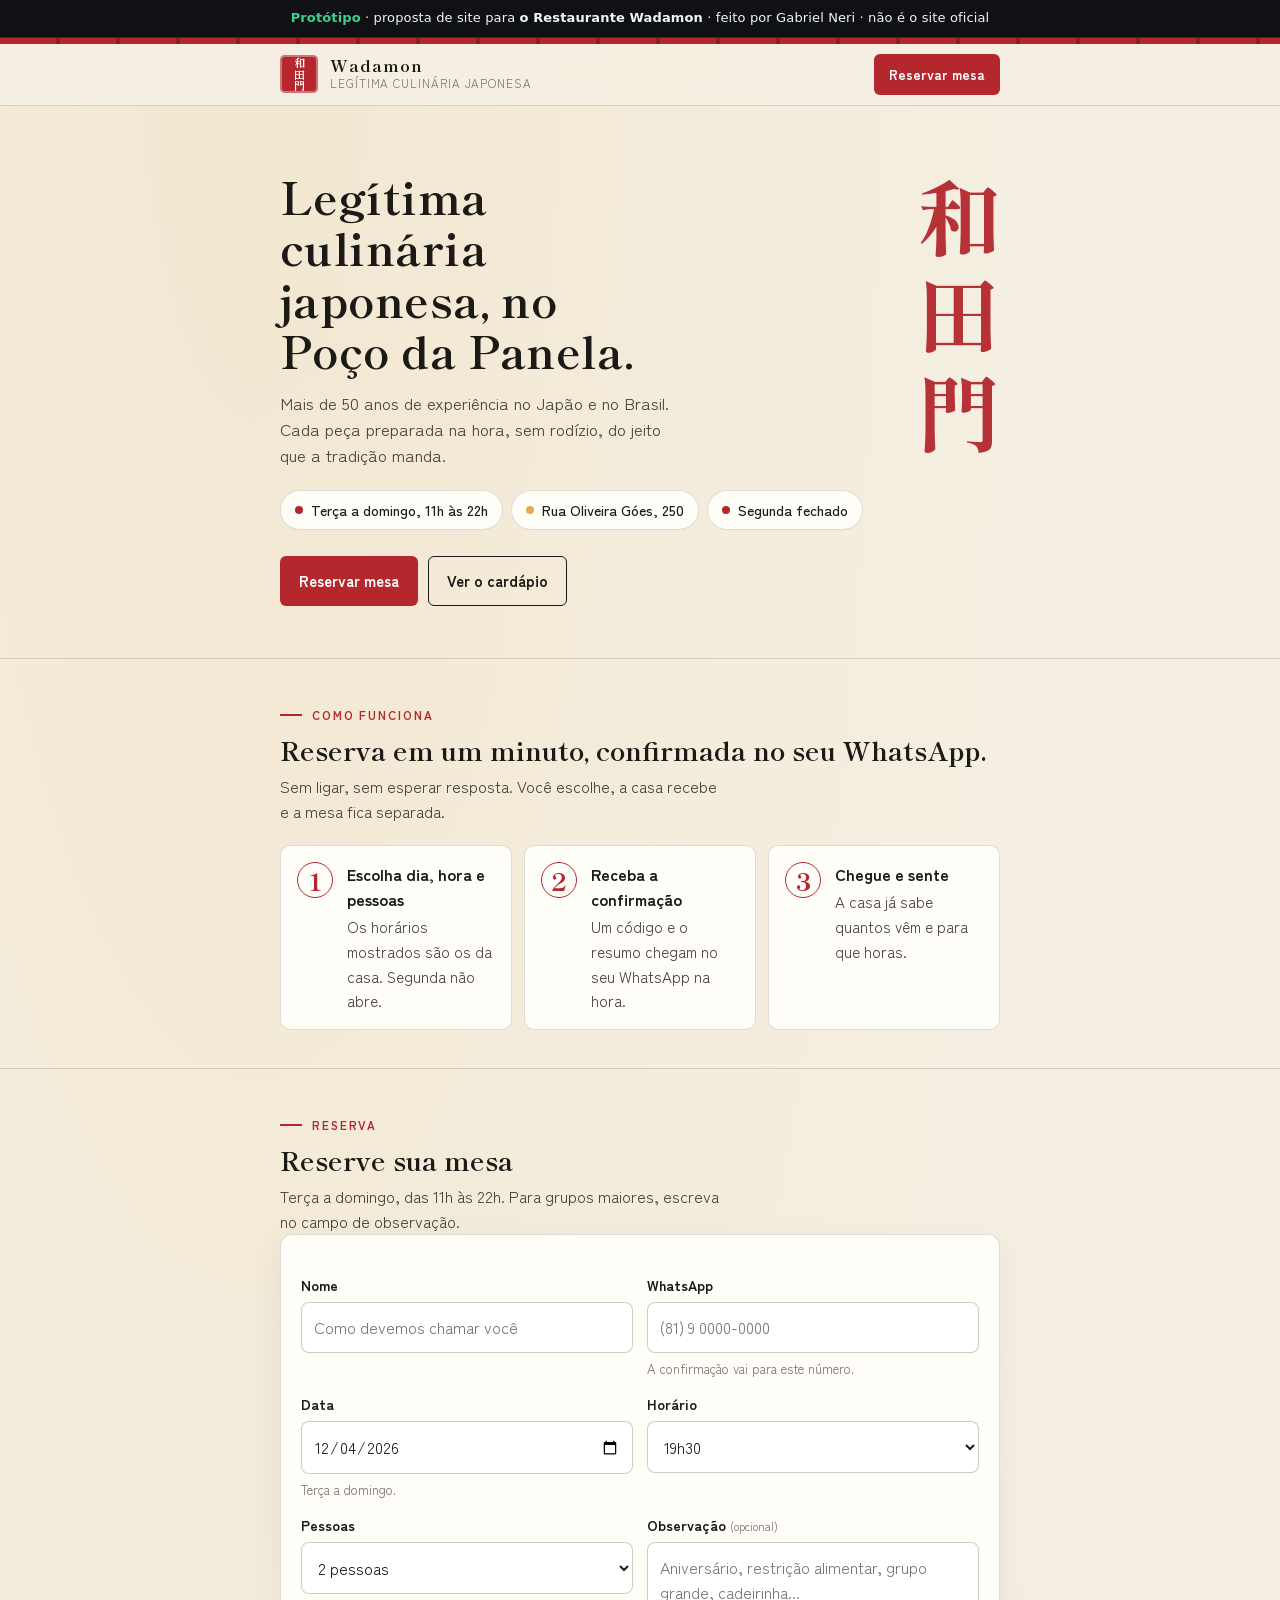
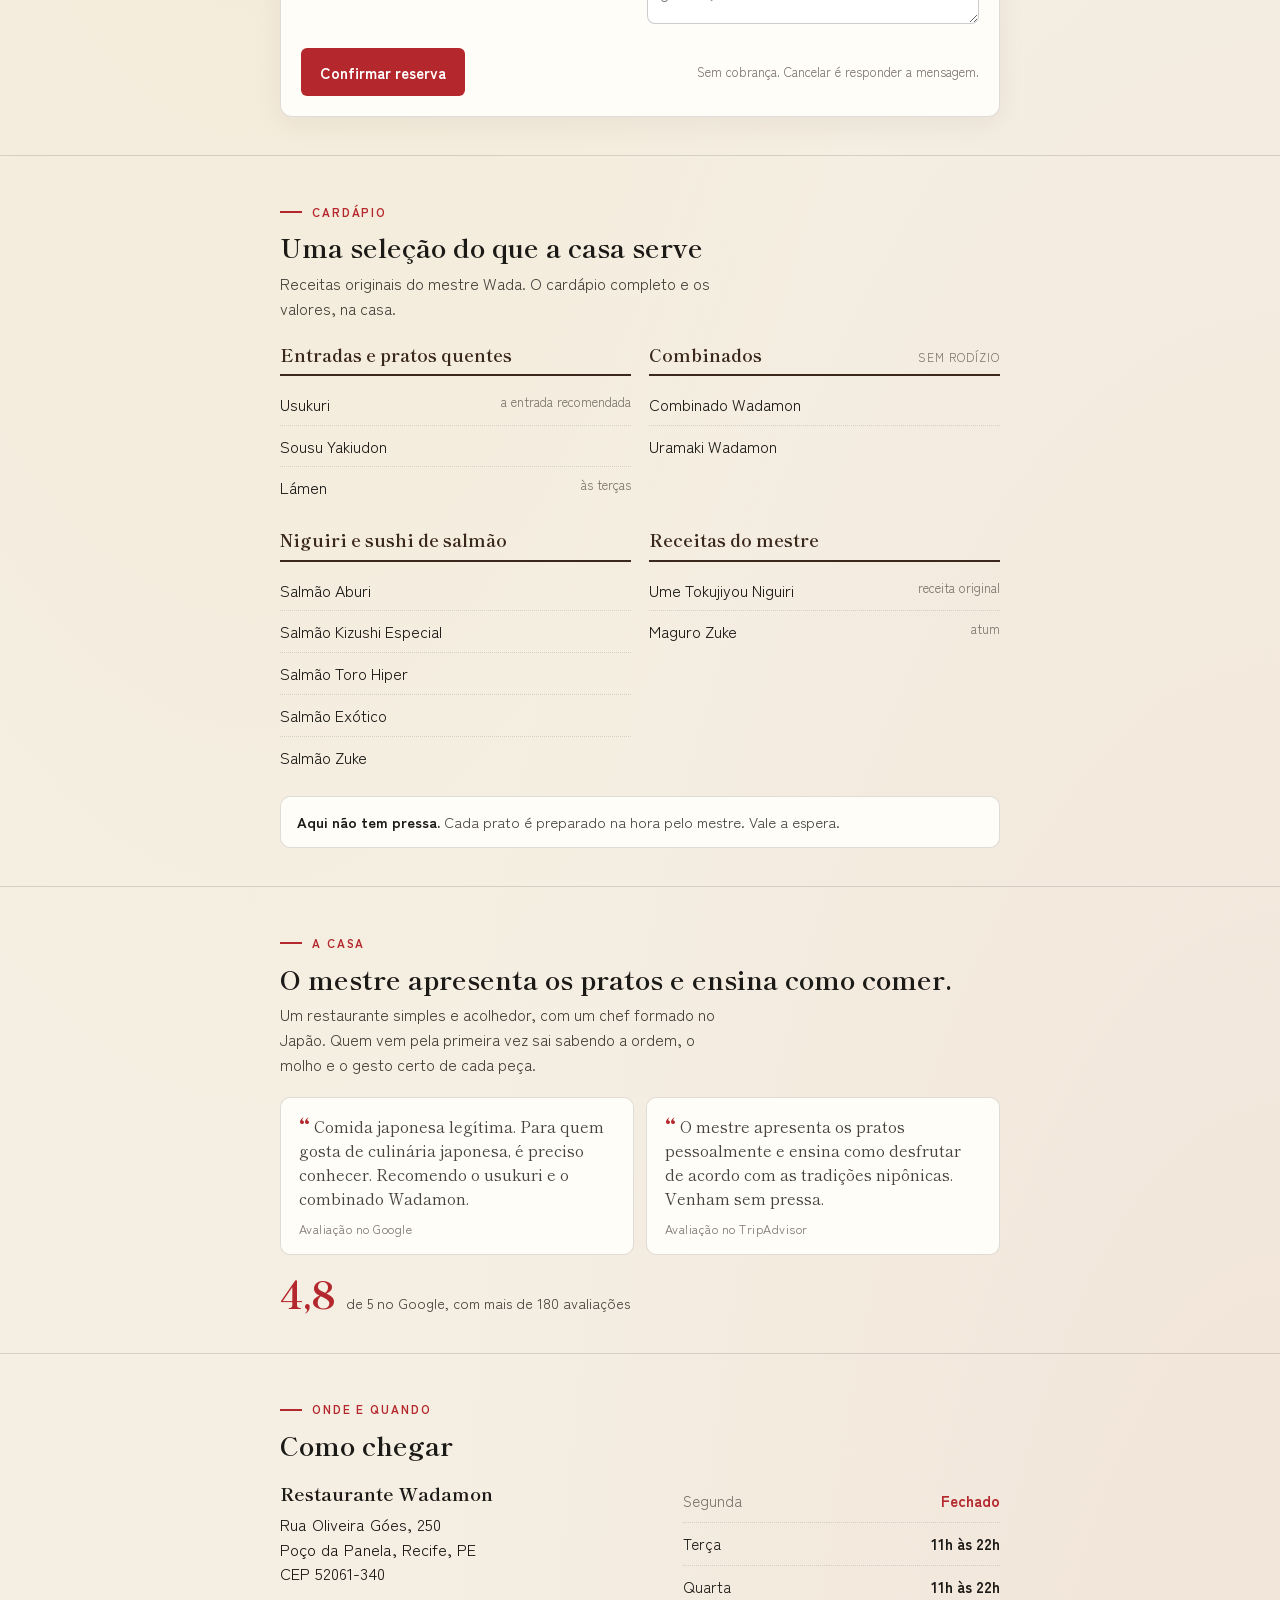
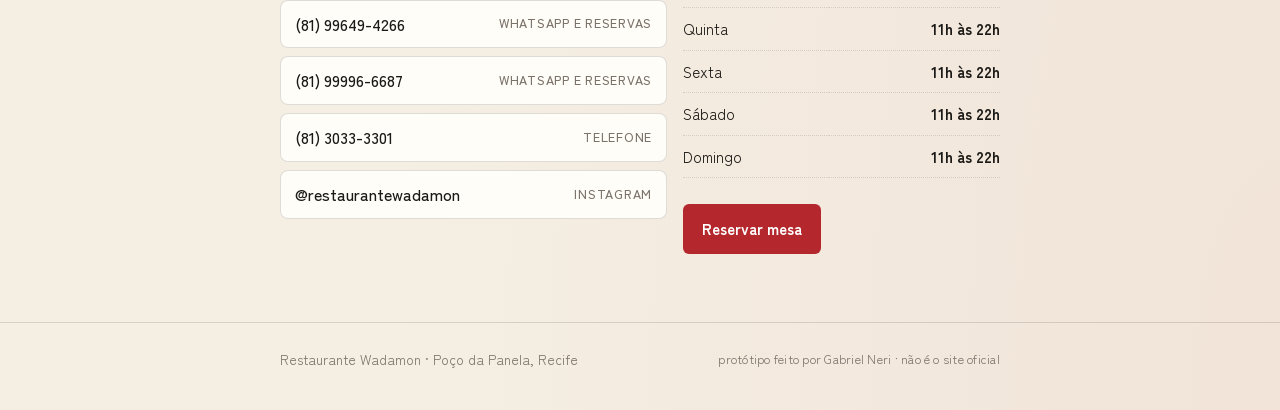
<file: wadamon/index.html>
<!DOCTYPE html>
<html lang="pt-BR">
<head>
<meta charset="utf-8">
<meta name="viewport" content="width=device-width, initial-scale=1">
<title>Restaurante Wadamon · Reservas · Poço da Panela, Recife</title>
<meta name="description" content="Legítima culinária japonesa no Poço da Panela, Recife. Terça a domingo, 11h às 22h. Reserve sua mesa com confirmação no WhatsApp.">
<link rel="preconnect" href="https://fonts.googleapis.com">
<link rel="preconnect" href="https://fonts.gstatic.com" crossorigin>
<link href="https://fonts.googleapis.com/css2?family=Shippori+Mincho:wght@500;700;800&family=Zen+Kaku+Gothic+New:wght@400;500;700&display=swap" rel="stylesheet">
<style>
  :root{
    --washi:#F5EFE3;
    --washi-2:#ECE3D1;
    --card:#FFFDF8;
    --sumi:#1C1A17;
    --sumi-2:#46423B;
    --mute:#7B736A;
    --shu:#B4282D;
    --shu-2:#8C1E23;
    --wood:#3B281C;
    --amber:#DFB04A;
    --ai:#2F4B72;
    --ok:#2E6B45;
    --line:rgba(28,26,23,.14);
    --serif:"Shippori Mincho","Noto Serif JP","Yu Mincho","Hiragino Mincho ProN",Georgia,"Times New Roman",serif;
    --sans:"Zen Kaku Gothic New","Noto Sans JP","Hiragino Sans","Segoe UI",system-ui,-apple-system,sans-serif;
  }
  *{box-sizing:border-box;margin:0;padding:0}
  html{scroll-behavior:smooth;-webkit-text-size-adjust:100%}
  body{
    font-family:var(--sans);
    color:var(--sumi);
    background:var(--washi);
    background-image:
      radial-gradient(ellipse at 20% 0%, rgba(223,176,74,.12), transparent 55%),
      radial-gradient(ellipse at 100% 100%, rgba(180,40,45,.06), transparent 50%);
    line-height:1.55;
    font-size:16px;
  }
  img,svg{max-width:100%;display:block}
  a{color:var(--ai)}
  .wrap{width:100%;max-width:760px;margin:0 auto;padding:0 20px}

  /* noren: a faixa vermelha do topo */
  .noren{height:6px;background:var(--shu);background-image:repeating-linear-gradient(90deg,var(--shu) 0 56px,var(--shu-2) 56px 60px)}

  header.top{
    position:sticky;top:0;z-index:20;
    background:rgba(245,239,227,.92);
    backdrop-filter:blur(8px);
    border-bottom:1px solid var(--line);
  }
  .top .wrap{display:flex;align-items:center;justify-content:space-between;gap:12px;padding-top:10px;padding-bottom:10px}
  .brand{display:flex;align-items:center;gap:12px;text-decoration:none;color:var(--sumi)}
  .hanko{
    width:38px;height:38px;flex:none;
    background:var(--shu);color:#fff;border-radius:5px;
    font-family:var(--serif);font-weight:700;font-size:11px;line-height:1;
    display:flex;align-items:center;justify-content:center;
    writing-mode:vertical-rl;letter-spacing:.05em;
    box-shadow:inset 0 0 0 2px rgba(255,255,255,.35);
  }
  .brand b{font-family:var(--serif);font-weight:700;font-size:1.05rem;letter-spacing:.06em;display:block;line-height:1.1}
  .brand small{display:block;color:var(--mute);font-size:.72rem;letter-spacing:.08em;text-transform:uppercase}
  .btn{
    display:inline-flex;align-items:center;justify-content:center;gap:8px;
    font-family:var(--sans);font-weight:700;font-size:.95rem;
    padding:12px 18px;border-radius:6px;border:1.5px solid transparent;
    cursor:pointer;text-decoration:none;transition:transform .08s ease,background .15s ease;
  }
  .btn:active{transform:translateY(1px)}
  .btn-shu{background:var(--shu);color:#fff}
  .btn-shu:hover{background:var(--shu-2)}
  .btn-ghost{background:transparent;color:var(--sumi);border-color:var(--sumi)}
  .btn-ghost:hover{background:rgba(28,26,23,.06)}
  .btn-sm{padding:9px 14px;font-size:.85rem;white-space:nowrap}
  @media (max-width:430px){.brand small{display:none}}

  /* hero */
  .hero{padding:44px 0 36px;position:relative;overflow:hidden}
  .hero .kanji{
    font-family:var(--serif);font-weight:800;color:var(--shu);
    font-size:3.4rem;line-height:1;letter-spacing:.12em;margin-bottom:18px;
  }
  .hero h1{
    font-family:var(--serif);font-weight:700;
    font-size:clamp(1.9rem,6vw,2.8rem);line-height:1.15;letter-spacing:.01em;
    max-width:14ch;
  }
  .hero p.lead{margin-top:14px;font-size:1.05rem;color:var(--sumi-2);max-width:44ch}
  .facts{display:flex;flex-wrap:wrap;gap:8px;margin-top:22px}
  .fact{
    display:inline-flex;align-items:center;gap:8px;
    background:var(--card);border:1px solid var(--line);border-radius:999px;
    padding:8px 14px;font-size:.9rem;font-weight:500;
  }
  .fact i{width:8px;height:8px;border-radius:50%;background:var(--shu);flex:none}
  .fact.amber i{background:var(--amber)}
  .cta{display:flex;flex-wrap:wrap;gap:10px;margin-top:26px}
  .hero .tate{
    display:none;
  }
  @media (min-width:720px){
    .hero{padding:64px 0 52px}
    .hero .wrap{display:grid;grid-template-columns:1fr auto;gap:32px;align-items:start}
    .hero .kanji{display:none}
    .hero .tate{
      display:block;font-family:var(--serif);font-weight:800;color:var(--shu);
      writing-mode:vertical-rl;font-size:5.2rem;line-height:1;letter-spacing:.18em;
      padding-top:6px;opacity:.95;
    }
  }

  /* seções */
  section{padding:38px 0}
  section + section{border-top:1px solid var(--line)}
  .eyebrow{
    display:inline-flex;align-items:center;gap:10px;
    font-size:.74rem;letter-spacing:.16em;text-transform:uppercase;color:var(--shu);font-weight:700;
    margin-bottom:10px;
  }
  .eyebrow::before{content:"";width:22px;height:2px;background:var(--shu)}
  h2{font-family:var(--serif);font-weight:700;font-size:1.65rem;line-height:1.2;margin-bottom:8px}
  .sub{color:var(--sumi-2);max-width:56ch}

  .steps{display:grid;gap:12px;margin-top:22px}
  .step{
    background:var(--card);border:1px solid var(--line);border-radius:10px;padding:16px;
    display:grid;grid-template-columns:auto 1fr;gap:14px;align-items:start;
  }
  .step .n{
    font-family:var(--serif);font-weight:800;color:var(--shu);font-size:1.5rem;line-height:1;
    width:36px;height:36px;border:1.5px solid var(--shu);border-radius:50%;
    display:flex;align-items:center;justify-content:center;padding-top:2px;
  }
  .step b{display:block;font-weight:700;margin-bottom:2px}
  .step span{color:var(--sumi-2);font-size:.95rem}
  @media (min-width:720px){.steps{grid-template-columns:repeat(3,1fr)}}

  /* formulário */
  .card{background:var(--card);border:1px solid var(--line);border-radius:12px;padding:20px;box-shadow:0 8px 30px rgba(59,40,28,.06)}
  form{display:grid;gap:14px;margin-top:20px}
  .row{display:grid;gap:14px}
  @media (min-width:560px){.row{grid-template-columns:1fr 1fr}}
  label{display:block;font-weight:700;font-size:.88rem;margin-bottom:6px}
  label small{font-weight:400;color:var(--mute)}
  input,select,textarea{
    width:100%;font:inherit;color:var(--sumi);
    background:#fff;border:1.5px solid rgba(28,26,23,.22);border-radius:8px;
    padding:12px 12px;min-height:46px;
  }
  textarea{min-height:82px;resize:vertical}
  input:focus,select:focus,textarea:focus{outline:none;border-color:var(--shu);box-shadow:0 0 0 3px rgba(180,40,45,.15)}
  .hint{font-size:.82rem;color:var(--mute);margin-top:6px}
  .err{
    display:none;background:#FBEBEC;border:1px solid rgba(180,40,45,.35);color:var(--shu-2);
    border-radius:8px;padding:10px 12px;font-size:.9rem;
  }
  .err.show{display:block}
  .form-foot{display:flex;flex-wrap:wrap;gap:10px;align-items:center;justify-content:space-between;margin-top:4px}
  .form-foot .hint{margin:0}

  /* confirmação */
  .confirm{display:none}
  .confirm.show{display:block}
  .confirm .stamp{
    display:inline-flex;align-items:center;gap:10px;
    color:var(--ok);font-weight:700;font-size:.9rem;letter-spacing:.06em;text-transform:uppercase;
  }
  .confirm .stamp i{width:10px;height:10px;border-radius:50%;background:var(--ok)}
  .confirm h3{font-family:var(--serif);font-size:1.5rem;margin:8px 0 14px}
  .kv{display:grid;grid-template-columns:auto 1fr;gap:6px 16px;font-size:.95rem}
  .kv dt{color:var(--mute)}
  .kv dd{font-weight:500}
  .code{
    font-family:var(--serif);font-weight:800;font-size:1.35rem;letter-spacing:.1em;color:var(--shu);
    border:1.5px dashed var(--shu);border-radius:8px;padding:10px 14px;display:inline-block;margin:14px 0;
  }
  .msg{
    background:var(--washi-2);border-left:4px solid var(--amber);border-radius:0 8px 8px 0;
    padding:12px 14px;font-size:.92rem;white-space:pre-line;color:var(--sumi-2);
  }
  .msg b{display:block;color:var(--sumi);font-size:.78rem;letter-spacing:.12em;text-transform:uppercase;margin-bottom:6px}
  .confirm .cta{margin-top:18px}

  /* lista da casa */
  .house{display:none;margin-top:22px}
  .house.show{display:block}
  .house-head{display:flex;flex-wrap:wrap;align-items:center;justify-content:space-between;gap:10px;margin-bottom:12px}
  .house-head h3{font-family:var(--serif);font-size:1.25rem}
  .badge{display:inline-block;background:var(--wood);color:#fff;border-radius:999px;padding:2px 10px;font-size:.78rem;font-weight:700;margin-left:6px}
  .day{margin-top:14px}
  .day h4{font-size:.8rem;letter-spacing:.14em;text-transform:uppercase;color:var(--mute);padding-bottom:6px;border-bottom:1px solid var(--line);margin-bottom:6px}
  .res{
    display:grid;grid-template-columns:auto 1fr auto;gap:6px 12px;align-items:center;
    padding:10px 0;border-bottom:1px dashed var(--line);font-size:.93rem;
  }
  .res .t{font-family:var(--serif);font-weight:800;font-size:1.05rem;color:var(--shu);min-width:52px}
  .res .who b{display:block}
  .res .who span{color:var(--mute);font-size:.85rem}
  .res .pp{font-weight:700;white-space:nowrap}
  .res .pp small{display:block;color:var(--mute);font-weight:400;font-size:.75rem;text-align:right}
  .empty{color:var(--mute);font-size:.92rem;padding:14px 0}
  .demo-note{font-size:.8rem;color:var(--mute);margin-top:12px}

  /* cardápio */
  .menu{display:grid;gap:18px;margin-top:20px}
  @media (min-width:720px){.menu{grid-template-columns:1fr 1fr}}
  .group h3{
    font-family:var(--serif);font-size:1.1rem;color:var(--wood);
    padding-bottom:6px;border-bottom:2px solid var(--wood);margin-bottom:8px;
    display:flex;justify-content:space-between;align-items:baseline;gap:10px;
  }
  .group h3 span{font-family:var(--sans);font-weight:400;font-size:.75rem;color:var(--mute);letter-spacing:.08em;text-transform:uppercase}
  .group ul{list-style:none}
  .group li{padding:8px 0;border-bottom:1px dotted var(--line);display:flex;justify-content:space-between;gap:12px}
  .group li:last-child{border-bottom:0}
  .group li em{font-style:normal;color:var(--mute);font-size:.82rem;white-space:nowrap}
  .note{
    margin-top:18px;background:var(--card);border:1px solid var(--line);border-radius:10px;
    padding:14px 16px;font-size:.92rem;color:var(--sumi-2);
  }
  .note b{color:var(--sumi)}

  /* a casa */
  .quotes{display:grid;gap:12px;margin-top:20px}
  @media (min-width:720px){.quotes{grid-template-columns:1fr 1fr}}
  blockquote{
    background:var(--card);border:1px solid var(--line);border-radius:10px;padding:16px 18px;
    font-family:var(--serif);font-size:1rem;line-height:1.5;color:var(--sumi-2);
  }
  blockquote::before{content:"“";font-size:2rem;color:var(--shu);line-height:0;vertical-align:-.35em;margin-right:4px}
  blockquote footer{font-family:var(--sans);font-size:.78rem;color:var(--mute);margin-top:10px;letter-spacing:.04em}
  .score{display:flex;align-items:baseline;gap:10px;margin-top:18px}
  .score b{font-family:var(--serif);font-size:2.4rem;color:var(--shu);line-height:1}
  .score span{color:var(--sumi-2);font-size:.9rem}

  /* contato */
  .contact{display:grid;gap:16px;margin-top:20px}
  @media (min-width:720px){.contact{grid-template-columns:1.1fr .9fr}}
  .hours{width:100%;border-collapse:collapse;font-size:.95rem}
  .hours td{padding:9px 0;border-bottom:1px dotted var(--line)}
  .hours td:last-child{text-align:right;font-weight:700}
  .hours tr.closed td{color:var(--mute)}
  .hours tr.closed td:last-child{color:var(--shu);font-weight:700}
  .addr{font-size:1.02rem;line-height:1.5}
  .addr b{font-family:var(--serif);font-size:1.15rem;display:block;margin-bottom:4px}
  .phones{list-style:none;margin-top:14px;display:grid;gap:8px}
  .phones a{
    display:flex;align-items:center;justify-content:space-between;gap:10px;
    text-decoration:none;color:var(--sumi);background:var(--card);border:1px solid var(--line);
    border-radius:8px;padding:11px 14px;font-weight:500;
  }
  .phones a span{font-size:.78rem;color:var(--mute);letter-spacing:.06em;text-transform:uppercase}
  .phones a:hover{border-color:var(--shu)}

  footer.site{
    margin-top:30px;padding:26px 0 40px;border-top:1px solid var(--line);
    color:var(--mute);font-size:.85rem;
  }
  footer.site .wrap{display:flex;flex-wrap:wrap;gap:8px 20px;justify-content:space-between;align-items:center}
  footer.site .demo{font-size:.78rem;letter-spacing:.02em}
  .sr{position:absolute;left:-9999px}
</style>
</head>
<body>
<div id="faixa-prototipo" style="background:#0f1115;color:#f2f5f7;font:13px/1.45 system-ui,sans-serif;text-align:center;padding:9px 14px;letter-spacing:.01em;border-bottom:1px solid #2a2e36"><strong style="color:#3ecf8e">Protótipo</strong> · proposta de site para <strong>o Restaurante Wadamon</strong> · feito por Gabriel Neri · não é o site oficial</div>

<div class="noren" aria-hidden="true"></div>

<header class="top">
  <div class="wrap">
    <a class="brand" href="#topo" aria-label="Restaurante Wadamon">
      <span class="hanko" aria-hidden="true">和田門</span>
      <span><b>Wadamon</b><small>Legítima culinária japonesa</small></span>
    </a>
    <a class="btn btn-shu btn-sm" href="#reservar">Reservar mesa</a>
  </div>
</header>

<main id="topo">

  <section class="hero">
    <div class="wrap">
      <div>
        <div class="kanji" aria-hidden="true">和田門</div>
        <h1>Legítima culinária japonesa, no Poço da Panela.</h1>
        <p class="lead">Mais de 50 anos de experiência no Japão e no Brasil. Cada peça preparada na hora, sem rodízio, do jeito que a tradição manda.</p>
        <div class="facts" aria-label="Informações rápidas">
          <span class="fact"><i></i>Terça a domingo, 11h às 22h</span>
          <span class="fact amber"><i></i>Rua Oliveira Góes, 250</span>
          <span class="fact"><i></i>Segunda fechado</span>
        </div>
        <div class="cta">
          <a class="btn btn-shu" href="#reservar">Reservar mesa</a>
          <a class="btn btn-ghost" href="#cardapio">Ver o cardápio</a>
        </div>
      </div>
      <div class="tate" aria-hidden="true">和田門</div>
    </div>
  </section>

  <section id="como">
    <div class="wrap">
      <div class="eyebrow">Como funciona</div>
      <h2>Reserva em um minuto, confirmada no seu WhatsApp.</h2>
      <p class="sub">Sem ligar, sem esperar resposta. Você escolhe, a casa recebe e a mesa fica separada.</p>
      <div class="steps">
        <div class="step"><div class="n">1</div><div><b>Escolha dia, hora e pessoas</b><span>Os horários mostrados são os da casa. Segunda não abre.</span></div></div>
        <div class="step"><div class="n">2</div><div><b>Receba a confirmação</b><span>Um código e o resumo chegam no seu WhatsApp na hora.</span></div></div>
        <div class="step"><div class="n">3</div><div><b>Chegue e sente</b><span>A casa já sabe quantos vêm e para que horas.</span></div></div>
      </div>
    </div>
  </section>

  <section id="reservar">
    <div class="wrap">
      <div class="eyebrow">Reserva</div>
      <h2>Reserve sua mesa</h2>
      <p class="sub">Terça a domingo, das 11h às 22h. Para grupos maiores, escreva no campo de observação.</p>

      <div class="card">
        <form id="form" novalidate>
          <div class="row">
            <div>
              <label for="nome">Nome</label>
              <input id="nome" name="nome" type="text" autocomplete="name" placeholder="Como devemos chamar você" required>
            </div>
            <div>
              <label for="zap">WhatsApp</label>
              <input id="zap" name="zap" type="tel" inputmode="tel" autocomplete="tel" placeholder="(81) 9 0000-0000" required>
              <div class="hint">A confirmação vai para este número.</div>
            </div>
          </div>
          <div class="row">
            <div>
              <label for="data">Data</label>
              <input id="data" name="data" type="date" required>
              <div class="hint" id="data-hint">Terça a domingo.</div>
            </div>
            <div>
              <label for="hora">Horário</label>
              <select id="hora" name="hora" required></select>
            </div>
          </div>
          <div class="row">
            <div>
              <label for="pessoas">Pessoas</label>
              <select id="pessoas" name="pessoas" required></select>
            </div>
            <div>
              <label for="obs">Observação <small>(opcional)</small></label>
              <textarea id="obs" name="obs" placeholder="Aniversário, restrição alimentar, grupo grande, cadeirinha..."></textarea>
            </div>
          </div>
          <div class="err" id="err" role="alert"></div>
          <div class="form-foot">
            <button class="btn btn-shu" type="submit">Confirmar reserva</button>
            <div class="hint">Sem cobrança. Cancelar é responder a mensagem.</div>
          </div>
        </form>

        <div class="confirm" id="confirm" aria-live="polite">
          <div class="stamp"><i></i>Reserva confirmada</div>
          <h3 id="c-title">Até logo.</h3>
          <dl class="kv">
            <dt>Quando</dt><dd id="c-quando"></dd>
            <dt>Mesa para</dt><dd id="c-pessoas"></dd>
            <dt>Nome</dt><dd id="c-nome"></dd>
            <dt>WhatsApp</dt><dd id="c-zap"></dd>
            <dt>Observação</dt><dd id="c-obs"></dd>
          </dl>
          <div class="code" id="c-code"></div>
          <div class="msg"><b>Mensagem que chega no seu WhatsApp</b><span id="c-msg"></span></div>
          <div class="cta">
            <button class="btn btn-ghost" type="button" id="btn-nova">Fazer outra reserva</button>
            <button class="btn btn-shu" type="button" id="btn-casa">Ver como a casa vê</button>
          </div>
        </div>
      </div>

      <div class="house" id="house">
        <div class="card">
          <div class="house-head">
            <h3>Lista da casa <span class="badge" id="house-count">0</span></h3>
            <div style="display:flex;gap:8px;flex-wrap:wrap">
              <button class="btn btn-ghost btn-sm" type="button" id="btn-fechar">Fechar</button>
              <button class="btn btn-ghost btn-sm" type="button" id="btn-limpar">Limpar demonstração</button>
            </div>
          </div>
          <p class="sub" style="font-size:.92rem">O que a cozinha e o salão veem antes de abrir: quem vem, a que horas, quantos, e o que pediram de observação. Ninguém precisou atender o telefone.</p>
          <div id="house-list"></div>
          <p class="demo-note">Demonstração: as reservas ficam guardadas só neste navegador. Na versão real, a casa acessa a lista de qualquer celular e recebe aviso a cada reserva nova.</p>
        </div>
      </div>
    </div>
  </section>

  <section id="cardapio">
    <div class="wrap">
      <div class="eyebrow">Cardápio</div>
      <h2>Uma seleção do que a casa serve</h2>
      <p class="sub">Receitas originais do mestre Wada. O cardápio completo e os valores, na casa.</p>
      <div class="menu">
        <div class="group">
          <h3>Entradas e pratos quentes</h3>
          <ul>
            <li>Usukuri <em>a entrada recomendada</em></li>
            <li>Sousu Yakiudon</li>
            <li>Lámen <em>às terças</em></li>
          </ul>
        </div>
        <div class="group">
          <h3>Combinados <span>sem rodízio</span></h3>
          <ul>
            <li>Combinado Wadamon</li>
            <li>Uramaki Wadamon</li>
          </ul>
        </div>
        <div class="group">
          <h3>Niguiri e sushi de salmão</h3>
          <ul>
            <li>Salmão Aburi</li>
            <li>Salmão Kizushi Especial</li>
            <li>Salmão Toro Hiper</li>
            <li>Salmão Exótico</li>
            <li>Salmão Zuke</li>
          </ul>
        </div>
        <div class="group">
          <h3>Receitas do mestre</h3>
          <ul>
            <li>Ume Tokujiyou Niguiri <em>receita original</em></li>
            <li>Maguro Zuke <em>atum</em></li>
          </ul>
        </div>
      </div>
      <div class="note"><b>Aqui não tem pressa.</b> Cada prato é preparado na hora pelo mestre. Vale a espera.</div>
    </div>
  </section>

  <section id="casa">
    <div class="wrap">
      <div class="eyebrow">A casa</div>
      <h2>O mestre apresenta os pratos e ensina como comer.</h2>
      <p class="sub">Um restaurante simples e acolhedor, com um chef formado no Japão. Quem vem pela primeira vez sai sabendo a ordem, o molho e o gesto certo de cada peça.</p>
      <div class="quotes">
        <blockquote>Comida japonesa legítima. Para quem gosta de culinária japonesa, é preciso conhecer. Recomendo o usukuri e o combinado Wadamon.<footer>Avaliação no Google</footer></blockquote>
        <blockquote>O mestre apresenta os pratos pessoalmente e ensina como desfrutar de acordo com as tradições nipônicas. Venham sem pressa.<footer>Avaliação no TripAdvisor</footer></blockquote>
      </div>
      <div class="score"><b>4,8</b><span>de 5 no Google, com mais de 180 avaliações</span></div>
    </div>
  </section>

  <section id="contato">
    <div class="wrap">
      <div class="eyebrow">Onde e quando</div>
      <h2>Como chegar</h2>
      <div class="contact">
        <div>
          <p class="addr"><b>Restaurante Wadamon</b>Rua Oliveira Góes, 250<br>Poço da Panela, Recife, PE<br>CEP 52061-340</p>
          <ul class="phones">
            <li><a href="https://wa.me/5581996494266" target="_blank" rel="noopener">(81) 99649-4266 <span>WhatsApp e reservas</span></a></li>
            <li><a href="https://wa.me/5581999966687" target="_blank" rel="noopener">(81) 99996-6687 <span>WhatsApp e reservas</span></a></li>
            <li><a href="tel:+558130333301">(81) 3033-3301 <span>Telefone</span></a></li>
            <li><a href="https://www.instagram.com/restaurantewadamon/" target="_blank" rel="noopener">@restaurantewadamon <span>Instagram</span></a></li>
          </ul>
        </div>
        <div>
          <table class="hours" aria-label="Horário de funcionamento">
            <tbody>
              <tr class="closed"><td>Segunda</td><td>Fechado</td></tr>
              <tr><td>Terça</td><td>11h às 22h</td></tr>
              <tr><td>Quarta</td><td>11h às 22h</td></tr>
              <tr><td>Quinta</td><td>11h às 22h</td></tr>
              <tr><td>Sexta</td><td>11h às 22h</td></tr>
              <tr><td>Sábado</td><td>11h às 22h</td></tr>
              <tr><td>Domingo</td><td>11h às 22h</td></tr>
            </tbody>
          </table>
          <div class="cta"><a class="btn btn-shu" href="#reservar">Reservar mesa</a></div>
        </div>
      </div>
    </div>
  </section>

</main>

<footer class="site">
  <div class="wrap">
    <span>Restaurante Wadamon · Poço da Panela, Recife</span>
    <span class="demo">protótipo feito por Gabriel Neri · não é o site oficial</span>
  </div>
</footer>

<script>
(function(){
  var KEY = 'wadamon-demo-reservas';
  var form = document.getElementById('form');
  var err = document.getElementById('err');
  var confirmBox = document.getElementById('confirm');
  var house = document.getElementById('house');
  var dataEl = document.getElementById('data');
  var horaEl = document.getElementById('hora');
  var pessoasEl = document.getElementById('pessoas');

  // horários da casa: 11h às 22h, último assento 21h30
  for (var h = 11; h <= 21; h++) {
    ['00','30'].forEach(function(m){
      var v = (h < 10 ? '0' + h : h) + ':' + m;
      var o = document.createElement('option');
      o.value = v; o.textContent = v.replace(':', 'h');
      horaEl.appendChild(o);
    });
  }
  horaEl.value = '19:30';

  for (var p = 1; p <= 12; p++) {
    var op = document.createElement('option');
    op.value = p; op.textContent = p + (p === 1 ? ' pessoa' : ' pessoas');
    pessoasEl.appendChild(op);
  }
  pessoasEl.value = '2';

  function pad(n){ return n < 10 ? '0' + n : '' + n; }
  function today(){ var d = new Date(); return d.getFullYear() + '-' + pad(d.getMonth()+1) + '-' + pad(d.getDate()); }
  function parseDate(s){ var p = s.split('-'); return new Date(+p[0], +p[1]-1, +p[2]); }
  dataEl.min = today();

  // data padrão: hoje, ou terça se hoje for segunda
  (function(){
    var d = new Date();
    if (d.getDay() === 1) d.setDate(d.getDate() + 1);
    dataEl.value = d.getFullYear() + '-' + pad(d.getMonth()+1) + '-' + pad(d.getDate());
  })();

  dataEl.addEventListener('change', function(){
    if (!dataEl.value) return;
    var hint = document.getElementById('data-hint');
    if (parseDate(dataEl.value).getDay() === 1) {
      hint.textContent = 'A casa não abre às segundas. Escolha outro dia.';
      hint.style.color = '#8C1E23';
    } else {
      hint.textContent = 'Terça a domingo.';
      hint.style.color = '';
    }
  });

  function load(){ try { return JSON.parse(localStorage.getItem(KEY) || '[]'); } catch(e){ return []; } }
  function save(list){ try { localStorage.setItem(KEY, JSON.stringify(list)); } catch(e){} }

  function code(d){
    var chars = 'ABCDEFGHJKLMNPQRSTUVWXYZ23456789', s = '';
    for (var i = 0; i < 4; i++) s += chars.charAt(Math.floor(Math.random() * chars.length));
    return 'WD-' + pad(d.getMonth()+1) + pad(d.getDate()) + '-' + s;
  }

  function fmtLong(d){
    var s = d.toLocaleDateString('pt-BR', { weekday:'long', day:'numeric', month:'long' });
    return s.charAt(0).toUpperCase() + s.slice(1);
  }
  function fmtShort(d){
    var s = d.toLocaleDateString('pt-BR', { weekday:'short', day:'2-digit', month:'2-digit' });
    return s.replace('.', '');
  }
  function fmtHora(h){ return h.replace(':', 'h'); }

  function showErr(msg){ err.textContent = msg; err.classList.add('show'); }
  function clearErr(){ err.textContent = ''; err.classList.remove('show'); }

  form.addEventListener('submit', function(ev){
    ev.preventDefault();
    clearErr();
    var nome = form.nome.value.trim();
    var zap = form.zap.value.trim();
    var data = form.data.value;
    var hora = form.hora.value;
    var pessoas = parseInt(form.pessoas.value, 10);
    var obs = form.obs.value.trim();

    if (!nome) return showErr('Diga seu nome para a casa saber quem chega.');
    if (zap.replace(/\D/g,'').length < 10) return showErr('Confira o WhatsApp: precisa do DDD e do número completo.');
    if (!data) return showErr('Escolha a data da reserva.');
    var d = parseDate(data);
    if (d.getDay() === 1) return showErr('A casa não abre às segundas. Escolha de terça a domingo.');
    if (data < today()) return showErr('Essa data já passou.');

    var r = { code: code(d), nome: nome, zap: zap, data: data, hora: hora, pessoas: pessoas, obs: obs, em: new Date().toISOString() };
    var list = load(); list.push(r); save(list);

    var quando = fmtLong(d) + ', às ' + fmtHora(hora);
    document.getElementById('c-title').textContent = 'Até ' + fmtLong(d).split(',')[0].toLowerCase() + ', ' + nome.split(' ')[0] + '.';
    document.getElementById('c-quando').textContent = quando;
    document.getElementById('c-pessoas').textContent = pessoas + (pessoas === 1 ? ' pessoa' : ' pessoas');
    document.getElementById('c-nome').textContent = nome;
    document.getElementById('c-zap').textContent = zap;
    document.getElementById('c-obs').textContent = obs || 'nenhuma';
    document.getElementById('c-code').textContent = r.code;
    document.getElementById('c-msg').textContent =
      'Wadamon: reserva confirmada.\n' +
      quando + ', mesa para ' + pessoas + '.\n' +
      'Código ' + r.code + '.\n' +
      'Rua Oliveira Góes, 250, Poço da Panela.\n' +
      'Se precisar mudar ou cancelar, é só responder esta mensagem.';

    form.style.display = 'none';
    confirmBox.classList.add('show');
    renderHouse();
    confirmBox.scrollIntoView({ behavior:'smooth', block:'start' });
  });

  document.getElementById('btn-nova').addEventListener('click', function(){
    form.reset();
    horaEl.value = '19:30'; pessoasEl.value = '2';
    var d = new Date(); if (d.getDay() === 1) d.setDate(d.getDate()+1);
    dataEl.value = d.getFullYear() + '-' + pad(d.getMonth()+1) + '-' + pad(d.getDate());
    confirmBox.classList.remove('show');
    form.style.display = '';
    form.scrollIntoView({ behavior:'smooth', block:'start' });
  });

  document.getElementById('btn-casa').addEventListener('click', function(){
    house.classList.add('show'); renderHouse();
    house.scrollIntoView({ behavior:'smooth', block:'start' });
  });
  document.getElementById('btn-fechar').addEventListener('click', function(){ house.classList.remove('show'); });
  document.getElementById('btn-limpar').addEventListener('click', function(){ save([]); renderHouse(); });

  function renderHouse(){
    var list = load().slice().sort(function(a,b){ return (a.data + a.hora) < (b.data + b.hora) ? -1 : 1; });
    document.getElementById('house-count').textContent = list.length;
    var out = document.getElementById('house-list');
    out.innerHTML = '';
    if (!list.length) { out.innerHTML = '<p class="empty">Nenhuma reserva ainda. Faça uma acima para ver como aparece aqui.</p>'; return; }
    var byDay = {};
    list.forEach(function(r){ (byDay[r.data] = byDay[r.data] || []).push(r); });
    Object.keys(byDay).sort().forEach(function(day){
      var d = parseDate(day);
      var total = byDay[day].reduce(function(s,r){ return s + r.pessoas; }, 0);
      var wrap = document.createElement('div'); wrap.className = 'day';
      var h4 = document.createElement('h4'); h4.textContent = fmtLong(d) + ' · ' + byDay[day].length + (byDay[day].length === 1 ? ' reserva' : ' reservas') + ' · ' + total + ' lugares';
      wrap.appendChild(h4);
      byDay[day].forEach(function(r){
        var row = document.createElement('div'); row.className = 'res';
        var t = document.createElement('div'); t.className = 't'; t.textContent = fmtHora(r.hora);
        var who = document.createElement('div'); who.className = 'who';
        var b = document.createElement('b'); b.textContent = r.nome;
        var s = document.createElement('span'); s.textContent = r.zap + (r.obs ? ' · ' + r.obs : '');
        who.appendChild(b); who.appendChild(s);
        var pp = document.createElement('div'); pp.className = 'pp'; pp.textContent = r.pessoas + (r.pessoas === 1 ? ' pessoa' : ' pessoas');
        var sm = document.createElement('small'); sm.textContent = r.code; pp.appendChild(sm);
        row.appendChild(t); row.appendChild(who); row.appendChild(pp);
        wrap.appendChild(row);
      });
      out.appendChild(wrap);
    });
  }
  renderHouse();
})();
</script>
</body>
</html>
</file>
